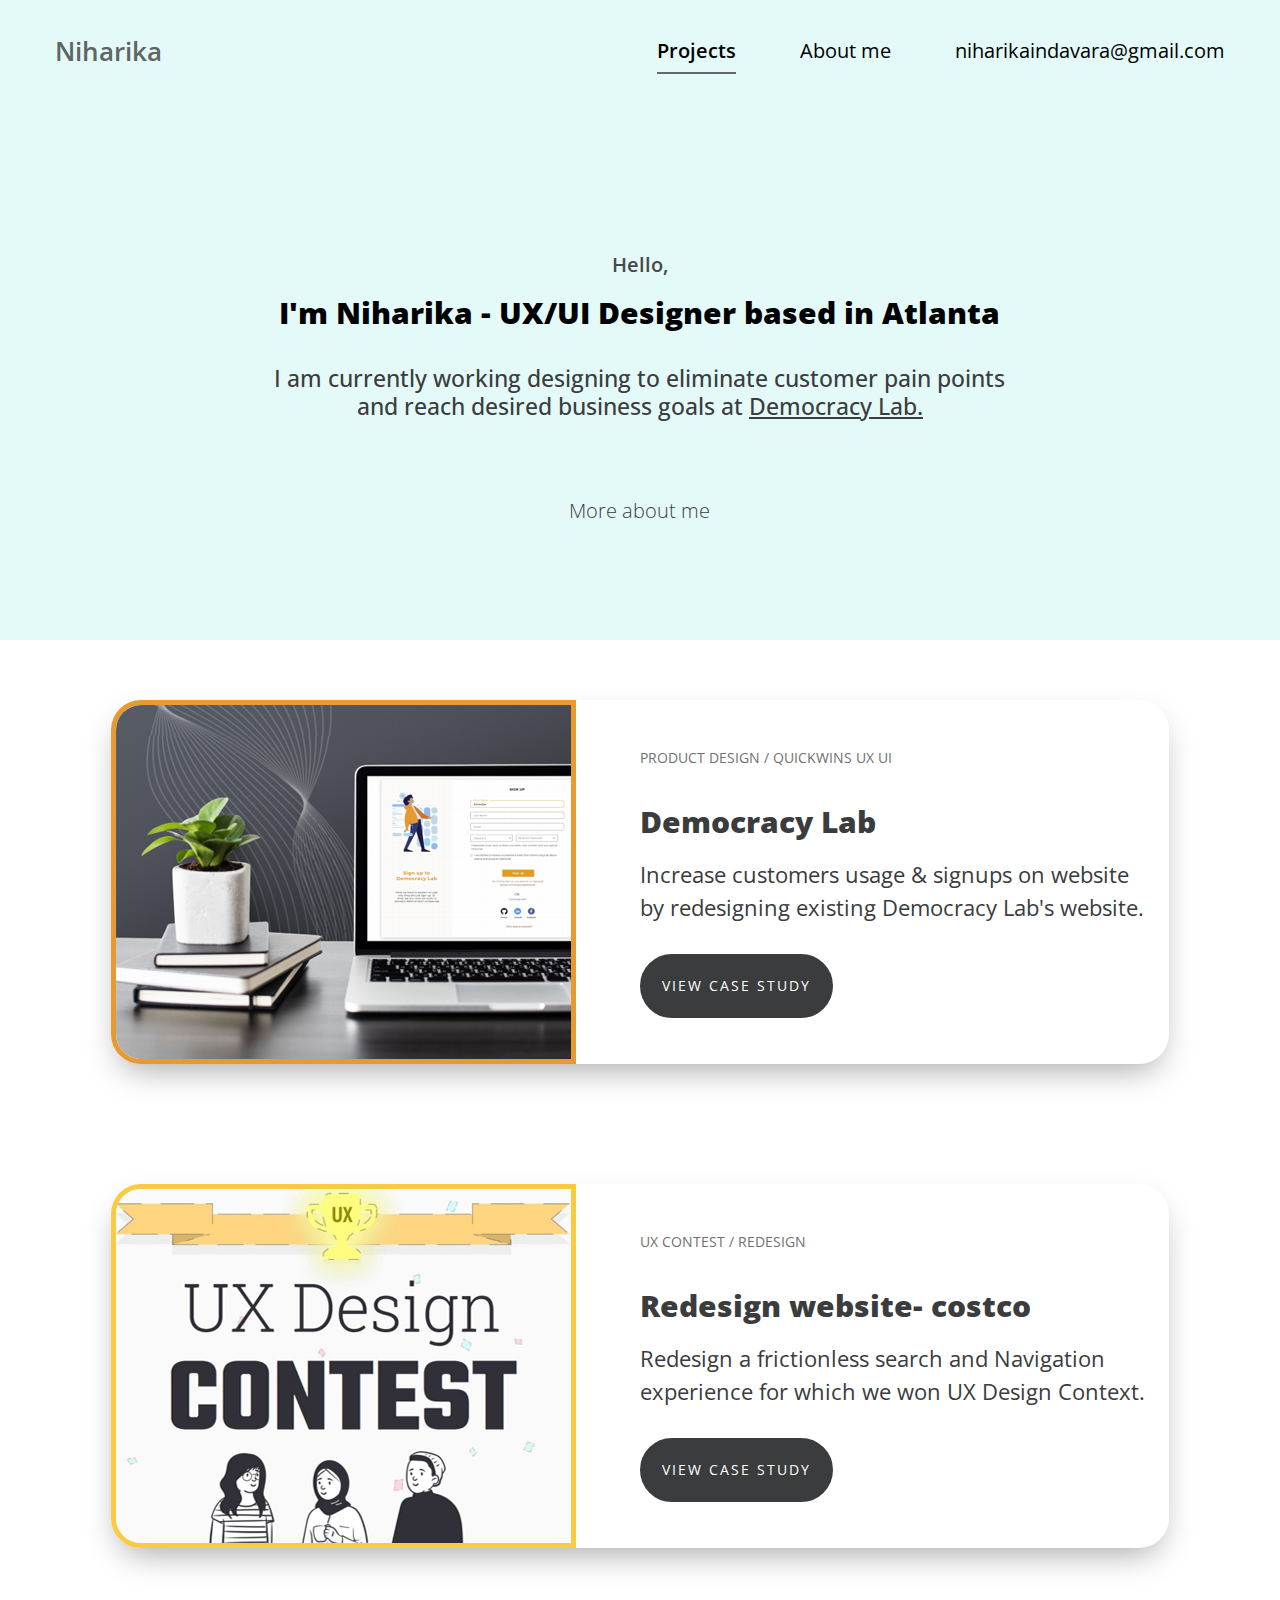
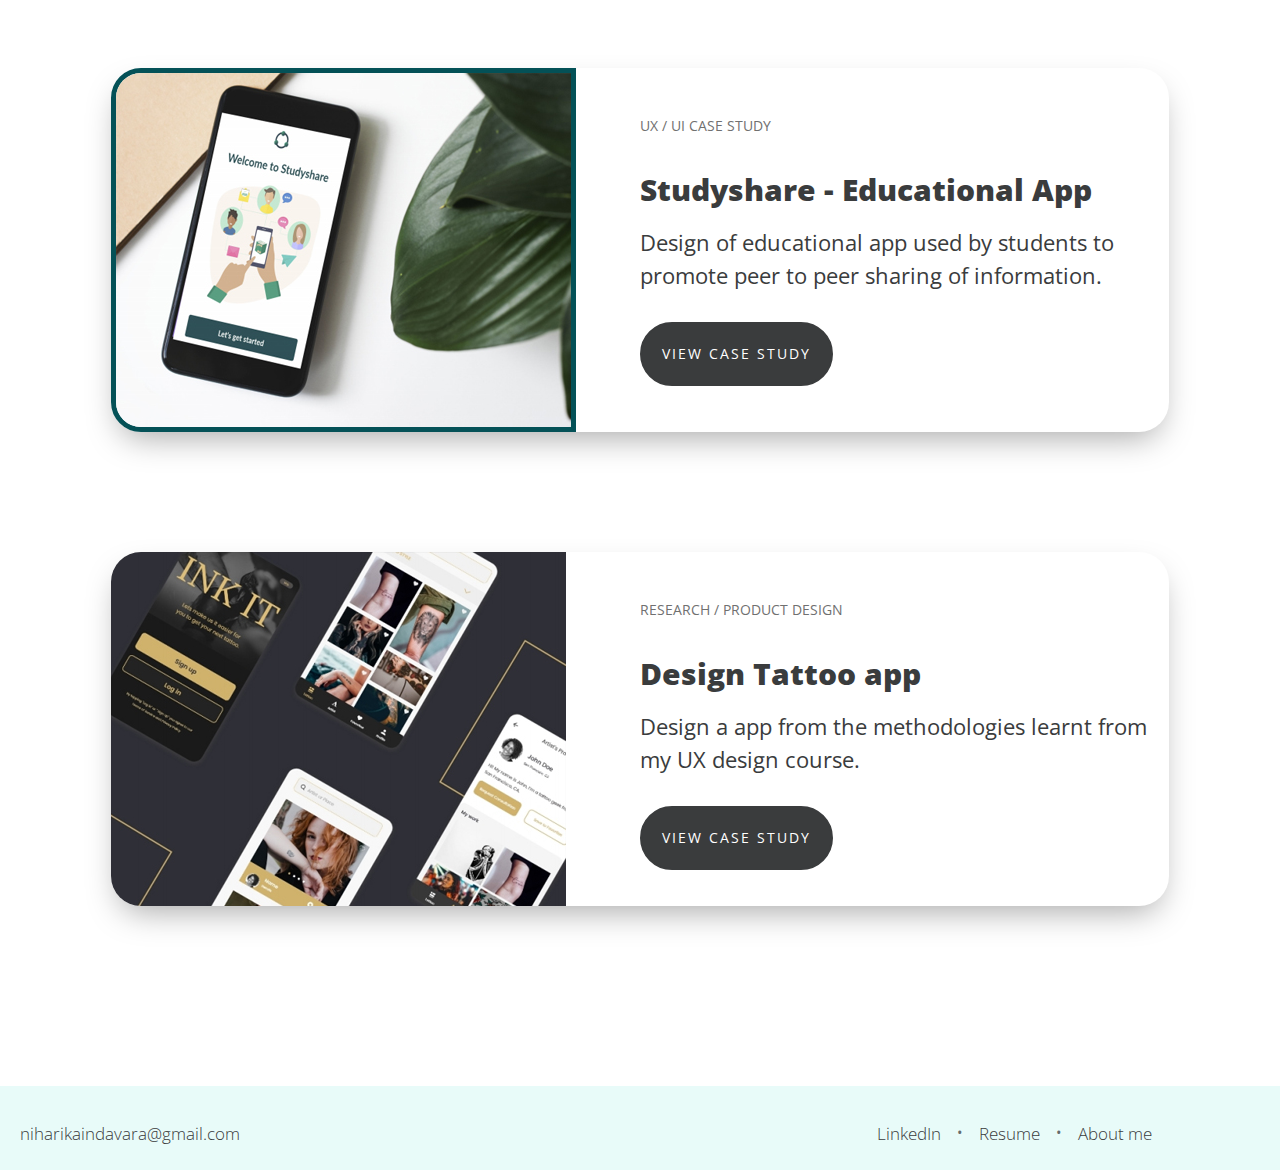
<file: index.html>
<!DOCTYPE HTML>
<html>
	<head>
	<meta charset="utf-8">
	<meta http-equiv="X-UA-Compatible" content="IE=edge">
	<title>Niharika Indavara</title>
	<meta name="viewport" content="width=device-width, initial-scale=1">
	<meta name="description" content="Niharika Indavara" />
	<meta name="keywords" content="Niharika Indavara" />
	<meta name="author" content="Niharika Indavara" />

	

	<link href="https://fonts.googleapis.com/css2?family=Open+Sans:wght@300;400;600;700;800&display=swap" rel="stylesheet">
	<link rel="shortcut icon" href="favicon.ico" />
	<link rel="stylesheet" href="css/animate.css">
	<link rel="stylesheet" href="css/icomoon.css">
	<link rel="stylesheet" href="css/bootstrap.css">
	<link rel="stylesheet" href="css/style.css">

	<!-- Modernizr JS -->
	<script src="js/modernizr-2.6.2.min.js"></script>
	<!-- FOR IE9 below -->
	<!--[if lt IE 9]>
	<script src="js/respond.min.js"></script>
	<![endif]-->

    <script src="js/jquery.min.js"></script>
    
	<script src="js/script.js"></script>
    
	</head>
	<body>
		
	<div class="loader"></div>
	<div id="page">
	
	<nav class="nav" role="navigation">
		<div class="top-menu">
			<div class="container-fluid">
				<div class="row">
					<div class="col-xs-2">
						<div id="logo"><a href="index.html">Niharika</a></div>
					</div>
					<div class="col-xs-10 text-right menu-1">
						<ul>
							<li class="active"><a href="#about-us"><span>Projects</span></a></li>
							<li><a href="about-me.html"><span>About me</span></a></li>
							<li><a href="mailto:niharikaindavara@gmail.com"><span>niharikaindavara@gmail.com</span></a></li>
							
						</ul>
					</div>
				</div>
				
			</div>
		</div>
	</nav>
  
  
	
	<aside id="hero">
	<div class="container">
		<div class="row">
		  <div class="col-md-10 col-md-offset-1 col-xs-12 col-xs-offset-0 slider-text text-center">
				
					<h2 class="text-center">Hello,</h2>
					<h3  class="text-center">I'm Niharika - UX/UI Designer based in Atlanta</h3>
					<h1  class="text-center">I am currently working designing to eliminate customer pain points<br>
and reach desired business goals at <u>Democracy Lab.</u></h1>
			  <a href="about-me.html" class="text-center"><span>More about me</span></a>			  </div>
					
			</div>
			</div>
	</aside>
	
	
	<div id="about-us">
		<div class="container">
			
			<div class="row row-padded-mb">
				<div class="col-md-10 col-md-offset-1 col-xs-12 col-xs-offset-0 obox">
				
				<div class="col-md-6 col-md-offset-0 col-xs-12 col-xs-offset-0" style="padding:0;margin:0">
					<img src="images/case-study-04.jpg" class="img-responsive img-cs" style="border-top-left-radius: 30px;
border-bottom-left-radius: 30px;
border:5px solid #e79a32;">
					</div>
					
				<div class="col-md-6 col-md-offset-0 col-xs-12 col-xs-offset-0" style="padding:0;margin:0">
				<div class="ibox">
					<h3>PRODUCT DESIGN / QUICKWINS UX UI</h3>
					<h2>Democracy Lab</h2>
					<p>Increase customers usage &
signups on  website by redesigning existing
Democracy Lab's website.</p>
					<a href="democracy-lab.html" class="btn btn-primary text-center">View Case Study</a>
					</div>
					
					</div>	
					
					
				</div>
				
				
			</div>
			
			
			
			
			<div class="row row-padded-mb">
				<div class="col-md-10 col-md-offset-1 col-xs-12 col-xs-offset-0 obox">
				
				<div class="col-md-6 col-md-offset-0 col-xs-12 col-xs-offset-0" style="padding:0;margin:0">
					<img src="images/case-study-01.jpg" class="img-responsive img-cs" style="border-top-left-radius: 30px;
border-bottom-left-radius: 30px;
border:5px solid #f9cb42;">
					</div>
					
				<div class="col-md-6 col-md-offset-0 col-xs-12 col-xs-offset-0" style="padding:0;margin:0">
				<div class="ibox">
					<h3>UX CONTEST / REDESIGN</h3>
					<h2>Redesign website- costco</h2>
					<p>Redesign a frictionless search and Navigation experience for which we won UX Design Context.</p>
					<a href="ux-design-contest.html" class="btn btn-primary text-center">View Case Study</a>
					</div>
					
					</div>	
					
					
				</div>
				
				
			</div>
			
			
			
			
			
			
			
			<div class="row row-padded-mb">
				<div class="col-md-10 col-md-offset-1 col-xs-12 col-xs-offset-0 obox">
				
				<div class="col-md-6 col-md-offset-0 col-xs-12 col-xs-offset-0" style="padding:0;margin:0">
					<img src="images/case-study-03.jpg" class="img-responsive img-cs" style="border-top-left-radius: 30px;
border-bottom-left-radius: 30px;
border:5px solid #045157;">
					</div>
					
				<div class="col-md-6 col-md-offset-0 col-xs-12 col-xs-offset-0" style="padding:0;margin:0">
					<div class="ibox">
					<h3>UX / UI CASE STUDY</h3>
					<h2>Studyshare - Educational App</h2>
					<p>Design of  educational app used by students to promote peer to peer sharing of information.</p>
					<a href="studyshare.html" class="btn btn-primary text-center">View Case Study</a>
					</div>
					</div>	
					
					
				</div>
				
				
			</div>
			
			
			
			<div class="row row-padded-mb">
				<div class="col-md-10 col-md-offset-1 col-xs-12 col-xs-offset-0 obox">
				
				<div class="col-md-6 col-md-offset-0 col-xs-12 col-xs-offset-0" style="padding:0;margin:0">
					<img src="images/case-study-02.jpg" class="img-responsive img-cs" style="border-top-left-radius: 30px;
border-bottom-left-radius: 30px;
border:0px solid #e79a32;">
					</div>
					
				<div class="col-md-6 col-md-offset-0 col-xs-12 col-xs-offset-0" style="padding:0;margin:0">
					<div class="ibox">
					<h3>RESEARCH / PRODUCT DESIGN</h3>
					<h2>Design Tattoo app</h2>
					<p>Design a app from the methodologies learnt from my UX design course.</p>
					<a href="projects.html" class="btn btn-primary text-center">View Case Study</a>
					</div>
					</div>	
					
					
				</div>
				
				
			</div>
			
		</div>
	</div>
	
	

	

	<footer id="fh5co-footer" role="contentinfo">
		
		<div class="container">
			<div class="row">
				<div class="col-md-8 col-xs-12 fh5co-widget">
					<a href="mailto:niharikaindavara@gmail.com">niharikaindavara@gmail.com</a>
					
				</div>
				<div class="col-md-4 col-xs-12 fh5co-widget">
					<a href="https://www.linkedin.com/in/niharika-indavara-3b3472104/" target="_blank"><span>LinkedIn</span></a> &#8226; <a href="#"><span>Resume</span></a> &#8226; <a href="about-me.html"><span>About me</span></a>
				</div>
			</div>
			

		</div>
	</footer>
	</div>

<div class="gototop js-top">
		<a href="#page" class="js-gotop"><i class="icon-arrow-up"></i></a>
	</div>
	
	<!-- jQuery -->
    <script src="js/bootstrap.min.js"></script>
	<script src="js/jquery.easing.1.3.js"></script>
	<script src="js/jquery.waypoints.min.js"></script>
	<script src="js/jquery.stellar.min.js"></script>
	<script src="js/main.js"></script>
	
	</body>
</html>
</file>
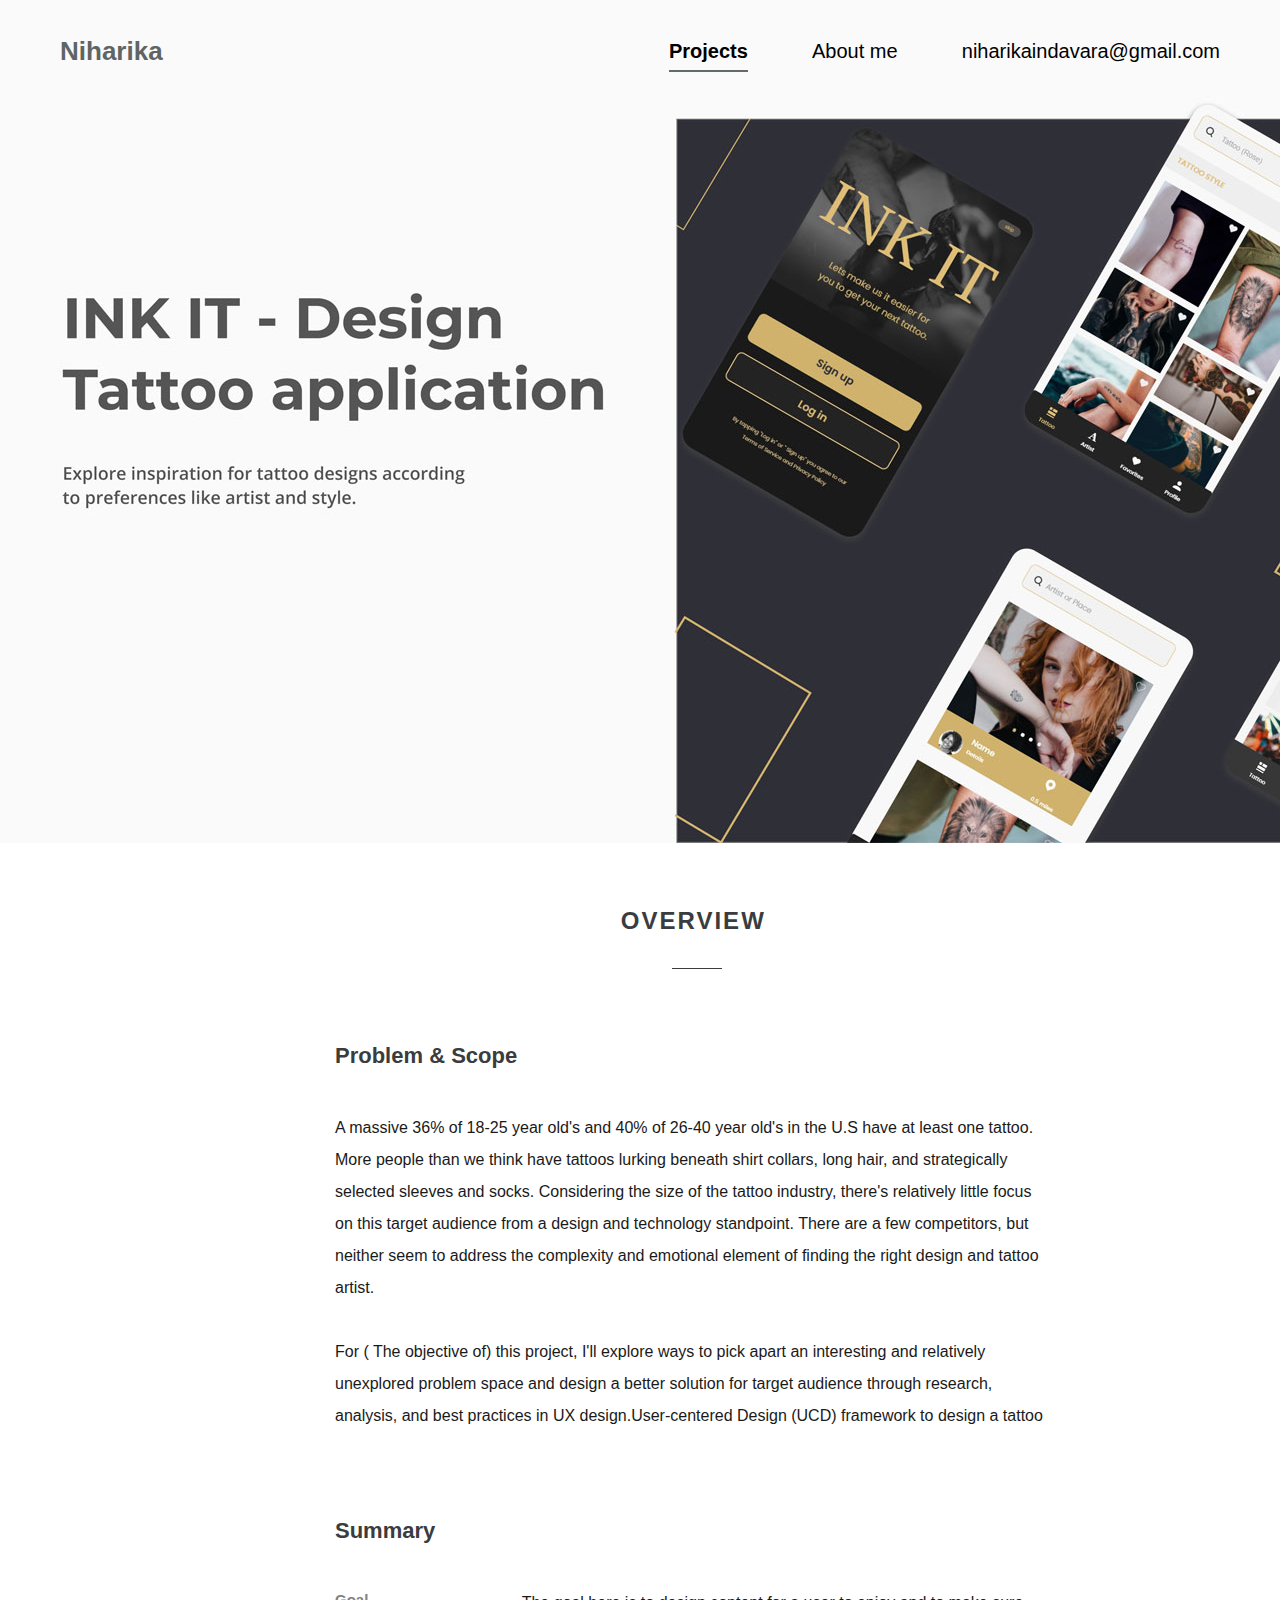
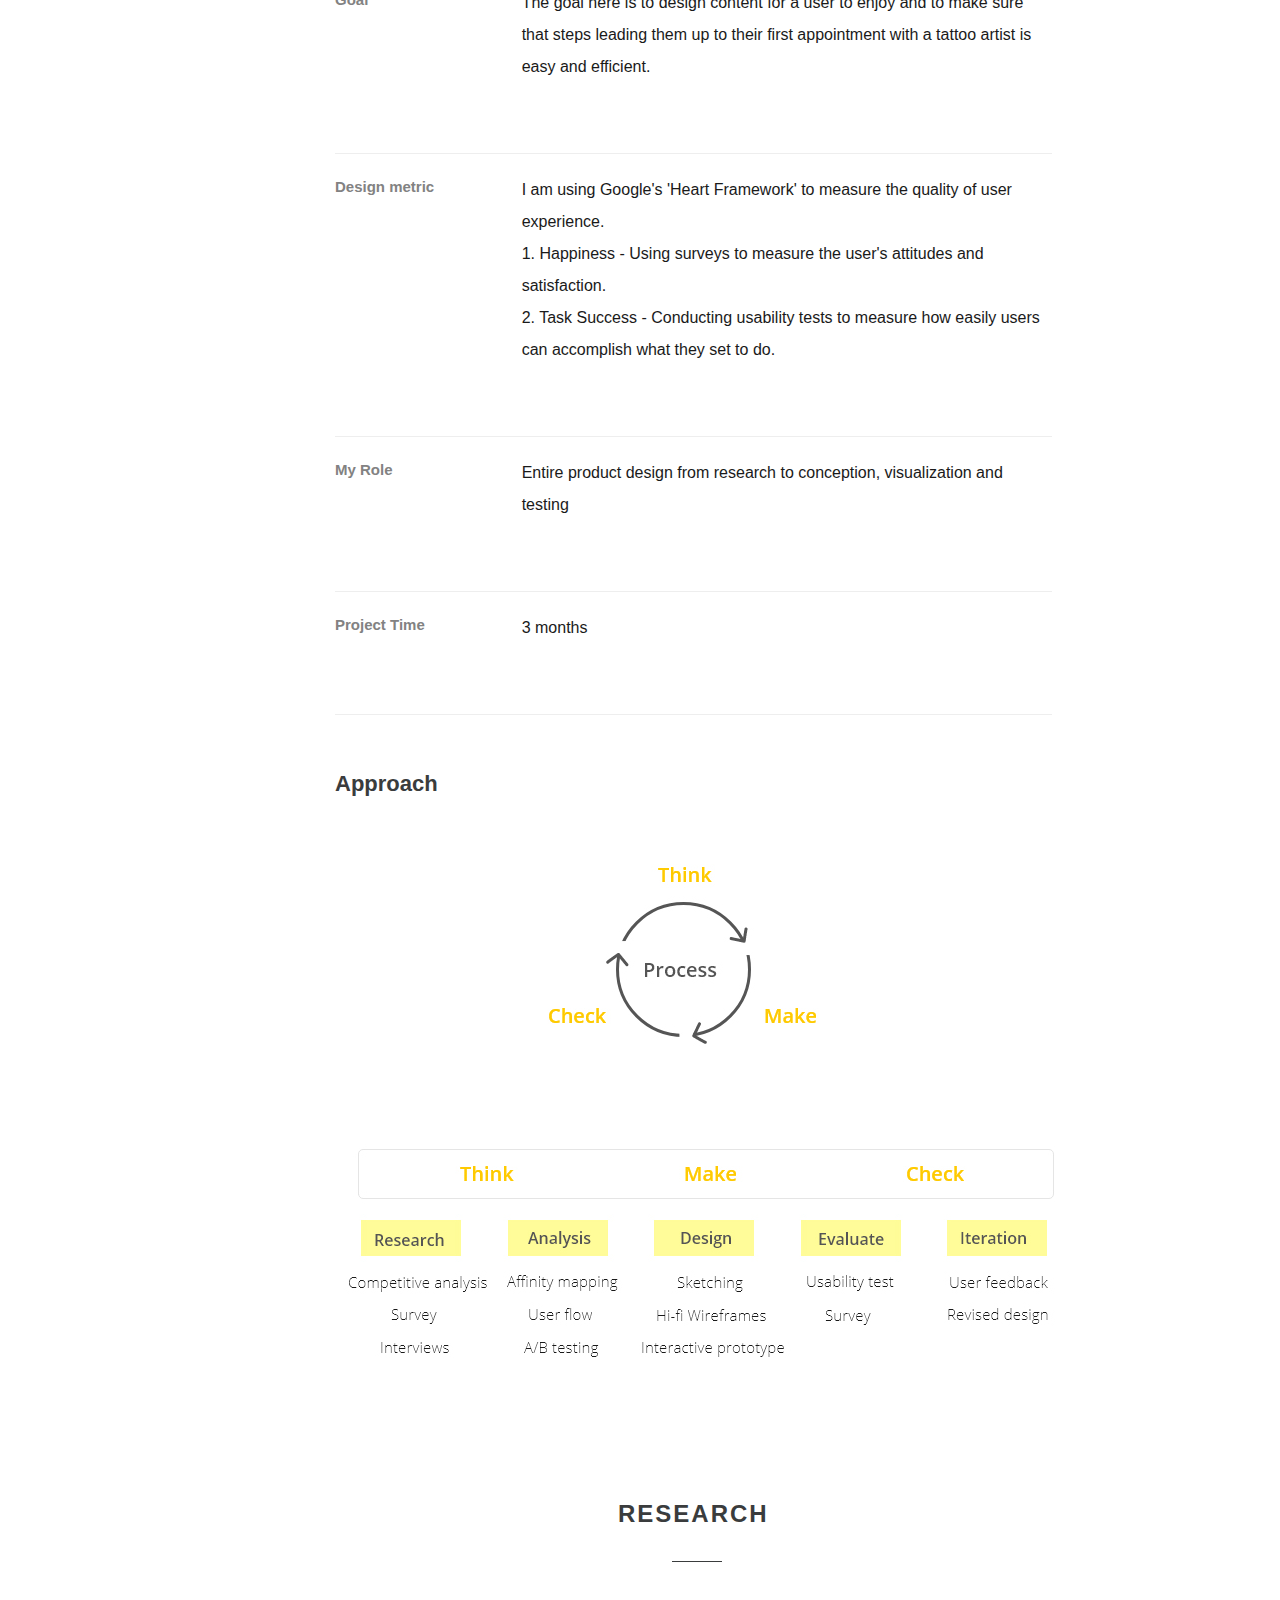
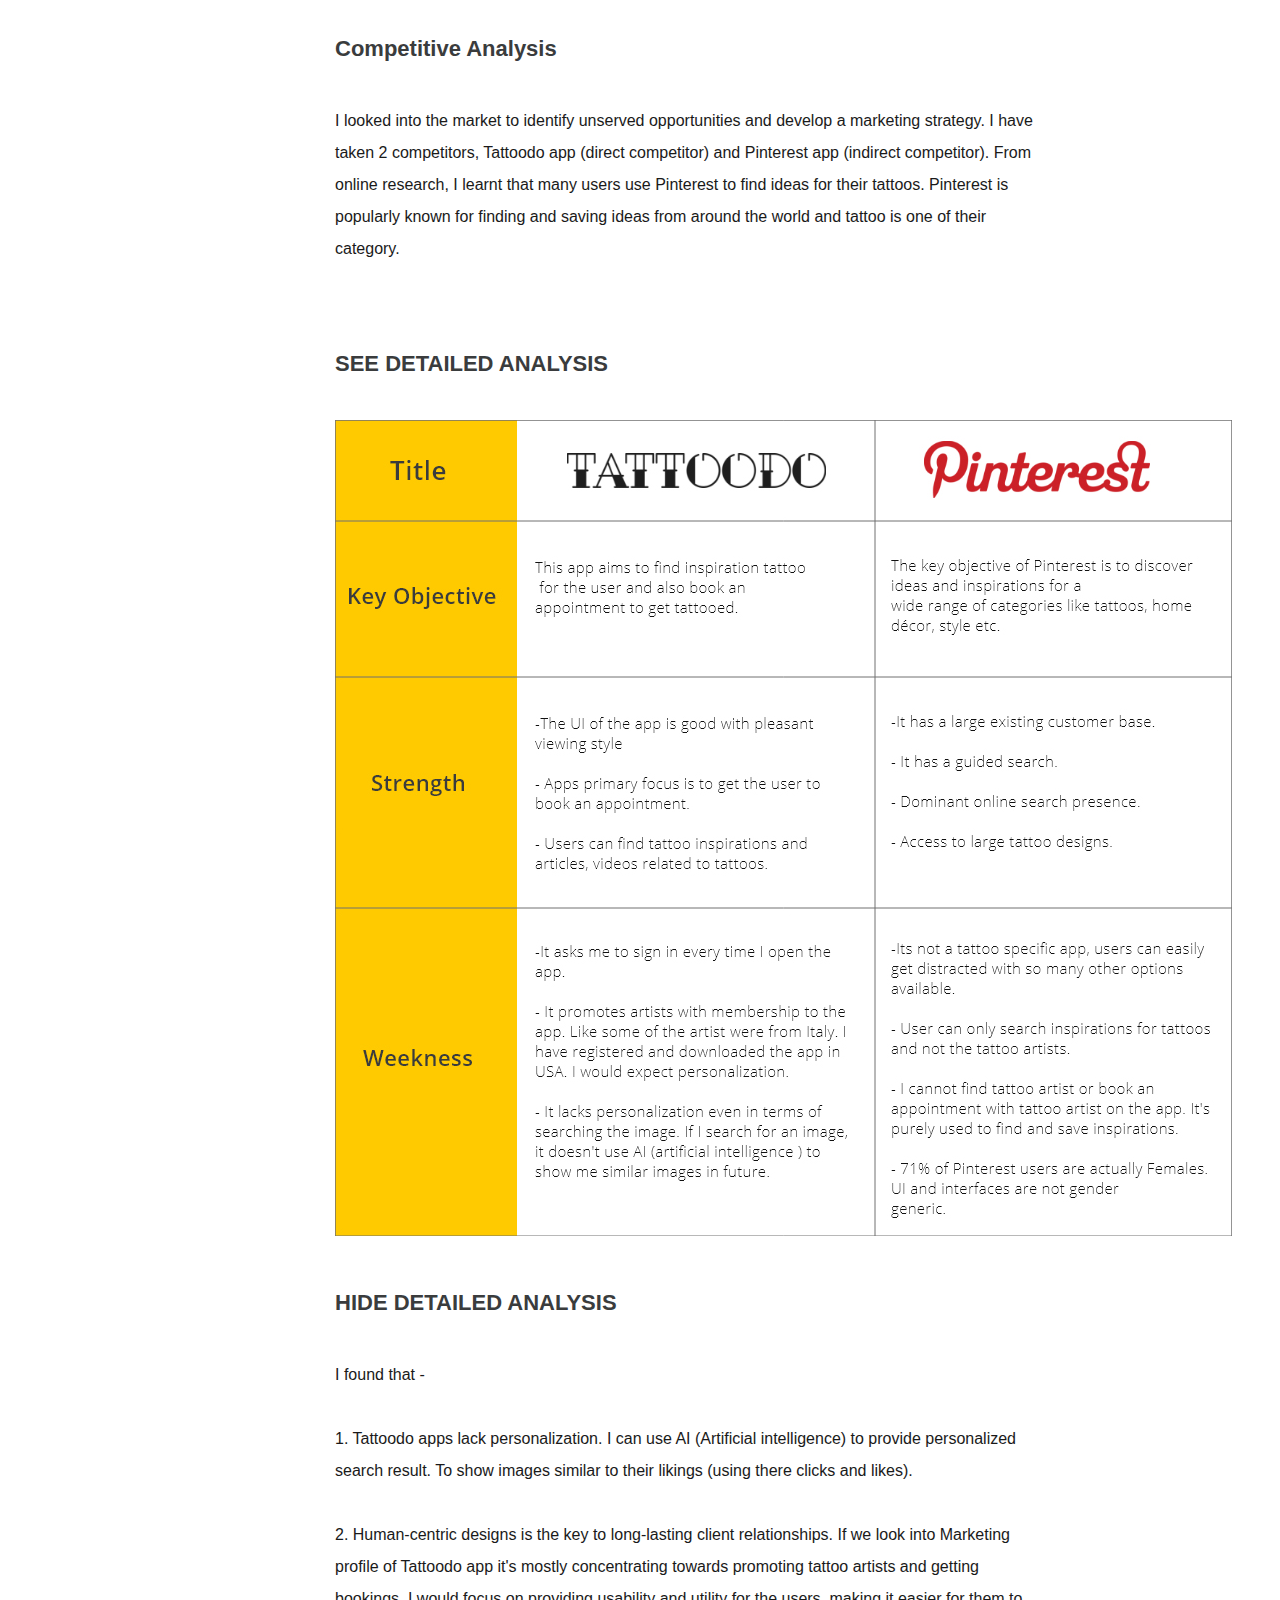
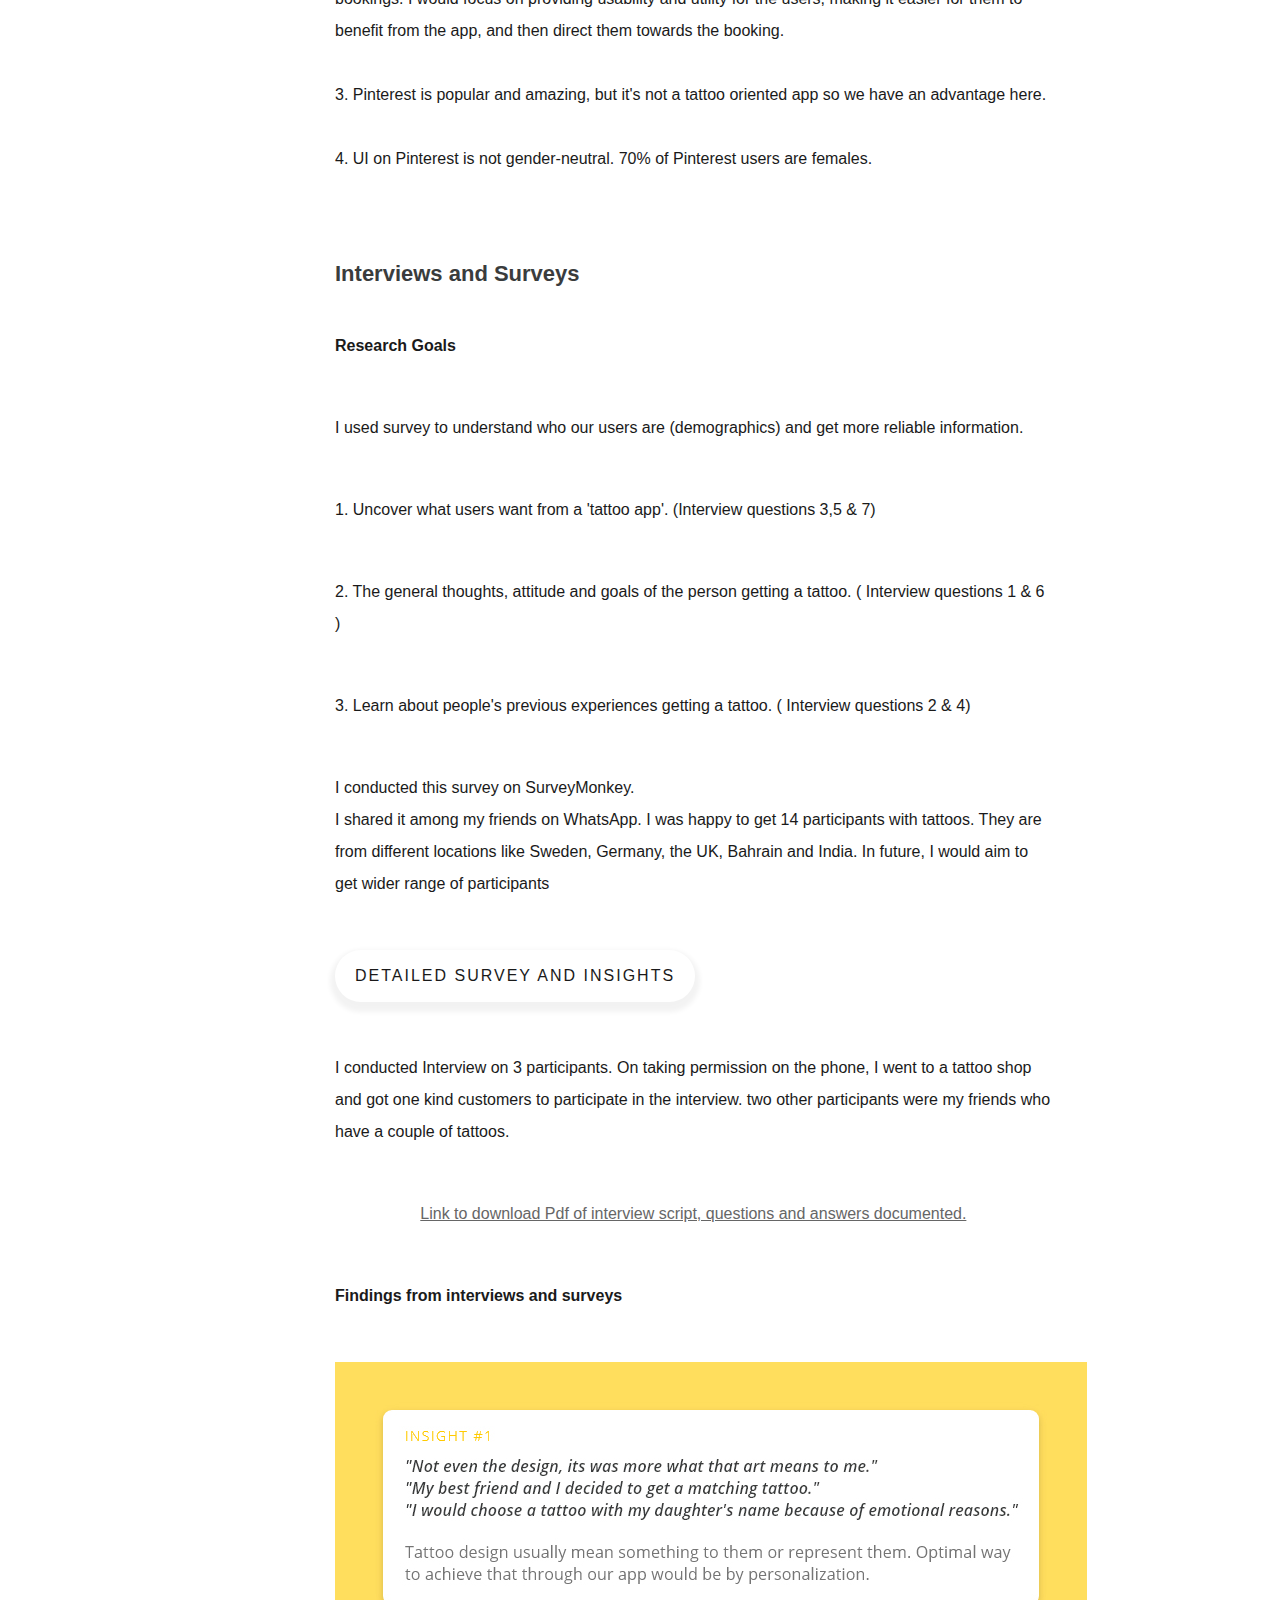
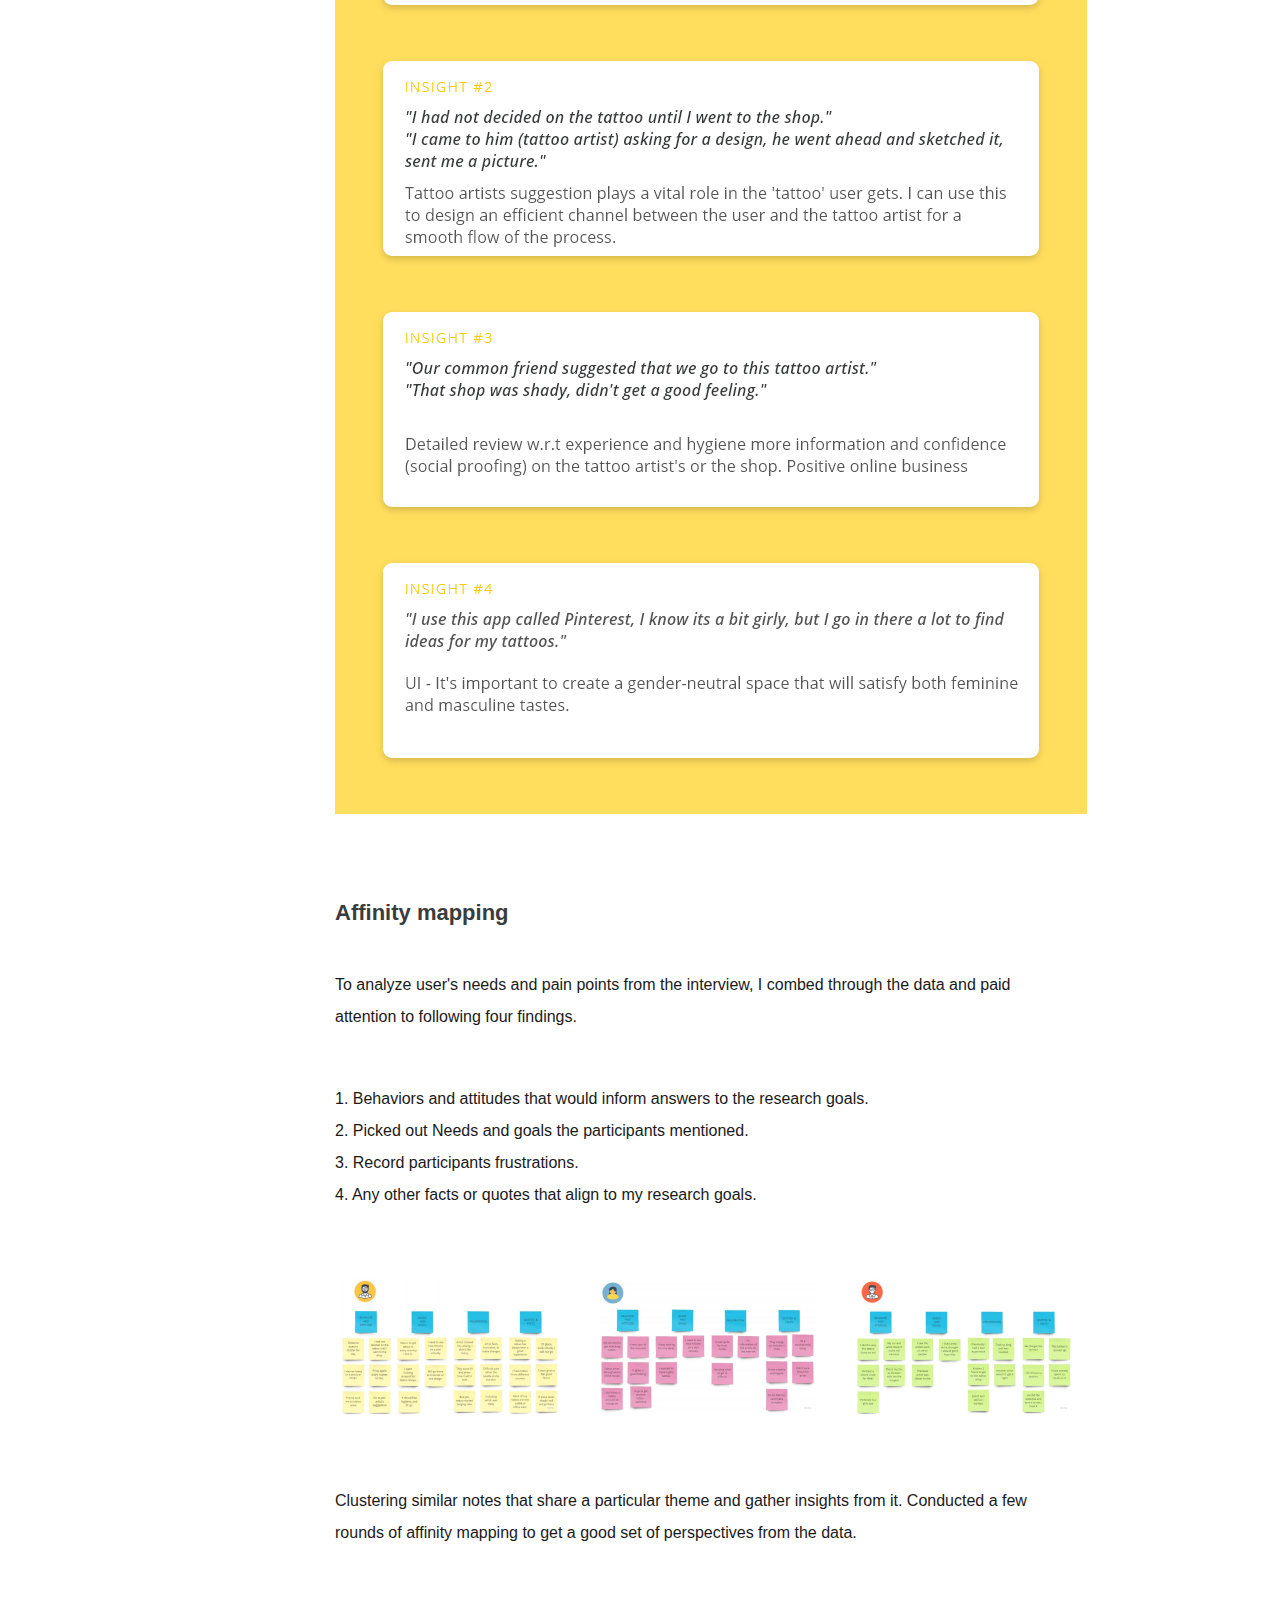
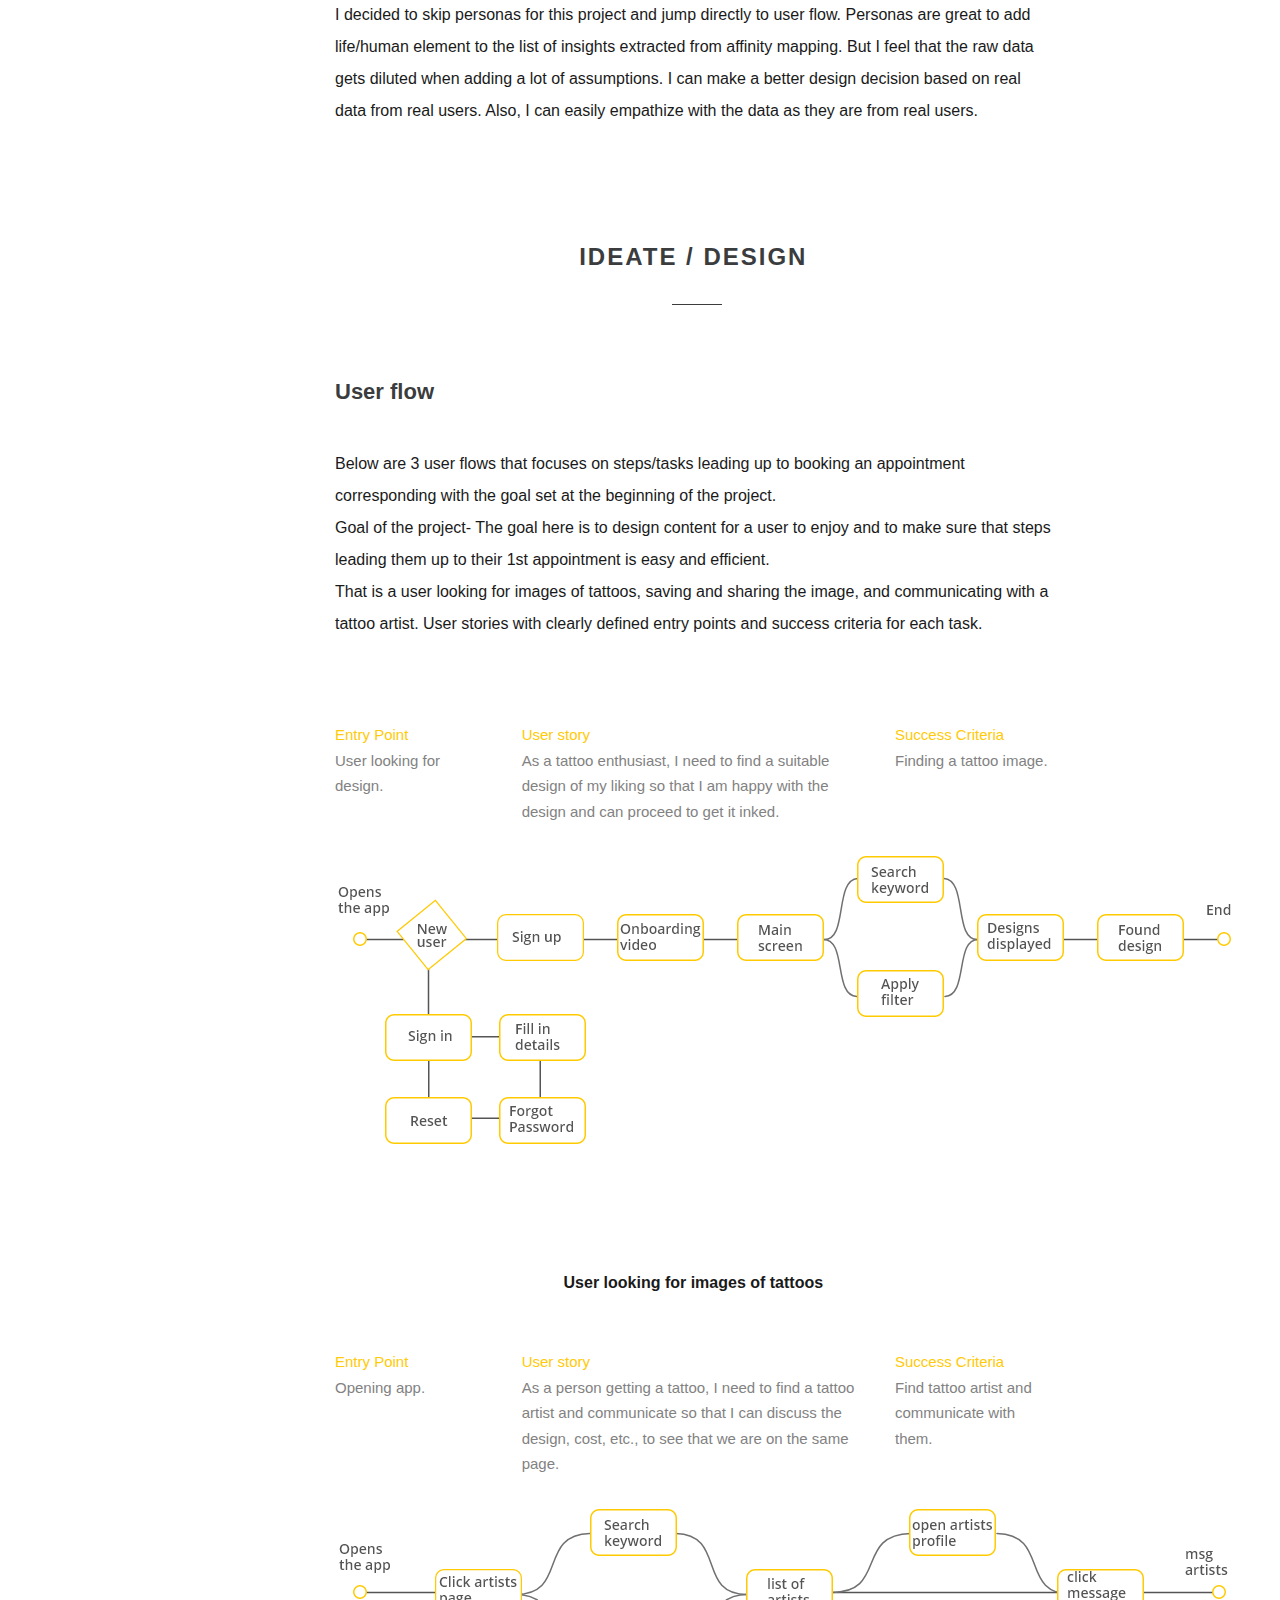
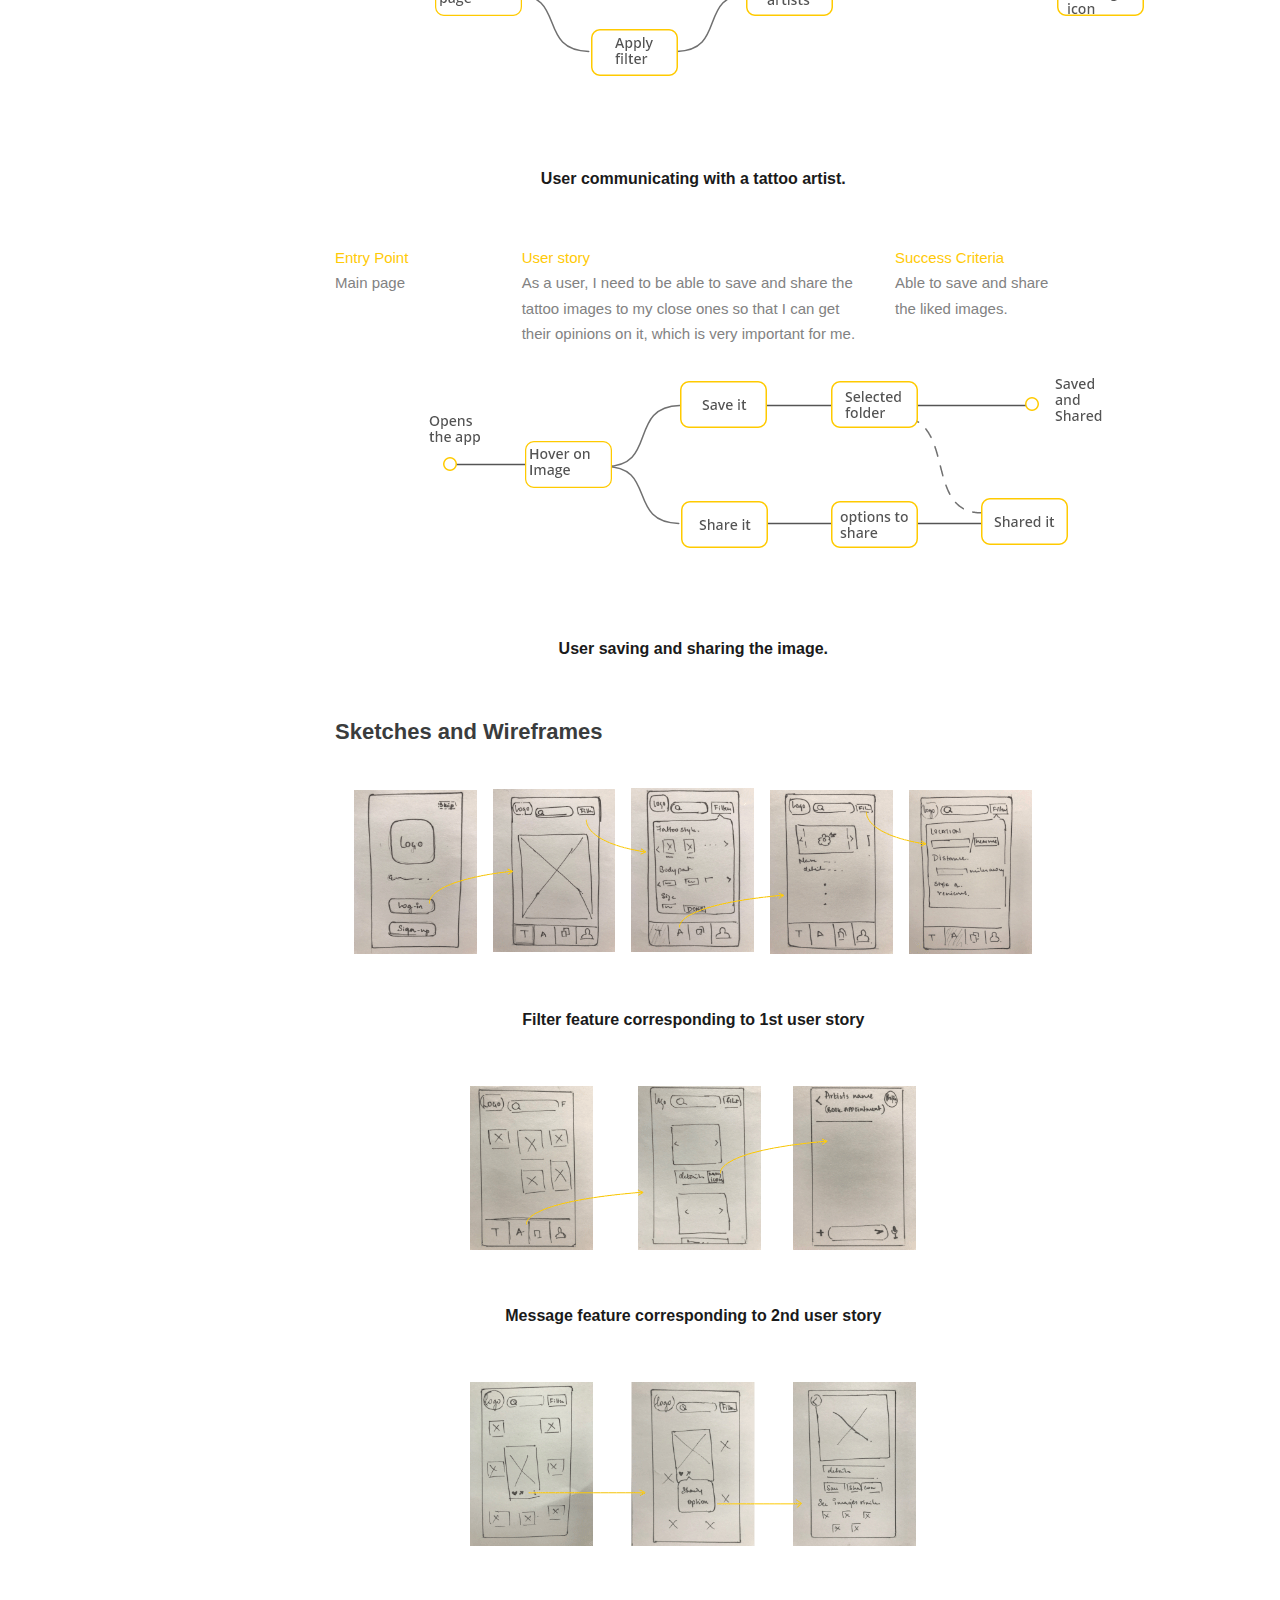
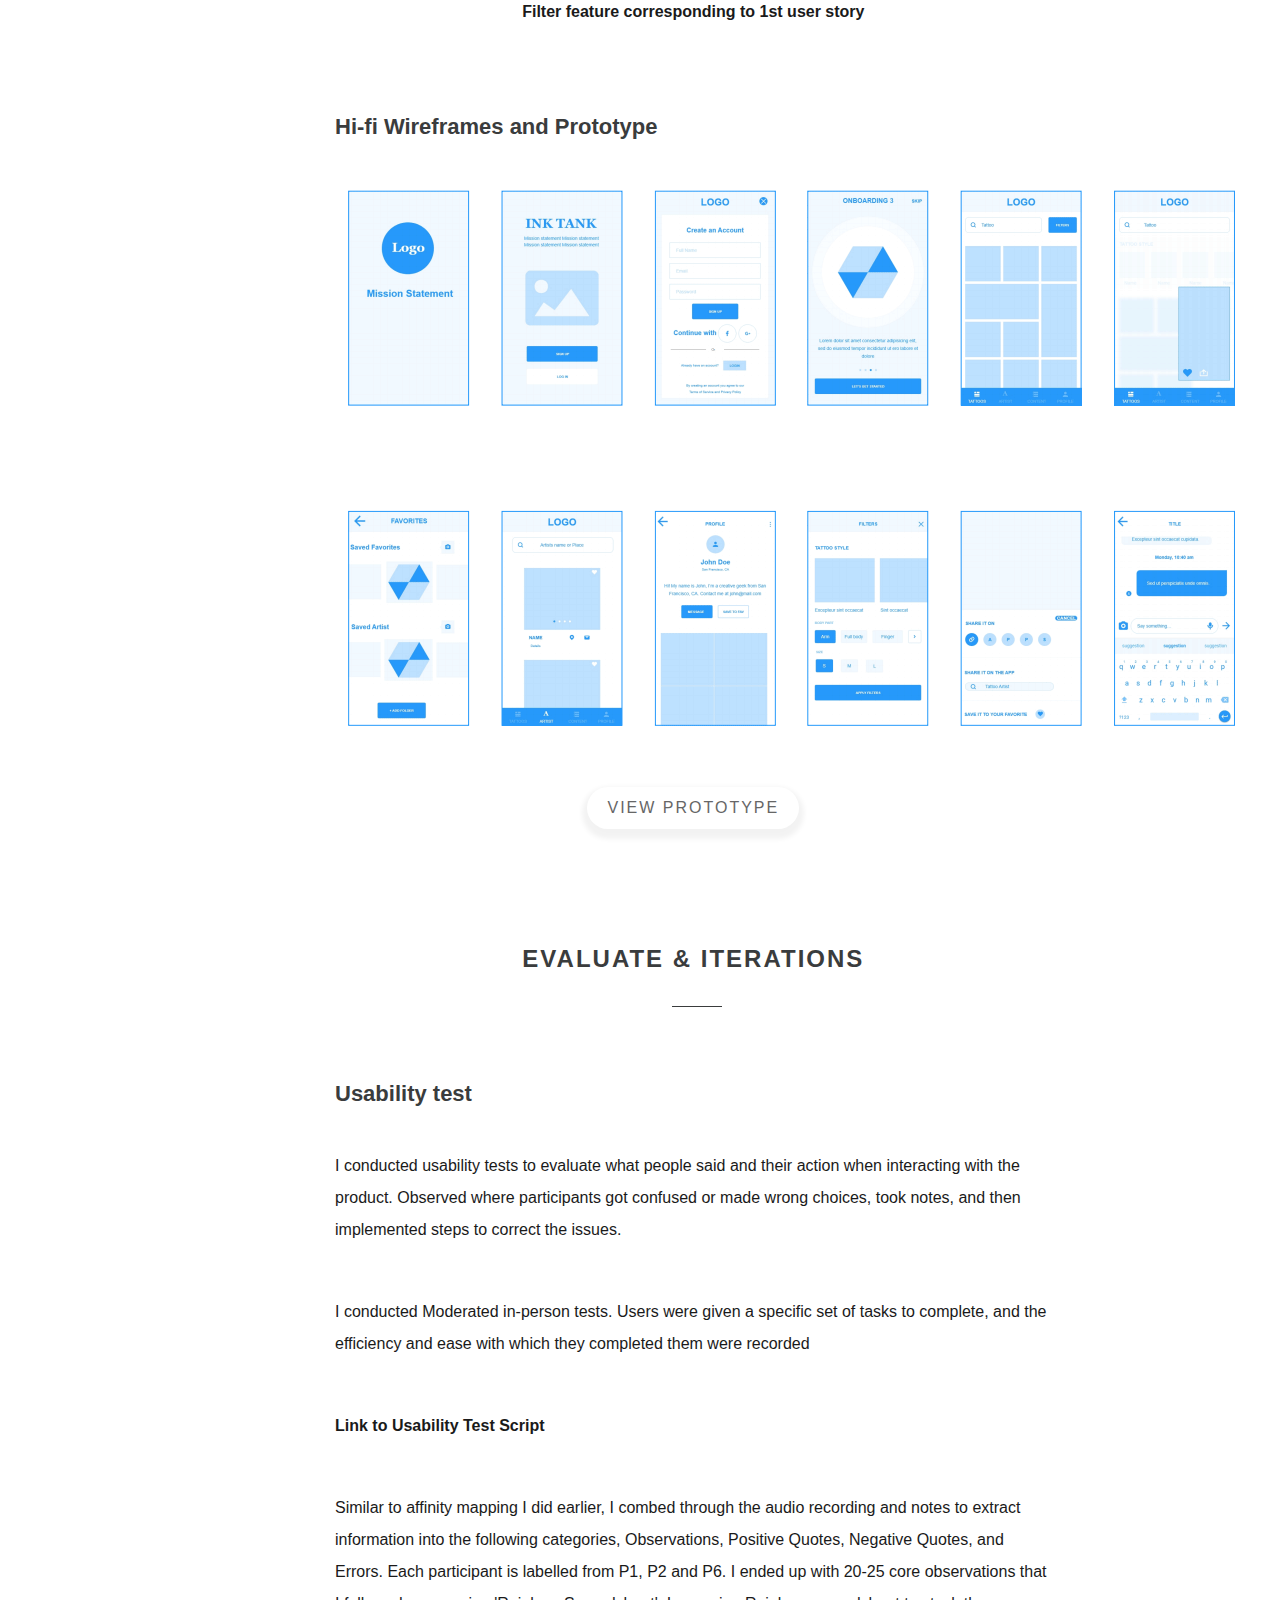
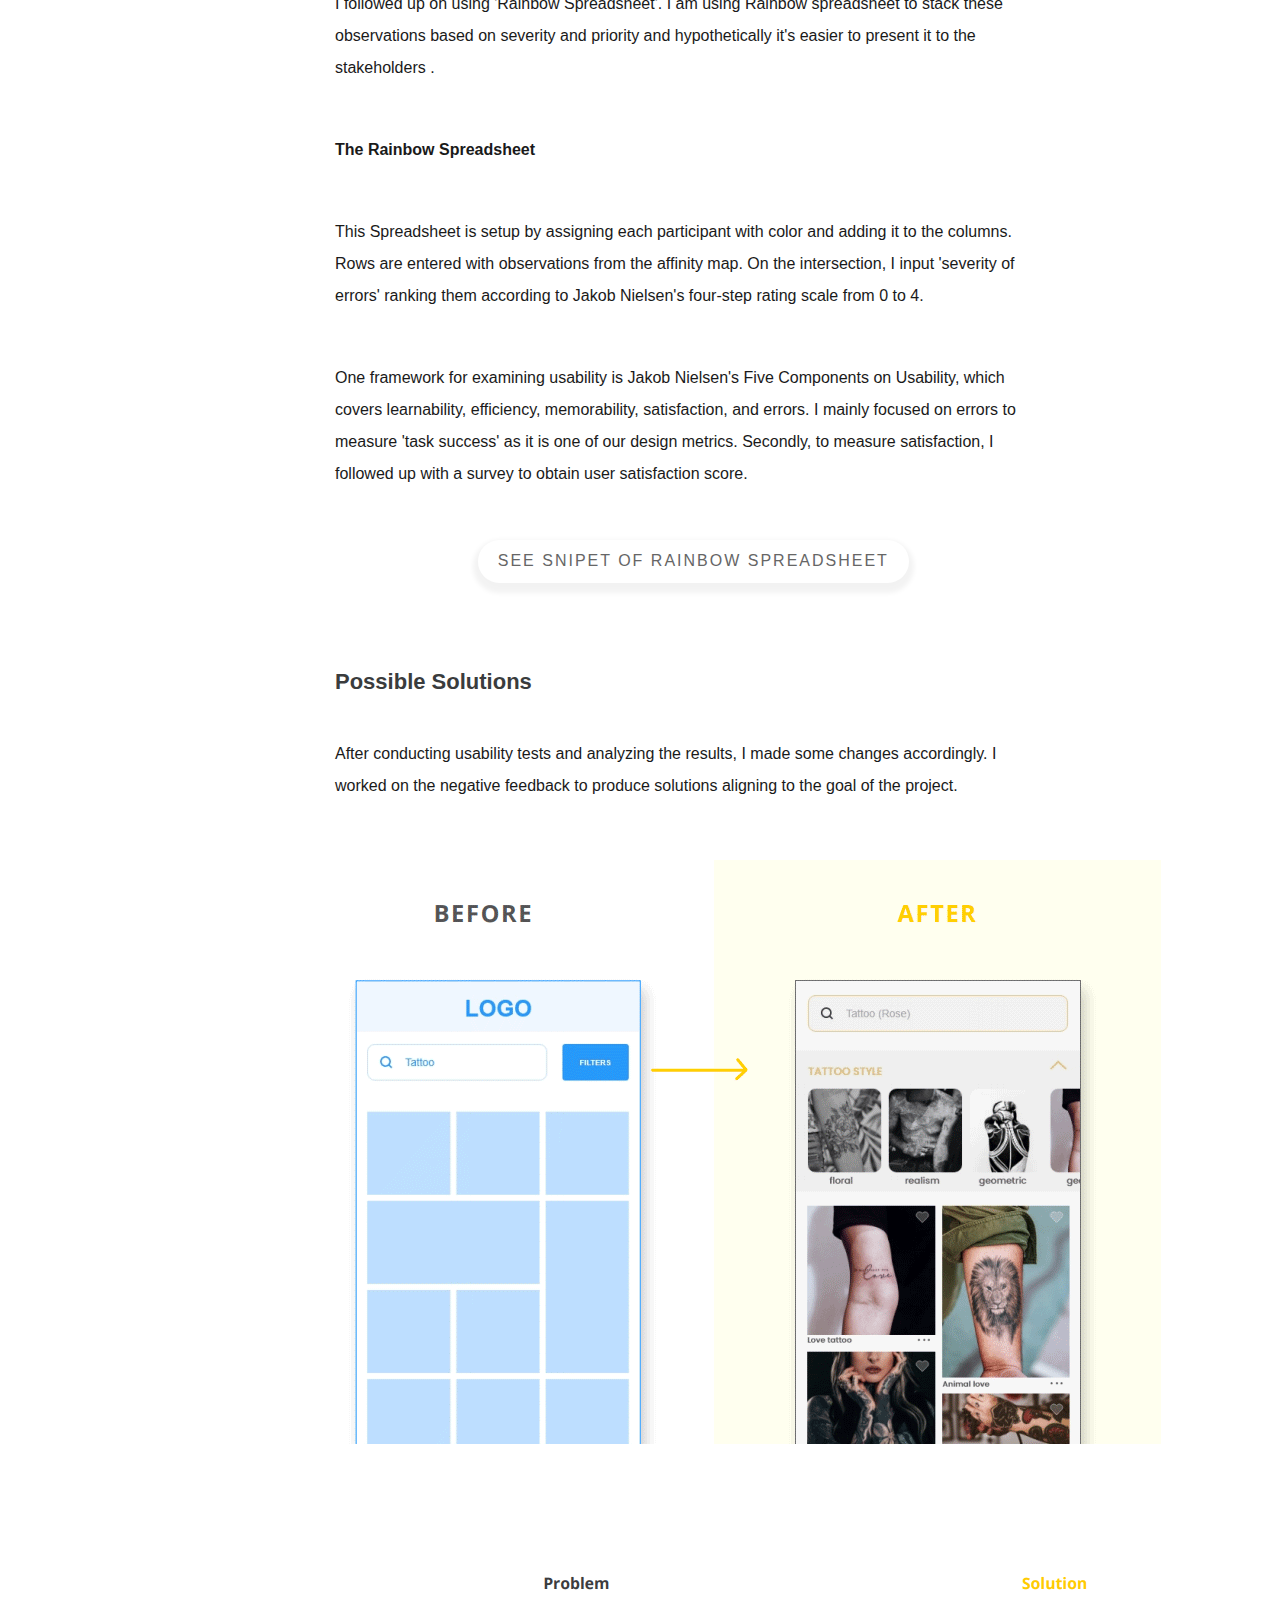
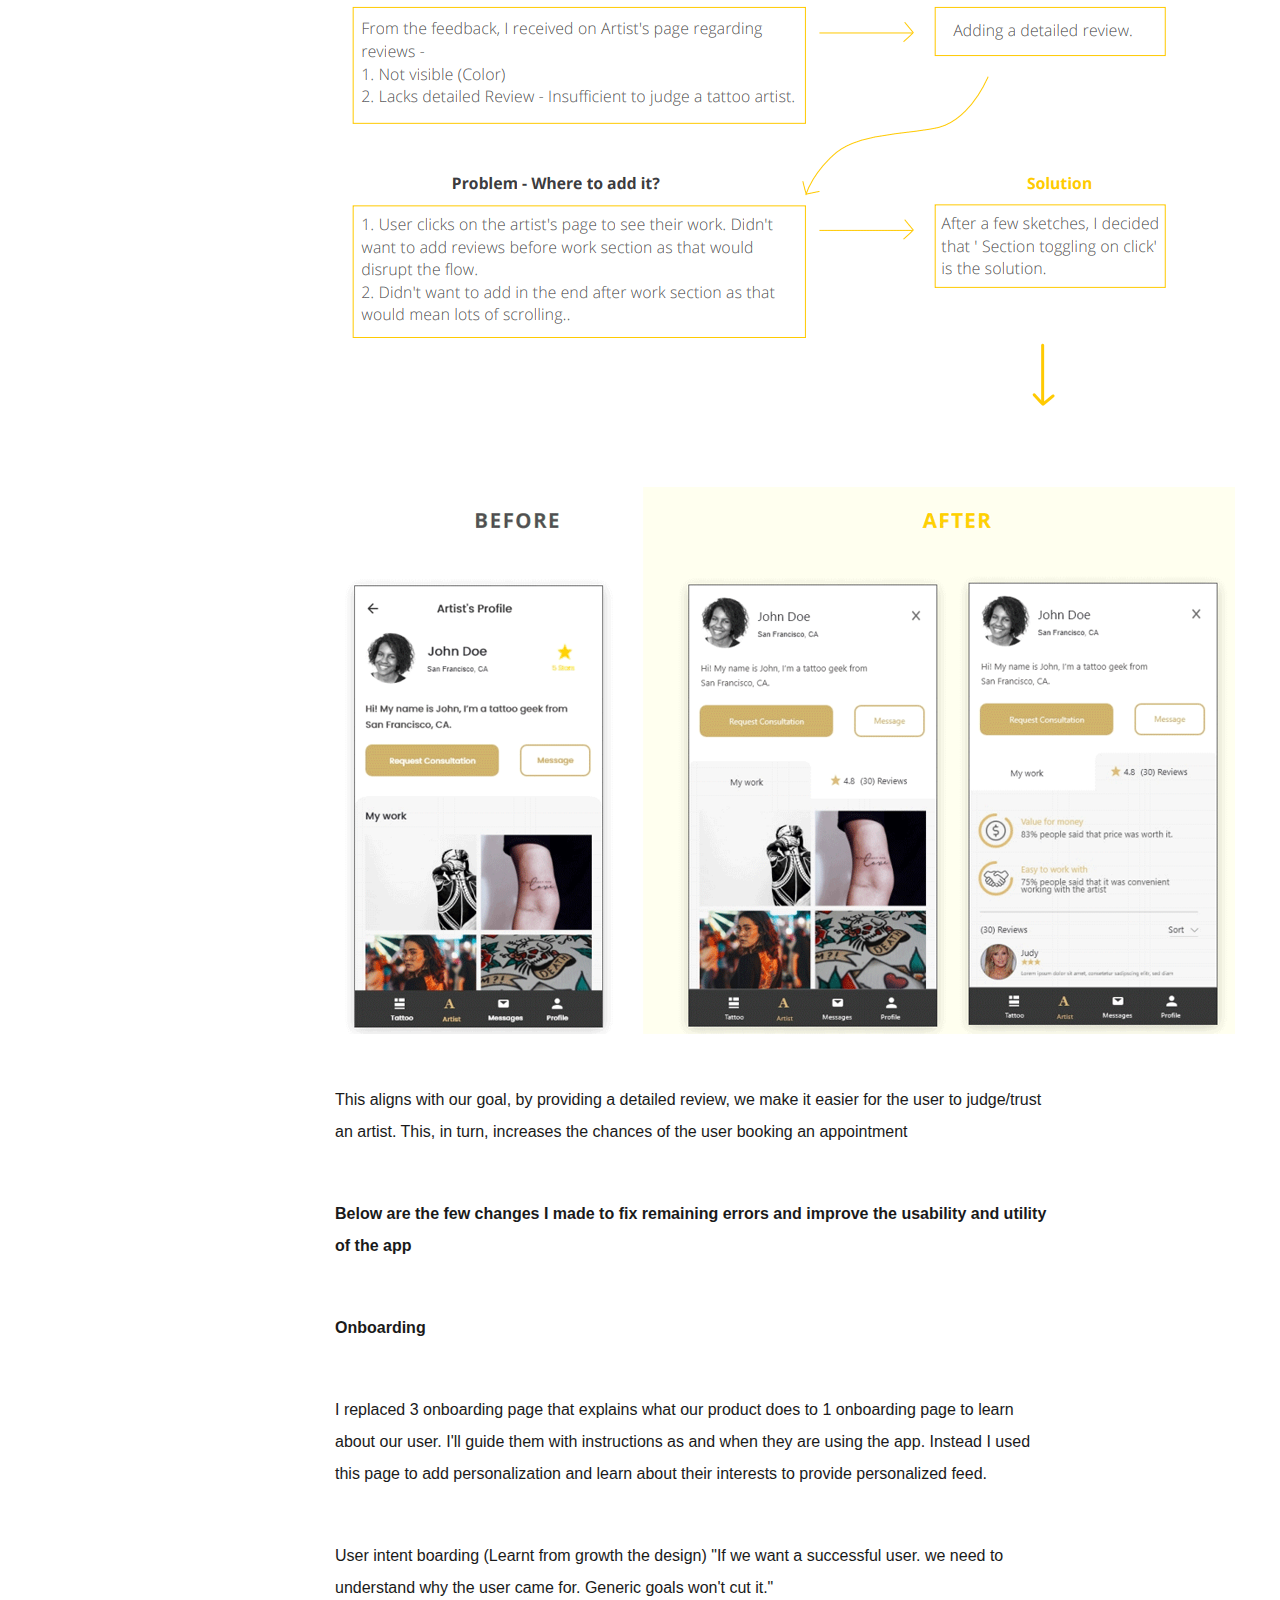
<file: 1.html>
<!DOCTYPE HTML>
<html>
	<head>
	<meta charset="utf-8">
	<meta http-equiv="X-UA-Compatible" content="IE=edge">
	<title>Niharika Indavara</title>
	<meta name="viewport" content="width=device-width, initial-scale=1">
	<meta name="description" content="Niharika Indavara" />
	<meta name="keywords" content="Niharika Indavara" />
	<meta name="author" content="Niharika Indavara" />




    
<link href="https://fonts.googleapis.com/css2?family=Poppins:ital,wght@0,300;0,400;0,500;0,600;0,700;0,800;0,900;1,800&display=swap" rel="stylesheet">
	<link rel="shortcut icon" href="favicon.ico" />
	<link rel="stylesheet" href="css/animate.css">
	<link rel="stylesheet" href="css/icomoon.css">
	<link rel="stylesheet" href="css/bootstrap.css">
	<link rel="stylesheet" href="css/style.css">

	<!-- Modernizr JS -->
	<script src="js/modernizr-2.6.2.min.js"></script>
	<!-- FOR IE9 below -->
	<!--[if lt IE 9]>
	<script src="js/respond.min.js"></script>
	<![endif]-->
	
	<script src="js/jquery.min.js"></script>
    
	<script src="js/script.js"></script>
	
  </head>

  <body>
  <div class="loader"></div>
  <div id="page">
  
    
    <nav class="nav" role="navigation">
		<div class="top-menu" style="background-color:#fafafa;">
			<div class="container">
				<div class="row">
					<div class="col-xs-2">
						<div id="logo"><a href="index.html">Niharika</a></div>
					</div>
					<div class="col-xs-10 text-right menu-1">
						<ul>
							<li class="active"><a href="projects.html"><span>Projects</span></a></li>
							<li><a href="#"><span>About me</span></a></li>
							<li><a href="#"><span>niharikaindavara@gmail.com</span></a></li>
							
						</ul>
					</div>
				</div>
				
			</div>
		</div>
	</nav>
	
	<!--
	<div id="about-us">
		<div class="container">
		<img src="images/case-study-02-1.jpg" class="img-responsive">
		</div>
	</div>	
	-->
	
	<div class="bg bg-REI" data-aos="fade-up" data-aos-duration="600"><img src="images/case-study-02-1.jpg" class="img-responsive"></div>
       
	
	<div id="project">
		<div class="container-fluid">
			<div class="row row-padded-mb">
				<nav class="col-lg-3 col-md-3 hidden-sm hidden-xs">
          <div class="bs-docs-sidebar" style="background-color:#fff;">
            <ul class="nav nav-stacked"id="sidebar" style="background-color:#fff;">

              <li>
                <a href="#overview">Overview</a>
                <ul class="nav nav-stacked" style="background-color:#fff;">
                  <li><a href="#problem">Problem</a></li>
                  <li><a href="#summary">Summary</a></li>
                  <li><a href="#approach">Approach</a></li>
                </ul>
              </li>

              <li>
                <a href="#research">Research</a>
                <ul class="nav nav-stacked" style="background-color:#fff;">
                  <li><a href="#competitive-analysis">Competitive Analysis</a></li>
                  <li><a href="#interview-and-survey">Interview and Survey</a></li>
                  <li><a href="#affinity-mapping">Affinity Mapping</a></li>
                </ul>
              </li>

              <li>
                <a href="#design">Ideate / Design</a>
                <ul class="nav nav-stacked" style="background-color:#fff;">
                  <li><a href="#user-flow">User flow</a></li>
                  <li><a href="#sketches">Sketches & Wireframes</a></li>
                  <li><a href="#hifi">Hi-fi wireframes & Prototype</a></li>
                </ul>
              </li>

              <li>
                <a href="#evaluation">Evaluation & Iterations</a>
                <ul class="nav nav-stacked" style="background-color:#fff;height:110px;">
                  <li><a href="#usability-test">Usability test</a></li>
                  <li><a href="#rainbow">Rainbow Spreadsheet</a></li>
                  <li><a href="#solution">Solution</a></li>
                  <li><a href="#survey">Survey</a></li>
                </ul>
              </li>

              <li>
                <a href="#prototype">Latest Prototype</a>
              </li>

              <li>
                <a href="#improvements">Future Improvements</a>
              </li>
			  
			  <li>
                <a href="#documentation">Design Documentation</a>
              </li>

            

            </ul>
          </div>
        </nav>
				
				
				
				
				<div class="col-lg-7 col-md-7 col-sm-10 col-xs-12">
         


          	  <section id="overview" class="fh5co-heading-pro">
              <h2>Overview</h2>
              <div id="problem" class="subgroup">
                <h4>Problem & Scope</h4>
                <p><span class="highlight highlight-REI">A massive 36% of 18-25 year old's and 40% of 26-40 year old's in the U.S have at least one tattoo.</span>
More people than we think have tattoos lurking beneath shirt collars, long hair, and strategically
selected sleeves and socks. <span class="highlight highlight-REI">Considering the size of the tattoo industry, there's relatively little focus on
this target audience from a design and technology standpoint.</span> There are a few competitors, but
neither seem to address the complexity and emotional element of finding the right design and tattoo
artist.<br>
<br>

<span class="highlight highlight-REI">For ( The objective of) this project, I'll explore ways to pick apart an interesting and relatively
unexplored problem space and design a better solution for target audience through research,
analysis, and best practices in UX design.</span>User-centered Design (UCD) framework to design a tattoo</</p>
              </div>
			  
			  
			  <div id="summary" class="subgroup">
                <h4>Summary</h4>
               
			   
			   <div class="row">
			   <div class="col-md-3">
			  <strong> Goal </strong>
			   </div>
			   <div class="col-md-9">
			   <p>The goal here is to <span class="highlight highlight-REI">design content for a user to enjoy</span> and to make sure that
steps leading them up to their first <span class="highlight highlight-REI">appointment with a tattoo artist is easy and
efficient.</span></p>
			   </div>
			   </div>
			   <hr>
			   <div class="row">
			   <div class="col-md-3">
			  <strong> Design metric </strong>
			   </div>
			   <div class="col-md-9">
			   <p>I am using Google's 'Heart Framework' to measure the quality of user
experience.<br>
1. <span class="highlight highlight-REI">Happiness</span> - Using surveys to measure the user's attitudes and satisfaction.<br>
2. <span class="highlight highlight-REI">Task Success</span> - Conducting usability tests to measure how easily users can accomplish what they set to do.
</p>
			   </div>
			   </div>
			   
			   <hr>
			   
			   <div class="row">
			   <div class="col-md-3">
			  <strong> My Role </strong>
			   </div>
			   <div class="col-md-9">
			   <p>Entire product design from research to conception, visualization and testing
</p>
			   </div>
			   </div>
			   
			   <hr>
			   
			   <div class="row">
			   <div class="col-md-3">
			  <strong> Project Time </strong>
			   </div>
			   <div class="col-md-9">
			   <p>3 months
</p>
			   </div>
			   </div>
			   
			   <hr>
              </div>
			  
			  
			  
			  <div id="approach" class="subgroup">
                <h4>Approach</h4>
               
			   
			   
			   <p align="center"><img src="images/Approach-1.jpg" class="img-responsive"></p>
			   <p align="center"><img src="images/Approach-2.jpg" class="img-responsive"></p>
			   
			   
              </div>
			  
          </section>
		  
		  
		  <!-- Research Section -->
		  
		  
		  <section id="research" class="fh5co-heading-pro">
              <h2 >RESEARCH</h2>
              <div id="competitive-analysis" class="subgroup">
                <h4>Competitive Analysis</h4>
                <p><span class="highlight highlight-REI">I looked into the market to identify unserved opportunities and develop a marketing strategy. I have
taken 2 competitors, Tattoodo app (direct competitor) and Pinterest app (indirect competitor).</span> From
online research, I learnt that many users use Pinterest to find ideas for their tattoos.
Pinterest is popularly known for finding and saving ideas from around the world and tattoo is one of
their category.</p>
              </div>
			  
			  
			  <div id="summary" class="subgroup">
                <h4>SEE DETAILED ANALYSIS</h4>
               
			   
			   <p align="center"><img src="images/Competitive-Analysis.jpg" class="img-responsive"></p>
			   
			   <h4>HIDE DETAILED ANALYSIS</h4>
			   
			   
			   
			   <p>
			   I found that -<br><br>
1. <span class="highlight highlight-REI">Tattoodo apps lack personalization.</span> I can use AI (Artificial intelligence) to provide personalized
search result. To show images similar to their likings (using there clicks and likes).<br><br>
2. Human-centric designs is the key to long-lasting client relationships. <span class="highlight highlight-REI">If we look into Marketing profile
of Tattoodo app it's mostly concentrating towards promoting tattoo artists and getting bookings. I
would focus on providing usability and utility for the users, making it easier for them to benefit from
the app, and then direct them towards the booking.</span><br><br>
3. Pinterest is popular and amazing, <span class="highlight highlight-REI">but it's not a tattoo oriented app so we have an advantage here.</span><br><br>
4. UI on Pinterest is not gender-neutral. 70% of Pinterest users are females.
			   </p>
			   
			   
              </div>
			  
			  
			  
			  <div id="interview-and-survey" class="subgroup">
                <h4>Interviews and Surveys</h4>
                <p><strong>Research Goals</strong></p>
				<p><span class="highlight highlight-REI">I used survey to understand who our users are (demographics) and get more reliable information.</span></p>
				<p>1. <span class="highlight highlight-REI">Uncover what users want from a 'tattoo app'. (Interview questions 3,5 & 7)</span></p>
				<p>2. The general thoughts, attitude and <span class="highlight highlight-REI">goals of the person getting a tattoo. ( Interview questions 1 & 6 )</span></p>
				<p>3. <span class="highlight highlight-REI">Learn about people's previous experiences getting a tattoo. ( Interview questions 2 & 4)</span></p>
				
				
				<p><span class="highlight highlight-REI">I conducted this survey on SurveyMonkey.</span><br>
I shared it among my friends on WhatsApp. I was happy to get 14 participants with tattoos.
They are from different locations like Sweden, Germany, the UK, Bahrain and India. In future, I would
aim to get wider range of participants</p>

<p class="btn btn-outline" align="center">DETAILED SURVEY AND INSIGHTS</p>

<p><span class="highlight highlight-REI">I conducted Interview on 3 participants.</span> On taking permission on the phone, I went to a tattoo shop
and got one kind customers to participate in the interview. two other participants were my friends who
have a couple of tattoos.</p>

<p align="center"><a href="images/Interview.pdf" target="_blank" style="color:#666666;text-decoration:underline">Link to download Pdf of interview script, questions and answers documented.</a></p>

<p><strong>Findings from interviews and surveys</strong></p>

<p align="center"><img src="images/Interview-Insights.jpg" class="img-responsive"></p>

              </div>
			  
			  
			  
			  
			  
			  
			  
			  
			  <div id="affinity-mapping" class="subgroup">
                <h4>Affinity mapping</h4>
                <p><span class="highlight highlight-REI">To analyze user's needs and pain points from the interview, I combed through the data and paid
attention to following four findings.</span></p>
                <p>1. <span class="highlight highlight-REI">Behaviors and attitudes that would inform answers to the research goals.</span><br>
2. Picked out <span class="highlight highlight-REI">Needs and goals</span> the participants mentioned.<br>
3. Record participants <span class="highlight highlight-REI">frustrations.</span><br>
4. Any other <span class="highlight highlight-REI">facts or quotes that align to my research goals.</span></p>
				
				
				<p align="center"><img src="images/mapping.jpg" class="img-responsive"></p>
				
				
				<p><span class="highlight highlight-REI">Clustering similar notes that share a particular theme and gather insights from it.</span> Conducted a few
rounds of affinity mapping to get a good set of perspectives from the data.</p>

<p>I decided to skip personas for this project and jump directly to user flow. Personas are great to add
life/human element to the list of insights extracted from affinity mapping. But I feel that the raw data
gets diluted when adding a lot of assumptions. I can make a better design decision based on real data
from real users. Also, I can easily empathize with the data as they are from real users.
</p>

              </div>
			  
			  
          </section>
		  
		  
		  <!-- Research Section -->
		  
		  
		  
		  
		  
		  
		  
		  
		   <!-- IDEATE / DESIGN Section -->
		  
		  
		  <section id="design" class="fh5co-heading-pro">
              <h2 >IDEATE / DESIGN</h2>
              <div id="user-flow" class="subgroup">
                <h4>User flow</h4>
                <p><span class="highlight highlight-REI">Below are 3 user flows that focuses on steps/tasks leading up to booking an appointment
corresponding with the goal set at the beginning of the project.</span><br>
<span class="highlight highlight-REI">Goal of the project- The goal here is to design content for a user to enjoy and to make sure that steps
leading them up to their 1st appointment is easy and efficient.</span><br>
That is a user looking for images of tattoos, saving and sharing the image, and communicating with a
tattoo artist. User stories with clearly defined entry points and success criteria for each task.</p>
              </div>
			  
			  
			  <div id="flow" class="subgroup">
               
			   
			   
			   <div class="row">
			   <div class="col-md-3">
			  <span style="color:#ffca07;">Entry Point</span><br>User looking for design.
			   </div>
			   
			   <div class="col-md-6">
			   <span style="color:#ffca07;">User story</span> <br>As a tattoo enthusiast, I need to find a suitable design of my liking
so that I am happy with the design and can proceed to get it inked.

			   </div>
			   
			   
			   <div class="col-md-3">
			  <span style="color:#ffca07;">Success Criteria</span>  <br>Finding a tattoo image.

			   </div>
			   </div>
			   
			   
			   <p align="center"><img src="images/User-flow-1.png" class="img-responsive"></p>
			   
			   
              </div>
			  
			  <p class="text-center"><strong>User looking for images of tattoos</strong></p>
			  
			  
			  
			  <div class="row">
			   <div class="col-md-3">
			   <span style="color:#ffca07;">Entry Point</span><br>Opening app. 
			   </div>
			   
			   <div class="col-md-6">
			   <span style="color:#ffca07;">User story</span> <br>As a person getting a tattoo, I need to find a tattoo artist and
communicate so that I can discuss the design, cost, etc., to see
that we are on the same page.

			   </div>
			   
			   
			   <div class="col-md-3">
			 <span style="color:#ffca07;"> Success Criteria</span>  <br>Find tattoo artist and communicate with them. 

			   </div>
			   </div>
			   
			   
			   <p align="center"><img src="images/User-flow-2.png" class="img-responsive"></p>
			   
			   
			   
			   
			   
			   
			   
			    <p class="text-center"><strong>User communicating with a tattoo artist.</strong></p>
			  
			  
			  
			  <div class="row">
			   <div class="col-md-3">
			  <span style="color:#ffca07;"> Entry Point</span><br>Main page
			   </div>
			   
			   <div class="col-md-6">
			  <span style="color:#ffca07;">User story</span> <br>As a user, I need to be able to save and share the tattoo images to my
close ones so that I can get their opinions on it, which is very
important for me. 

			   </div>
			   
			   
			   <div class="col-md-3">
			  <span style="color:#ffca07;">Success Criteria </span> <br>Able to save and share the liked images.

			   </div>
			   </div>
			   
			   
			   <p align="center"><img src="images/User-flow-3.png" class="img-responsive"></p>
			  
			  <p class="text-center"><strong>User saving and sharing the image.</strong></p>
			  
			  <div id="sketches" class="subgroup">
                <h4>Sketches and Wireframes </h4>
				
				
				<p align="center"><img src="images/Sketch-1.png" class="img-responsive"></p>
				
				
				 <p class="text-center"><strong>Filter feature corresponding to 1st user story</strong></p>
				 
				 
				 <p align="center"><img src="images/Sketch-2.png" class="img-responsive"></p>
				 
				 
				 
				 <p class="text-center"><strong>Message feature corresponding to 2nd user story</strong></p>
				 
				 
				 <p align="center"><img src="images/Sketch-3.png" class="img-responsive"></p>
				 
				 
				 <p class="text-center"><strong>Filter feature corresponding to 1st user story</strong></p>
				
              </div>
			  
			  
			  
			  
			  <div id="hifi" class="subgroup">
                <h4>Hi-fi Wireframes and Prototype</h4>
                
				
				<p align="center"><img src="images/wireframe.png" class="img-responsive"></p>
				
				<p align="center"><a href="#" class="btn btn-outline">VIEW PROTOTYPE</a></p>
				

              </div>
			  
			  
          </section>
		  
		  
		  <!-- IDEATE / DESIGN Section -->
		  
		  
		  
		  
		  
		  
		  
		  
		  
		  
		  
		  
		  
		  
		  <!-- EVALUATE & ITERATIONS Section -->
		  
		  
		  <section id="evaluation" class="fh5co-heading-pro">
              <h2 >EVALUATE & ITERATIONS</h2>
              <div id="usability-test" class="subgroup">
                <h4>Usability test</h4>
                <p><span class="highlight highlight-REI">I conducted usability tests to evaluate what people said and their action when interacting with the
product.</span> Observed where participants got confused or made wrong choices, took notes, and then
implemented steps to correct the issues.</p>
<p>I conducted Moderated in-person tests. <span class="highlight highlight-REI">Users were given a specific set of tasks to complete, and the
efficiency and ease with which they completed them were recorded</span></p>

			
			<p><strong>Link to Usability Test Script</strong></p>
			
			<p><span class="highlight highlight-REI">Similar to affinity mapping I did earlier, I combed through the audio recording and notes to extract
information into the following categories, Observations, Positive Quotes, Negative Quotes, and Errors.</span>
Each participant is labelled from P1, P2 and P6. <span class="highlight highlight-REI">I ended up with 20-25 core observations that I
followed up on using 'Rainbow Spreadsheet'. I am using Rainbow spreadsheet to stack these
observations based on severity and priority</span> and hypothetically it's easier to present it to the
stakeholders .</p>

<p id="rainbow"><strong>The Rainbow Spreadsheet</strong></p>


<p>This Spreadsheet is setup by assigning each participant with color and adding it to the columns. Rows
are entered with observations from the affinity map. On the intersection, <span class="highlight highlight-REI">I input 'severity of errors'
ranking them according to Jakob Nielsen's four-step rating scale from 0 to 4.</span></p>
<p>One framework for examining usability is Jakob Nielsen's Five Components on Usability, which covers
learnability, efficiency, memorability, satisfaction, and errors.
<span class="highlight highlight-REI">I mainly focused on errors to measure 'task success' as it is one of our design metrics.
Secondly, to measure satisfaction, I followed up with a survey to obtain user satisfaction score.</span></p>

<p align="center"><a href="images/Rainbow spreadsheet.jpg" target="_blank" class="btn btn-outline">SEE SNIPET OF RAINBOW SPREADSHEET</a></p>



              </div>
			  
			  
			  
			  
			  <div id="solution" class="subgroup">
                <h4>Possible Solutions </h4>
				
				
				<p><span class="highlight highlight-REI">After conducting usability tests and analyzing the results, I made some changes accordingly. I worked
on the negative feedback to produce solutions aligning to the goal of the project.</span></p>
				 
				 
				 <p align="center"><img src="images/solutions-1.png" class="img-responsive"></p>
				 
				 <p align="center"><img src="images/solutions-2.png" class="img-responsive"></p>
				 
				 <p align="center"><img src="images/solutions-3.png" class="img-responsive"></p>
				 
				 
				 <p>This aligns with our goal, by providing a detailed review, we make it easier for the user to judge/trust
an artist. This, in turn, increases the chances of the user booking an appointment</p>

<p><strong>Below are the few changes I made to fix remaining errors and improve the usability and utility of
the app</strong></p>


<p><strong>Onboarding</strong></p>

<p>I replaced 3 onboarding page that explains what our product does to 1 onboarding page to learn
about our user. I'll guide them with instructions as and when they are using the app. Instead I used
this page to add personalization and learn about their interests to provide personalized feed.</p>
<p>User intent boarding (Learnt from growth the design) "If we want a successful user. we need to
understand why the user came for. Generic goals won't cut it."</p>


<p align="center"><img src="images/solutions-4.png" class="img-responsive"></p>




<p><strong>Call to action (CTA)</strong></p>

<p>Since the end goal of the app is for the user to book an appointment with a tattoo artist through the
app. On the artists' page, I replace the 'message' icon with "Book an appointment" to have a clear CTA.</p>


<p align="center"><img src="images/solutions-5.png" class="img-responsive"></p>



<p><strong>Accessibility</strong></p>

<p>Wordings (Tile below the image) added to explain the context of the image. Previously I had options
(like and share) to appear on the image upon hovering on it. Now, these options are static.</p>


<p align="center"><img src="images/solutions-6.png" class="img-responsive"></p>

<p>Similarly, I went through all the functionalities/user flow of the application to make sure I follow A, AA, or AAA
compliance mentioned in WCAG guidelines. I checked the color contrast ratio of the app on an accessibility
test website.</p>


<p><strong>Search</strong></p>

<p align="center"><img src="images/Search.png" class="img-responsive"></p>


<p><strong>Boosting User Engagement</strong></p>

<p align="center"><img src="images/Boosting-User-Engagement.png" class="img-responsive"></p>



<p><strong>Notification</strong></p>

<p align="center"><img src="images/Notification.png" class="img-responsive"></p>


				
              </div>
			  
			  
			  
			  
			  <div id="survey" class="subgroup">
                <h4>Survey</h4>
                
				
				<p><span class="highlight highlight-REI">I wanted to test this updated / iterated prototype.</span> I shared it among my fellow designers to gather
feedback on my work and also asked them to complete a survey at the end of it. That will help me
learn their overall experience using the prototype of the app.</p>
<p><span class="highlight highlight-REI">I conducted this survey with 6 participants. Each rating how easy was it for them to complete the task
using the product, overall experience using the product and how likely are they to recommend it to
their friends and family.</span>
</p>
				
<p align="center"><img src="images/SURVEY-GRAPH.png" class="img-responsive"></p>

<p><span class="highlight highlight-REI">It was clear to say that it was easy for them to complete the task, and the over all experience is 50%
which is still a positive response.</span></p>
              </div>
			  
			  
          </section>
		  
		  
		  <!-- IDEATE / DESIGN Section -->
		  
		  
		  
		  
		  
		  
		  
		  
		  
		  
		  
		  <!-- LATEST PROTOTYPE Section -->
		  
		  
		  <section id="prototype" class="fh5co-heading-pro">
              <h2 >LATEST PROTOTYPE</h2>
              <div id="usability" class="subgroup">
                <p align="center">Below is the latest prototype with some of my updated changes</p>

			

<p align="center"><a href="#" class="btn btn-outline">VIEW PROTOTYPE</a></p>



              </div>
			  
          </section>
		  
		  
		  <!-- LATEST PROTOTYPE Section -->
		  
		  
		  
		  
		  
		  
		  
		  
		  
		  
		  
		  
		  
		  <!-- FUTURE IMPROVEMENTS Section -->
		  
		  
		  <section id="improvements" class="fh5co-heading-pro">
              <h2 >FUTURE IMPROVEMENTS</h2>
              <div id="usability" class="subgroup">
                
				
                <p>1. <span class="highlight highlight-REI">Uptill now, I have designed the steps for the user to use our app and lead them 'book an
appointment' on an app, with a tattoo artist. As that was the goal of the project and the application. My
future steps would be to design the steps for the user after they book an appointment, on the app.</span><br>
One example is adding the appointment to their calendar, and reminding them of the appointment.
Asking the user's experience (review) after their appointment.
</p>

<p>2. <span class="highlight highlight-REI">I would like to conduct another round of test on my iterated application</span> and obtain data from the
feedback.
</p>

              </div>
			  
          </section>
		  
		  
		  <!-- FUTURE IMPROVEMENTS Section -->
		  
		  
		  
		  
		  
		  
		  
		  
		  
		    <!-- FUTURE IMPROVEMENTS Section -->
		  
		  
		  <section id="documentation" class="fh5co-heading-pro">
              <h2 >DESIGN DOCUMENTATION</h2>
              <div id="usability" class="subgroup">
                <p align="center"><strong>UI Elements & Styles</strong></p>
				
               <p align="center"><img src="images/doc1.png" class="img-responsive"></p>
			    <p align="center"><img src="images/doc2.png" class="img-responsive"></p>
				 <p align="center"><img src="images/doc3.png" class="img-responsive"></p>
				  <p align="center"><img src="images/doc4.png" class="img-responsive"></p>
				   <p align="center"><img src="images/doc5.png" class="img-responsive"></p>
				    <p align="center"><img src="images/doc6.png" class="img-responsive"></p>
					
					
					
					<p align="center"><strong>Do and Don'ts</strong></p>
					<p>Don't resize icons or images making them stretched or skewed this distorts them
creating uneven dimensions.</p>
<p>Use recurring elements, don't create new ones if unnecessary, follow patterns to
insure consistent design.</p>


<p align="center"><strong>Language</strong></p>
					<p>language is easy to understand and follow along.</p>
					
              </div>
			  
			  
			  <p align="right"><a href="#" class="btn btn-outline">NEXT PROJECT</a></p>
			  
          </section>
		  
		  
		  <!-- FUTURE IMPROVEMENTS Section -->
		  
        </div>
				
				
			</div>
			
			
			
			
			
		</div>
	</div>
	
	
    <footer id="fh5co-footer" role="contentinfo">
		
		<div class="container">
			<div class="row">
				<div class="col-md-8 col-xs-12 fh5co-widget">
					niharikaindavara@gmail.com
					
				</div>
				<div class="col-md-4 col-xs-12 fh5co-widget">
					<a href="#"><span>LinkedIn</span></a> &#8226; <a href="#"><span>Resume</span></a> &#8226; <a href="#"><span>About me</span></a>
				</div>
			</div>
			

		</div>
	</footer>
	</div>

<!--
	<div class="gototop js-top">
		<a href="#" class="js-gotop"><i class="icon-arrow-up"></i></a>
	</div>
-->	
	
	<script src="js/bootstrap.min.js"></script>
	<script src="js/jquery.easing.1.3.js"></script>
	<script src="js/jquery.waypoints.min.js"></script>
	<script src="js/jquery.stellar.min.js"></script>
	<script src="js/main.js"></script>


  </body>

</html>
</file>
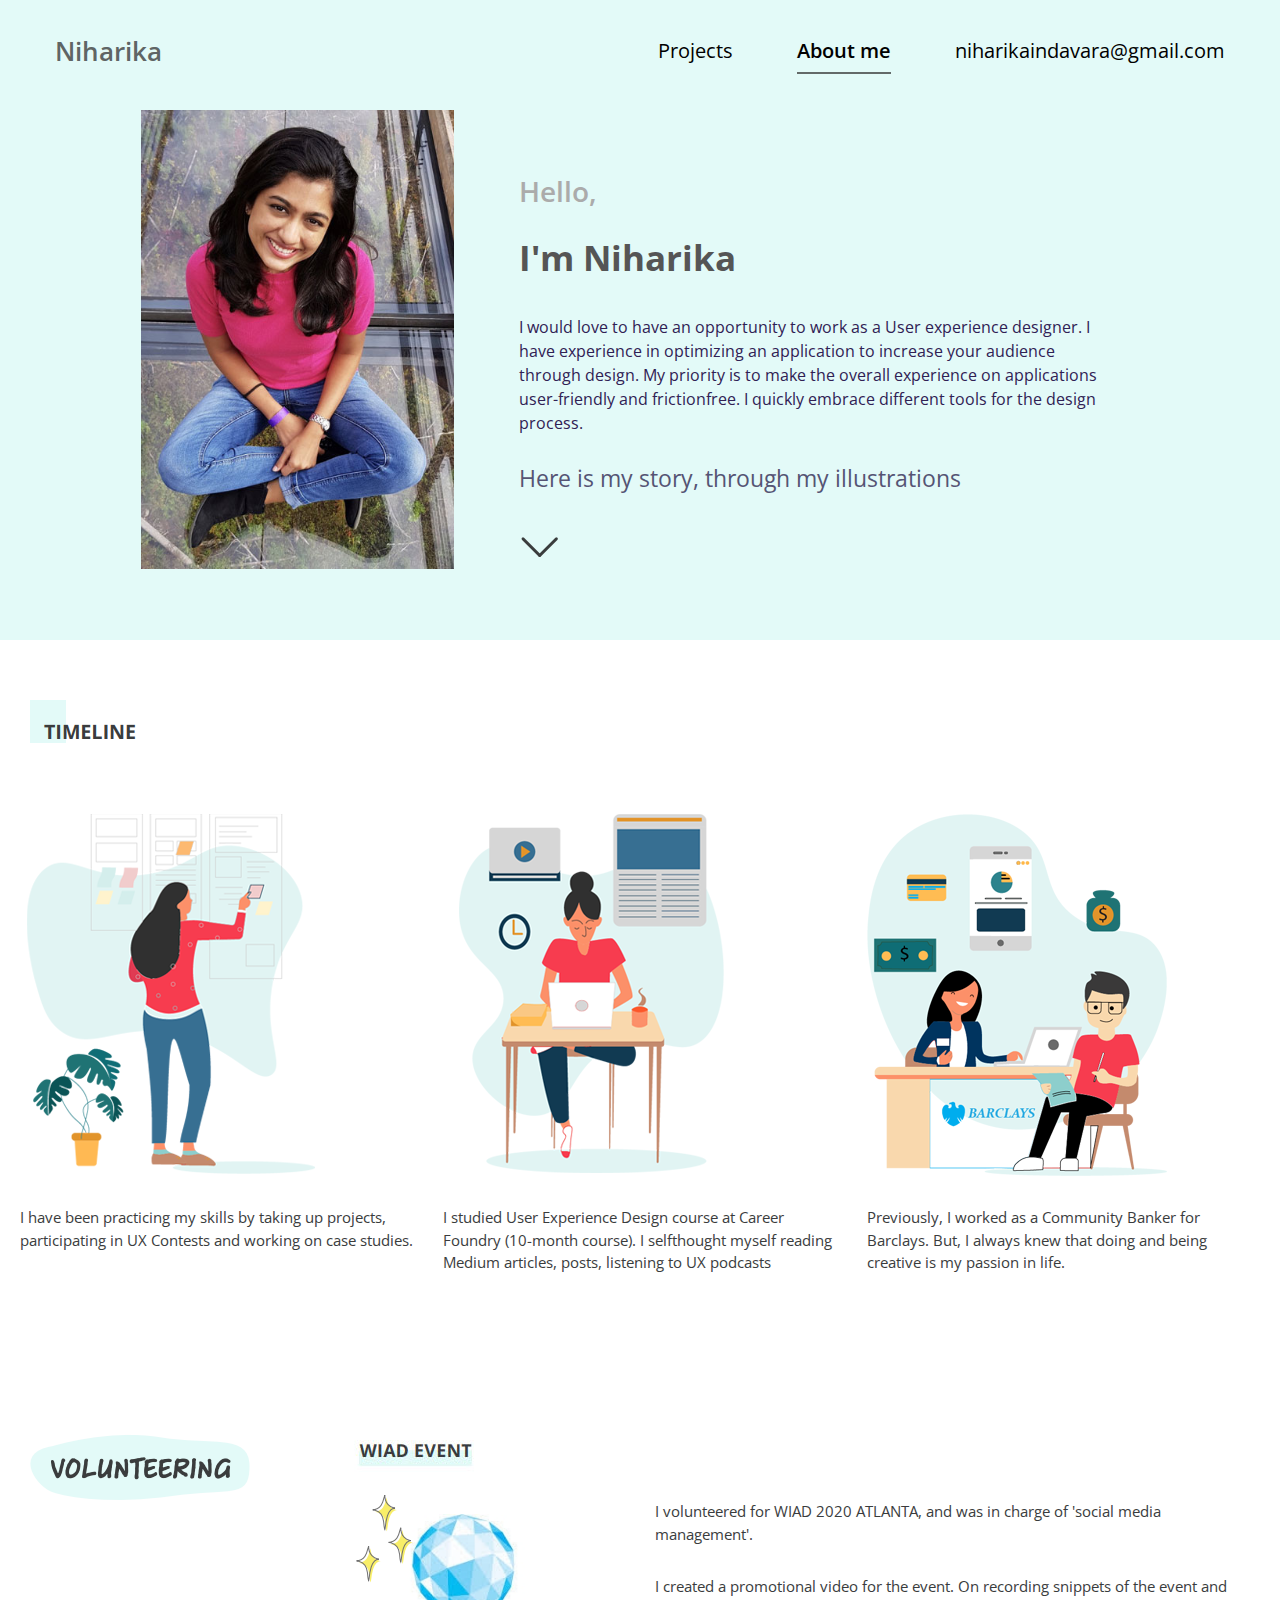
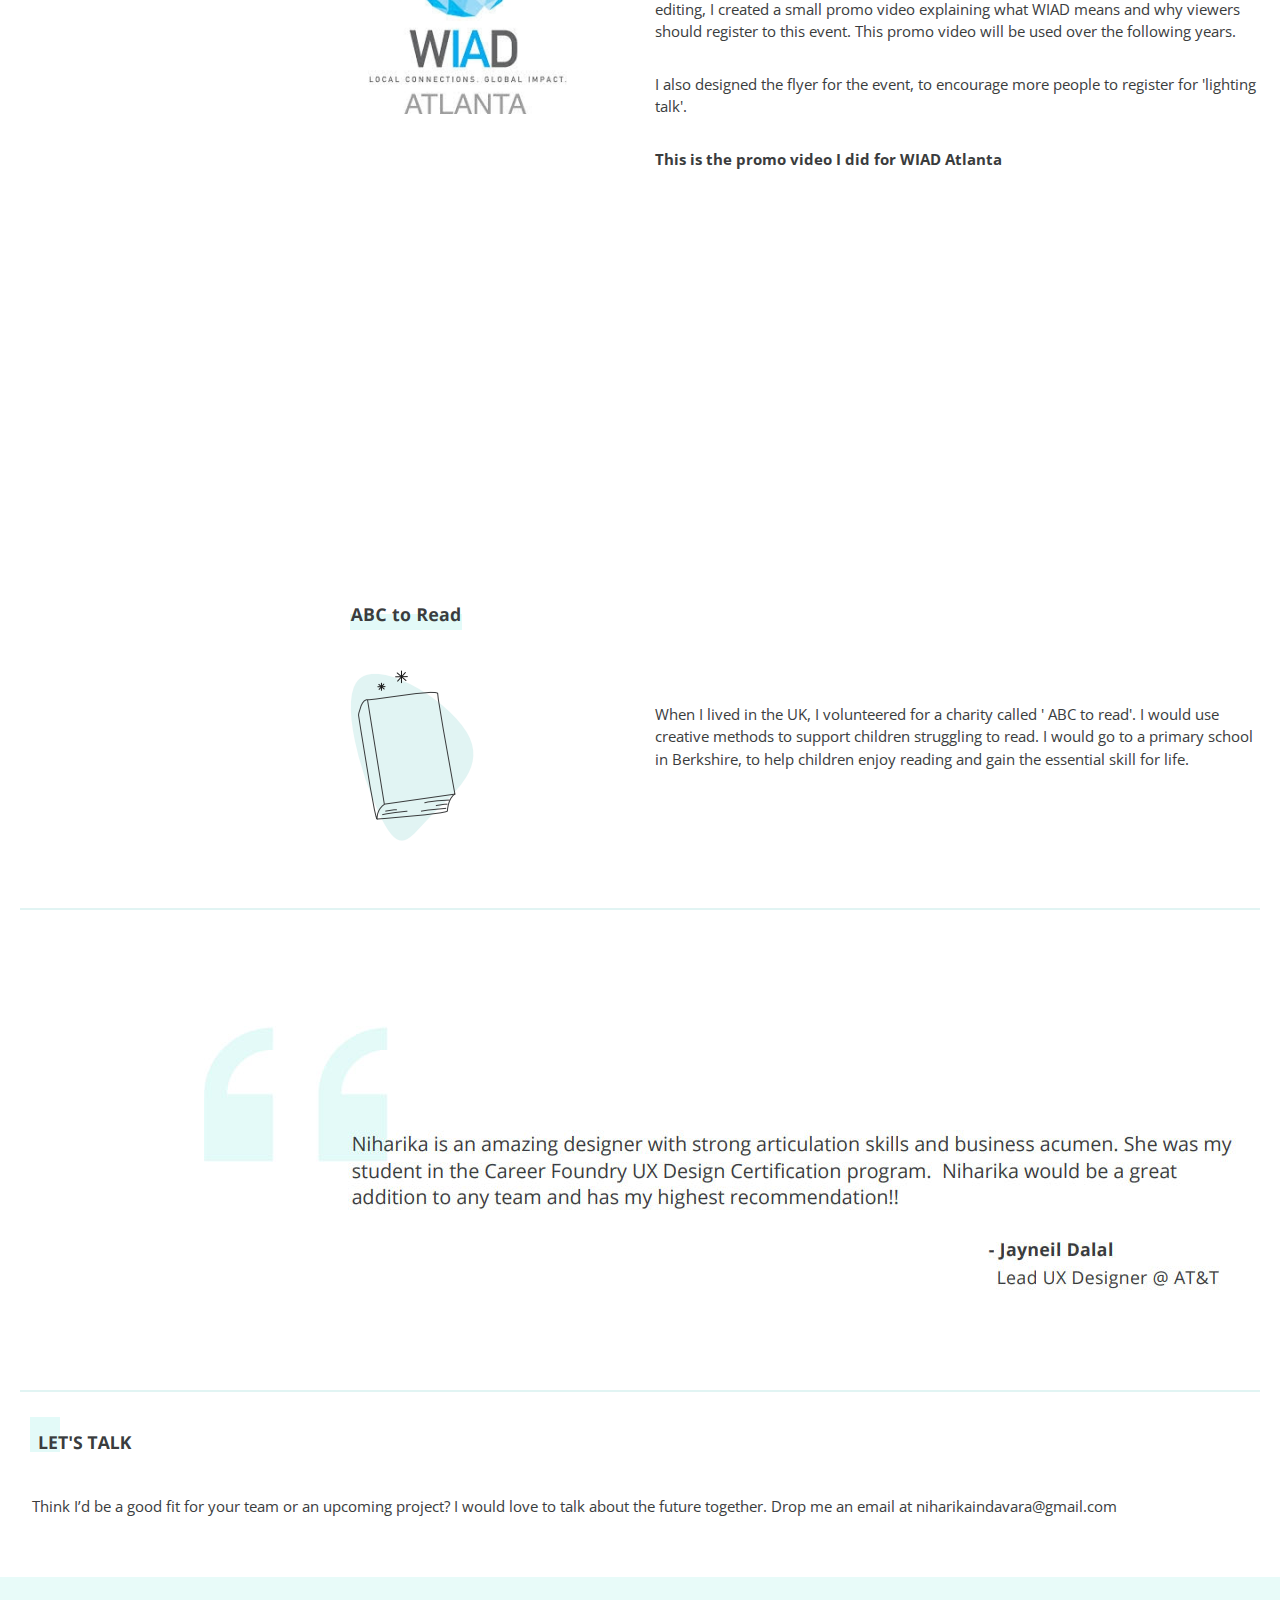
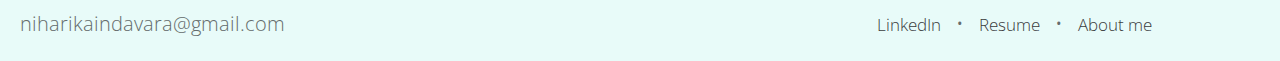
<file: about-me.html>
<!DOCTYPE HTML>
<html>
	<head>
	<meta charset="utf-8">
	<meta http-equiv="X-UA-Compatible" content="IE=edge">
	<title>Niharika Indavara</title>
	<meta name="viewport" content="width=device-width, initial-scale=1">
	<meta name="description" content="Niharika Indavara" />
	<meta name="keywords" content="Niharika Indavara" />
	<meta name="author" content="Niharika Indavara" />




    
<link href="https://fonts.googleapis.com/css2?family=Open+Sans:wght@300;400;600;700;800&display=swap" rel="stylesheet">
	<link rel="shortcut icon" href="favicon.ico" />
	<link rel="stylesheet" href="css/animate.css">
	<link rel="stylesheet" href="css/icomoon.css">
	<link rel="stylesheet" href="css/bootstrap.css">
	<link rel="stylesheet" href="css/style.css">

	<!-- Modernizr JS -->
	<script src="js/modernizr-2.6.2.min.js"></script>
	<!-- FOR IE9 below -->
	<!--[if lt IE 9]>
	<script src="js/respond.min.js"></script>
	<![endif]-->
	
	<script src="js/jquery.min.js"></script>
    
	<script src="js/script.js"></script>
	
  </head>
	<body>
		
	<div class="loader"></div>
	<div id="page">
	
	<nav class="nav" role="navigation">
		<div class="top-menu">
			<div class="container-fluid">
				<div class="row">
					<div class="col-xs-2">
						<div id="logo"><a href="index.html">Niharika</a></div>
					</div>
					<div class="col-xs-10 text-right menu-1">
						<ul>
							<li><a href="index.html#about-us"><span>Projects</span></a></li>
							<li class="active"><a href="about-me.html"><span>About me</span></a></li>
							<li><a href="mailto:niharikaindavara@gmail.com"><span>niharikaindavara@gmail.com</span></a></li>
							
						</ul>
					</div>
				</div>
				
			</div>
		</div>
	</nav>
  
  
	
	<aside id="me">
	<div class="container">
		<div class="row">
				
				<div class="col-md-10 col-md-offset-1 col-xs-12 col-xs-offset-0 slider-text-me">
				
				<div class="slider-text-me">
				<div class="col-md-4 col-xs-4">
				<img src="images/about_me.png" style="width:100%" class="img-responsive">
				</div>
				<div class="col-md-8 col-xs-8 text-left slider-text-me pad">
					<h3>Hello,</h3>
					<h2>I'm Niharika</h2>
					<p>I would love to have an opportunity to work as a User experience designer. I have
experience in optimizing an application to increase your audience through design. My
priority is to make the overall experience on applications user-friendly and frictionfree. I quickly embrace different tools for the design process.</p>
					<h1>Here is my story, through my illustrations</h1>
					
					
                <a href="#about-me" class="nav"><img src="images/arrow.png"></a>
				
					
					</div>
					</div>
					</div>
			</div>
			</div>
	</aside>
	
	
	<div id="about-me" style="margin-top:50px;">
		<div class="container">
			
			<div class="row" style="margin-bottom:60px;">
			<div class="col-md-4 col-xs-12">
			<img src="images/timeline.png" class="img-responsive">
			</div>
			</div>
			
			<div class="row row-padded-mb">
				
				
				
				<div class="col-md-4 col-md-offset-0 col-xs-12 col-xs-offset-0">
					<p><img src="images/Me-affinity-n.png" class="img-responsive"></p>
					<p><span class="highlight highlight-up">I have been practicing my skills by taking
up projects, participating in UX Contests
and working on case studies.</span></p>
					</div>
					
					
					
					<div class="col-md-4 col-md-offset-0 col-xs-12 col-xs-offset-0">
					<p><img src="images/Me-studing-n.png" class="img-responsive"></p>
					<p><span class="highlight highlight-up">I studied User Experience Design course at
Career Foundry (10-month course).</span> I selfthought myself reading Medium articles,
posts, listening to UX podcasts</p>
					</div>
					
					
					<div class="col-md-4 col-md-offset-0 col-xs-12 col-xs-offset-0">
					<p><img src="images/Me-working-n.png" class="img-responsive"></p>
					<p><span class="highlight highlight-up">Previously, I worked as a Community
Banker for Barclays.</span> But, I always knew that
doing and being creative is my passion in life.</p>
					</div>
					
					
					
					
			
				
				
			</div>

			
		</div>
	</div>
	
	


	
	<div id="about-me">
		<div class="container">
			
			
			
			<div class="row">
			   <div class="col-md-3 row-pb-sm">
			 <img src="images/VOLUNTEERING.png" class="img-responsive">
			   </div>
			   
			   <div class="col-md-3 row-pb-sm">
			   <img src="images/things.jpg" class="img-responsive">
			 <img src="images/wiad.png" class="img-responsive">
			   </div>
			   
			   
			   <div class="col-md-6 row-pb-sm">
			  <br>
<br>
<br>

			  <p>I volunteered for WIAD 2020 ATLANTA, and was in charge of 'social media management'.</p>
<p>I created a promotional video for the event. On recording snippets of the event and editing, I
created a small promo video explaining what WIAD means and why viewers should register to
this event. This promo video will be used over the following years.</p>
<p>I also designed the flyer for the event, to encourage more people to register for 'lighting talk'. </p>

<p><strong>This is the promo video I did for WIAD Atlanta</strong></p>

<iframe src="https://player.vimeo.com/video/399881159" width="100%" height="360" frameborder="0" allow="autoplay; fullscreen" allowfullscreen></iframe>

			   </div>
			   </div>
			   
			   
			   
			   
			   <div class="row">
			   <div class="col-md-3 row-pb-sm">
			
			   </div>
			   
			   <div class="col-md-3 row-pb-sm">
			 <img src="images/abc.png" class="img-responsive">
			   </div>
			   
			   
			   <div class="col-md-6 row-pb-sm">
			  <p>&nbsp;</p><p>&nbsp;</p>
			  <p>When I lived in the UK, I volunteered for a charity called ' ABC to read'. I would use
creative methods to support children struggling to read. I would go to a primary
school in Berkshire, to help children enjoy reading and gain the essential skill for life.
</p>

			   </div>
			   </div>
			   
			   
			   
			   
			   
			   
			   <hr style="border: 1px solid #e1f4f3;">
			   
			   <div class="row" style="margin-bottom:60px;margin-top:100px;">
			   <div class="col-md-12 row-pb-sm">
			<img src="images/nature.png" class="img-responsive" align="right">
			   </div>
			   
			   
			   
			   
			   
			   </div>
			   
			   <hr style="border: 1px solid #e1f4f3;">
			   
			   <div class="row">
			   <div class="col-md-12 row-pb-sm">
			<img src="images/lets-talk.png" class="img-responsive">
			   </div>
			   
			   </div>
			   
			   
			   <div class="row">
			   <div class="col-md-12 row-pb-sm">
			<p>&nbsp;&nbsp;&nbsp;Think I’d be a good fit for your team or an upcoming project? I would love to talk about the future together. Drop me an email at niharikaindavara@gmail.com</p>
			   </div>
			   
			   </div>

			
		</div>
	</div>
	
	

	<footer id="fh5co-footer" role="contentinfo">
		
		<div class="container">
			<div class="row">
				<div class="col-md-8 col-xs-12 fh5co-widget">
					niharikaindavara@gmail.com
					
				</div>
				<div class="col-md-4 col-xs-12 fh5co-widget">
					<a href="#"><span>LinkedIn</span></a> &#8226; <a href="#"><span>Resume</span></a> &#8226; <a href="about-me.html"><span>About me</span></a>
				</div>
			</div>
			

		</div>
	</footer>
	</div>

<div class="gototop js-top">
		<a href="#page" class="js-gotop"><i class="icon-arrow-up"></i></a>
	</div>
	
<script src="js/bootstrap.min.js"></script>
	<script src="js/jquery.easing.1.3.js"></script>
	<script src="js/jquery.waypoints.min.js"></script>
	<script src="js/jquery.stellar.min.js"></script>
	<script src="js/main.js"></script>
	
	</body>
</html>
</file>
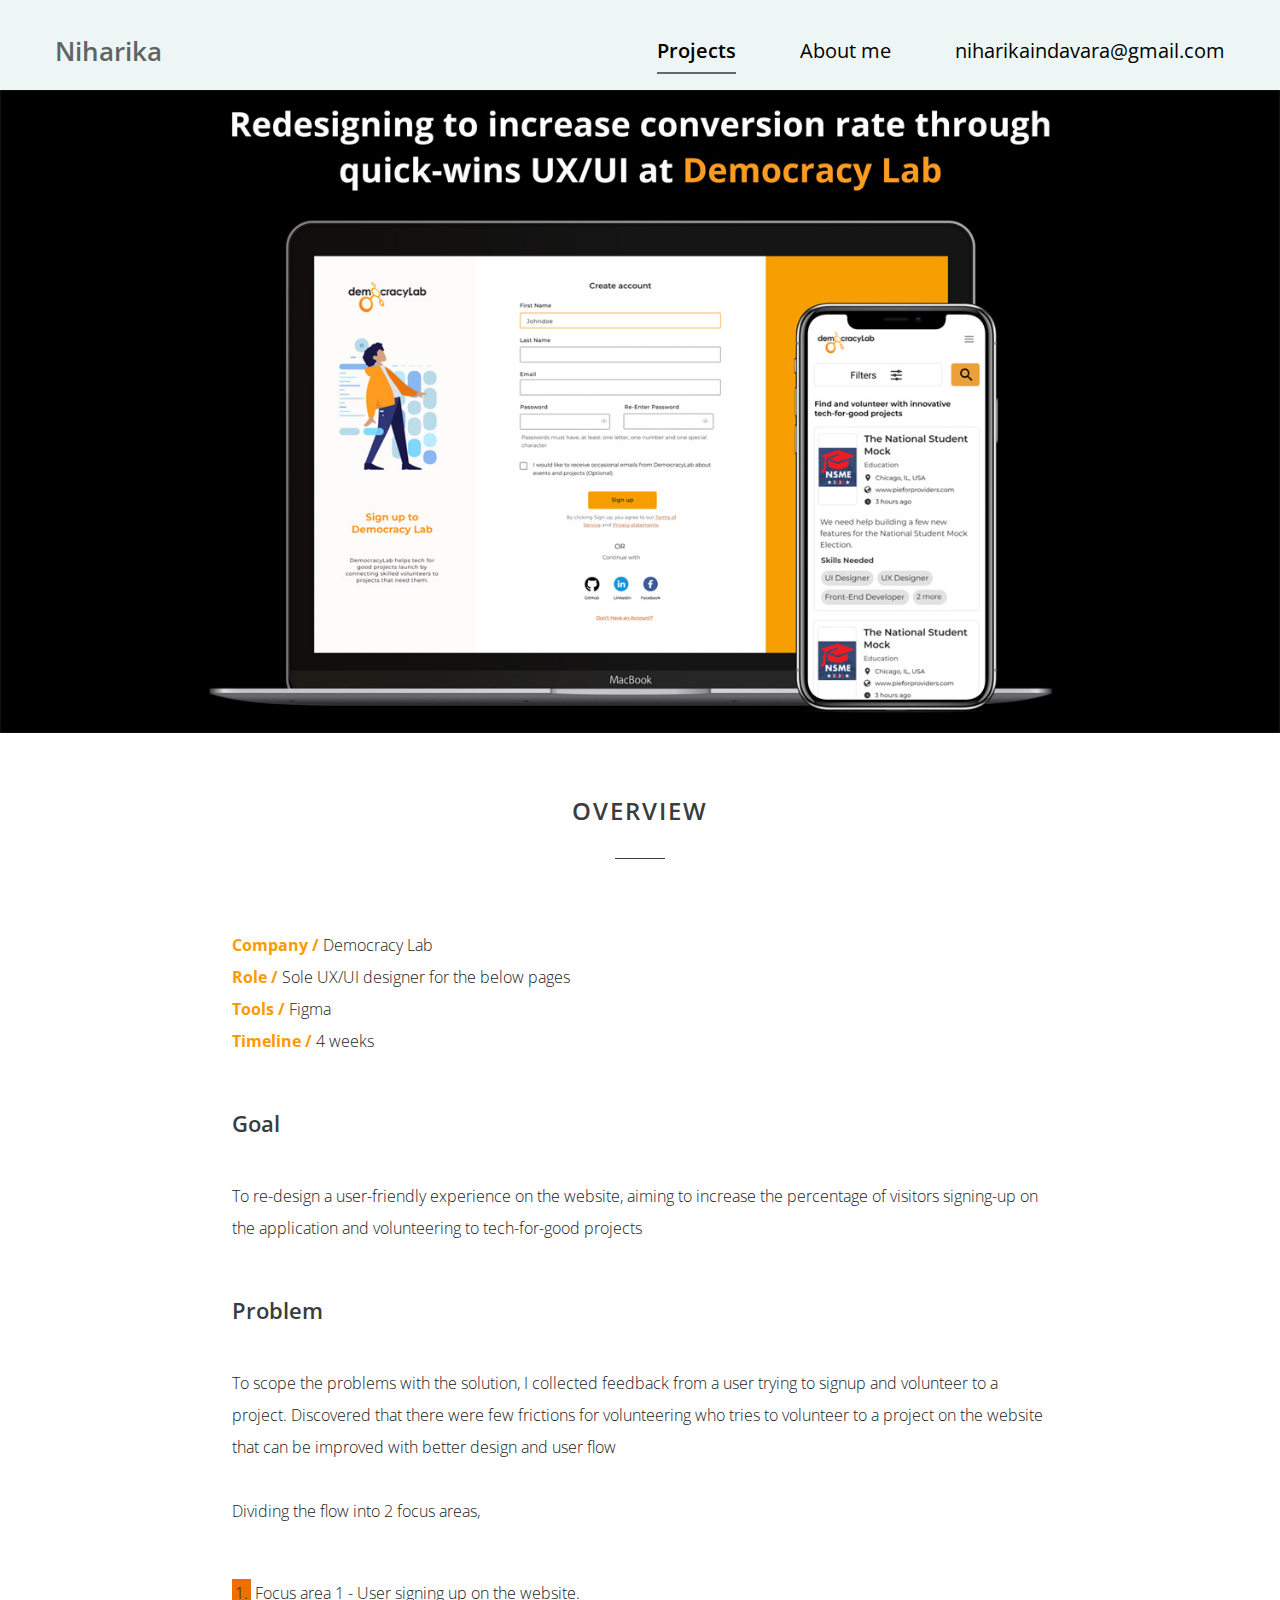
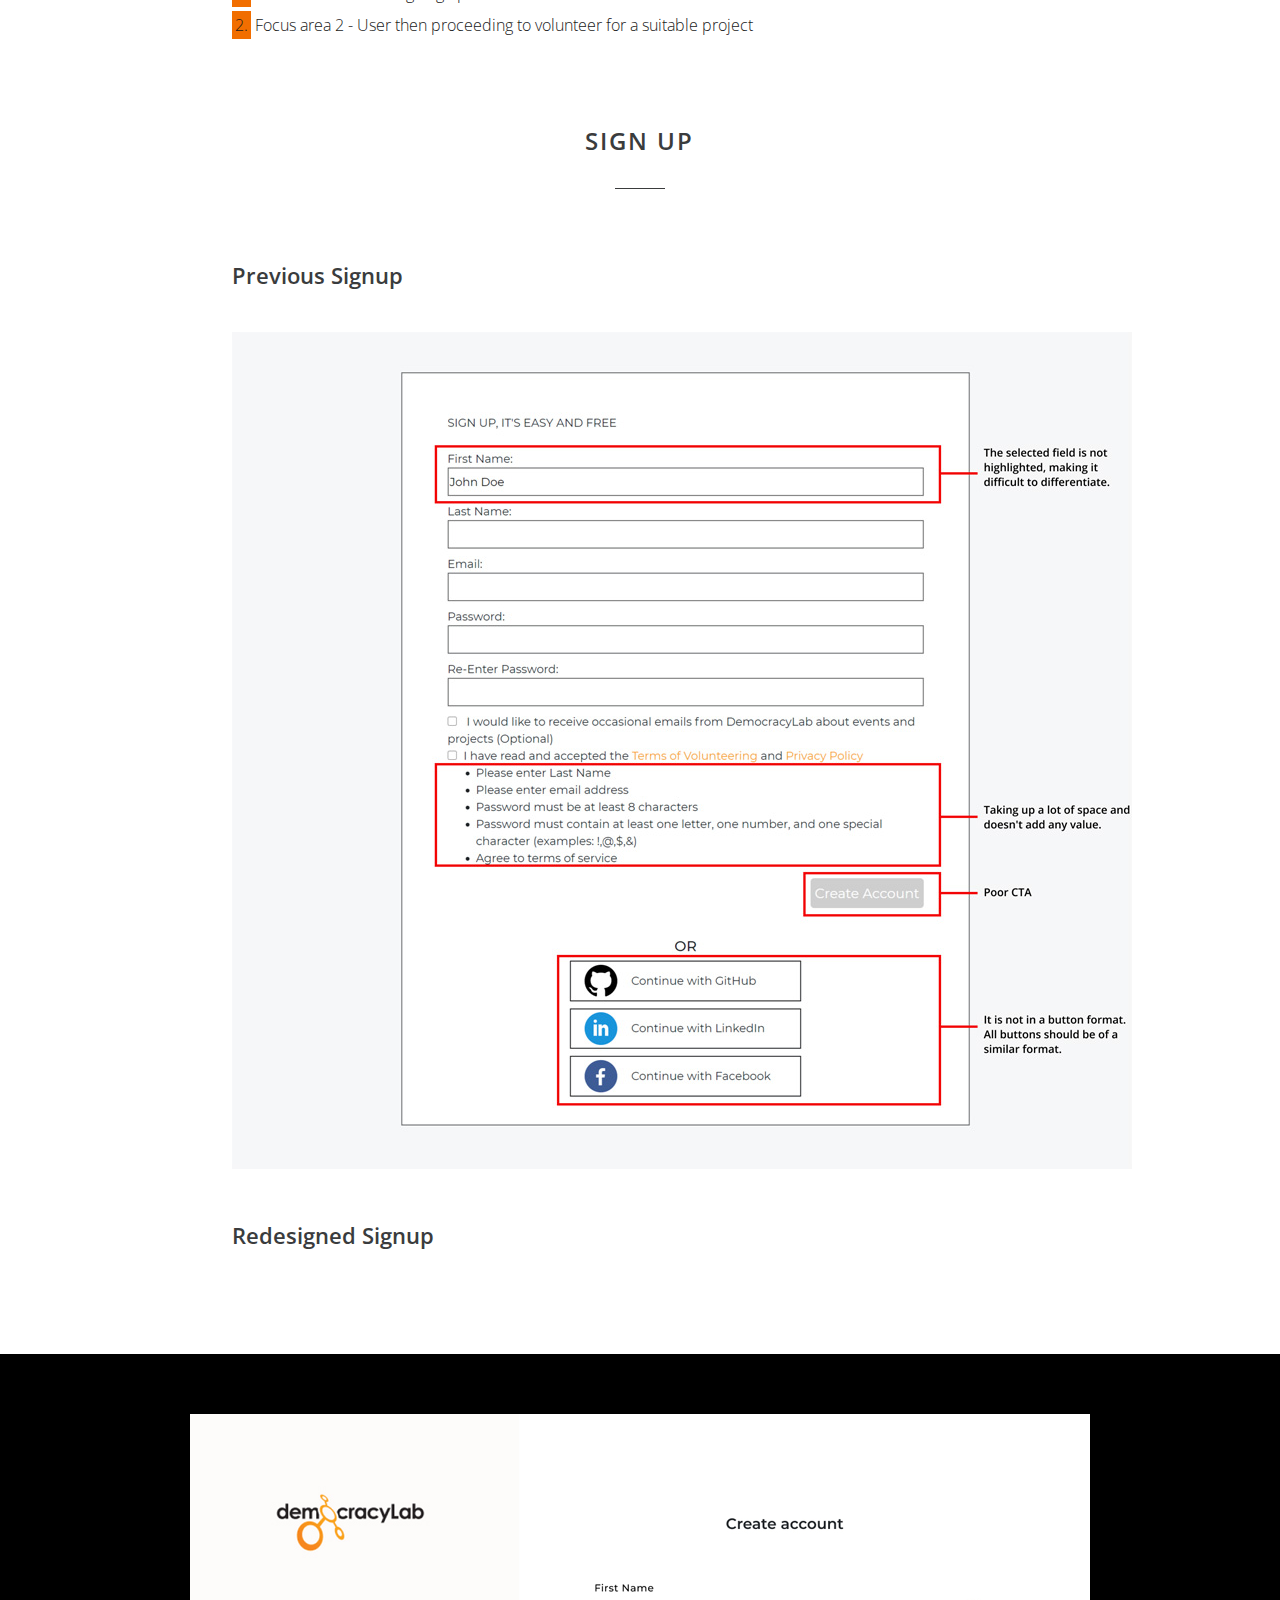
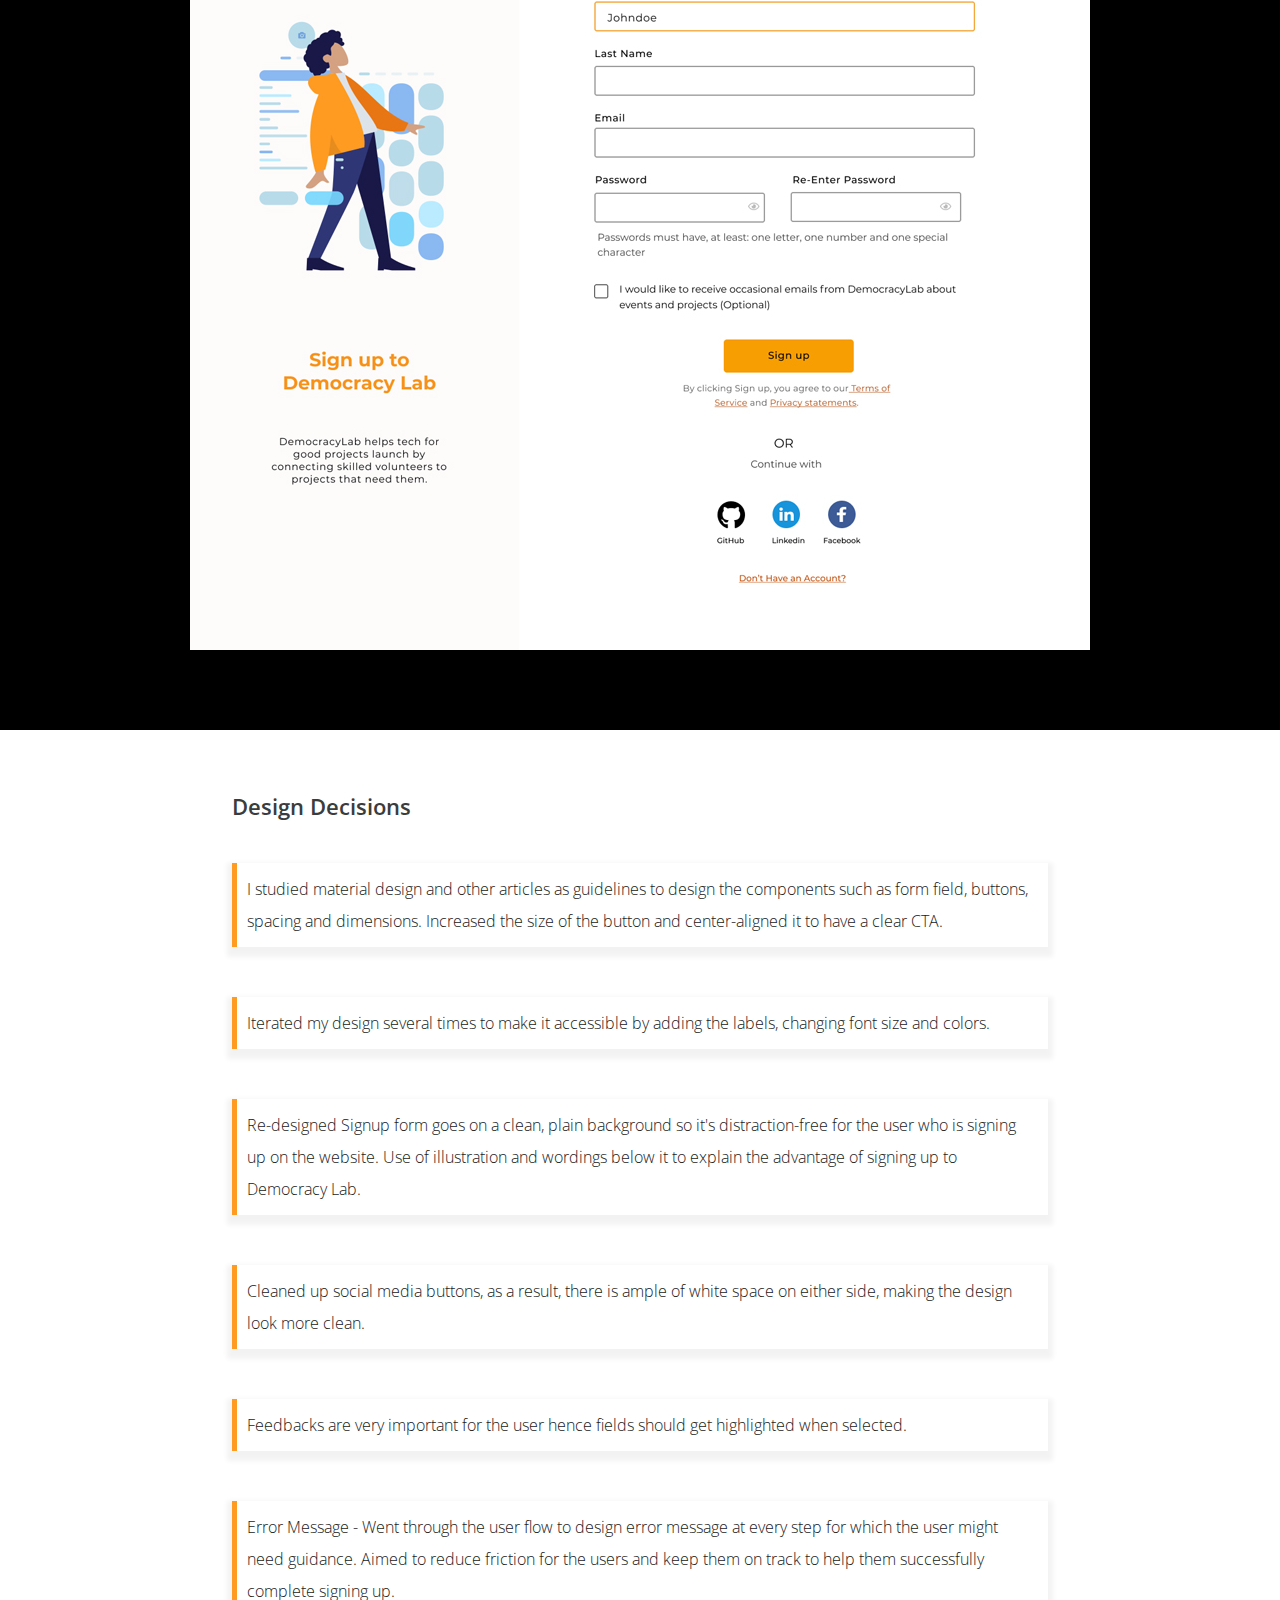
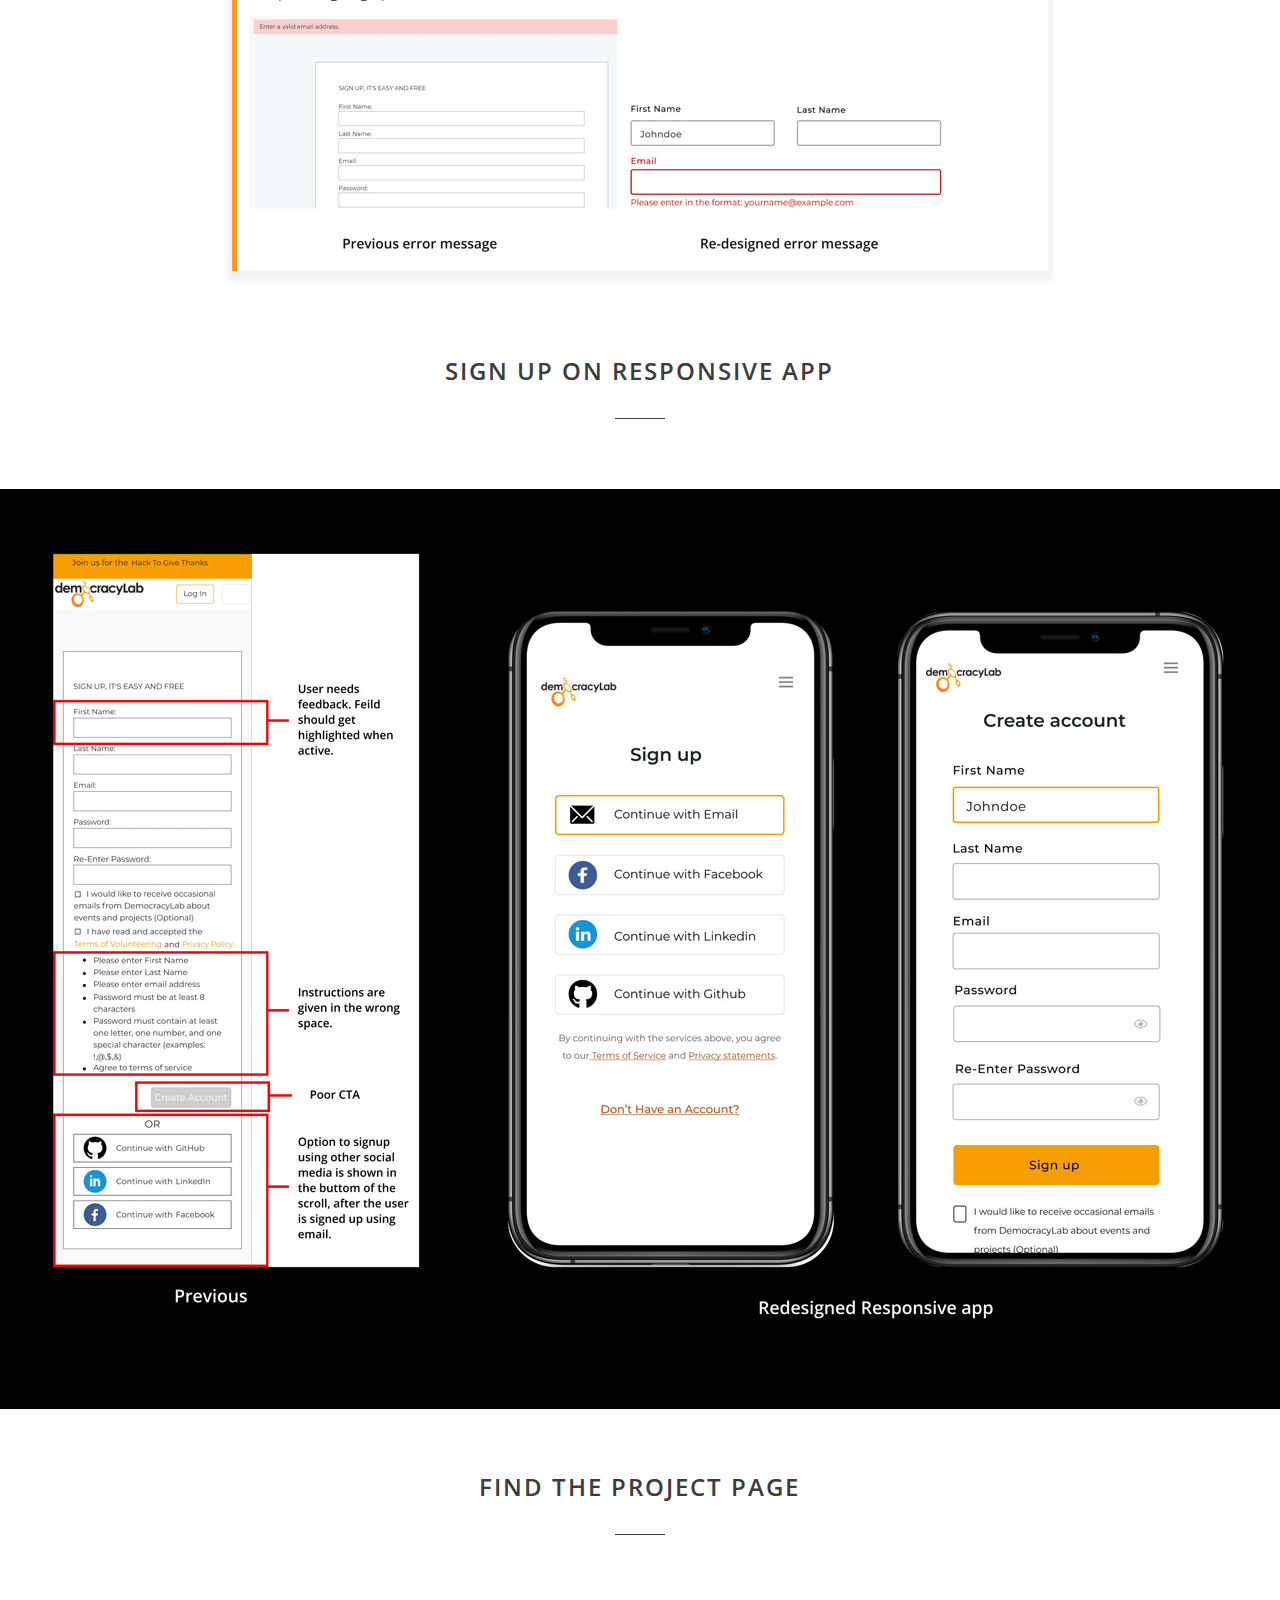
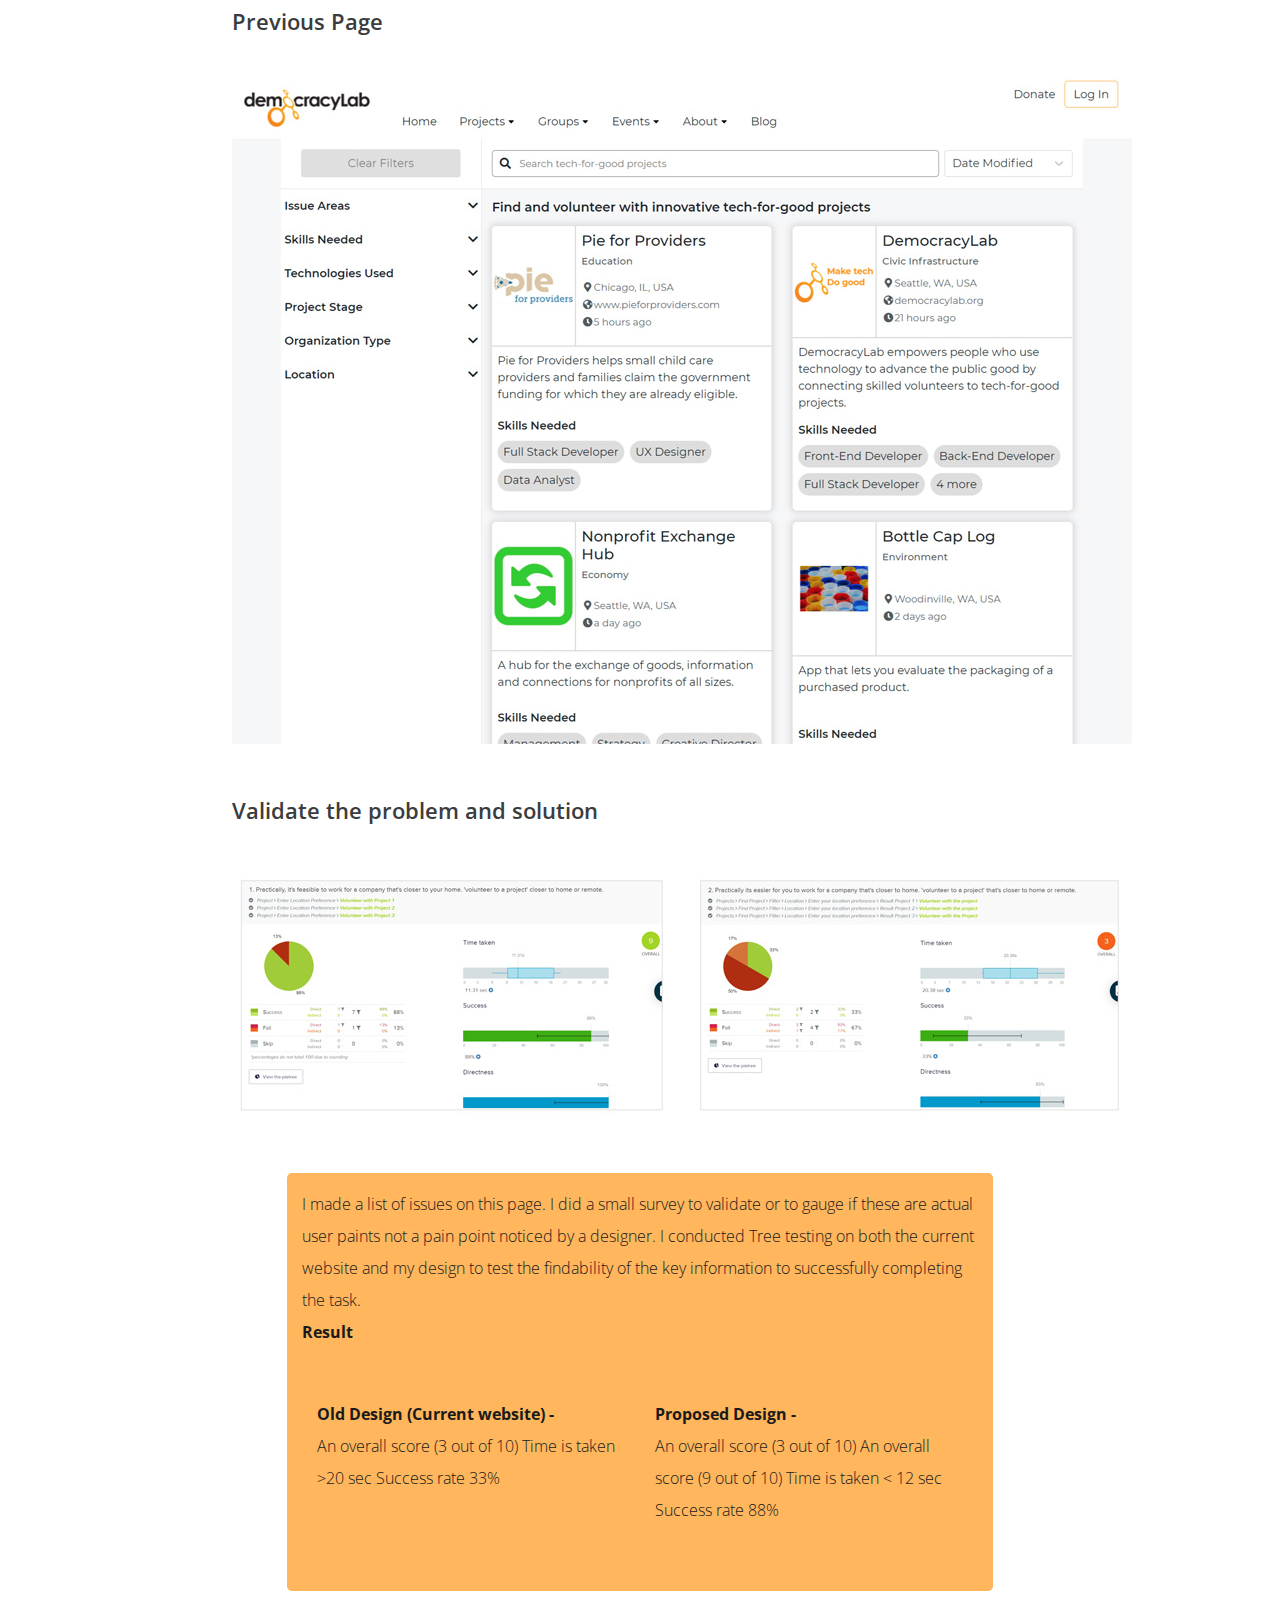
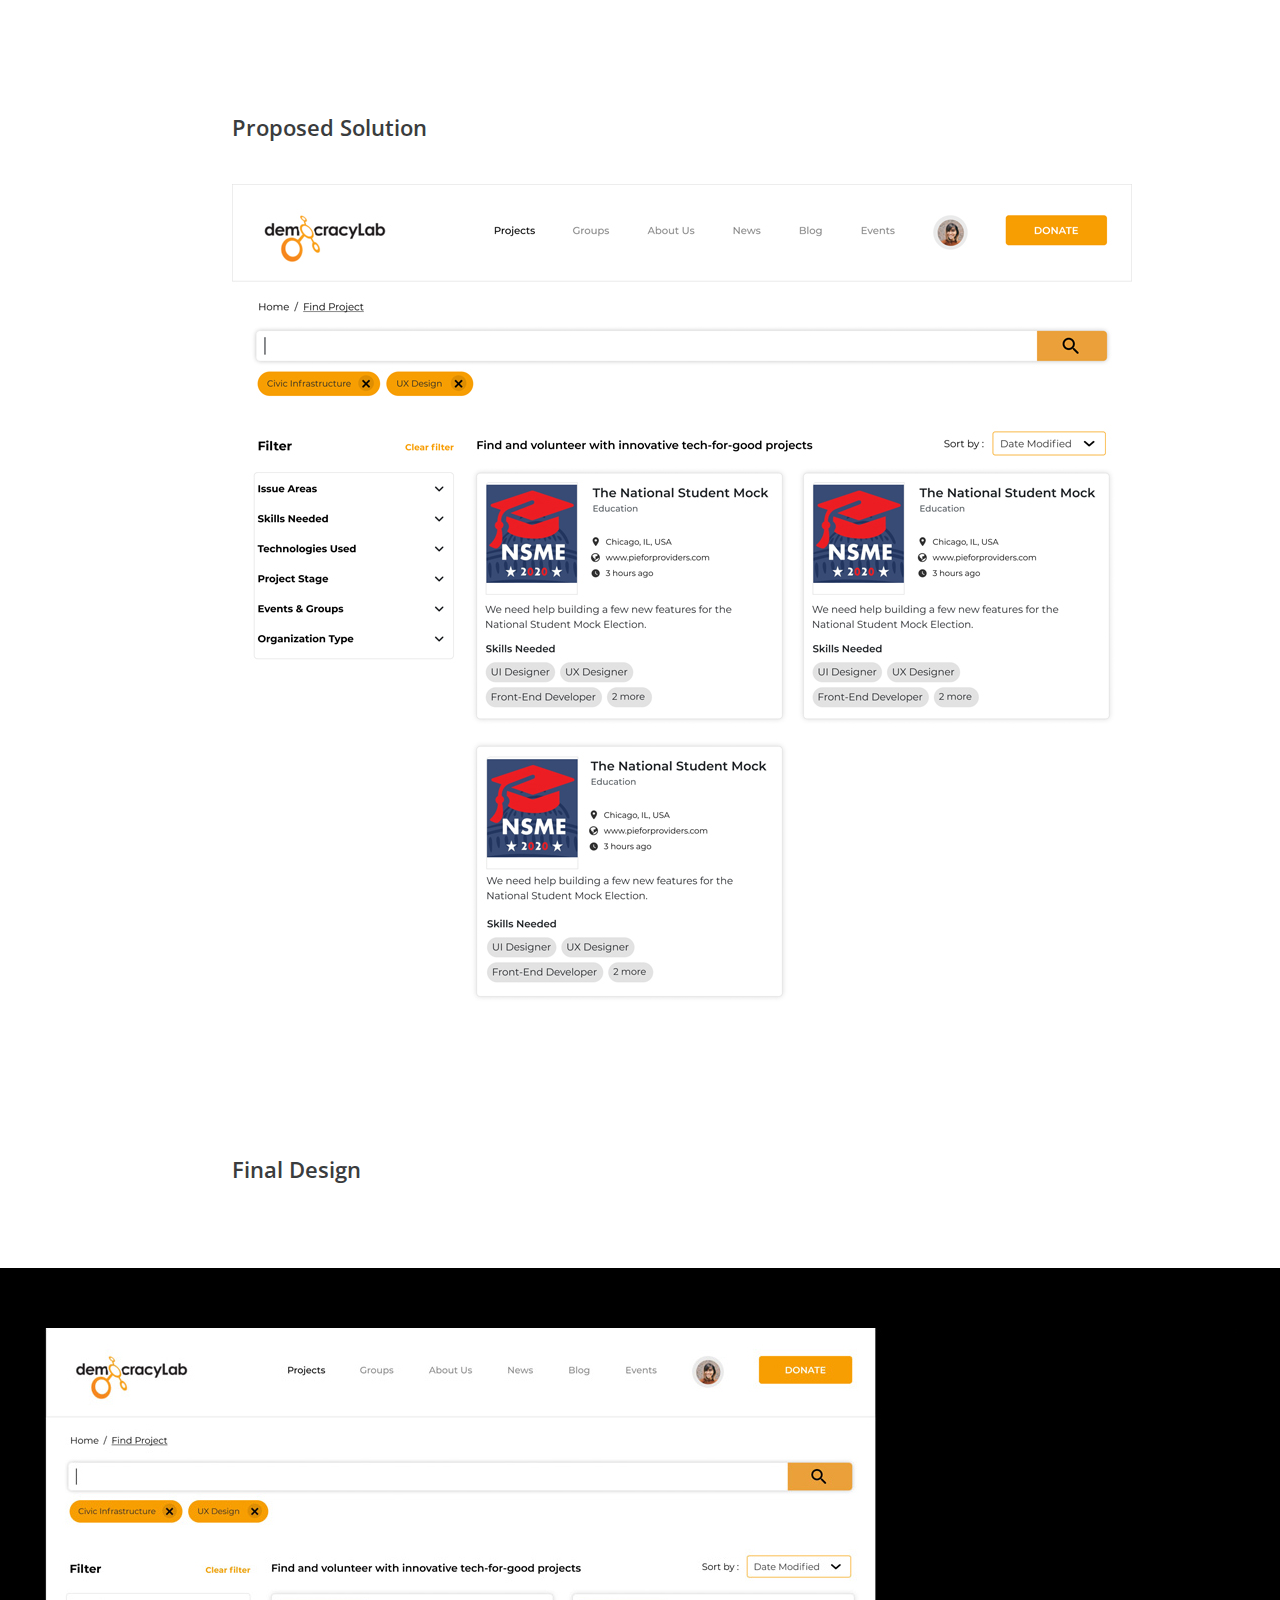
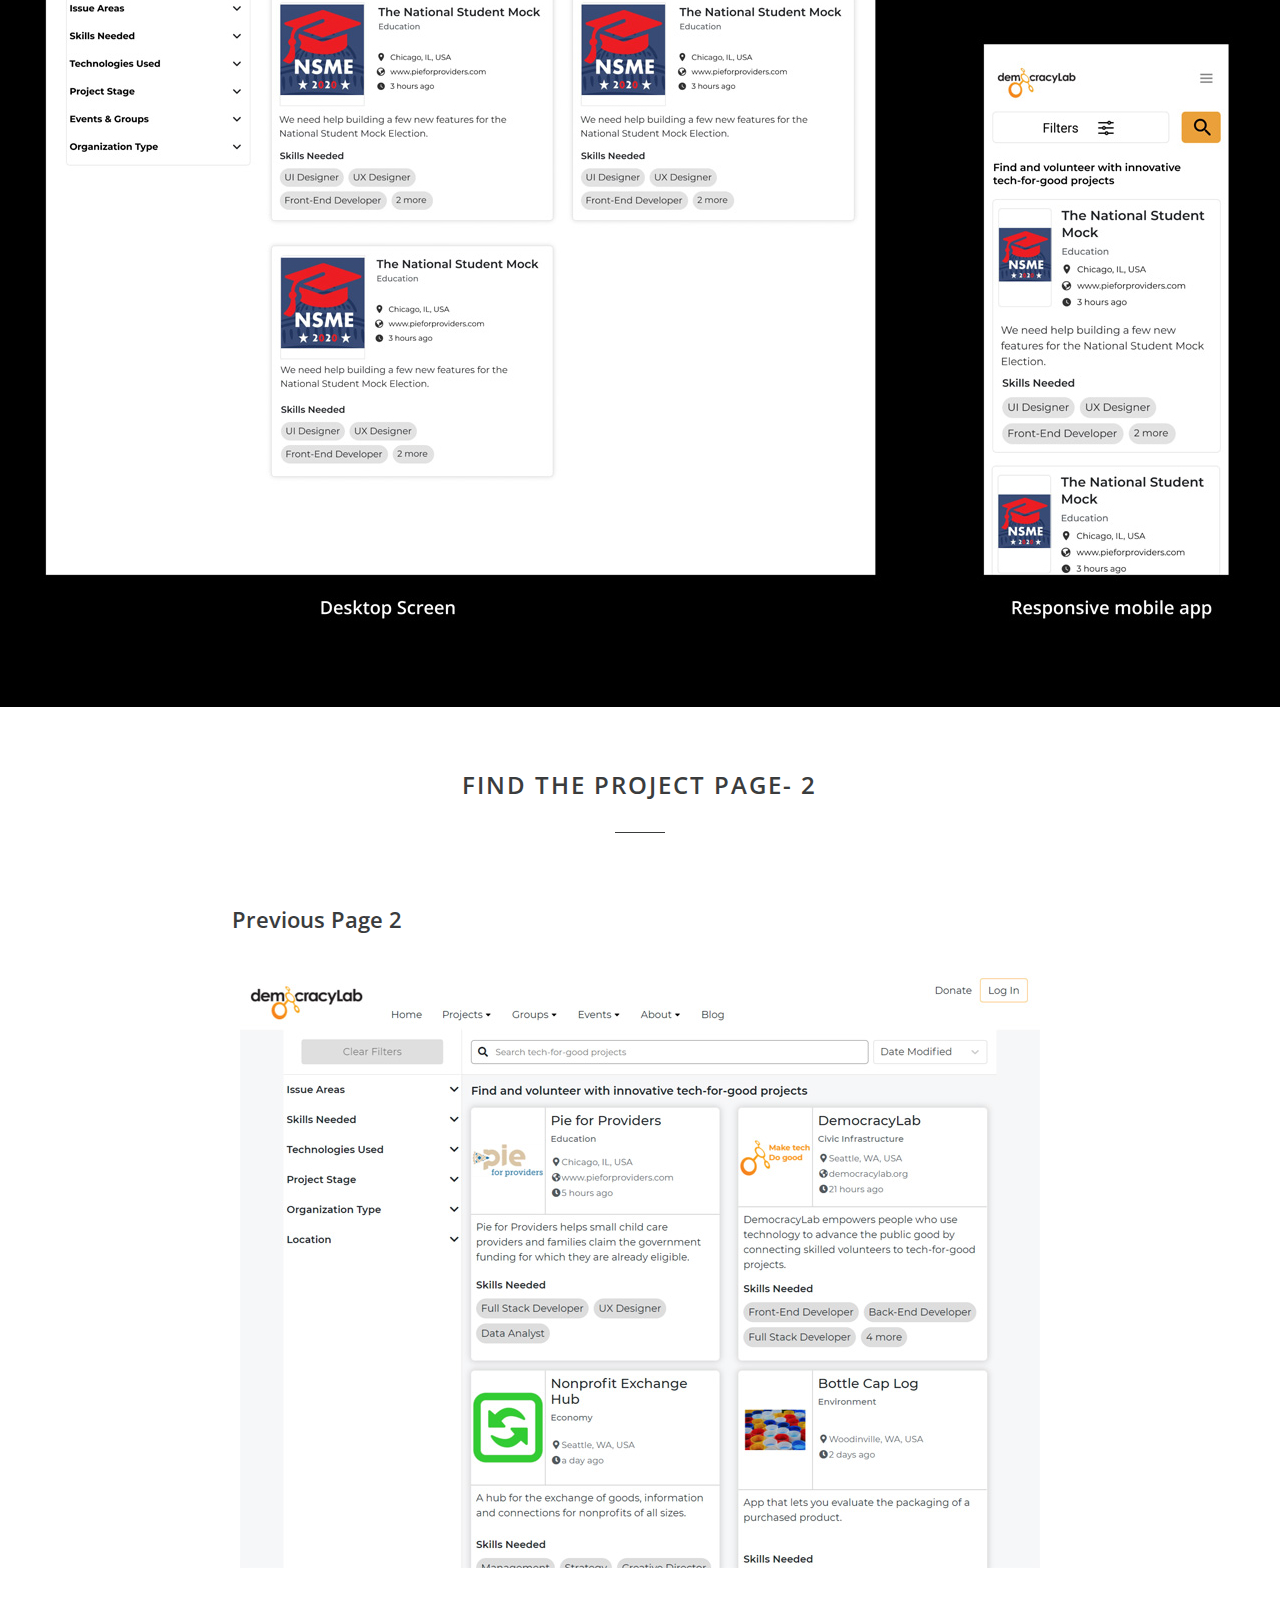
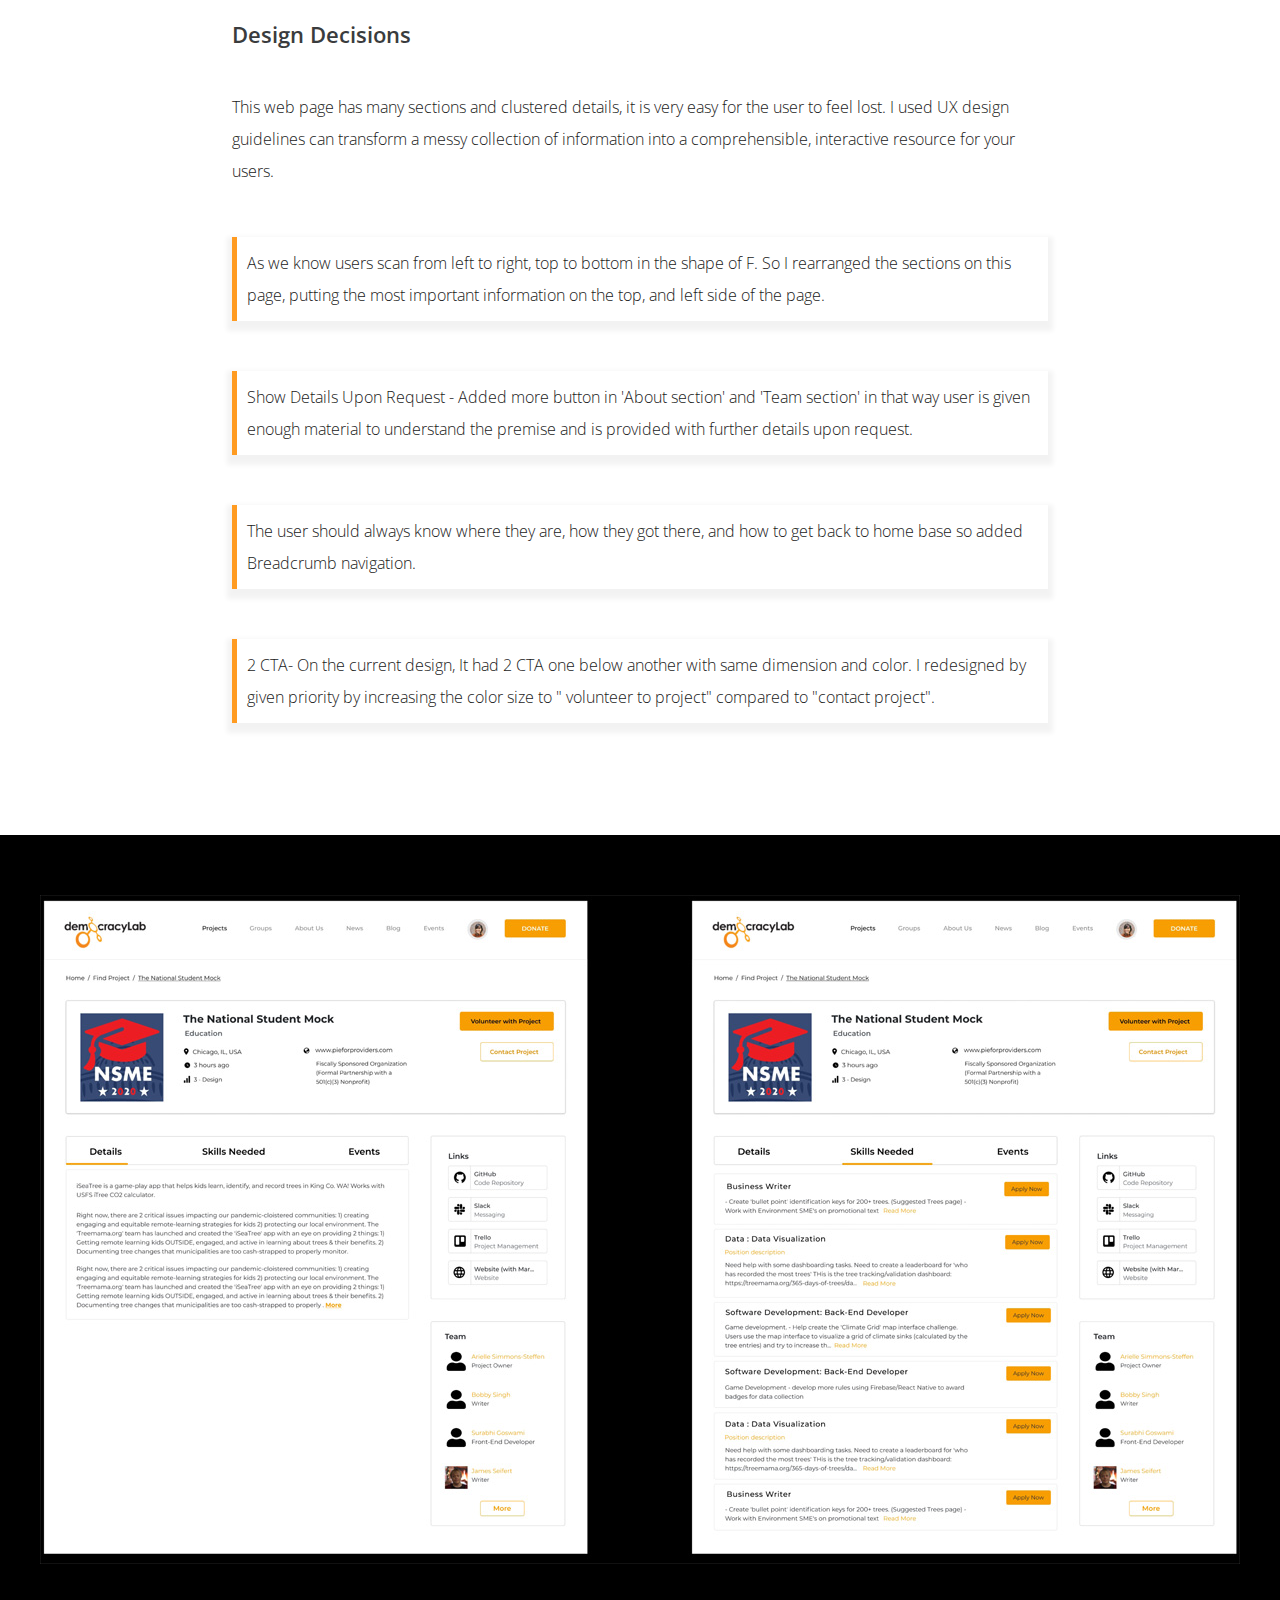
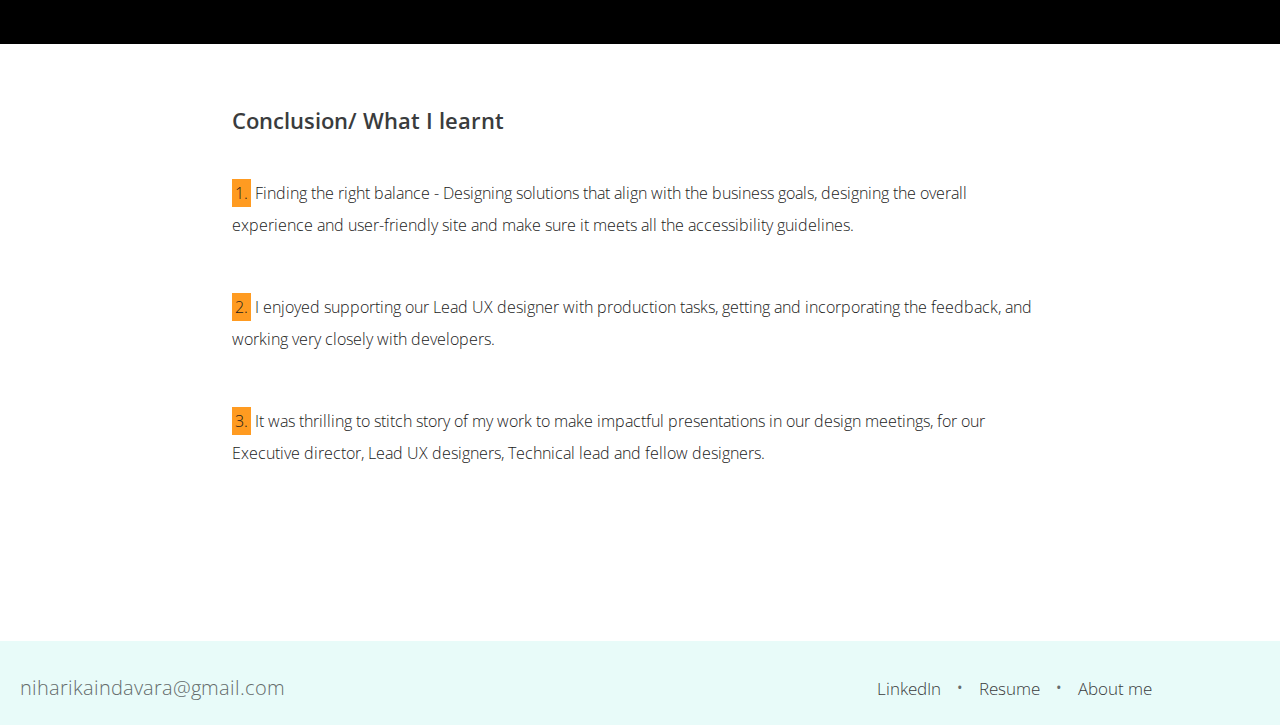
<file: democracy-lab.html>
<!DOCTYPE HTML>
<html>
	<head>
	<meta charset="utf-8">
	<meta http-equiv="X-UA-Compatible" content="IE=edge">
	<title>Niharika Indavara</title>
	<meta name="viewport" content="width=device-width, initial-scale=1">
	<meta name="description" content="Niharika Indavara" />
	<meta name="keywords" content="Niharika Indavara" />
	<meta name="author" content="Niharika Indavara" />




    
<link href="https://fonts.googleapis.com/css2?family=Open+Sans:wght@300;400;600;700;800&display=swap" rel="stylesheet">
	<link rel="shortcut icon" href="favicon.ico" />
	<link rel="stylesheet" href="css/animate.css">
	<link rel="stylesheet" href="css/icomoon.css">
	<link rel="stylesheet" href="css/bootstrap.css">
	<link rel="stylesheet" href="css/style.css">

	<!-- Modernizr JS -->
	<script src="js/modernizr-2.6.2.min.js"></script>
	<!-- FOR IE9 below -->
	<!--[if lt IE 9]>
	<script src="js/respond.min.js"></script>
	<![endif]-->
	
	<script src="js/jquery.min.js"></script>
    
	<script src="js/script.js"></script>
	
  </head>

  <body>
  <div class="loader"></div>
  <div id="page">
  
    
    <nav class="nav" role="navigation">
		<div class="top-menu" style="background-color:#edf6f5;">
			<div class="container-fluid">
				<div class="row">
					<div class="col-xs-2">
						<div id="logo"><a href="index.html">Niharika</a></div>
					</div>
					<div class="col-xs-10 text-right menu-1">
						<ul>
							<li class="active"><a href="index.html#about-us"><span>Projects</span></a></li>
							<li><a href="about-me.html"><span>About me</span></a></li>
							<li><a href="mailto:niharikaindavara@gmail.com"><span>niharikaindavara@gmail.com</span></a></li>
							
						</ul>
					</div>
				</div>
				
			</div>
		</div>
	</nav>
	
	<!--
	<div id="about-us">
		<div class="container">
		<img src="images/case-study-02-1.jpg" class="img-responsive">
		</div>
	</div>	
	-->
	
	<div class="bg bg-REI" data-aos="fade-up" data-aos-duration="600"><img src="images/Democracy-Lab-01.jpg" class="img-responsive" style="width:100%"></div>
       
	
	<div id="project">
		<div class="container">
			<div class="row row-padded-mb">
				
				
				
				
				
				<div class="col-lg-8 col-md-8 col-sm-8 col-xs-12 col-md-offset-2 col-xs-offset-0">
         


          	  <section id="overview" class="fh5co-heading-pro">
              <h2>Overview</h2>
              <div id="context" class="subgroup">
			  
			 <p> <span style="color:#FF9900;font-weight:700">Company /</span> Democracy Lab<br>
<span style="color:#FF9900;font-weight:700">Role /</span> Sole UX/UI designer for the below pages<br>
<span style="color:#FF9900;font-weight:700">Tools /</span> Figma<br>
<span style="color:#FF9900;font-weight:700">Timeline /</span> 4 weeks</p>

			  
                <h4>Goal</h4>
                <p>To re-design a user-friendly experience on the website, aiming to increase the percentage of visitors
signing-up on the application and volunteering to tech-for-good projects</p>


<h4>Problem</h4>
                <p>To scope the problems with the solution, I collected feedback from a user trying to signup and
volunteer to a project. Discovered that there were few frictions for volunteering who tries to volunteer
to a project on the website that can be improved with better design and user flow<br>
<br>
Dividing the flow into 2 focus areas,
</p>
<p><span style="background-color:#f16e00;padding:3px;">1.</span> Focus area 1 - User signing up on the website.<br>
<span style="background-color:#f16e00;padding:3px;">2.</span> Focus area 2 - User then proceeding to volunteer for a suitable project
</p>

              </div>
			  
			  
			  <h2>SIGN UP</h2>
			  <div id="context" class="subgroup">
			  <h4>Previous Signup</h4>
			  
			  <p align="center"><img src="images/Democracy-Lab-02.jpg" class="img-responsive"> </p>
			  
			   <h4>Redesigned Signup</h4>
			  
			  </div>
			  
           
          </section>
		  
		
		  
		  
		  
		  
		  
		  
		  
		
		  
		
		  
        </div>
				
				
			</div>
			
			
			
			
			
		</div>
	</div>
	
	
	
	
	<div id="project" style="background-color:#000000;margin-top:-200px;">
		<div class="container">
			<div class="row">
				
				
				
				
				
				<div class="col-lg-12 col-md-12 col-sm-12 col-xs-12 col-md-offset-0 col-xs-offset-0">
         


          	  <p align="center"><img src="images/Democracy-Lab-03.jpg" class="img-responsive"> </p>
		  
		
		  
		  
		  
		  
		  
		  
		  
		
		  
		
		  
        </div>
				
				
			</div>
			
			
			
			
			
		</div>
	</div>
	
	
	
	<div id="project">
		<div class="container">
			<div class="row row-padded-mb">
				
				
				
				
				
				<div class="col-lg-8 col-md-8 col-sm-8 col-xs-12 col-md-offset-2 col-xs-offset-0">
         


          	  <section id="overview" class="fh5co-heading-pro">
              <div id="context" class="subgroup">
			  
			  <h4>Design Decisions</h4>
			  
			 <p style="border-left:5px solid #ff9b21;padding:10px;-webkit-box-shadow: 0px 5px 5px 5px rgba(0, 0, 0, 0.05);
  -moz-box-shadow: 0px 5px 5px 5px rgba(0, 0, 0, 0.05);
  box-shadow: 0px 5px 5px 5px rgba(0, 0, 0, 0.05);"> I studied material design and other articles as guidelines to design the components such as form
field, buttons, spacing and dimensions. Increased the size of the button and center-aligned it to have
a clear CTA. </p>

			  <p style="border-left:5px solid #ff9b21;padding:10px;-webkit-box-shadow: 0px 5px 5px 5px rgba(0, 0, 0, 0.05);
  -moz-box-shadow: 0px 5px 5px 5px rgba(0, 0, 0, 0.05);
  box-shadow: 0px 5px 5px 5px rgba(0, 0, 0, 0.05);">
  Iterated my design several times to make it accessible by adding the labels, changing font size and
colors. 
</p>


<p style="border-left:5px solid #ff9b21;padding:10px;-webkit-box-shadow: 0px 5px 5px 5px rgba(0, 0, 0, 0.05);
  -moz-box-shadow: 0px 5px 5px 5px rgba(0, 0, 0, 0.05);
  box-shadow: 0px 5px 5px 5px rgba(0, 0, 0, 0.05);">
 Re-designed Signup form goes on a clean, plain background so it's distraction-free for the user who is
signing up on the website. Use of illustration and wordings below it to explain the advantage of
signing up to Democracy Lab. 
</p>

<p style="border-left:5px solid #ff9b21;padding:10px;-webkit-box-shadow: 0px 5px 5px 5px rgba(0, 0, 0, 0.05);
  -moz-box-shadow: 0px 5px 5px 5px rgba(0, 0, 0, 0.05);
  box-shadow: 0px 5px 5px 5px rgba(0, 0, 0, 0.05);">
Cleaned up social media buttons, as a result, there is ample of white space on either side, making the
design look more clean. 

</p>

<p style="border-left:5px solid #ff9b21;padding:10px;-webkit-box-shadow: 0px 5px 5px 5px rgba(0, 0, 0, 0.05);
  -moz-box-shadow: 0px 5px 5px 5px rgba(0, 0, 0, 0.05);
  box-shadow: 0px 5px 5px 5px rgba(0, 0, 0, 0.05);">
Feedbacks are very important for the user hence fields should get highlighted when selected. 
</p>


<p style="border-left:5px solid #ff9b21;padding:10px;-webkit-box-shadow: 0px 5px 5px 5px rgba(0, 0, 0, 0.05);
  -moz-box-shadow: 0px 5px 5px 5px rgba(0, 0, 0, 0.05);
  box-shadow: 0px 5px 5px 5px rgba(0, 0, 0, 0.05);">
Error Message - Went through the user flow to design error message at every step for which the user
might need guidance. Aimed to reduce friction for the users and keep them on track to help them
successfully complete signing up.
<img src="images/Democracy-Lab-11.jpg" class="img-responsive">
</p>


               

              </div>
			  <h2>SIGN UP on Responsive app</h2>
          </section>
		  
		
		  
		  
		  
		  
		  
		  
		  
		
		  
		
		  
        </div>
				
				
			</div>
			
			
			
			
			
		</div>
	</div>
	
	
	
	<div id="project" style="background-color:#000000;margin-top:-200px;">
		<div class="container-fluid">
			<div class="row">
				
				
				
				
				
				<div class="col-lg-12 col-md-12 col-sm-12 col-xs-12 col-md-offset-0 col-xs-offset-0">
         


          	  <p align="center"><img src="images/Democracy-Lab-04.jpg" class="img-responsive"> </p>
		  
		
		  
		  
		  
		  
		  
		  
		  
		
		  
		
		  
        </div>
				
				
			</div>
			
			
			
			
			
		</div>
	</div>
	
	
	
	<div id="project">
		<div class="container">
			<div class="row row-padded-mb">
				
				
				
				
				
				<div class="col-lg-8 col-md-8 col-sm-8 col-xs-12 col-md-offset-2 col-xs-offset-0">
         


          	  <section id="overview" class="fh5co-heading-pro">
              <h2>Find the Project page</h2>
              
			  
			  
			 
			  <div id="context" class="subgroup">
			  <h4>Previous Page</h4>
			  
			  <p align="center"><img src="images/Democracy-Lab-05.jpg" class="img-responsive"> </p>
			  
			   <h4>Validate the problem and solution</h4>
			   
			   
			   <p align="center"><img src="images/Democracy-Lab-06.jpg" class="img-responsive"> </p>
			  
			  <div class="row row-padded-mb">
				
				<div class="col-lg-10 col-md-10 col-sm-10 col-xs-12 col-md-offset-1 col-xs-offset-0" style="background-color:#ffb65d;border-radius:5px;padding:15px;">
			  <p>I made a list of issues on this page. I did a small survey to validate or to gauge if these are
actual user paints not a pain point noticed by a designer. I conducted Tree testing on both the
current website and my design to test the findability of the key information to successfully
completing the task. <br><strong>Result</strong></p>

<div class="col-md-6">
<p><strong>Old Design (Current website) -</strong>
<br>An overall score (3 out of 10)
Time is taken >20 sec
Success rate 33%</p>
</div>


<div class="col-md-6">
<p><strong>Proposed Design - </strong><br>
An overall score (3 out of 10)
An overall score (9 out of 10)
Time is taken < 12 sec
Success rate 88%
</p>
</div>
</div>
</div>



<h4>Proposed Solution</h4>
			   
			   
			   <p align="center"><img src="images/Democracy-Lab-07.jpg" class="img-responsive"> </p>


<h4>Final Design</h4>
			  </div>
			  
			  
			  </div>
			  
           
          </section>
		  
		
		  
		  
		  
		  
		  
		  
		  
		
		  
		
		  
        </div>
				
				
			</div>
			
			
			
			
			
		</div>
	</div>
	
	
	<div id="project" style="background-color:#000000;margin-top:-200px;">
		<div class="container-fluid">
			<div class="row">
				
				
				
				
				
				<div class="col-lg-12 col-md-12 col-sm-12 col-xs-12 col-md-offset-0 col-xs-offset-0">
         


          	  <p align="center"><img src="images/Democracy-Lab-08.jpg" class="img-responsive"> </p>
		  
		
		  
		  
		  
		  
		  
		  
		  
		
		  
		
		  
        </div>
				
				
			</div>
			
			
			
			
			
		</div>
	</div>
	
	
	
	
	
	<div id="project">
		<div class="container">
			<div class="row row-padded-mb">
				
				
				
				
				
				<div class="col-lg-8 col-md-8 col-sm-8 col-xs-12 col-md-offset-2 col-xs-offset-0">
         


          	  <section id="overview" class="fh5co-heading-pro">
              <h2>Find the Project page- 2</h2>
              
			  
			  
			 
			  <div id="context" class="subgroup">
			  <h4>Previous Page 2</h4>
			  
			  <p align="center"><img src="images/Democracy-Lab-09.jpg" class="img-responsive"> </p>
			  
			   <h4>Design Decisions</h4>
			   <p>This web page has many sections and clustered details, it is very easy for the user to feel lost. I used UX
design guidelines can transform a messy collection of information into a comprehensible, interactive
resource for your users.</p>
			   
			   
			  
			  <p style="border-left:5px solid #ff9b21;padding:10px;-webkit-box-shadow: 0px 5px 5px 5px rgba(0, 0, 0, 0.05);
  -moz-box-shadow: 0px 5px 5px 5px rgba(0, 0, 0, 0.05);
  box-shadow: 0px 5px 5px 5px rgba(0, 0, 0, 0.05);"> As we know users scan from left to right, top to bottom in the shape of F. So I rearranged the sections
on this page, putting the most important information on the top, and left side of the page.  </p>



 <p style="border-left:5px solid #ff9b21;padding:10px;-webkit-box-shadow: 0px 5px 5px 5px rgba(0, 0, 0, 0.05);
  -moz-box-shadow: 0px 5px 5px 5px rgba(0, 0, 0, 0.05);
  box-shadow: 0px 5px 5px 5px rgba(0, 0, 0, 0.05);">Show Details Upon Request - Added more button in 'About section' and 'Team section' in that way
user is given enough material to understand the premise and is provided with further details upon
request.  </p>


 <p style="border-left:5px solid #ff9b21;padding:10px;-webkit-box-shadow: 0px 5px 5px 5px rgba(0, 0, 0, 0.05);
  -moz-box-shadow: 0px 5px 5px 5px rgba(0, 0, 0, 0.05);
  box-shadow: 0px 5px 5px 5px rgba(0, 0, 0, 0.05);"> The user should always know where they are, how they got there, and how to get back to home base
so added Breadcrumb navigation.   </p>


 <p style="border-left:5px solid #ff9b21;padding:10px;-webkit-box-shadow: 0px 5px 5px 5px rgba(0, 0, 0, 0.05);
  -moz-box-shadow: 0px 5px 5px 5px rgba(0, 0, 0, 0.05);
  box-shadow: 0px 5px 5px 5px rgba(0, 0, 0, 0.05);"> 2 CTA- On the current design, It had 2 CTA one below another with same dimension and color. I
redesigned by given priority by increasing the color size to " volunteer to project" compared to
"contact project".
  </p>
			  
			  
			  </div>
			  
           
          </section>
		  
		
		  
		  
		  
		  
		  
		  
		  
		
		  
		
		  
        </div>
				
				
			</div>
			
			
			
			
			
		</div>
	</div>
	
	
	
	<div id="project" style="background-color:#000000;margin-top:-200px;">
		<div class="container-fluid">
			<div class="row">
				
				
				
				
				
				<div class="col-lg-12 col-md-12 col-sm-12 col-xs-12 col-md-offset-0 col-xs-offset-0">
         


          	  <p align="center"><img src="images/Democracy-Lab-10.jpg" class="img-responsive"> </p>
		  
		
		  
		  
		  
		  
		  
		  
		  
		
		  
		
		  
        </div>
				
				
			</div>
			
			
			
			
			
		</div>
	</div>
	
	
	
	<div id="project">
		<div class="container">
			<div class="row">
				
				
				
				
				
				<div class="col-lg-8 col-md-8 col-sm-8 col-xs-12 col-md-offset-2 col-xs-offset-0">
         


          	  <section id="overview" class="fh5co-heading-pro">
             
			  <div id="context" class="subgroup">
			  <h4>Conclusion/ What I learnt</h4>
			  
			 
			   <p><span style="background-color:#ff9b21;padding:3px;">1.</span> Finding the right balance - Designing solutions that align with the business goals,
designing
the overall experience and user-friendly site and make sure it meets all the accessibility
guidelines. </p>
			   
			   
			   <p><span style="background-color:#ff9b21;padding:3px;">2.</span> I enjoyed supporting our Lead UX designer with production tasks, getting and
incorporating the feedback, and working very closely with developers. </p>
			   
			   
			   
			   <p><span style="background-color:#ff9b21;padding:3px;">3.</span> It was thrilling to stitch story of my work to make impactful presentations in our design
meetings, for our Executive director, Lead UX designers, Technical lead and fellow designers.
</p>
			   
			   
			  
			  
			  
			  
			  </div>
			  
           
          </section>
		  
		
		  
		  
		  
		  
		  
		  
		  
		
		  
		
		  
        </div>
				
				
			</div>
			
			
			
			
			
		</div>
	</div>
	
	
    <footer id="fh5co-footer" role="contentinfo">
		
		<div class="container">
			<div class="row">
				<div class="col-md-8 col-xs-12 fh5co-widget">
					niharikaindavara@gmail.com
					
				</div>
				<div class="col-md-4 col-xs-12 fh5co-widget">
					<a href="#"><span>LinkedIn</span></a> &#8226; <a href="#"><span>Resume</span></a> &#8226; <a href="about-me.html"><span>About me</span></a>
				</div>
			</div>
			

		</div>
	</footer>
	</div>




	<div class="gototop js-top">
		<a href="#page" class="js-gotop"><i class="icon-arrow-up"></i></a>
	</div>

	
	<script src="js/bootstrap.min.js"></script>
	<script src="js/jquery.easing.1.3.js"></script>
	<script src="js/jquery.waypoints.min.js"></script>
	<script src="js/jquery.stellar.min.js"></script>
	<script src="js/main.js"></script>


  </body>

</html>
</file>
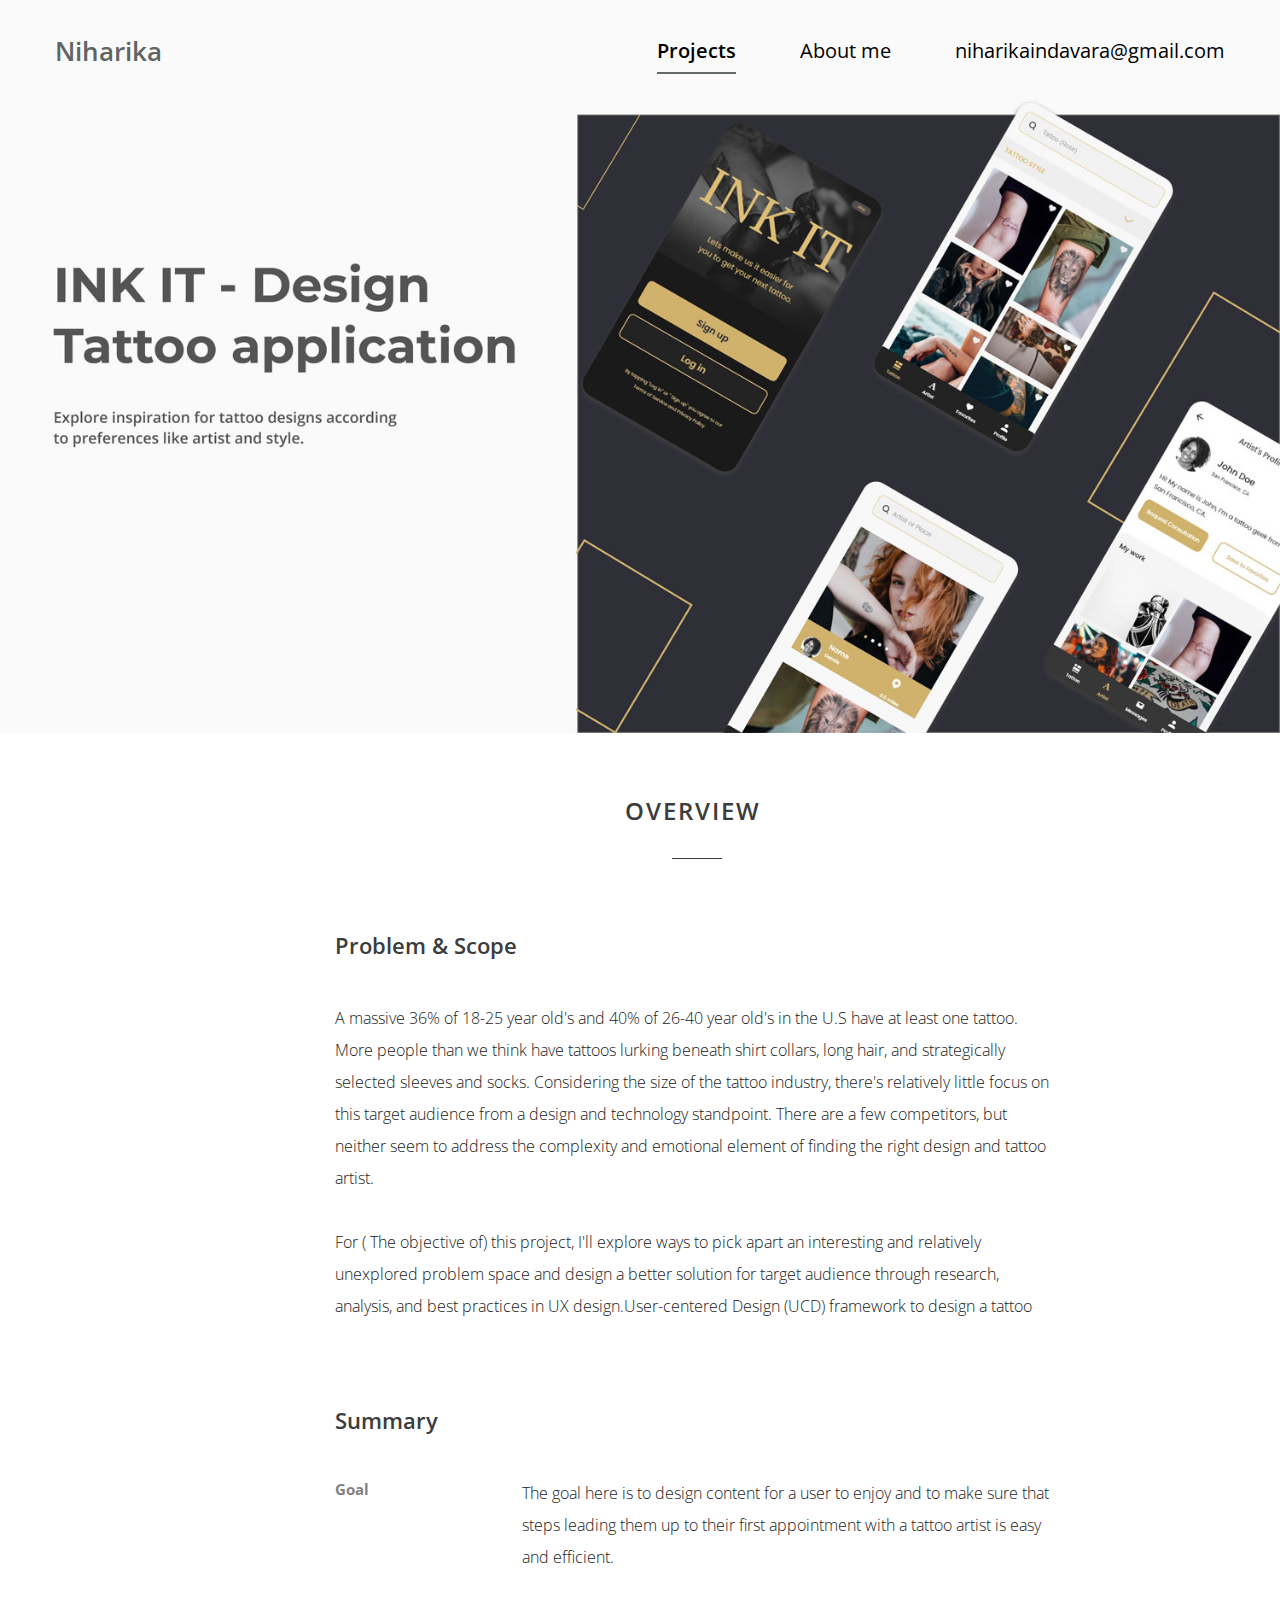
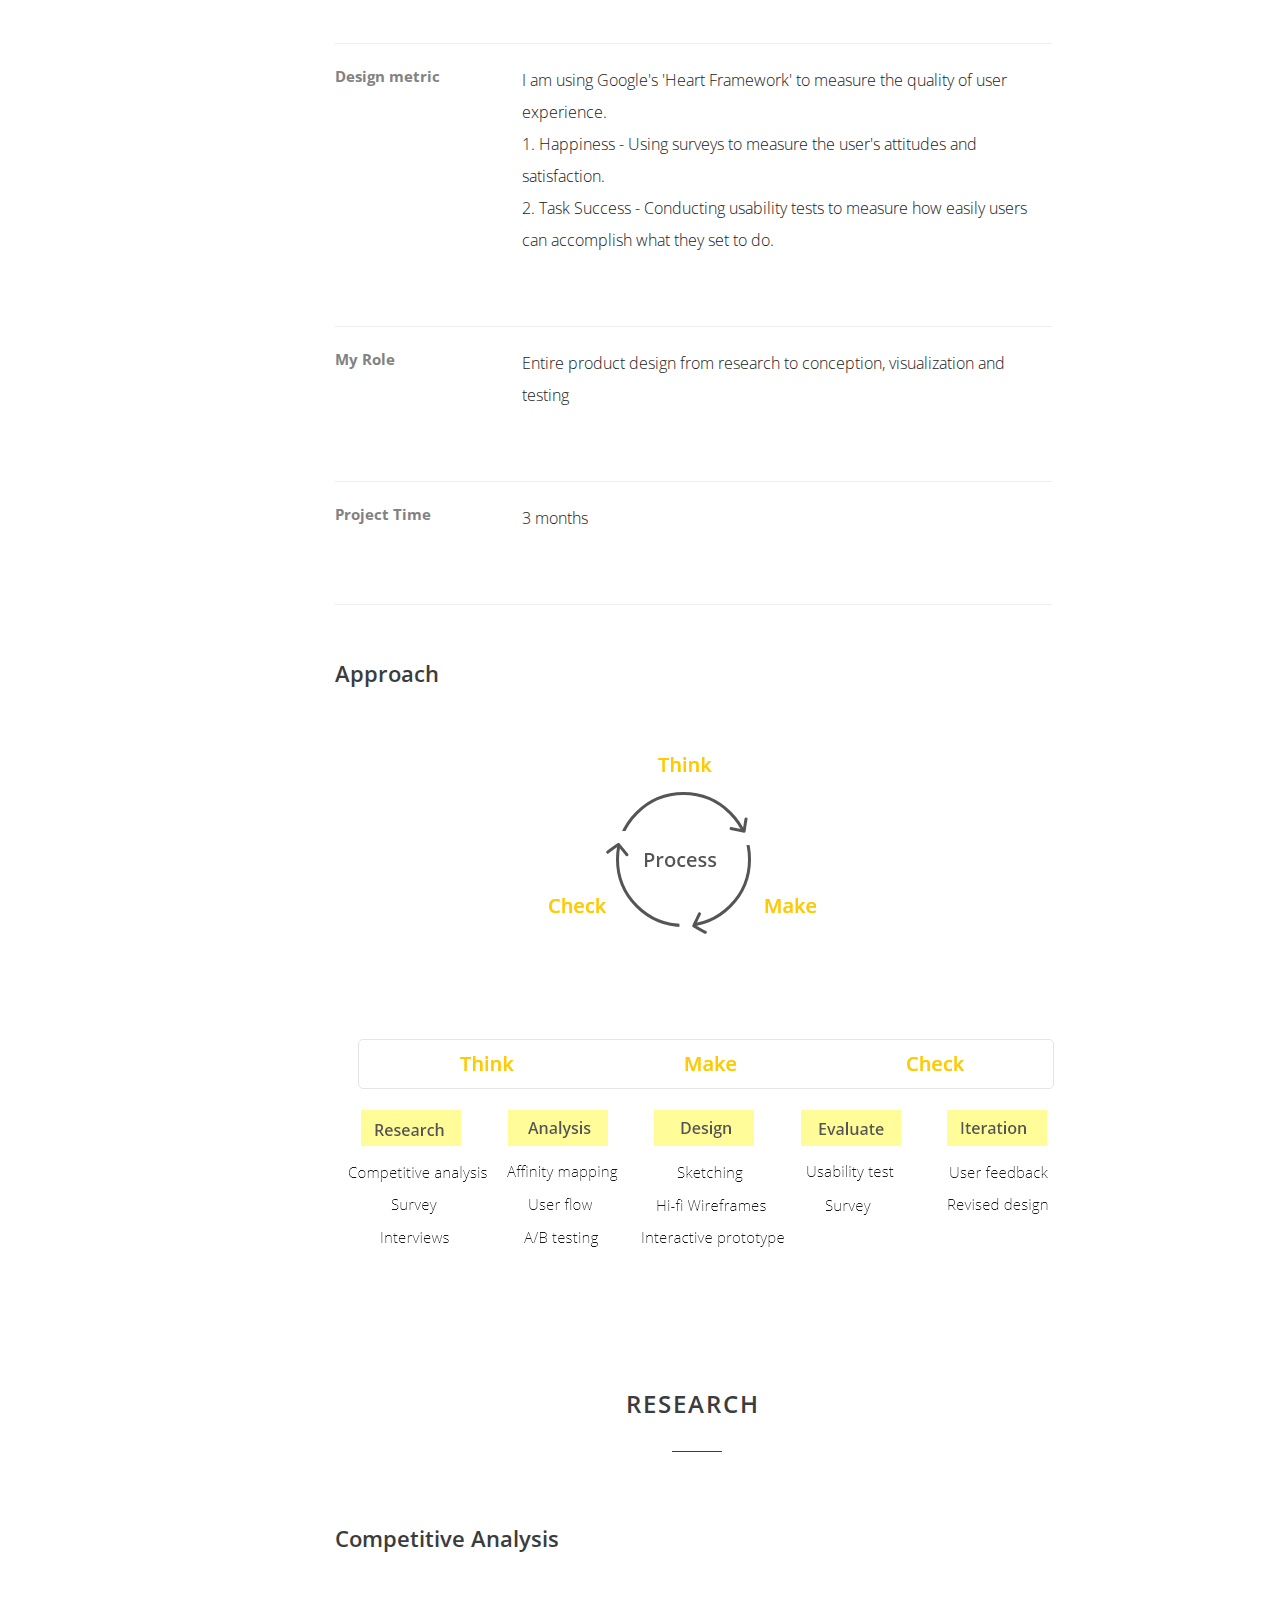
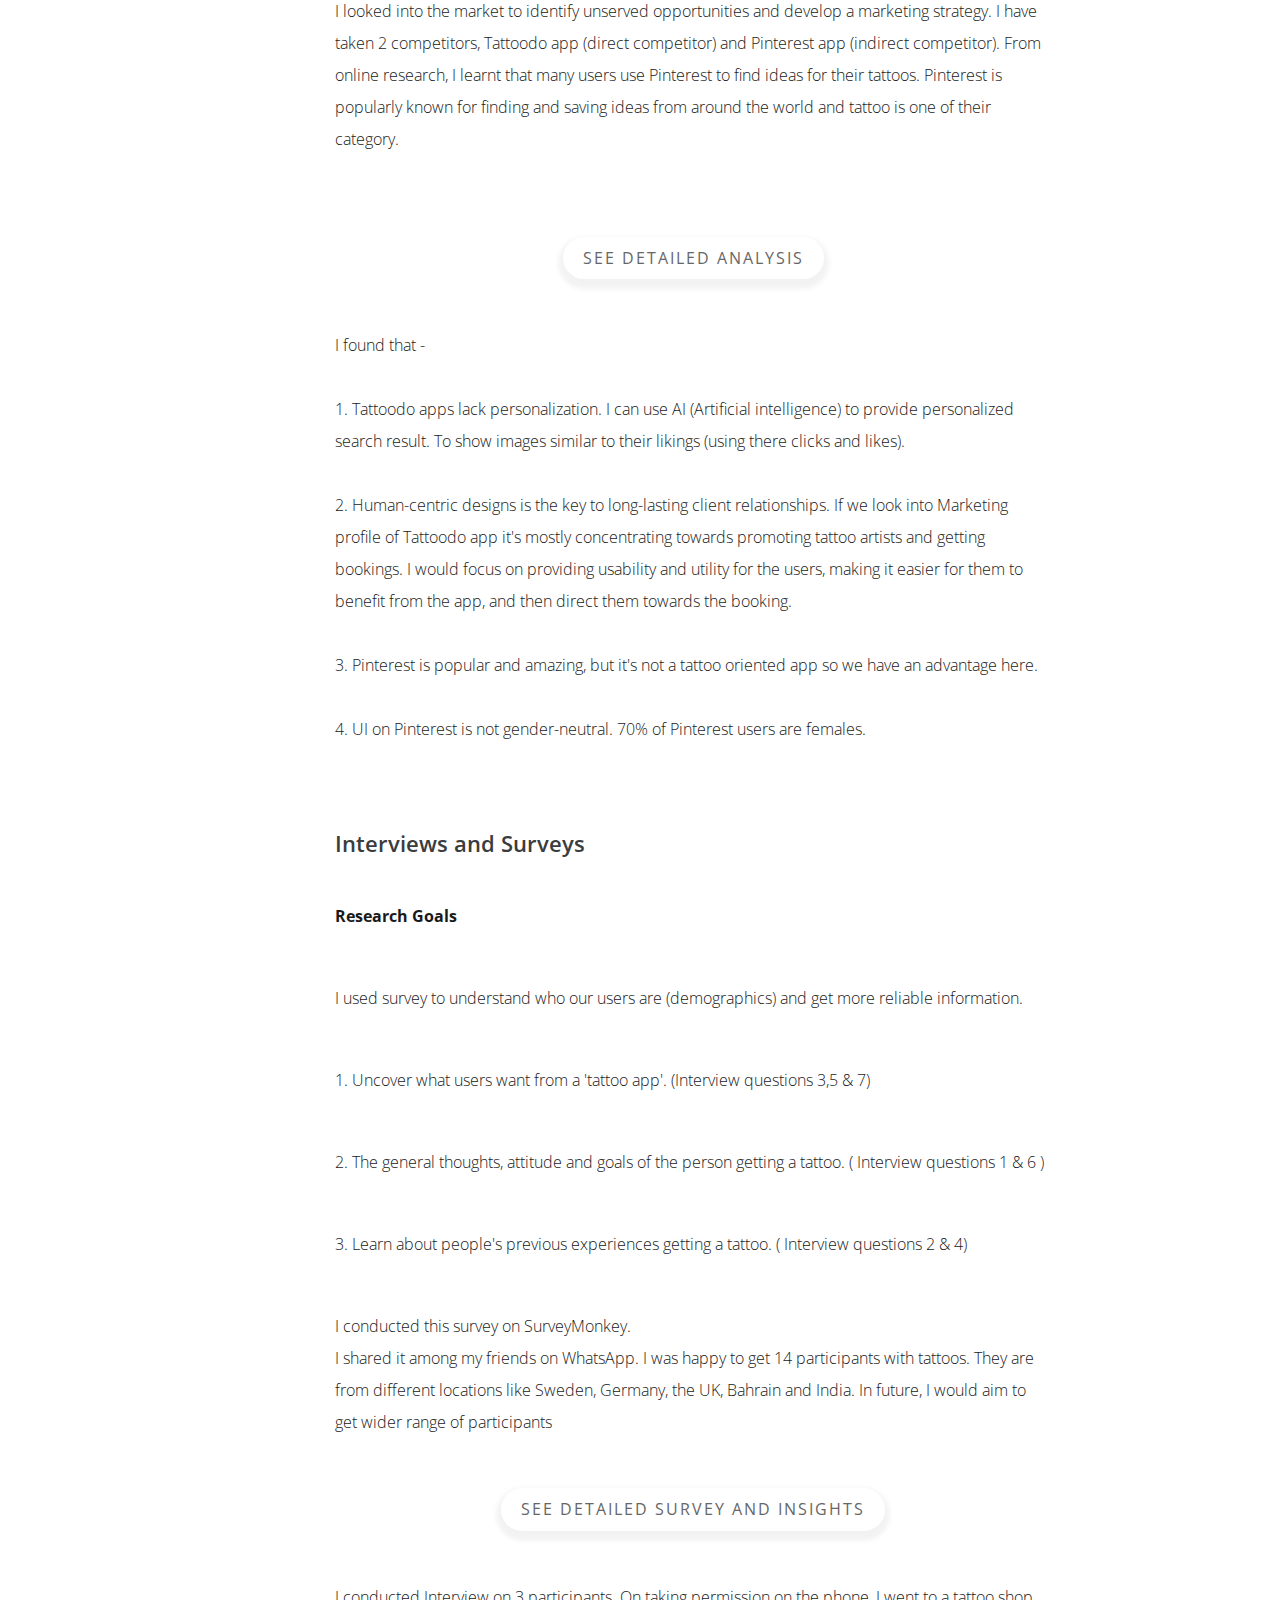
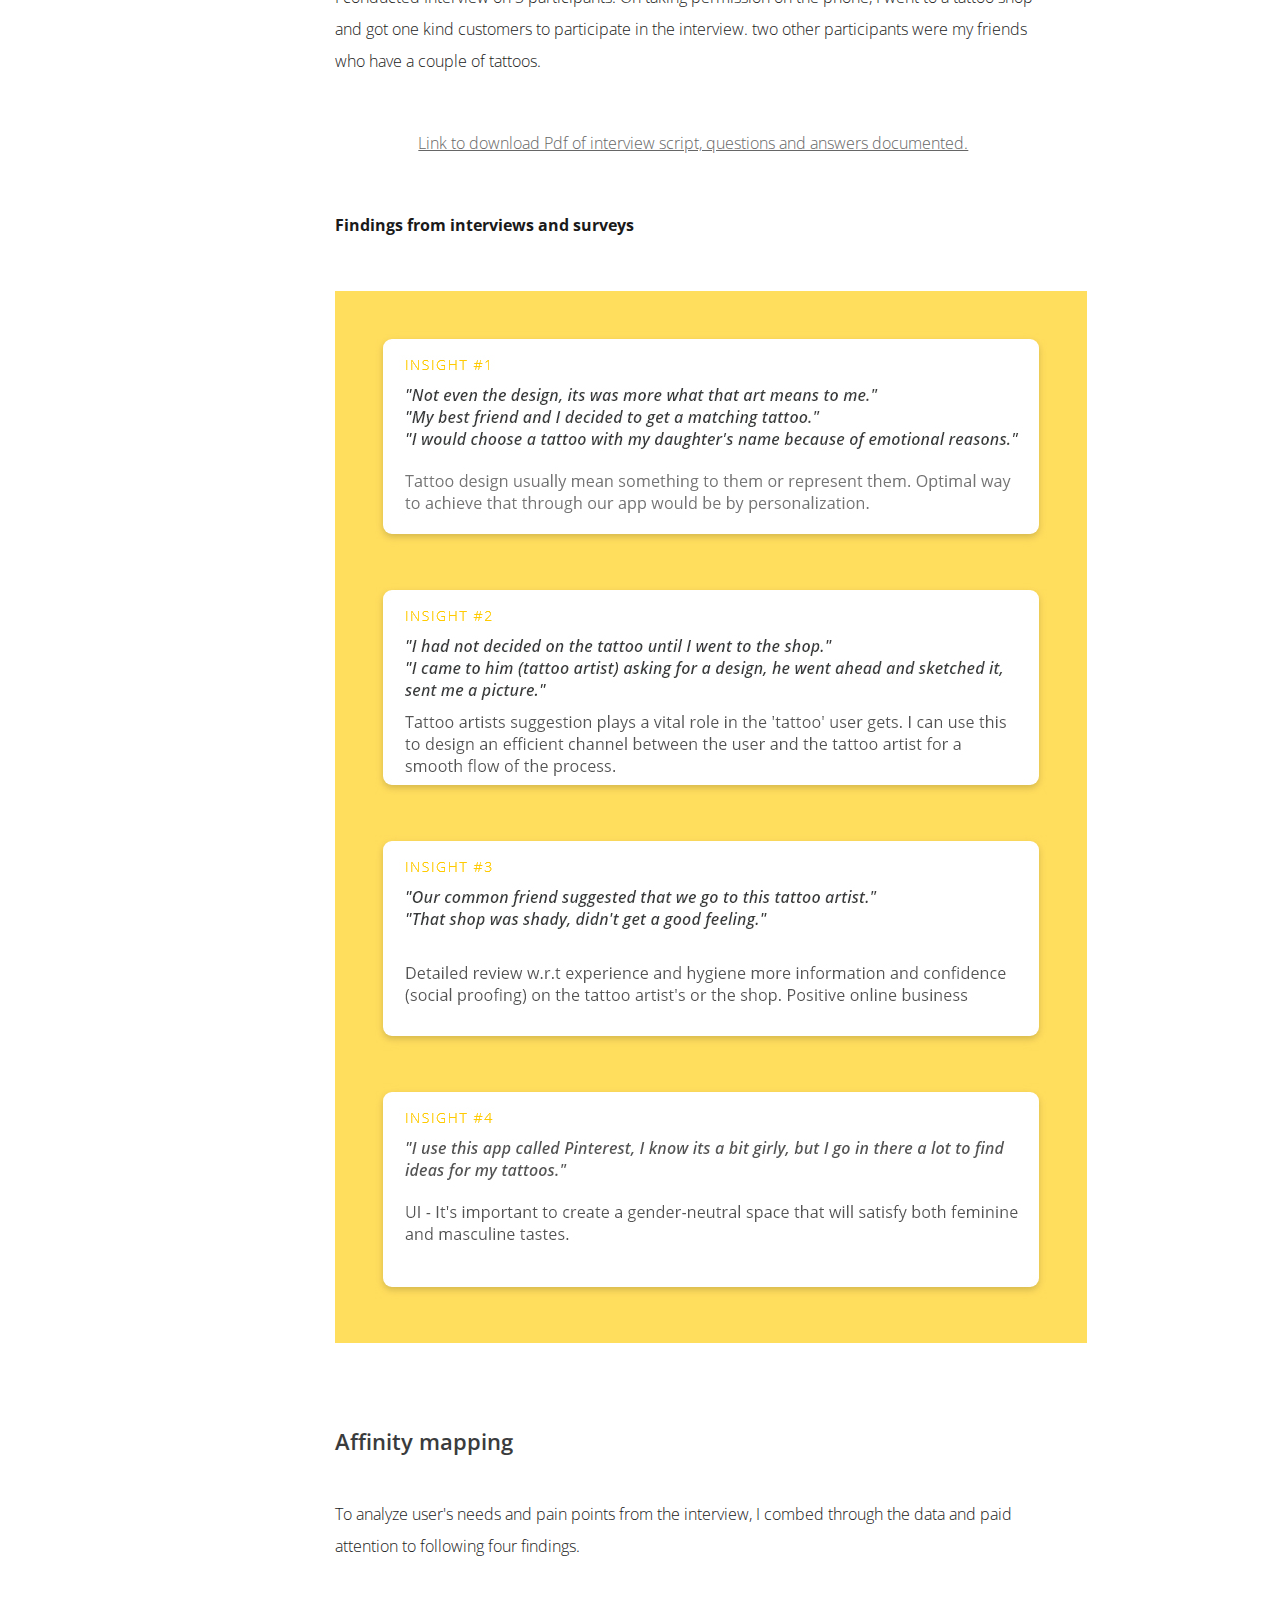
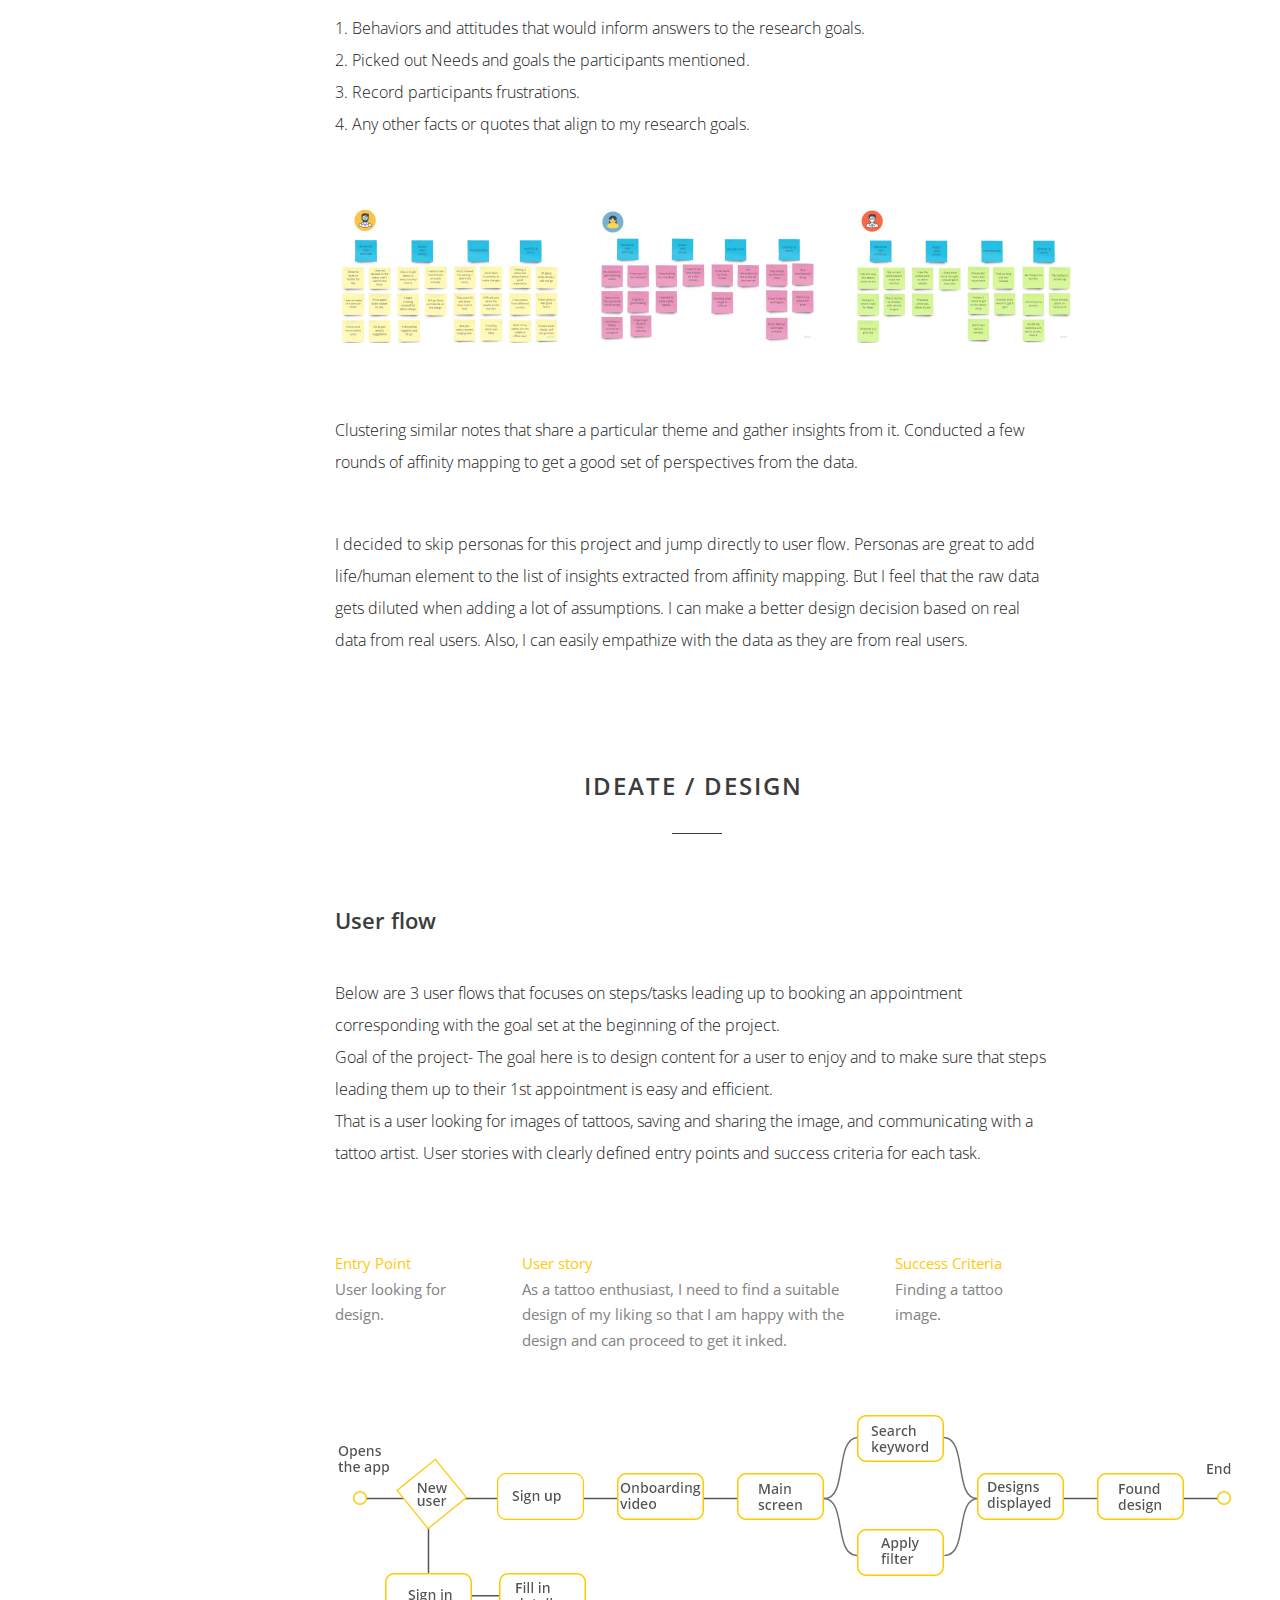
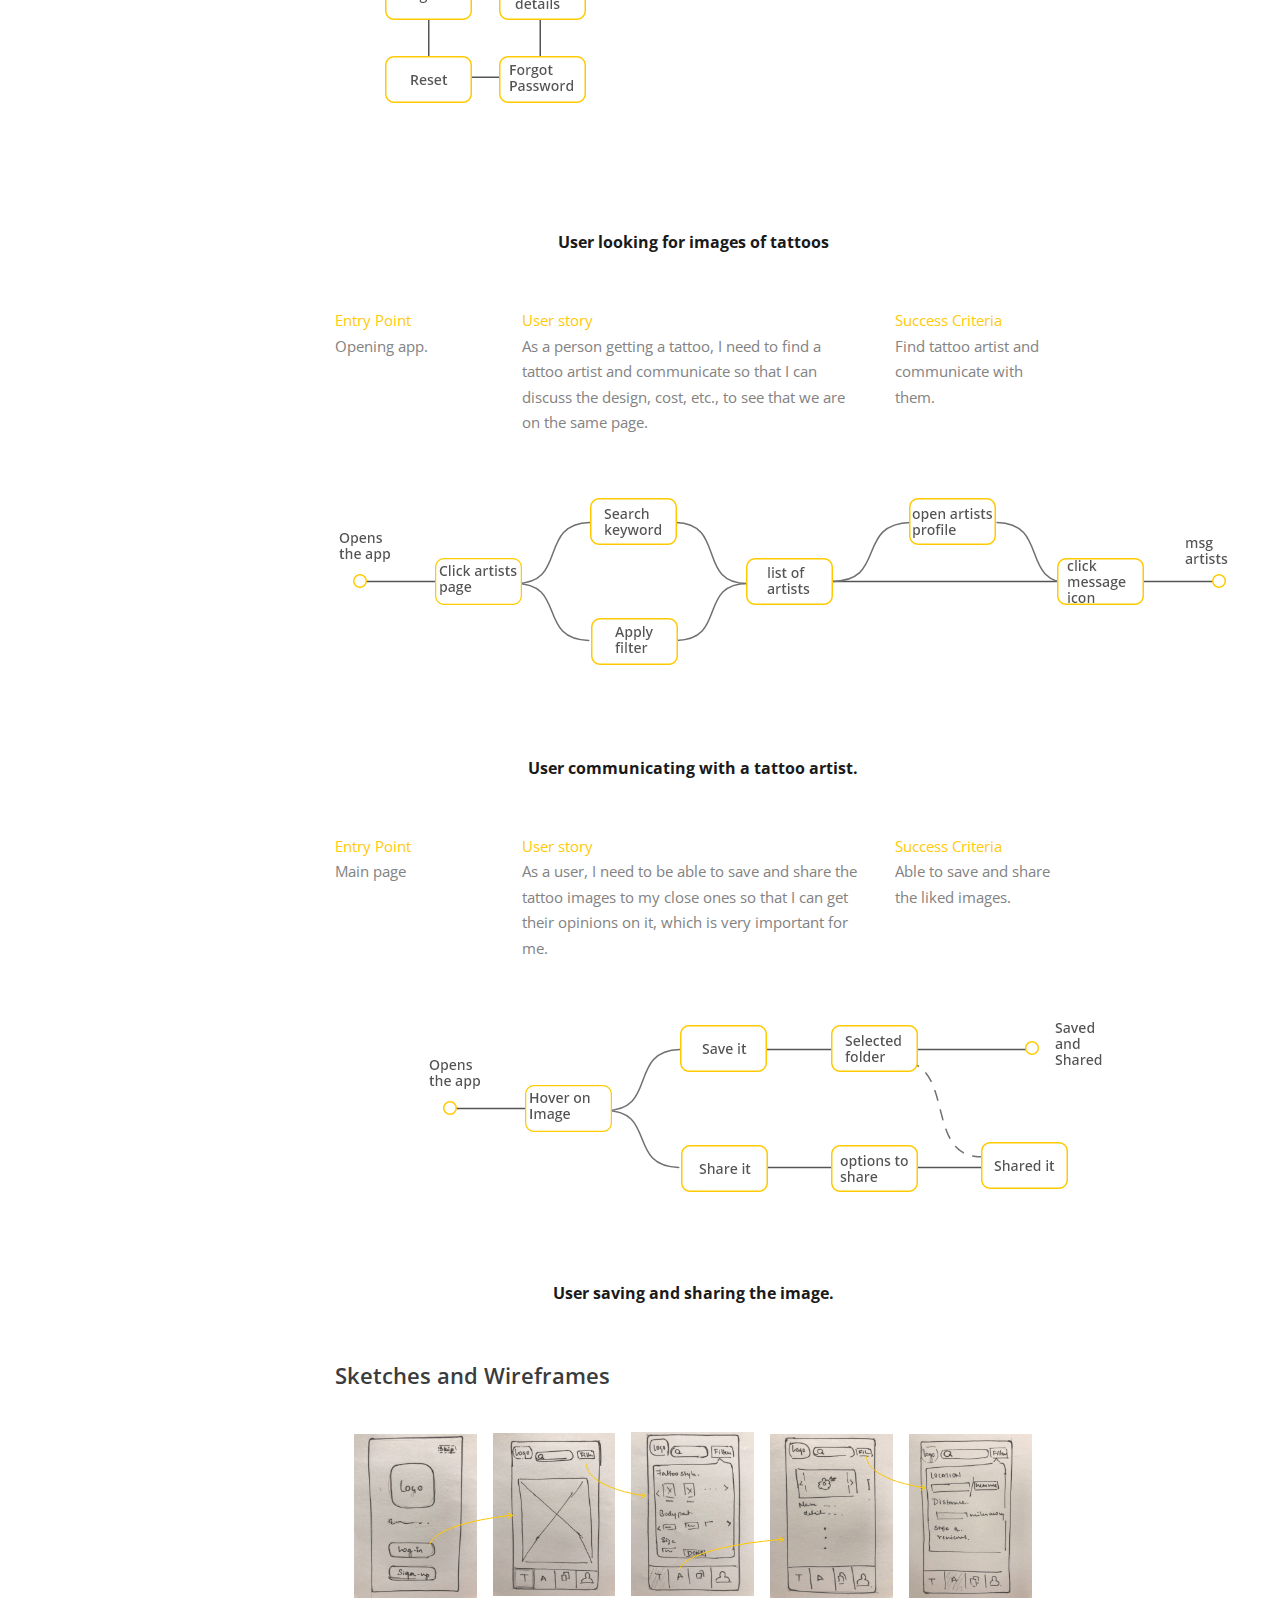
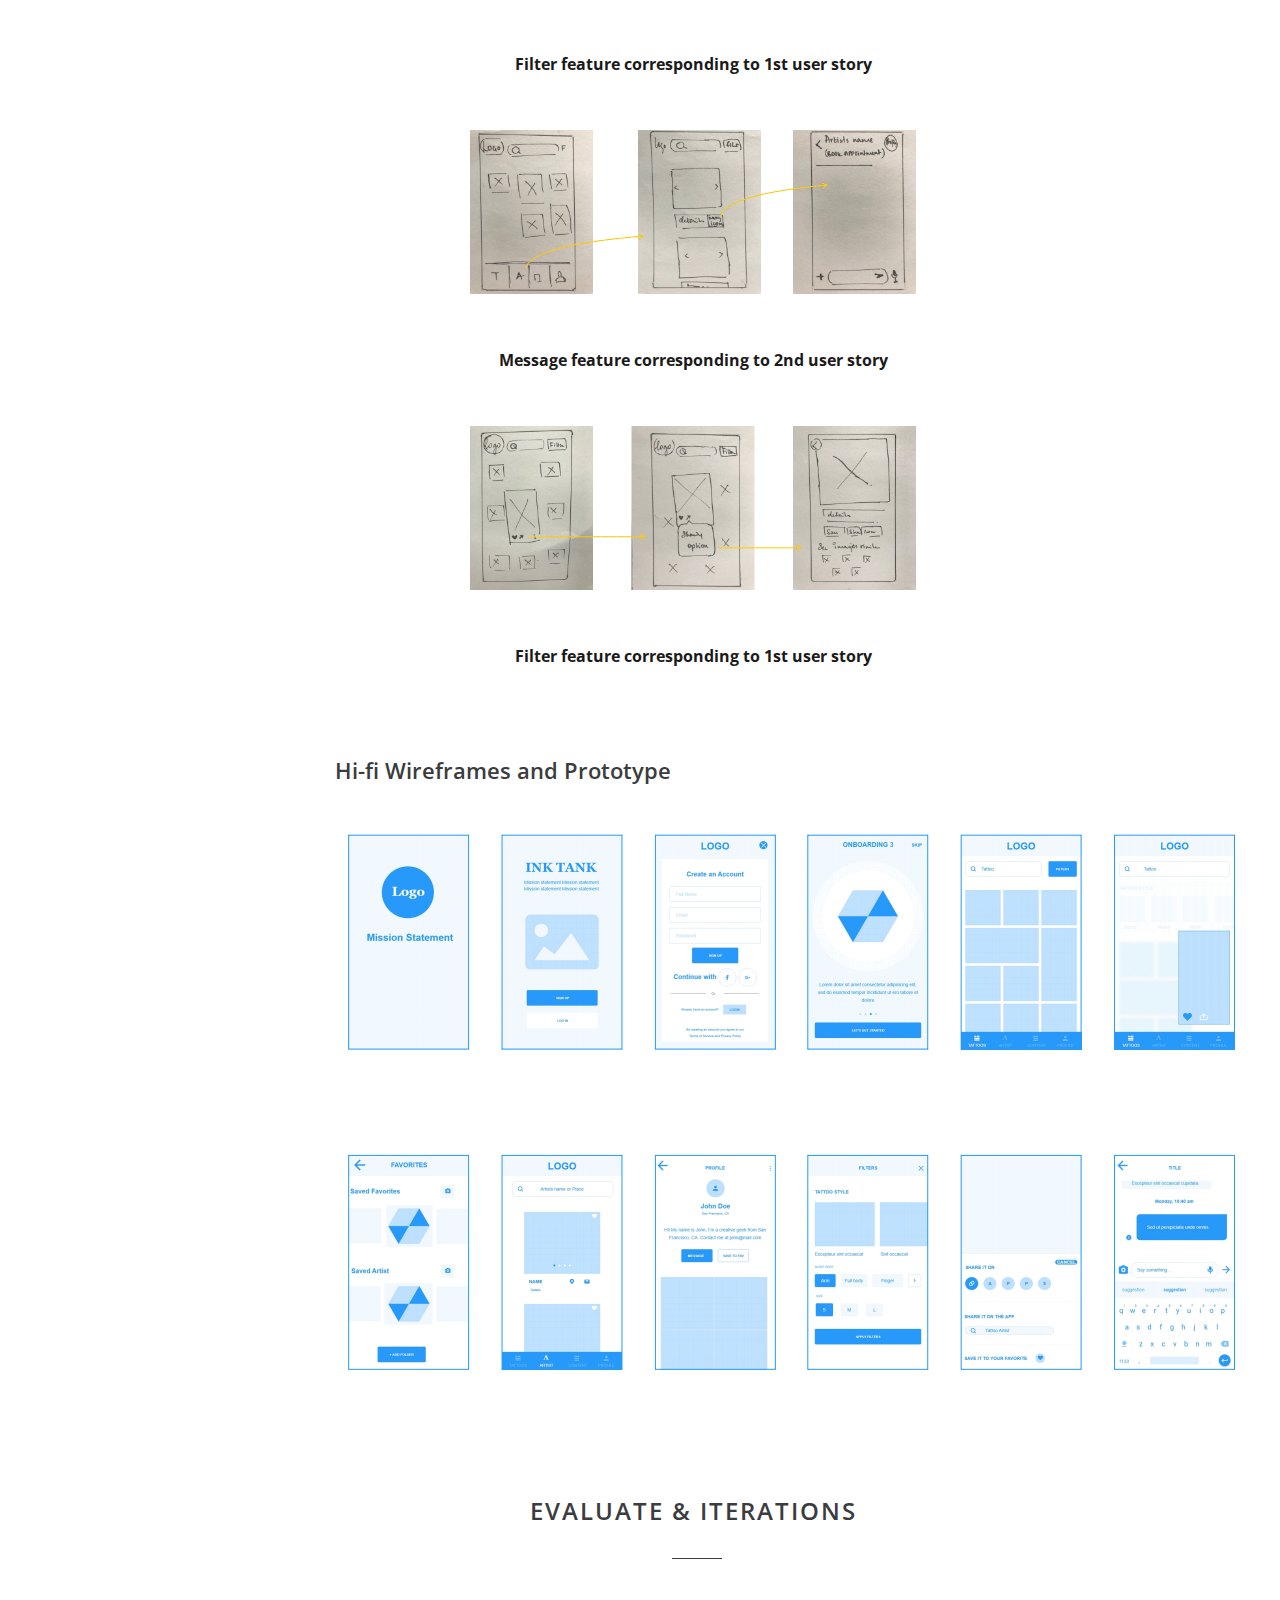
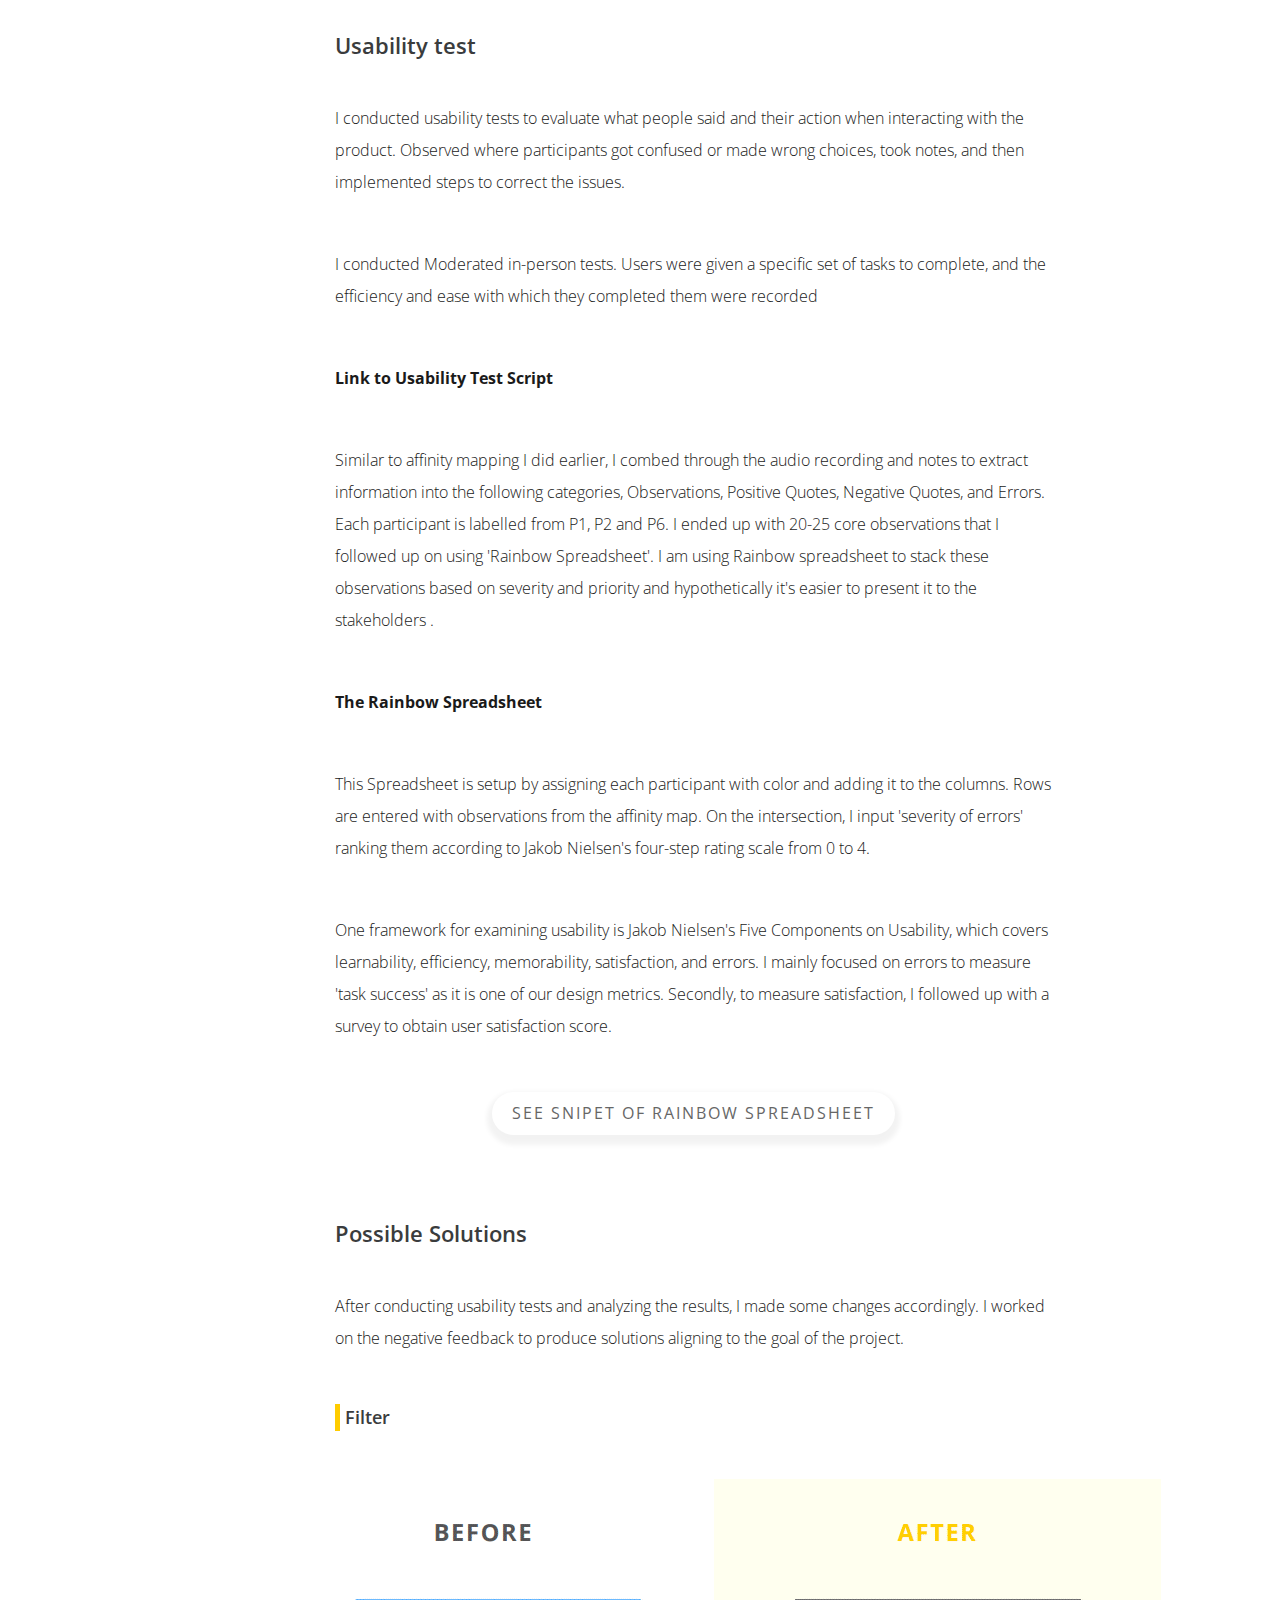
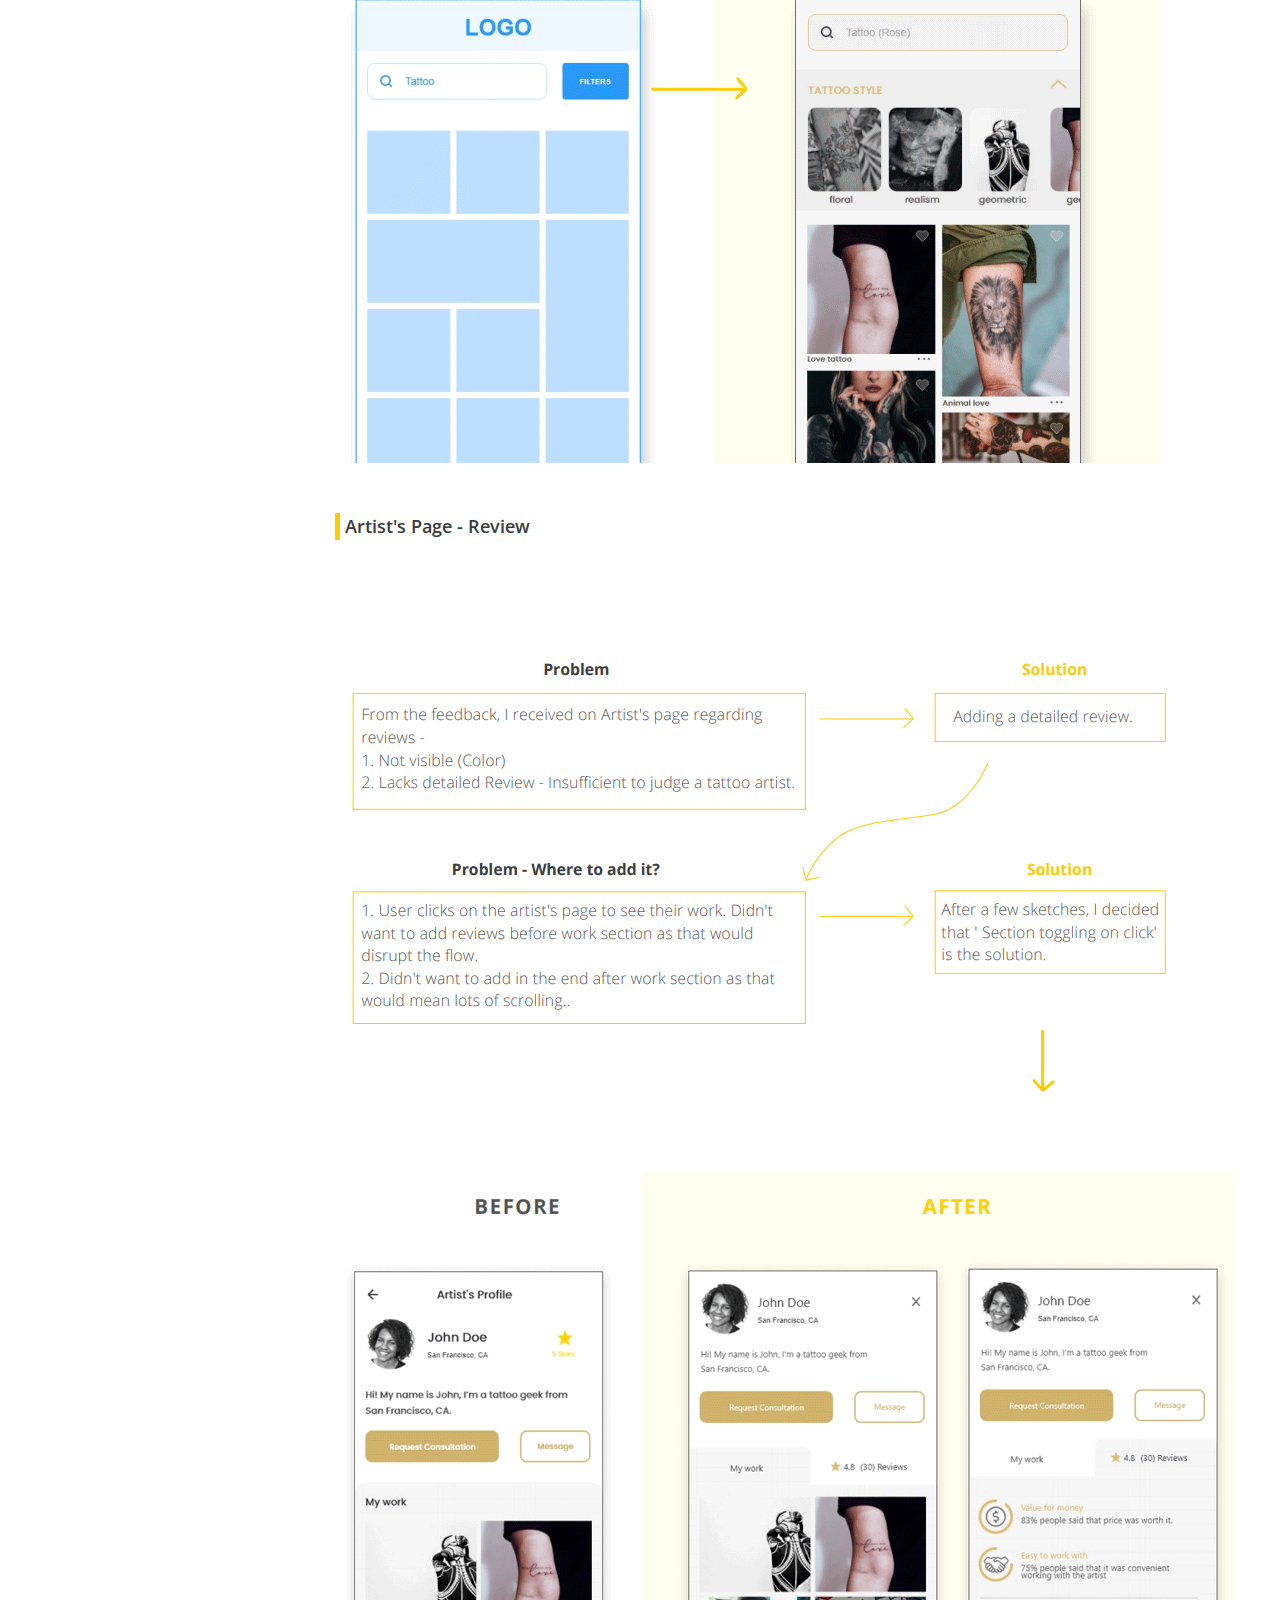
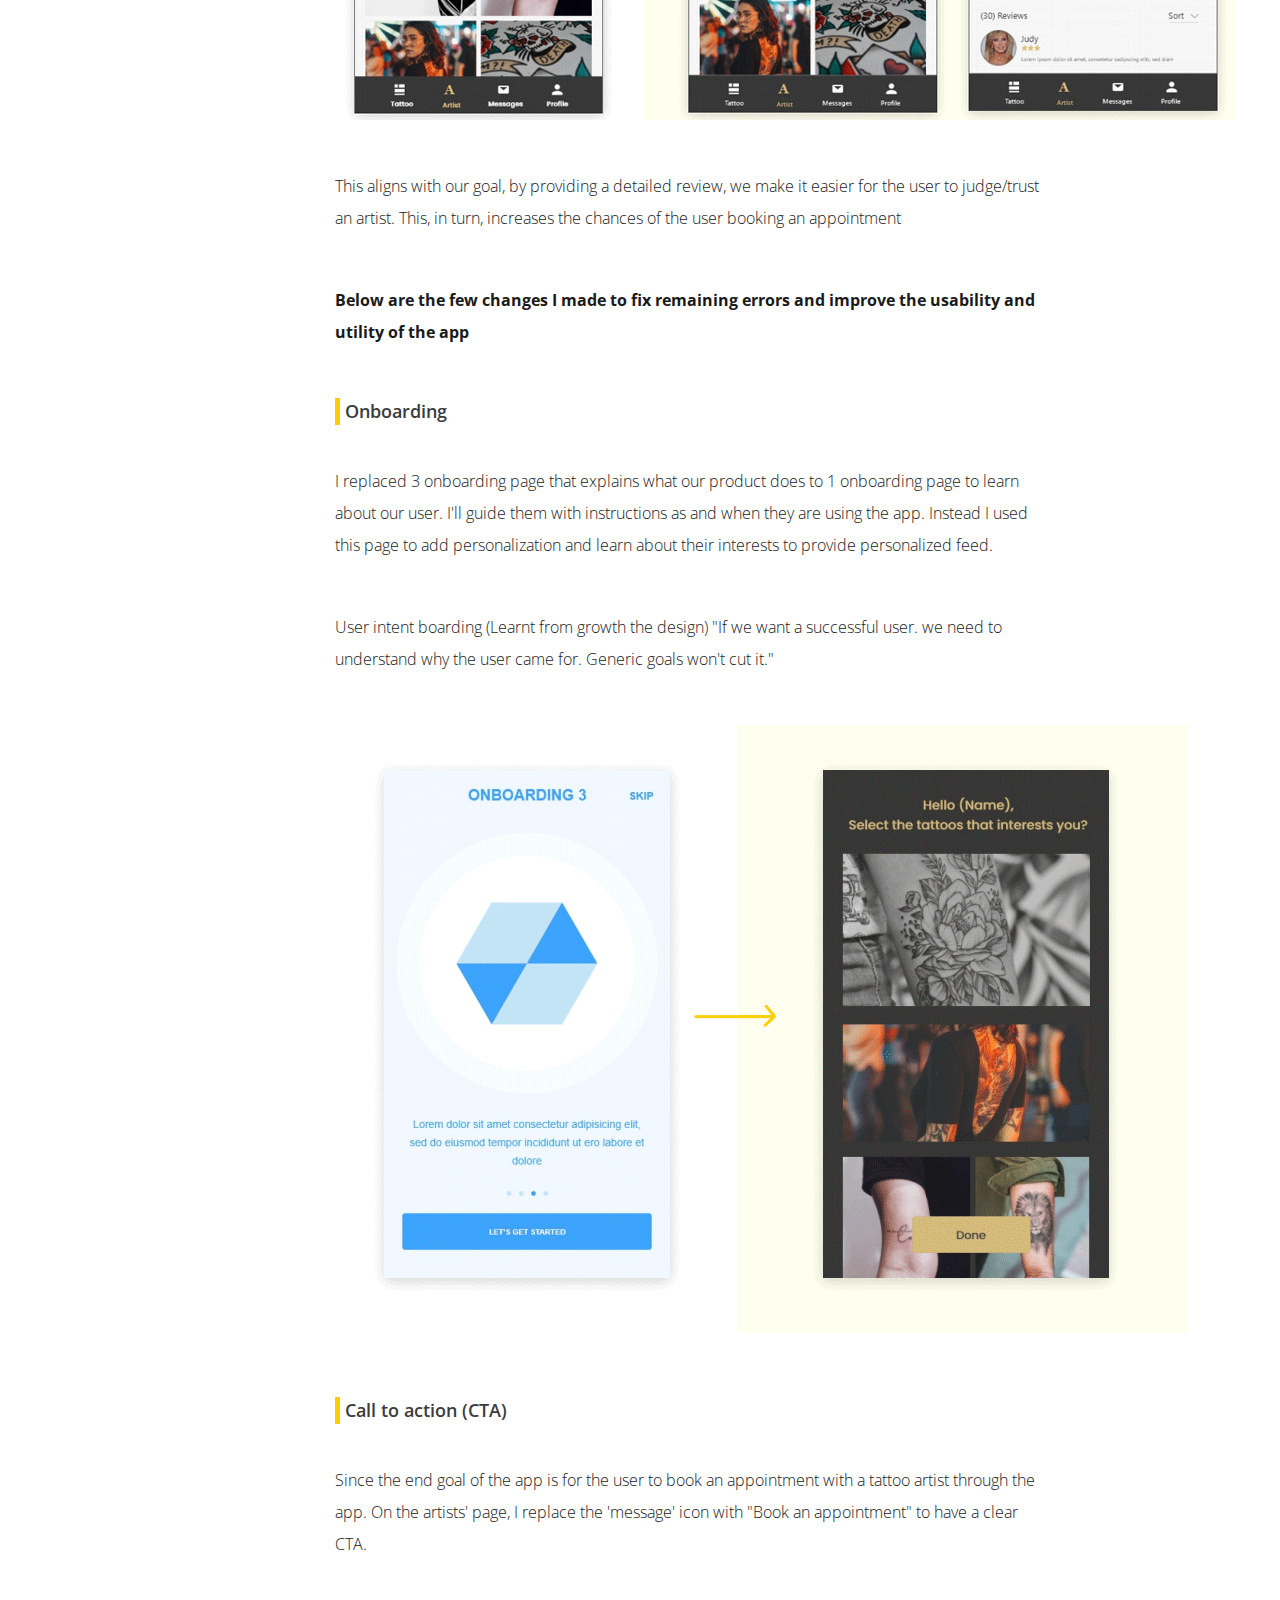
<file: projects.html>
<!DOCTYPE HTML>
<html>
	<head>
	<meta charset="utf-8">
	<meta http-equiv="X-UA-Compatible" content="IE=edge">
	<title>Niharika Indavara</title>
	<meta name="viewport" content="width=device-width, initial-scale=1">
	<meta name="description" content="Niharika Indavara" />
	<meta name="keywords" content="Niharika Indavara" />
	<meta name="author" content="Niharika Indavara" />




    
<link href="https://fonts.googleapis.com/css2?family=Open+Sans:wght@300;400;600;700;800&display=swap" rel="stylesheet">
	<link rel="shortcut icon" href="favicon.ico" />
	<link rel="stylesheet" href="css/animate.css">
	<link rel="stylesheet" href="css/icomoon.css">
	<link rel="stylesheet" href="css/bootstrap.css">
	<link rel="stylesheet" href="css/style.css">

	<!-- Modernizr JS -->
	<script src="js/modernizr-2.6.2.min.js"></script>
	<!-- FOR IE9 below -->
	<!--[if lt IE 9]>
	<script src="js/respond.min.js"></script>
	<![endif]-->
	
	<script src="js/jquery.min.js"></script>
    
	<script src="js/script.js"></script>
	
  </head>

  <body>
  <div class="loader"></div>
  <div id="page">
  
    
    <nav class="nav" role="navigation">
		<div class="top-menu" style="background-color:#fafafa;">
			<div class="container-fluid">
				<div class="row">
					<div class="col-xs-2">
						<div id="logo"><a href="index.html">Niharika</a></div>
					</div>
					<div class="col-xs-10 text-right menu-1">
						<ul>
							<li class="active"><a href="index.html#about-us"><span>Projects</span></a></li>
							<li><a href="about-me.html"><span>About me</span></a></li>
							<li><a href="mailto:niharikaindavara@gmail.com"><span>niharikaindavara@gmail.com</span></a></li>
							
						</ul>
					</div>
				</div>
				
			</div>
		</div>
	</nav>
	
	<!--
	<div id="about-us">
		<div class="container">
		<img src="images/case-study-02-1.jpg" class="img-responsive">
		</div>
	</div>	
	-->
	
	<div class="bg bg-REI" data-aos="fade-up" data-aos-duration="600"><img src="images/case-study-02-1.jpg" class="img-responsive" style="width:100%"></div>
       
	
	<div id="project">
		<div class="container-fluid">
			<div class="row row-padded-mb">
				<nav class="col-lg-3 col-md-3 hidden-sm hidden-xs">
          <div class="bs-docs-sidebar" style="background-color:#fff;">
            <ul class="nav nav-stacked"id="sidebar" style="background-color:#fff;">

              <li>
                <a href="#overview">Overview</a>
                <ul class="nav nav-stacked" style="background-color:#fff;">
                  <li><a href="#problem">Problem</a></li>
                  <li><a href="#summary">Summary</a></li>
                  <li><a href="#approach">Approach</a></li>
                </ul>
              </li>

              <li>
                <a href="#research">Research</a>
                <ul class="nav nav-stacked" style="background-color:#fff;">
                  <li><a href="#competitive-analysis">Competitive Analysis</a></li>
                  <li><a href="#interview-and-survey">Interview and Survey</a></li>
                  <li><a href="#affinity-mapping">Affinity Mapping</a></li>
                </ul>
              </li>

              <li>
                <a href="#design">Ideate / Design</a>
                <ul class="nav nav-stacked" style="background-color:#fff;">
                  <li><a href="#user-flow">User flow</a></li>
                  <li><a href="#sketches">Sketches & Wireframes</a></li>
                  <li><a href="#hifi">Hi-fi wireframes & Prototype</a></li>
                </ul>
              </li>

              <li>
                <a href="#evaluation">Evaluation & Iterations</a>
                <ul class="nav nav-stacked" style="background-color:#fff;height:110px;">
                  <li><a href="#usability-test">Usability test</a></li>
                  <li><a href="#rainbow">Rainbow Spreadsheet</a></li>
                  <li><a href="#solution">Solution</a></li>
                  <li><a href="#survey">Survey</a></li>
                </ul>
              </li>

              <li>
                <a href="#prototype">Latest Prototype</a>
              </li>

              <li>
                <a href="#improvements">Future Improvements</a>
              </li>
			  
			  <li>
                <a href="#documentation">Design Documentation</a>
              </li>

            

            </ul>
          </div>
        </nav>
				
				
				
				
				<div class="col-lg-7 col-md-7 col-sm-10 col-xs-12">
         


          	  <section id="overview" class="fh5co-heading-pro">
              <h2>Overview</h2>
              <div id="problem" class="subgroup">
                <h4>Problem & Scope</h4>
                <p><span class="highlight highlight-REI">A massive 36% of 18-25 year old's and 40% of 26-40 year old's in the U.S have at least one tattoo.</span>
More people than we think have tattoos lurking beneath shirt collars, long hair, and strategically
selected sleeves and socks. <span class="highlight highlight-REI">Considering the size of the tattoo industry, there's relatively little focus on
this target audience from a design and technology standpoint.</span> There are a few competitors, but
neither seem to address the complexity and emotional element of finding the right design and tattoo
artist.<br>
<br>

<span class="highlight highlight-REI">For ( The objective of) this project, I'll explore ways to pick apart an interesting and relatively
unexplored problem space and design a better solution for target audience through research,
analysis, and best practices in UX design.</span>User-centered Design (UCD) framework to design a tattoo</</p>
              </div>
			  
			  
			  <div id="summary" class="subgroup">
                <h4>Summary</h4>
               
			   
			   <div class="row">
			   <div class="col-md-3">
			  <strong> Goal </strong>
			   </div>
			   <div class="col-md-9">
			   <p>The goal here is to <span class="highlight highlight-REI">design content for a user to enjoy</span> and to make sure that
steps leading them up to their first <span class="highlight highlight-REI">appointment with a tattoo artist is easy and
efficient.</span></p>
			   </div>
			   </div>
			   <hr>
			   <div class="row">
			   <div class="col-md-3">
			  <strong> Design metric </strong>
			   </div>
			   <div class="col-md-9">
			   <p>I am using Google's 'Heart Framework' to measure the quality of user
experience.<br>
1. <span class="highlight highlight-REI">Happiness</span> - Using surveys to measure the user's attitudes and satisfaction.<br>
2. <span class="highlight highlight-REI">Task Success</span> - Conducting usability tests to measure how easily users can accomplish what they set to do.</p>
			   </div>
			   </div>
			   
			   <hr>
			   
			   <div class="row">
			   <div class="col-md-3">
			  <strong> My Role </strong>
			   </div>
			   <div class="col-md-9">
			   <p>Entire product design from research to conception, visualization and testing</p>
			   </div>
			   </div>
			   
			   <hr>
			   
			   <div class="row">
			   <div class="col-md-3">
			  <strong> Project Time </strong>
			   </div>
			   <div class="col-md-9">
			   <p>3 months</p>
			   </div>
			   </div>
			   
			   <hr>
              </div>
			  
			  
			  
			  <div id="approach" class="subgroup">
                <h4>Approach</h4>
               
			   
			   
			   <p align="center"><img src="images/Approach-1.jpg" class="img-responsive"></p>
			   <p align="center"><img src="images/Approach-2.jpg" class="img-responsive"></p>
			   
			   
              </div>
			  
          </section>
		  
		  
		  <!-- Research Section -->
		  
		  
		  <section id="research" class="fh5co-heading-pro">
              <h2 >RESEARCH</h2>
              <div id="competitive-analysis" class="subgroup">
                <h4>Competitive Analysis</h4>
                <p><span class="highlight highlight-REI">I looked into the market to identify unserved opportunities and develop a marketing strategy. I have
taken 2 competitors, Tattoodo app (direct competitor) and Pinterest app (indirect competitor).</span> From
online research, I learnt that many users use Pinterest to find ideas for their tattoos.
Pinterest is popularly known for finding and saving ideas from around the world and tattoo is one of
their category.</p>
              </div>
			  
			  
			  <div id="summary" class="subgroup">
                <p align="center"><button id="show_da" class="btn btn-outline"><span id="bca">SEE DETAILED ANALYSIS</span></button> <button id="hide_da" style="display:none;" class="btn btn-outline"><span id="bca">HIDE DETAILED ANALYSIS</span></button></p>
               	
				
				
			   <script>
$("#show_da").on("click",function() {
    $(".ca").show();
	$("#hide_da").show();
	$("#show_da").hide();
	
  });
  
  $("#hide_da").on("click",function() {
    $(".ca").hide();
	$("#hide_da").hide();
	$("#show_da").show();
	
  });

</script>
			   
			   <div class="ca" style="display:none" align="center">
			   
			   <ul class="nav nav-tabs" style="background:none;">
    <li class="active"><a data-toggle="tab" href="#home">Competitive Analysis </a></li>
    <li><a data-toggle="tab" href="#menu1">MARKETING PROFILE </a></li>
  </ul>
		
		
		<div class="tab-content">
    <div id="home" class="tab-pane fade in active">
	<img src="images/Competitive-Analysis.jpg" class="img-responsive">
    </div>
	
    <div id="menu1" class="tab-pane fade in">
	  <img src="images/Marketing-Stratergy.jpg" class="img-responsive">
    </div>
		
 
  </div>
			   
			   
			   
			   
			   
			   
			   </div>
			   
			   
			   
			   
			   
			   <p>
			   I found that -<br><br>
1. <span class="highlight highlight-REI">Tattoodo apps lack personalization.</span> I can use AI (Artificial intelligence) to provide personalized
search result. To show images similar to their likings (using there clicks and likes).<br><br>
2. Human-centric designs is the key to long-lasting client relationships. <span class="highlight highlight-REI">If we look into Marketing profile
of Tattoodo app it's mostly concentrating towards promoting tattoo artists and getting bookings. I
would focus on providing usability and utility for the users, making it easier for them to benefit from
the app, and then direct them towards the booking.</span><br><br>
3. Pinterest is popular and amazing, <span class="highlight highlight-REI">but it's not a tattoo oriented app so we have an advantage here.</span><br><br>
4. UI on Pinterest is not gender-neutral. 70% of Pinterest users are females.			   </p>
			   
			   
              </div>
			  
			  
			  
			  <div id="interview-and-survey" class="subgroup">
                <h4>Interviews and Surveys</h4>
                <p><strong>Research Goals</strong></p>
				<p><span class="highlight highlight-REI">I used survey to understand who our users are (demographics) and get more reliable information.</span></p>
				<p>1. <span class="highlight highlight-REI">Uncover what users want from a 'tattoo app'. (Interview questions 3,5 & 7)</span></p>
				<p>2. The general thoughts, attitude and <span class="highlight highlight-REI">goals of the person getting a tattoo. ( Interview questions 1 & 6 )</span></p>
				<p>3. <span class="highlight highlight-REI">Learn about people's previous experiences getting a tattoo. ( Interview questions 2 & 4)</span></p>
				
				
				<p><span class="highlight highlight-REI">I conducted this survey on SurveyMonkey.</span><br>
I shared it among my friends on WhatsApp. I was happy to get 14 participants with tattoos.
They are from different locations like Sweden, Germany, the UK, Bahrain and India. In future, I would
aim to get wider range of participants</p>


<p align="center"><button id="show_dsa" class="btn btn-outline"><span id="bca">SEE DETAILED SURVEY AND INSIGHTS</span></button> <button id="hide_dsa" style="display:none;" class="btn btn-outline"><span id="bca">HIDE DETAILED SURVEY AND INSIGHTS</span></button></p>
               	
				
				
			   <script>
$("#show_dsa").on("click",function() {
    $(".dsa").show();
	$("#hide_dsa").show();
	$("#show_dsa").hide();
	
  });
  
  $("#hide_dsa").on("click",function() {
    $(".dsa").hide();
	$("#hide_dsa").hide();
	$("#show_dsa").show();
	
  });

</script>
			   
			   <div class="dsa" style="display:none" align="center">
<p align="center"><img src="images/Survey and Insights.png" class="img-responsive"></p>
</div>

<p><span class="highlight highlight-REI">I conducted Interview on 3 participants.</span> On taking permission on the phone, I went to a tattoo shop
and got one kind customers to participate in the interview. two other participants were my friends who
have a couple of tattoos.</p>

<p align="center"><a href="images/Interview.pdf" target="_blank" style="color:#666666;text-decoration:underline">Link to download Pdf of interview script, questions and answers documented.</a></p>

<p><strong>Findings from interviews and surveys</strong></p>

<p align="center"><img src="images/Interview-Insights.jpg" class="img-responsive"></p>

              </div>
			  
			  
			  
			  
			  
			  
			  
			  
			  <div id="affinity-mapping" class="subgroup">
                <h4>Affinity mapping</h4>
                <p><span class="highlight highlight-REI">To analyze user's needs and pain points from the interview, I combed through the data and paid
attention to following four findings.</span></p>
                <p>1. <span class="highlight highlight-REI">Behaviors and attitudes that would inform answers to the research goals.</span><br>
2. Picked out <span class="highlight highlight-REI">Needs and goals</span> the participants mentioned.<br>
3. Record participants <span class="highlight highlight-REI">frustrations.</span><br>
4. Any other <span class="highlight highlight-REI">facts or quotes that align to my research goals.</span></p>
				
				
				<p align="center"><img src="images/mapping.jpg" class="img-responsive"></p>
				
				
				<p><span class="highlight highlight-REI">Clustering similar notes that share a particular theme and gather insights from it.</span> Conducted a few
rounds of affinity mapping to get a good set of perspectives from the data.</p>

<p>I decided to skip personas for this project and jump directly to user flow. Personas are great to add
life/human element to the list of insights extracted from affinity mapping. But I feel that the raw data
gets diluted when adding a lot of assumptions. I can make a better design decision based on real data
from real users. Also, I can easily empathize with the data as they are from real users.</p>

              </div>
			  
			  
          </section>
		  
		  
		  <!-- Research Section -->
		  
		  
		  
		  
		  
		  
		  
		  
		   <!-- IDEATE / DESIGN Section -->
		  
		  
		  <section id="design" class="fh5co-heading-pro">
              <h2 >IDEATE / DESIGN</h2>
              <div id="user-flow" class="subgroup">
                <h4>User flow</h4>
                <p><span class="highlight highlight-REI">Below are 3 user flows that focuses on steps/tasks leading up to booking an appointment
corresponding with the goal set at the beginning of the project.</span><br>
<span class="highlight highlight-REI">Goal of the project- The goal here is to design content for a user to enjoy and to make sure that steps
leading them up to their 1st appointment is easy and efficient.</span><br>
That is a user looking for images of tattoos, saving and sharing the image, and communicating with a
tattoo artist. User stories with clearly defined entry points and success criteria for each task.</p>
              </div>
			  
			  
			  <div id="flow" class="subgroup">
               
			   
			   
			   <div class="row">
			   <div class="col-md-3 row-pb-sm">
			  <span style="color:#ffca07;">Entry Point</span><br>User looking for design.
			   </div>
			   
			   <div class="col-md-6 row-pb-sm">
			   <span style="color:#ffca07;">User story</span> <br>As a tattoo enthusiast, I need to find a suitable design of my liking
so that I am happy with the design and can proceed to get it inked.

			   </div>
			   
			   
			   <div class="col-md-3 row-pb-sm">
			  <span style="color:#ffca07;">Success Criteria</span>  <br>Finding a tattoo image.

			   </div>
			   </div>
			   
			   
			   <p align="center"><img src="images/User-flow-1.png" class="img-responsive"></p>
			   
			   
              </div>
			  
			  <p class="text-center"><strong>User looking for images of tattoos</strong></p>
			  
			  
			  
			  <div class="row">
			   <div class="col-md-3 row-pb-sm">
			   <span style="color:#ffca07;">Entry Point</span><br>Opening app. 
			   </div>
			   
			   <div class="col-md-6 row-pb-sm">
			   <span style="color:#ffca07;">User story</span> <br>As a person getting a tattoo, I need to find a tattoo artist and
communicate so that I can discuss the design, cost, etc., to see
that we are on the same page.

			   </div>
			   
			   
			   <div class="col-md-3 row-pb-sm">
			 <span style="color:#ffca07;"> Success Criteria</span>  <br>Find tattoo artist and communicate with them. 

			   </div>
		    </div>
			   
			   
			   <p align="center"><img src="images/User-flow-2.png" class="img-responsive"></p>
			   
			   
			   
			   
			   
			   
			   
			    <p class="text-center"><strong>User communicating with a tattoo artist.</strong></p>
			  
			  
			  
			  <div class="row">
			   <div class="col-md-3 row-pb-sm">
			  <span style="color:#ffca07;"> Entry Point</span><br>Main page
			   </div>
			   
			   <div class="col-md-6 row-pb-sm">
			  <span style="color:#ffca07;">User story</span> <br>As a user, I need to be able to save and share the tattoo images to my
close ones so that I can get their opinions on it, which is very
important for me. 

			   </div>
			   
			   
			   <div class="col-md-3 row-pb-sm">
			  <span style="color:#ffca07;">Success Criteria </span> <br>Able to save and share the liked images.

			   </div>
		    </div>
			   
			   
			   <p align="center"><img src="images/User-flow-3.png" class="img-responsive"></p>
			  
			  <p class="text-center"><strong>User saving and sharing the image.</strong></p>
			  
			  <div id="sketches" class="subgroup">
                <h4>Sketches and Wireframes </h4>
				
				
				<p align="center"><img src="images/Sketch-1.png" class="img-responsive"></p>
				
				
				 <p class="text-center"><strong>Filter feature corresponding to 1st user story</strong></p>
				 
				 
				 <p align="center"><img src="images/Sketch-2.png" class="img-responsive"></p>
				 
				 
				 
				 <p class="text-center"><strong>Message feature corresponding to 2nd user story</strong></p>
				 
				 
				 <p align="center"><img src="images/Sketch-3.png" class="img-responsive"></p>
				 
				 
				 <p class="text-center"><strong>Filter feature corresponding to 1st user story</strong></p>
				
              </div>
			  
			  
			  
			  
			  <div id="hifi" class="subgroup">
                <h4>Hi-fi Wireframes and Prototype</h4>
                
				
				<p align="center"><img src="images/wireframe.png" class="img-responsive"></p>
				
				
				

              </div>
			  
			  
          </section>
		  
		  
		  <!-- IDEATE / DESIGN Section -->
		  
		  
		  
		  
		  
		  
		  
		  
		  
		  
		  
		  
		  
		  
		  <!-- EVALUATE & ITERATIONS Section -->
		  
		  
		  <section id="evaluation" class="fh5co-heading-pro">
              <h2 >EVALUATE & ITERATIONS</h2>
              <div id="usability-test" class="subgroup">
                <h4>Usability test</h4>
                <p><span class="highlight highlight-REI">I conducted usability tests to evaluate what people said and their action when interacting with the
product.</span> Observed where participants got confused or made wrong choices, took notes, and then
implemented steps to correct the issues.</p>
<p>I conducted Moderated in-person tests. <span class="highlight highlight-REI">Users were given a specific set of tasks to complete, and the
efficiency and ease with which they completed them were recorded</span></p>

			
			<p><strong>Link to Usability Test Script</strong></p>
			
			<p><span class="highlight highlight-REI">Similar to affinity mapping I did earlier, I combed through the audio recording and notes to extract
information into the following categories, Observations, Positive Quotes, Negative Quotes, and Errors.</span>
Each participant is labelled from P1, P2 and P6. <span class="highlight highlight-REI">I ended up with 20-25 core observations that I
followed up on using 'Rainbow Spreadsheet'. I am using Rainbow spreadsheet to stack these
observations based on severity and priority</span> and hypothetically it's easier to present it to the
stakeholders .</p>

<p id="rainbow"><strong>The Rainbow Spreadsheet</strong></p>


<p>This Spreadsheet is setup by assigning each participant with color and adding it to the columns. Rows
are entered with observations from the affinity map. On the intersection, <span class="highlight highlight-REI">I input 'severity of errors'
ranking them according to Jakob Nielsen's four-step rating scale from 0 to 4.</span></p>
<p>One framework for examining usability is Jakob Nielsen's Five Components on Usability, which covers
learnability, efficiency, memorability, satisfaction, and errors.
<span class="highlight highlight-REI">I mainly focused on errors to measure 'task success' as it is one of our design metrics.
Secondly, to measure satisfaction, I followed up with a survey to obtain user satisfaction score.</span></p>



<p align="center"><button id="show_rb" class="btn btn-outline"><span id="bca">SEE SNIPET OF RAINBOW SPREADSHEET</span></button> <button id="hide_rb" style="display:none;" class="btn btn-outline"><span id="bca">HIDE SNIPET OF RAINBOW SPREADSHEET</span></button></p>
               	
				
				
			   <script>
$("#show_rb").on("click",function() {
    $(".rb").show();
	$("#hide_rb").show();
	$("#show_rb").hide();
	
  });
  
  $("#hide_rb").on("click",function() {
    $(".rb").hide();
	$("#hide_rb").hide();
	$("#show_rb").show();
	
  });

</script>
			   
			   <div class="rb" style="display:none" align="center">
<p align="center"><img src="images/Rainbow spreadsheet.jpg" style="width:100%" class="img-responsive"></p>
</div>




              </div>
			  
			  
			  
			  
			  <div id="solution" class="subgroup">
                <h4>Possible Solutions </h4>
				
				
				<p><span class="highlight highlight-REI">After conducting usability tests and analyzing the results, I made some changes accordingly. I worked
on the negative feedback to produce solutions aligning to the goal of the project.</span></p>
				 
				 
				 <h5>&nbsp;Filter</h5>
				 
				 <p align="center"><img src="images/solutions-1.png" class="img-responsive"></p>
				 
				 
				 <h5>&nbsp;Artist's Page - Review</h5>
				 <p align="center"><img src="images/solutions-2.png" class="img-responsive"></p>
				 
				 <p align="center"><img src="images/solutions-3.png" class="img-responsive"></p>
				 
				 
				 <p>This aligns with our goal, by providing a detailed review, we make it easier for the user to judge/trust
an artist. This, in turn, increases the chances of the user booking an appointment</p>

<p><strong>Below are the few changes I made to fix remaining errors and improve the usability and utility of
the app</strong></p>

<h5>&nbsp;Onboarding</h5>

<p>I replaced 3 onboarding page that explains what our product does to 1 onboarding page to learn
about our user. I'll guide them with instructions as and when they are using the app. Instead I used
this page to add personalization and learn about their interests to provide personalized feed.</p>
<p>User intent boarding (Learnt from growth the design) "If we want a successful user. we need to
understand why the user came for. Generic goals won't cut it."</p>


<p align="center"><img src="images/solutions-4.png" class="img-responsive"></p>


<h5>&nbsp;Call to action (CTA)</h5>


<p>Since the end goal of the app is for the user to book an appointment with a tattoo artist through the
app. On the artists' page, I replace the 'message' icon with "Book an appointment" to have a clear CTA.</p>


<p align="center"><img src="images/solutions-5.png" class="img-responsive"></p>


<h5>&nbsp;Accessibility</h5>

<p>Wordings (Tile below the image) added to explain the context of the image. Previously I had options
(like and share) to appear on the image upon hovering on it. Now, these options are static.</p>


<p align="center"><img src="images/solutions-6.png" class="img-responsive"></p>

<p>Similarly, I went through all the functionalities/user flow of the application to make sure I follow A, AA, or AAA
compliance mentioned in WCAG guidelines. I checked the color contrast ratio of the app on an accessibility
test website.</p>

<h5>&nbsp;Search</h5>


<p align="center"><img src="images/Search.png" class="img-responsive"></p>


<h5>&nbsp;Boosting User Engagement</h5>

<p align="center"><img src="images/Boosting-User-Engagement.png" class="img-responsive"></p>


<h5>&nbsp;Notification</h5>

<p align="center"><img src="images/Notification.png" class="img-responsive"></p>


				
              </div>
			  
			  
			  
			  
			  <div id="survey" class="subgroup">
                <h4>Survey</h4>
                
				
				<p><span class="highlight highlight-REI">I wanted to test this updated / iterated prototype.</span> I shared it among my fellow designers to gather
feedback on my work and also asked them to complete a survey at the end of it. That will help me
learn their overall experience using the prototype of the app.</p>
<p><span class="highlight highlight-REI">I conducted this survey with 6 participants. Each rating how easy was it for them to complete the task
using the product, overall experience using the product and how likely are they to recommend it to
their friends and family.</span></p>
				
<p align="center"><img src="images/SURVEY-GRAPH.png" class="img-responsive"></p>

<p><span class="highlight highlight-REI">It was clear to say that it was easy for them to complete the task, and the over all experience is 50%
which is still a positive response.</span></p>
              </div>
			  
			  
          </section>
		  
		  
		  <!-- IDEATE / DESIGN Section -->
		  
		  
		  
		  
		  
		  
		  
		  
		  
		  
		  
		  <!-- LATEST PROTOTYPE Section -->
		  
		  
		  <section id="prototype" class="fh5co-heading-pro">
              <h2 >LATEST PROTOTYPE</h2>
              <div id="usability" class="subgroup">
                <p align="center">Below is the latest prototype with some of my updated changes</p>

<p align="center"><iframe width="560" height="315" src="https://www.youtube.com/embed/BJenZPQVc2Y" frameborder="0" allow="accelerometer; autoplay; encrypted-media; gyroscope; picture-in-picture" allowfullscreen></iframe></p>



              </div>
			  
          </section>
		  
		  
		  <!-- LATEST PROTOTYPE Section -->
		  
		  
		  
		  
		  
		  
		  
		  
		  
		  
		  
		  
		  
		  <!-- FUTURE IMPROVEMENTS Section -->
		  
		  
		  <section id="improvements" class="fh5co-heading-pro">
              <h2 >FUTURE IMPROVEMENTS</h2>
              <div id="usability" class="subgroup">
                
				
                <p>1. <span class="highlight highlight-REI">Uptill now, I have designed the steps for the user to use our app and lead them 'book an
appointment' on an app, with a tattoo artist. As that was the goal of the project and the application. My
future steps would be to design the steps for the user after they book an appointment, on the app.</span><br>
One example is adding the appointment to their calendar, and reminding them of the appointment.
Asking the user's experience (review) after their appointment.</p>

<p>2. <span class="highlight highlight-REI">I would like to conduct another round of test on my iterated application</span> and obtain data from the
feedback.</p>

              </div>
			  
          </section>
		  
		  
		  <!-- FUTURE IMPROVEMENTS Section -->
		  
		  
		  
		  
		  
		  
		  
		  
		  
		    <!-- FUTURE IMPROVEMENTS Section -->
		  
		  
		  <section id="documentation" class="fh5co-heading-pro">
              <h2 >DESIGN DOCUMENTATION</h2>
              <div id="usability" class="subgroup">
                <p align="center"><strong>UI Elements & Styles</strong></p>
				
               <p align="center"><img src="images/doc1.png" class="img-responsive"></p>
			    <p align="center"><img src="images/doc2.png" class="img-responsive"></p>
				 <p align="center"><img src="images/doc3.png" class="img-responsive"></p>
				  <p align="center"><img src="images/doc4.png" class="img-responsive"></p>
				   <p align="center"><img src="images/doc5.png" class="img-responsive"></p>
				    <p align="center"><img src="images/doc6.png" class="img-responsive"></p>
					
					
					
					<p align="center"><strong>Do and Don'ts</strong></p>
					<p>Don't resize icons or images making them stretched or skewed this distorts them
creating uneven dimensions.</p>
<p>Use recurring elements, don't create new ones if unnecessary, follow patterns to
insure consistent design.</p>


<p align="center"><strong>Language</strong></p>
					<p>language is easy to understand and follow along.</p>
					
              </div>
			  
			  
			  <p align="right"><a href="ux-design-contest.html" class="btn btn-primary1">NEXT PROJECT <i class="icon-arrow-right3"></i></a></p>
			  
          </section>
		  
		  
		  <!-- FUTURE IMPROVEMENTS Section -->
		  
        </div>
				
				
			</div>
			
			
			
			
			
		</div>
	</div>
	
	
    <footer id="fh5co-footer" role="contentinfo">
		
		<div class="container">
			<div class="row">
				<div class="col-md-8 col-xs-12 fh5co-widget">
					niharikaindavara@gmail.com
					
				</div>
				<div class="col-md-4 col-xs-12 fh5co-widget">
					<a href="#"><span>LinkedIn</span></a> &#8226; <a href="#"><span>Resume</span></a> &#8226; <a href="about-me.html"><span>About me</span></a>
				</div>
			</div>
			

		</div>
	</footer>
	</div>




	<div class="gototop js-top">
		<a href="#page" class="js-gotop"><i class="icon-arrow-up"></i></a>
	</div>

	
	<script src="js/bootstrap.min.js"></script>
	<script src="js/jquery.easing.1.3.js"></script>
	<script src="js/jquery.waypoints.min.js"></script>
	<script src="js/jquery.stellar.min.js"></script>
	<script src="js/main.js"></script>


  </body>

</html>
</file>
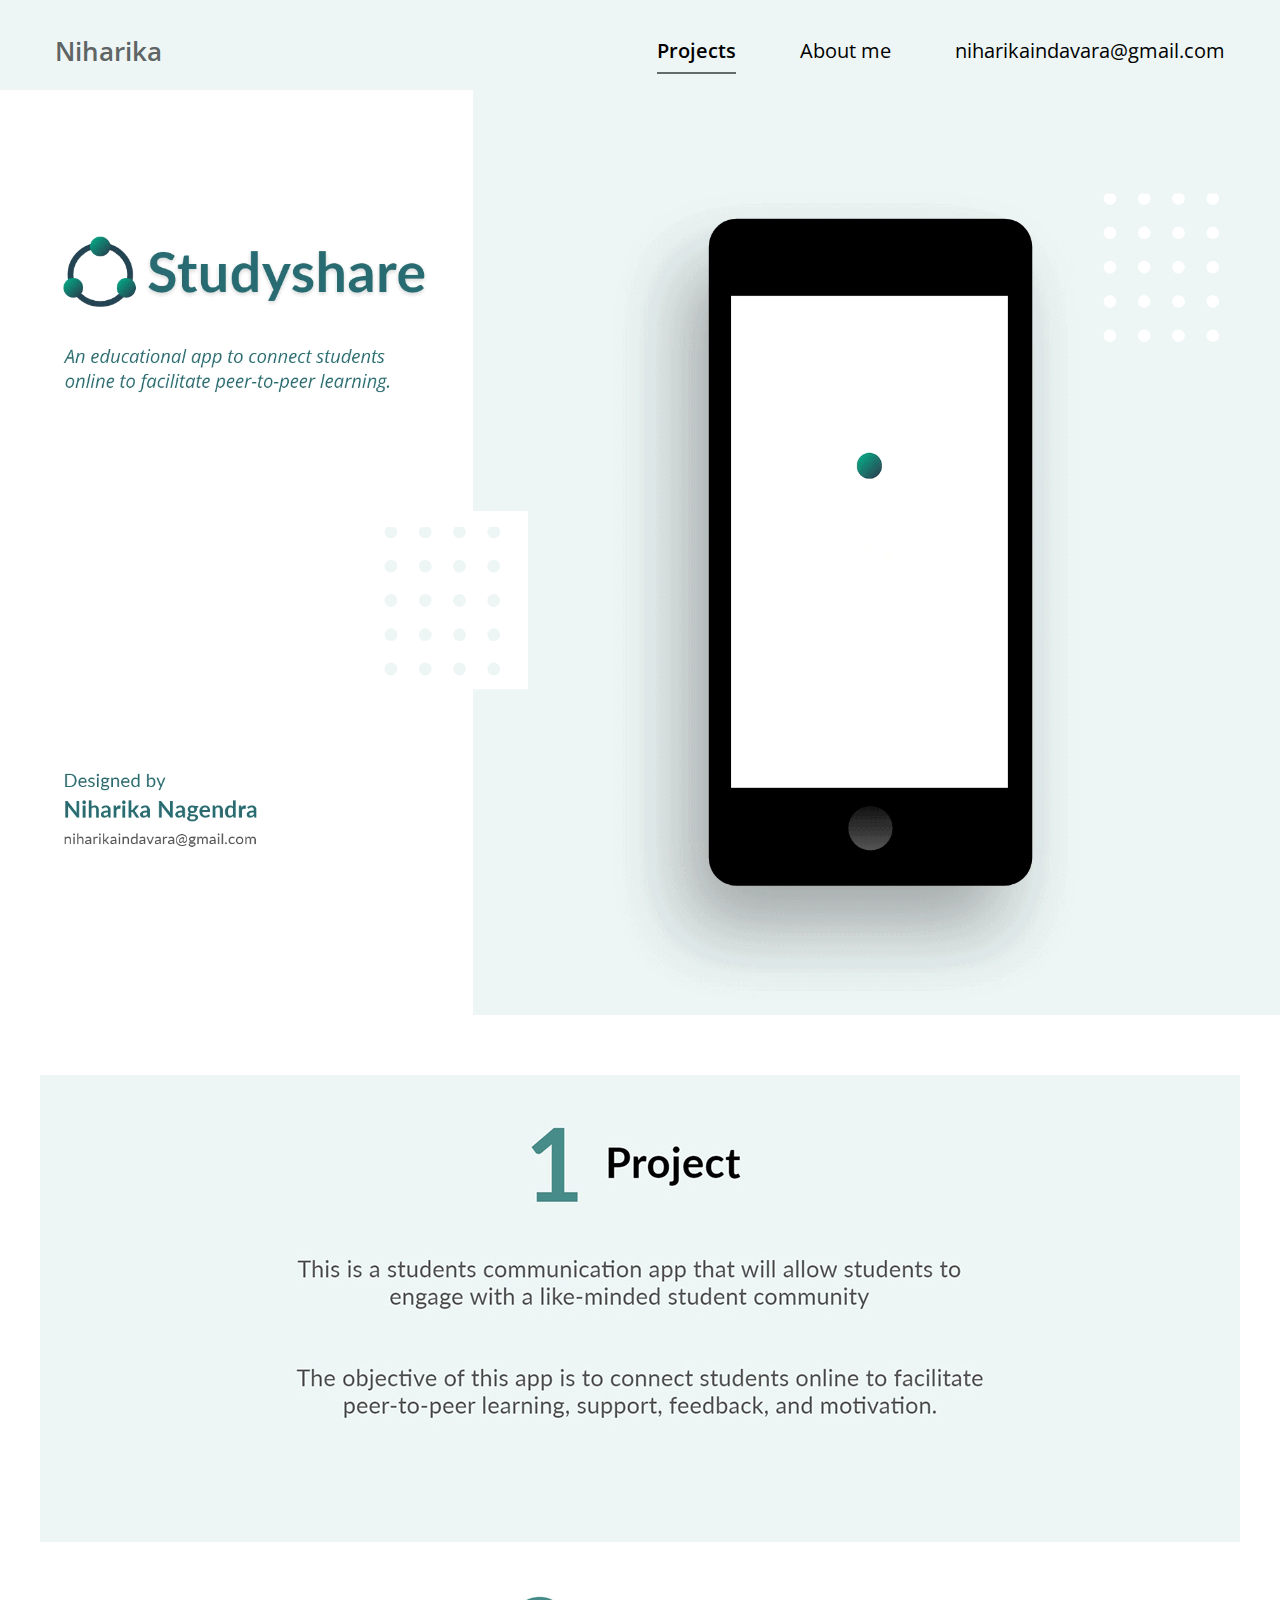
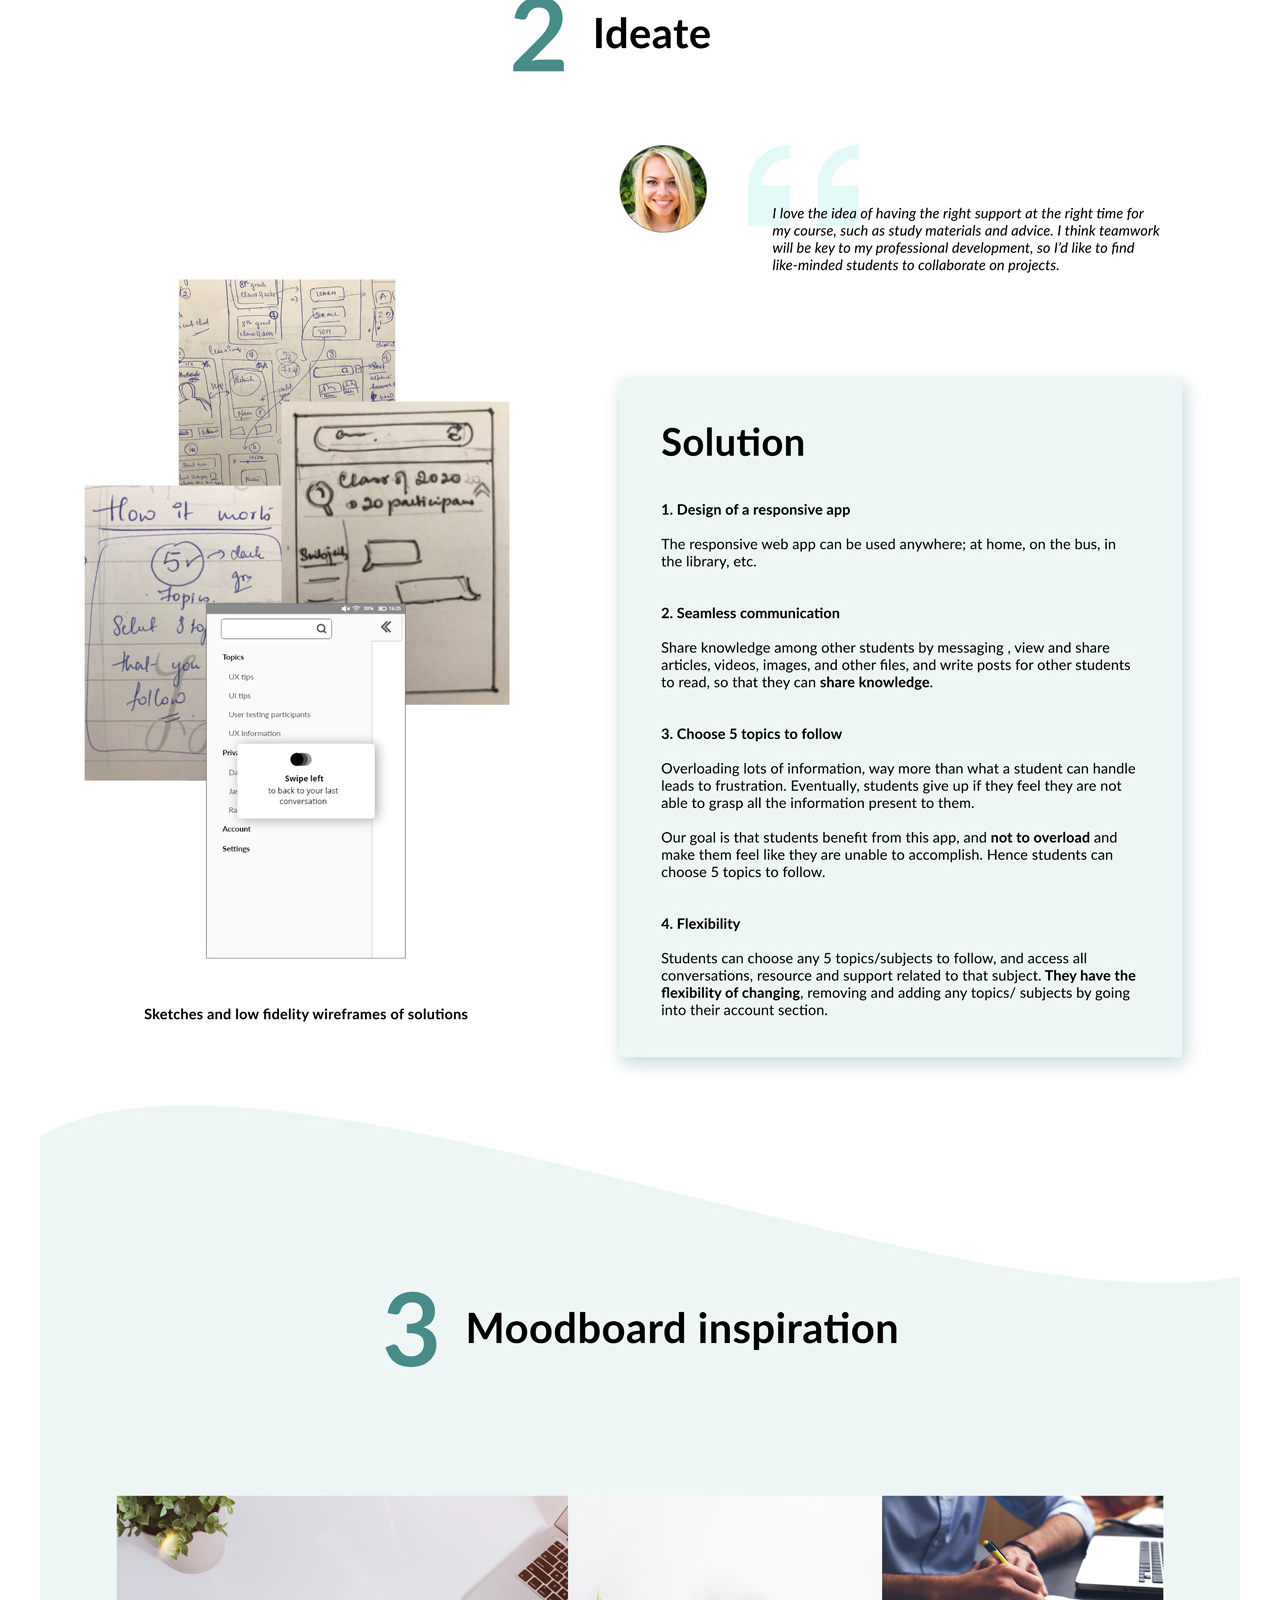
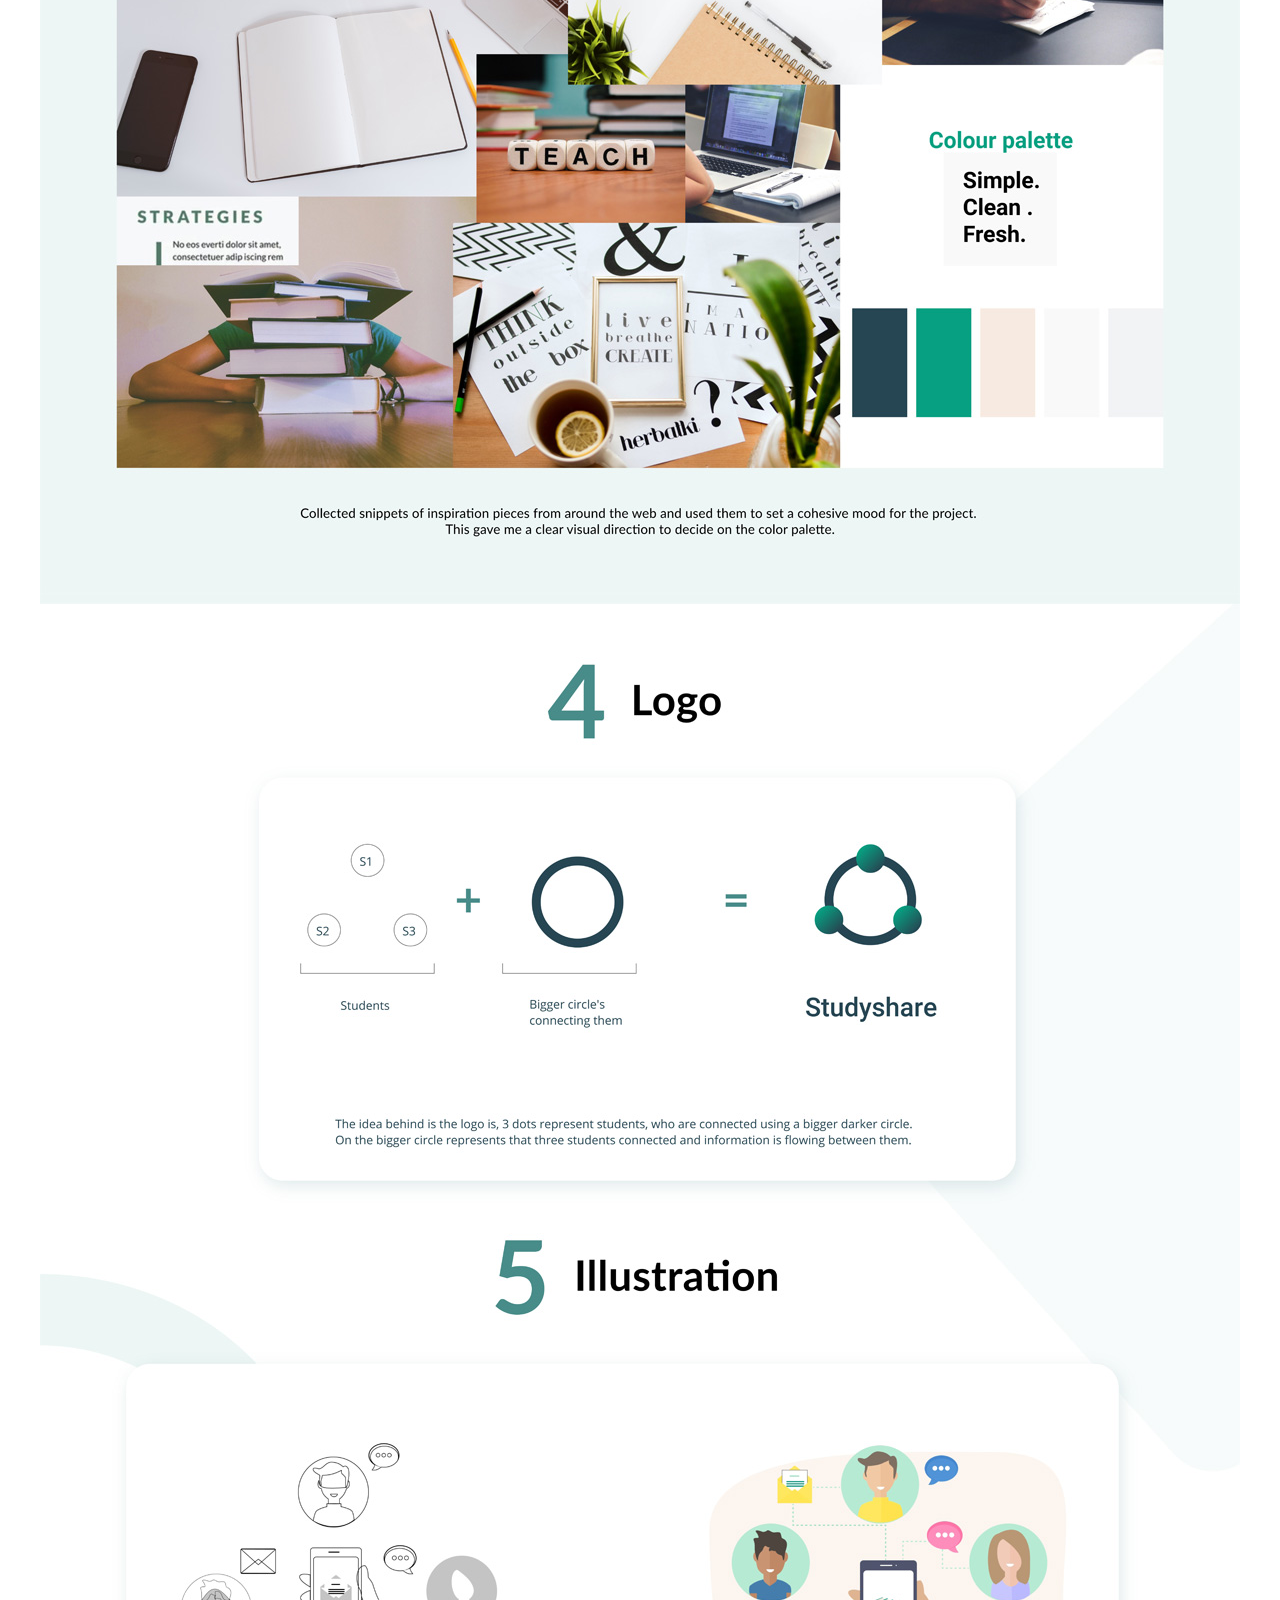
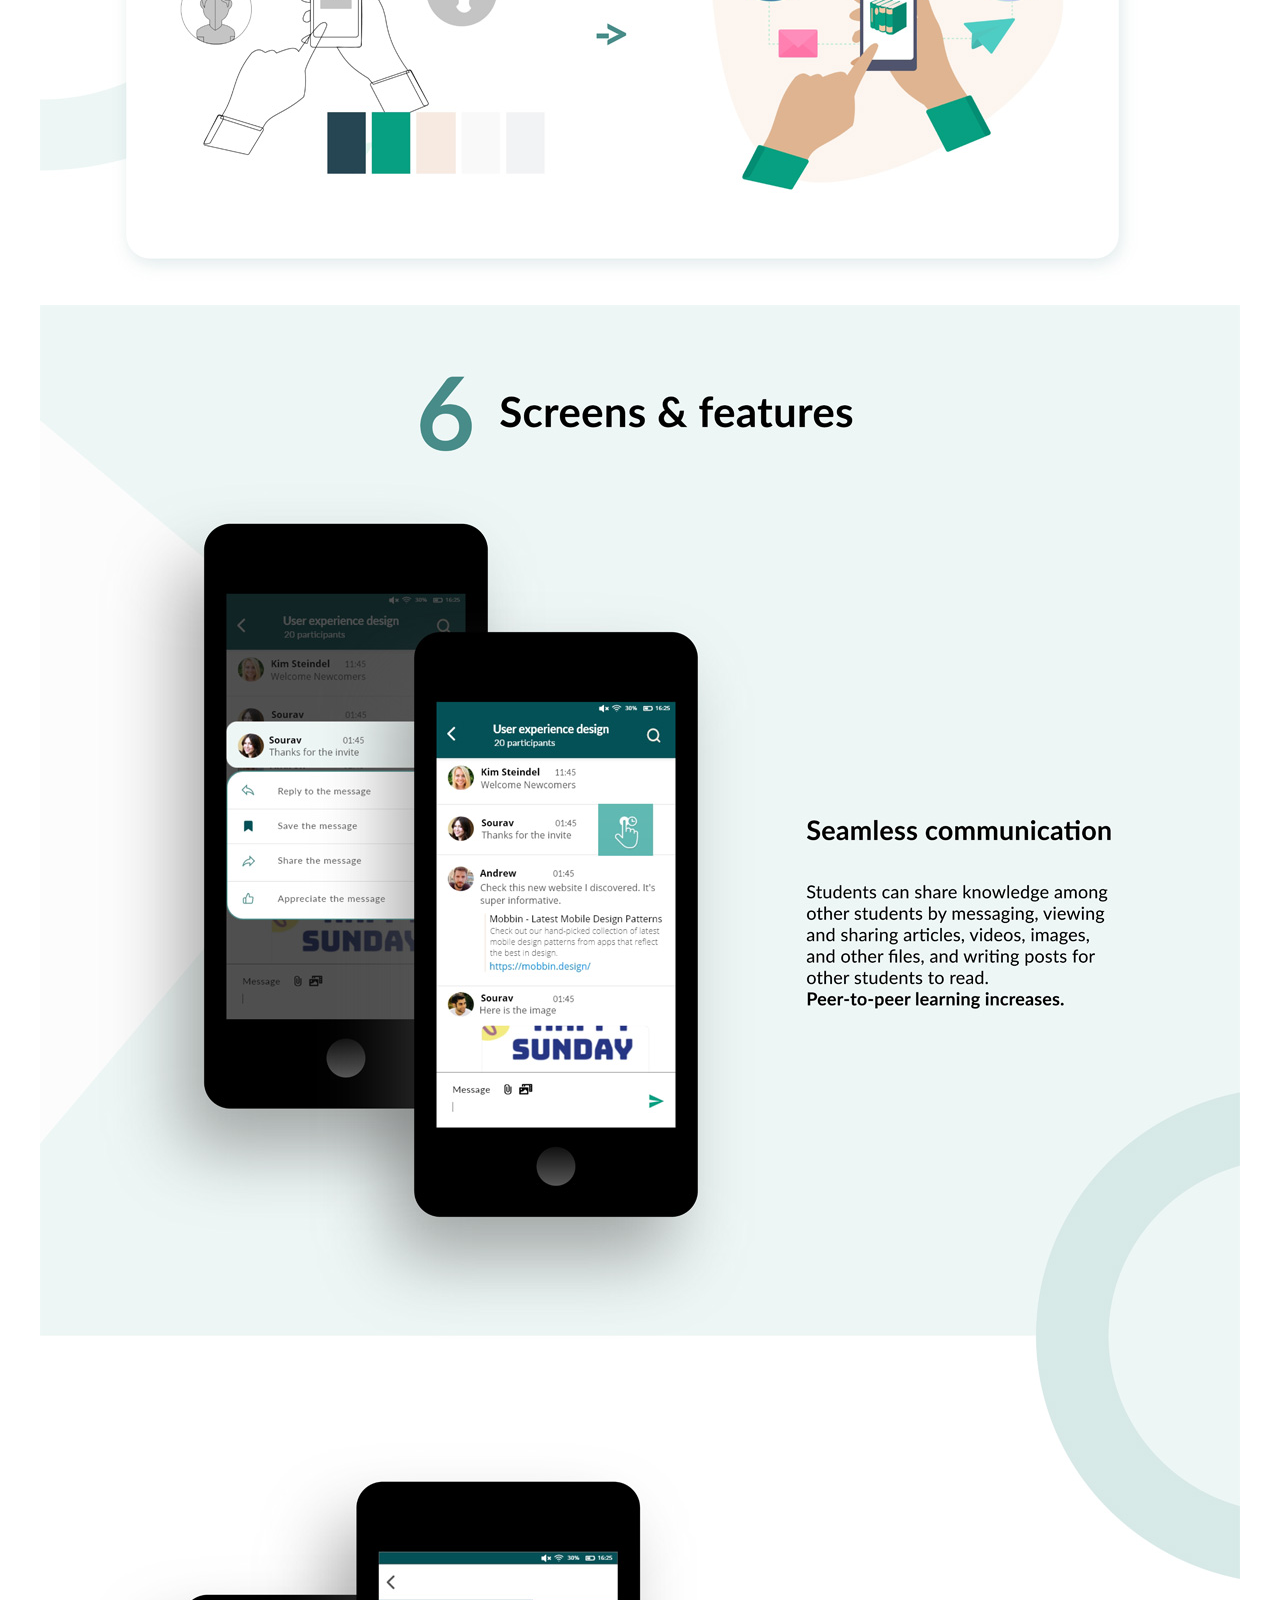
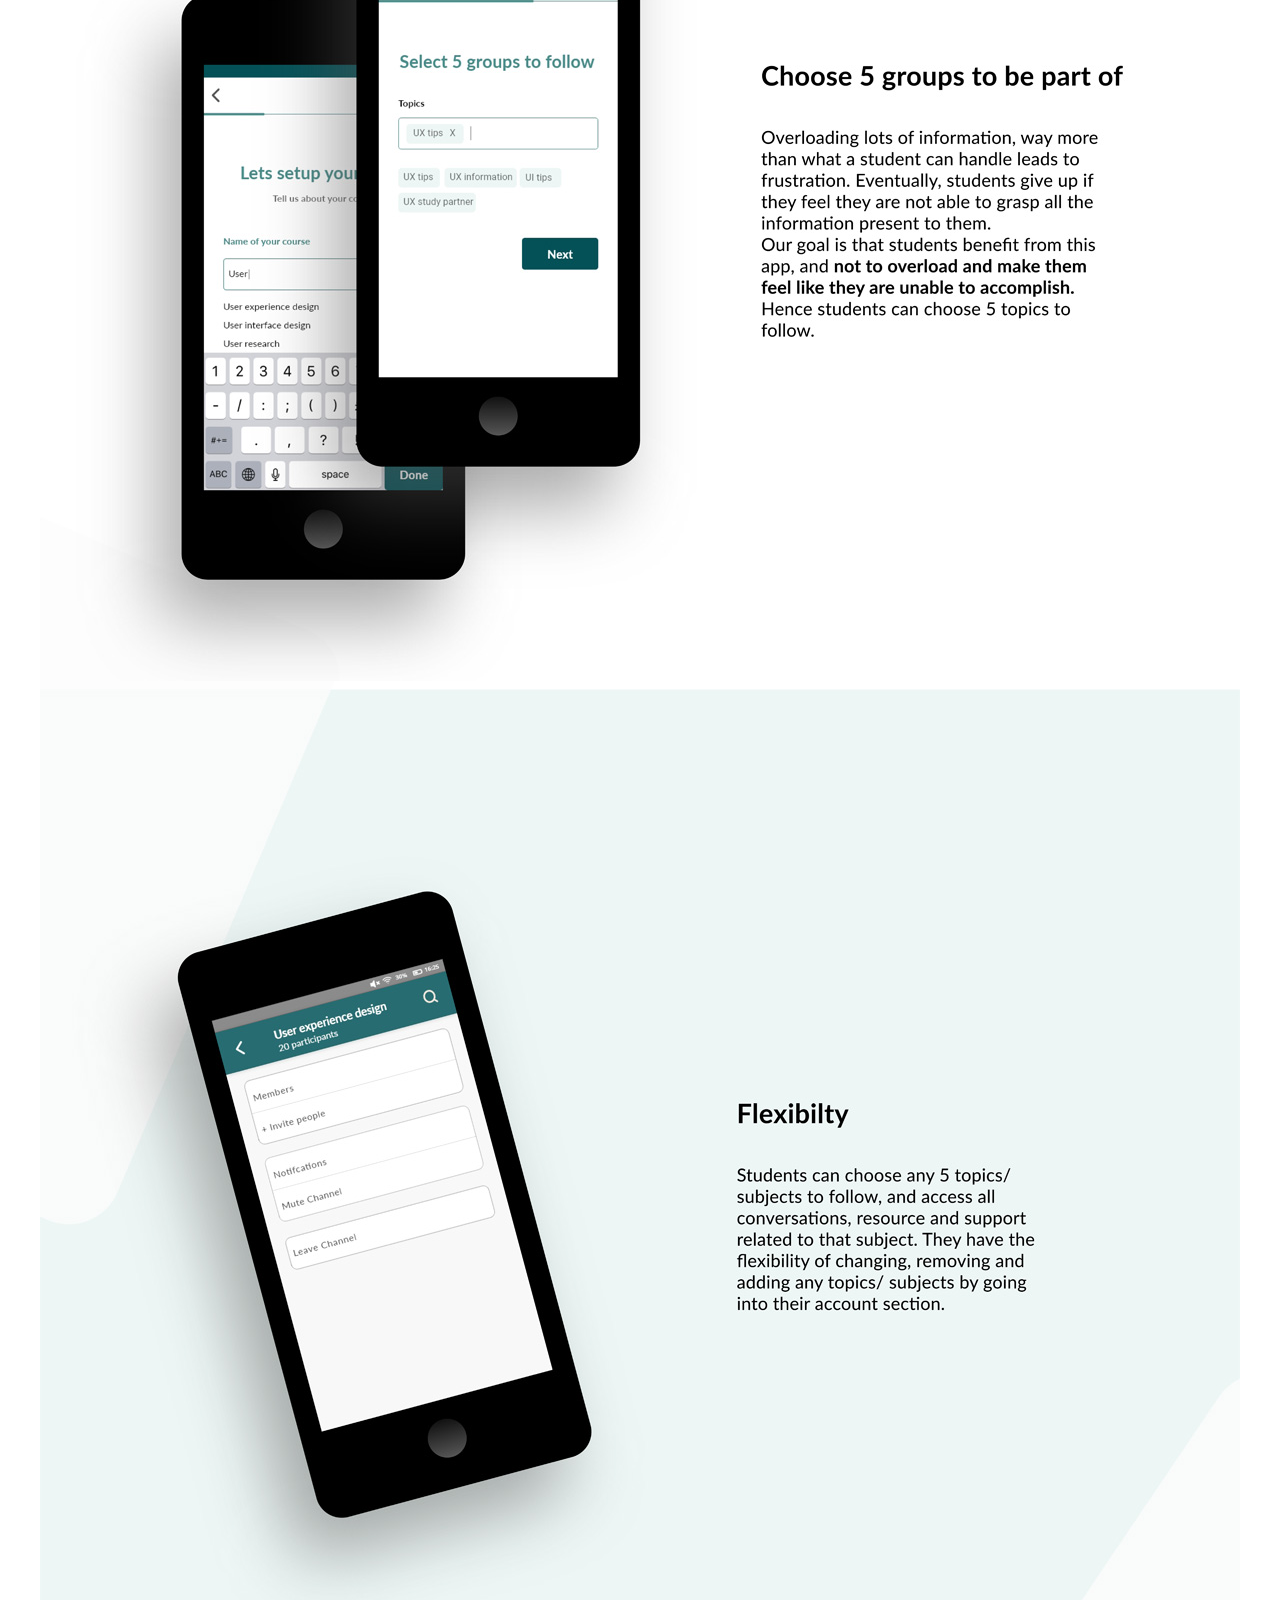
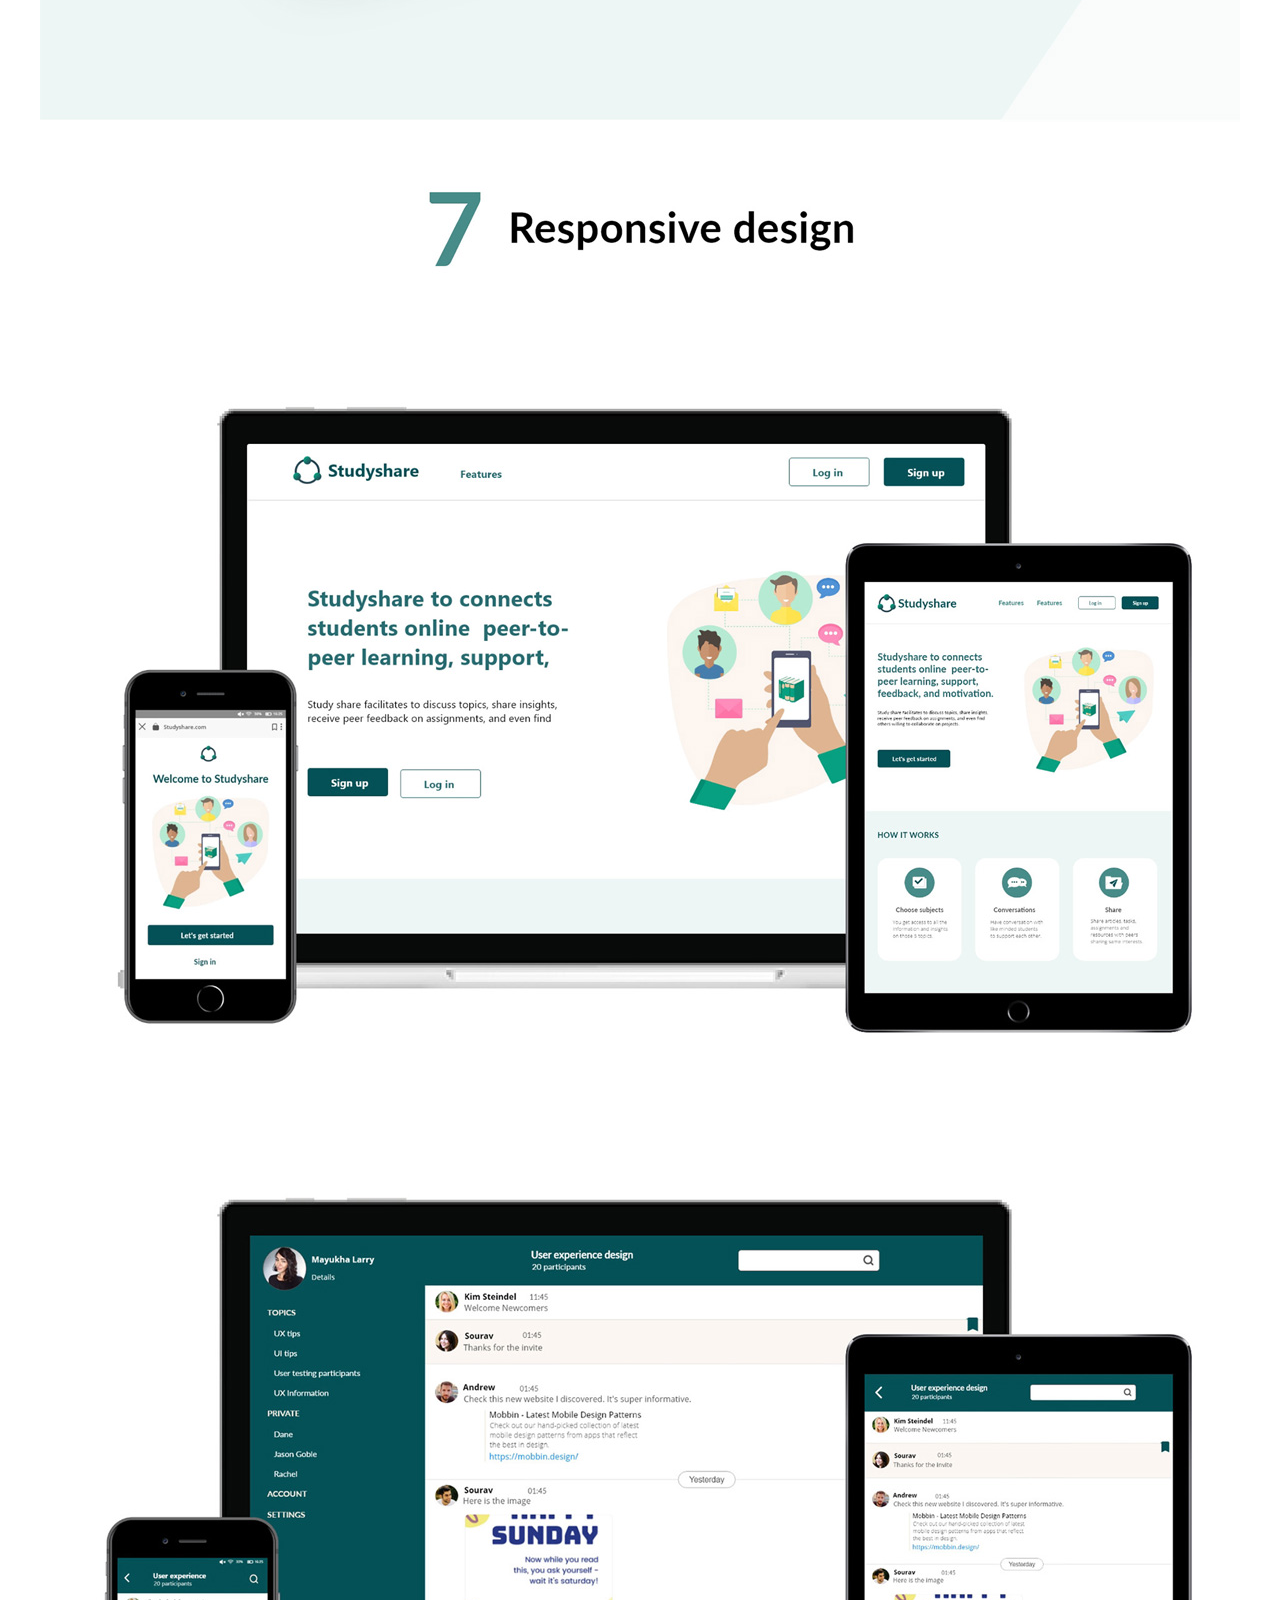
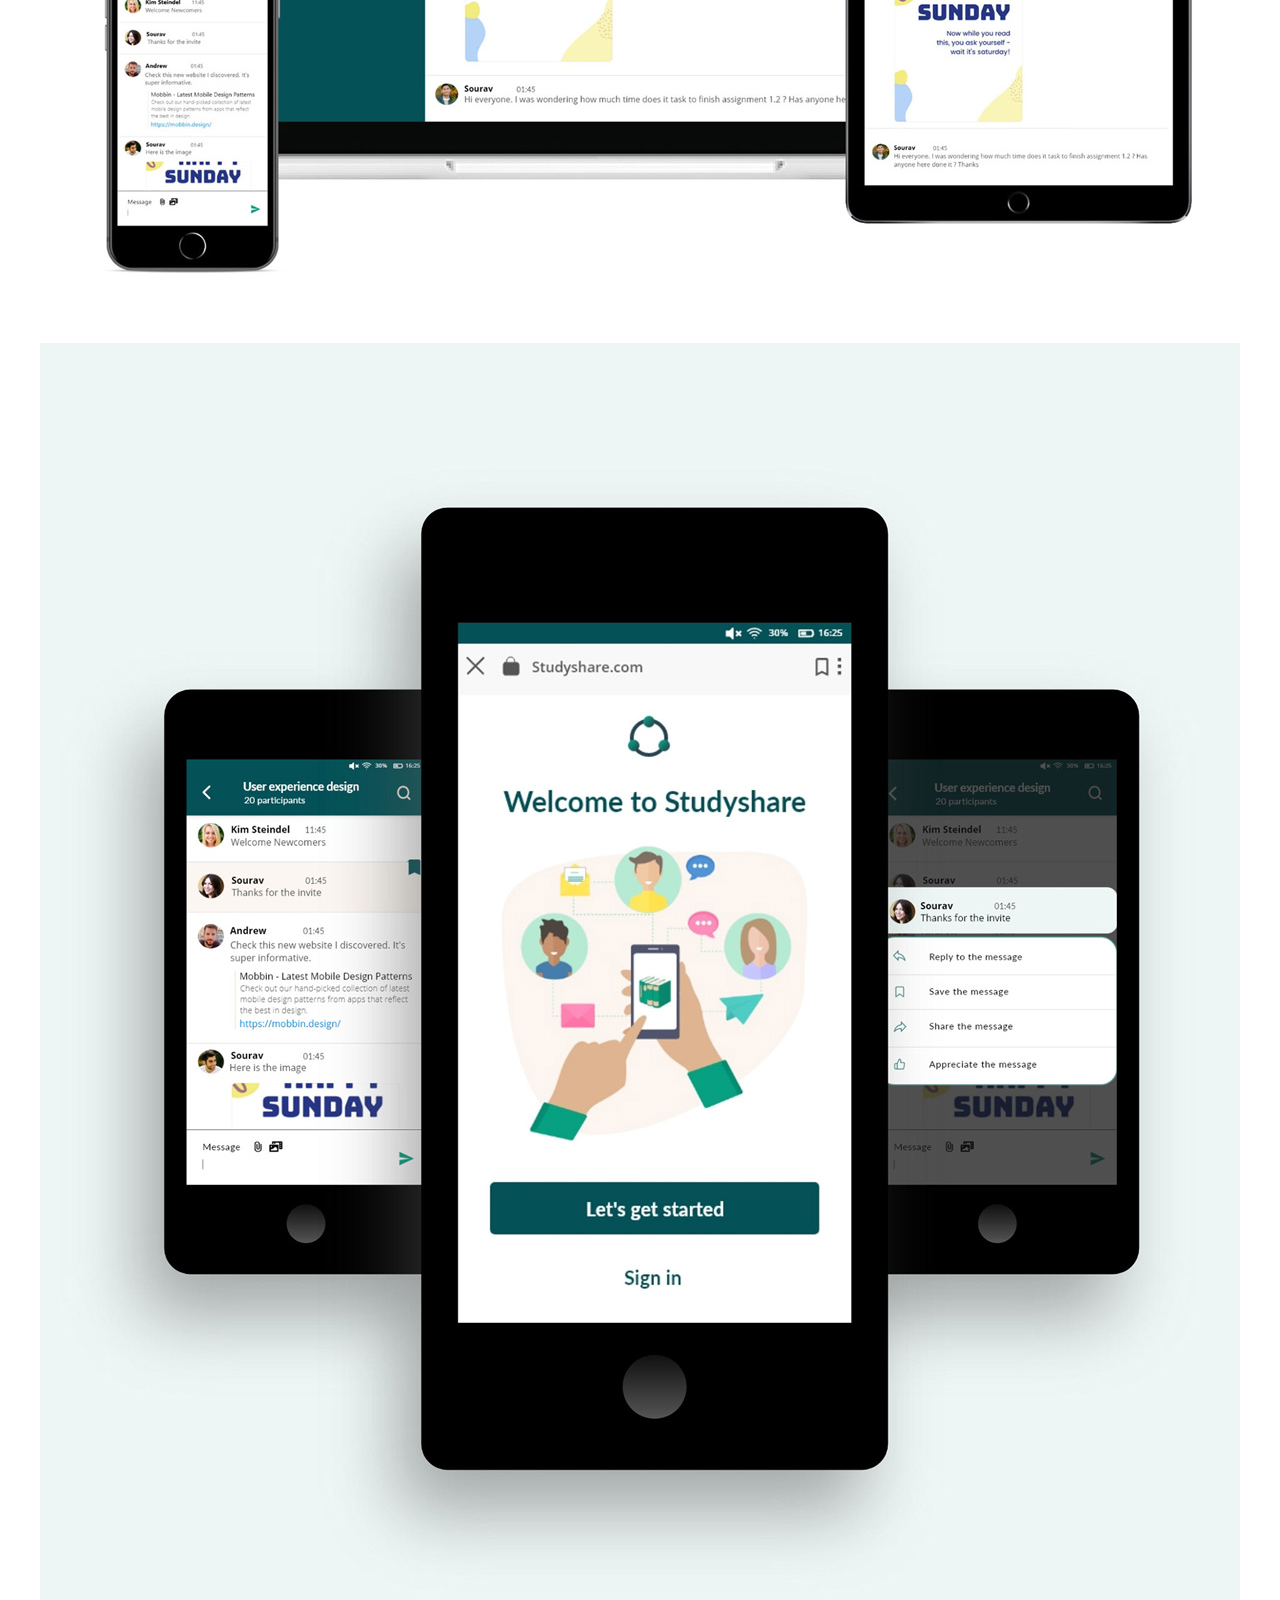
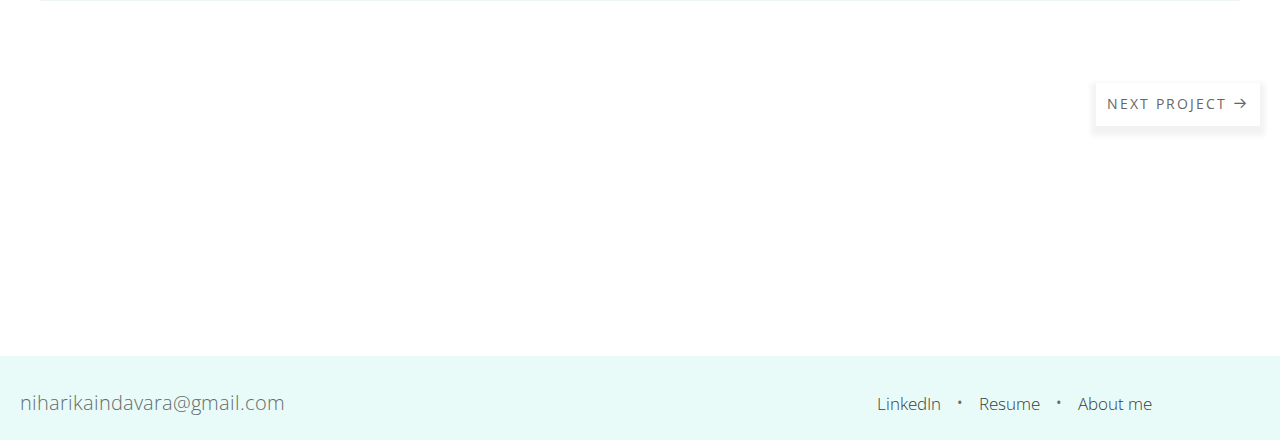
<file: studyshare.html>
<!DOCTYPE HTML>
<html>
	<head>
	<meta charset="utf-8">
	<meta http-equiv="X-UA-Compatible" content="IE=edge">
	<title>Niharika Indavara</title>
	<meta name="viewport" content="width=device-width, initial-scale=1">
	<meta name="description" content="Niharika Indavara" />
	<meta name="keywords" content="Niharika Indavara" />
	<meta name="author" content="Niharika Indavara" />




    
<link href="https://fonts.googleapis.com/css2?family=Open+Sans:wght@300;400;600;700;800&display=swap" rel="stylesheet">
	<link rel="shortcut icon" href="favicon.ico" />
	<link rel="stylesheet" href="css/animate.css">
	<link rel="stylesheet" href="css/icomoon.css">
	<link rel="stylesheet" href="css/bootstrap.css">
	<link rel="stylesheet" href="css/style.css">

	<!-- Modernizr JS -->
	<script src="js/modernizr-2.6.2.min.js"></script>
	<!-- FOR IE9 below -->
	<!--[if lt IE 9]>
	<script src="js/respond.min.js"></script>
	<![endif]-->
	
	<script src="js/jquery.min.js"></script>
    
	<script src="js/script.js"></script>
	
  </head>

  <body>
  <div class="loader"></div>
  <div id="page">
  
    
    <nav class="nav" role="navigation">
		<div class="top-menu" style="background-color:#edf6f5;">
			<div class="container-fluid">
				<div class="row">
					<div class="col-xs-2">
						<div id="logo"><a href="index.html">Niharika</a></div>
					</div>
					<div class="col-xs-10 text-right menu-1">
						<ul>
							<li class="active"><a href="index.html#about-us"><span>Projects</span></a></li>
							<li><a href="about-me.html"><span>About me</span></a></li>
							<li><a href="mailto:niharikaindavara@gmail.com"><span>niharikaindavara@gmail.com</span></a></li>
							
						</ul>
					</div>
				</div>
				
			</div>
		</div>
	</nav>
	
	<!--
	<div id="about-us">
		<div class="container">
		<img src="images/case-study-02-1.jpg" class="img-responsive">
		</div>
	</div>	
	-->
	
	<div class="bg bg-REI" data-aos="fade-up" data-aos-duration="600"><img src="images/page-3.gif" class="img-responsive" style="width:100%"></div>
       
	
	<div id="project">
		<div class="container">
			<div class="row row-padded-mb">
				
				
				
				
				
				<div class="col-lg-12 col-md-12 col-sm-12 col-xs-12">
         


          	  <section id="documentation" class="fh5co-heading-pro">
      
              <div id="usability" class="subgroup">
                
				
               <p align="center">
			   <img src="images/study-share-10.jpg" class="img-responsive">
			   <img src="images/study-share-01.jpg" class="img-responsive">
			    <img src="images/study-share-02.jpg" class="img-responsive">
				 <img src="images/study-share-03.jpg" class="img-responsive">
				  
				   <img src="images/study-share-05.jpg" class="img-responsive">
				    <img src="images/study-share-06.jpg" class="img-responsive">
					<img src="images/study-share-07.jpg" class="img-responsive">
					<img src="images/study-share-08.jpg" class="img-responsive">
					<img src="images/study-share-09.jpg" class="img-responsive">
					
					</p>
					 
			   
					
              </div>
			  
			  
			  <p align="right"><a href="projects.html" class="btn btn-primary1">NEXT PROJECT <i class="icon-arrow-right3"></i></a></p>
			  
          </section>
		  
		
		  
		  
		  
		  
		  
		  
		  
		
		  
		
		  
        </div>
				
				
			</div>
			
			
			
			
			
		</div>
	</div>
	
	
    <footer id="fh5co-footer" role="contentinfo">
		
		<div class="container">
			<div class="row">
				<div class="col-md-8 col-xs-12 fh5co-widget">
					niharikaindavara@gmail.com
					
				</div>
				<div class="col-md-4 col-xs-12 fh5co-widget">
					<a href="#"><span>LinkedIn</span></a> &#8226; <a href="#"><span>Resume</span></a> &#8226; <a href="about-me.html"><span>About me</span></a>
				</div>
			</div>
			

		</div>
	</footer>
	</div>




	<div class="gototop js-top">
		<a href="#page" class="js-gotop"><i class="icon-arrow-up"></i></a>
	</div>

	
	<script src="js/bootstrap.min.js"></script>
	<script src="js/jquery.easing.1.3.js"></script>
	<script src="js/jquery.waypoints.min.js"></script>
	<script src="js/jquery.stellar.min.js"></script>
	<script src="js/main.js"></script>


  </body>

</html>
</file>
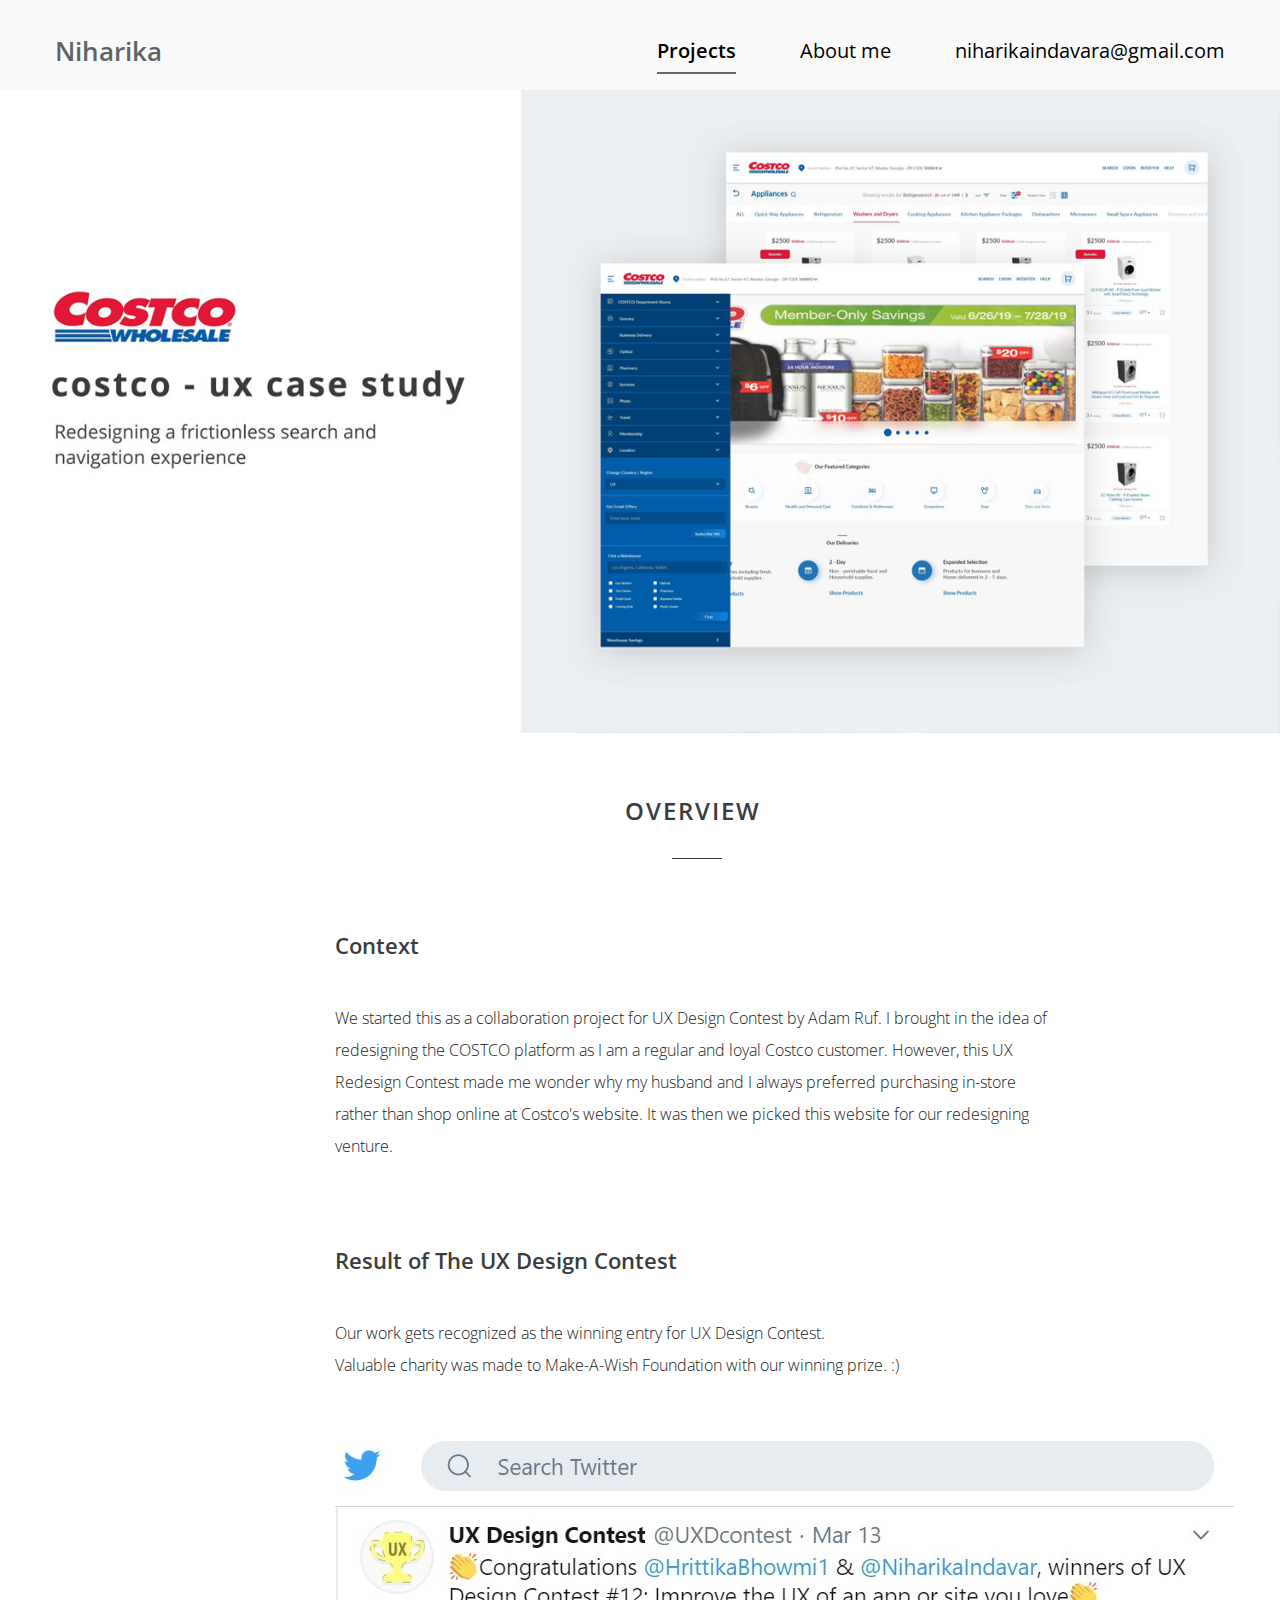
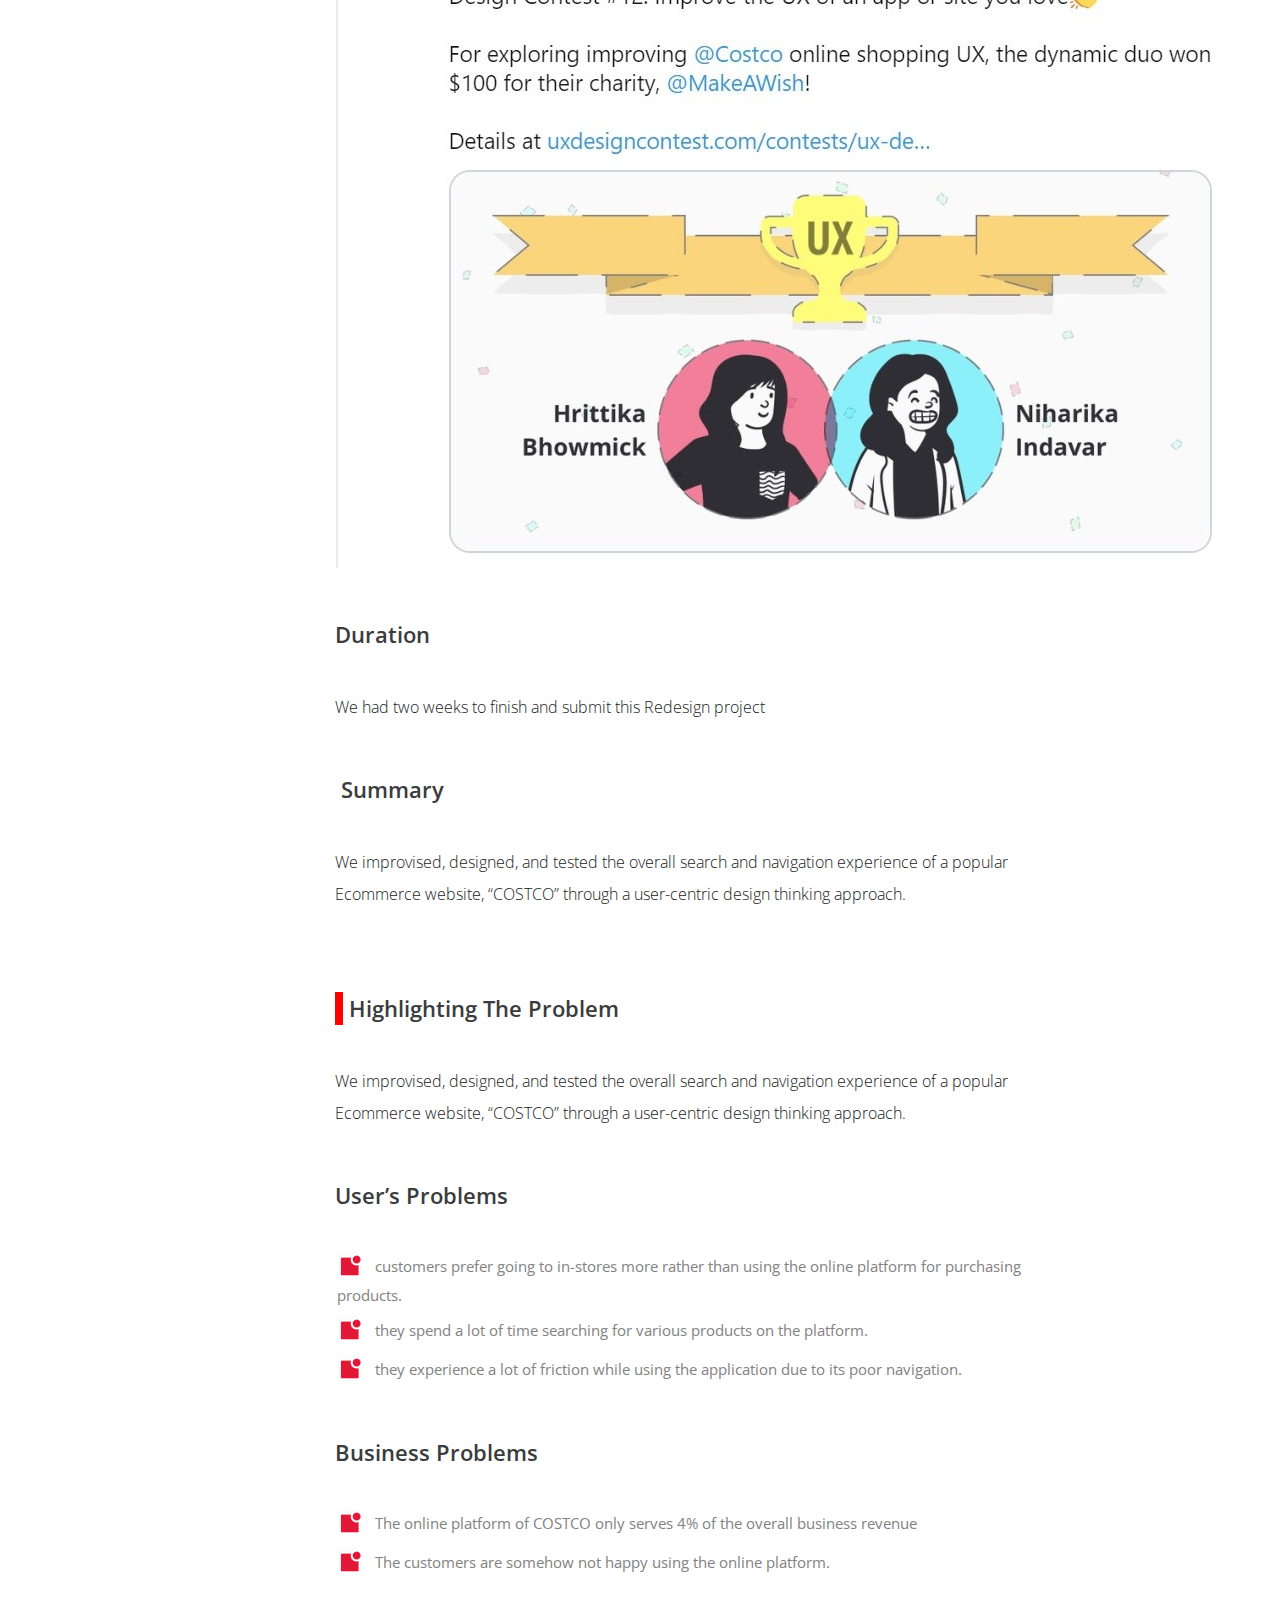
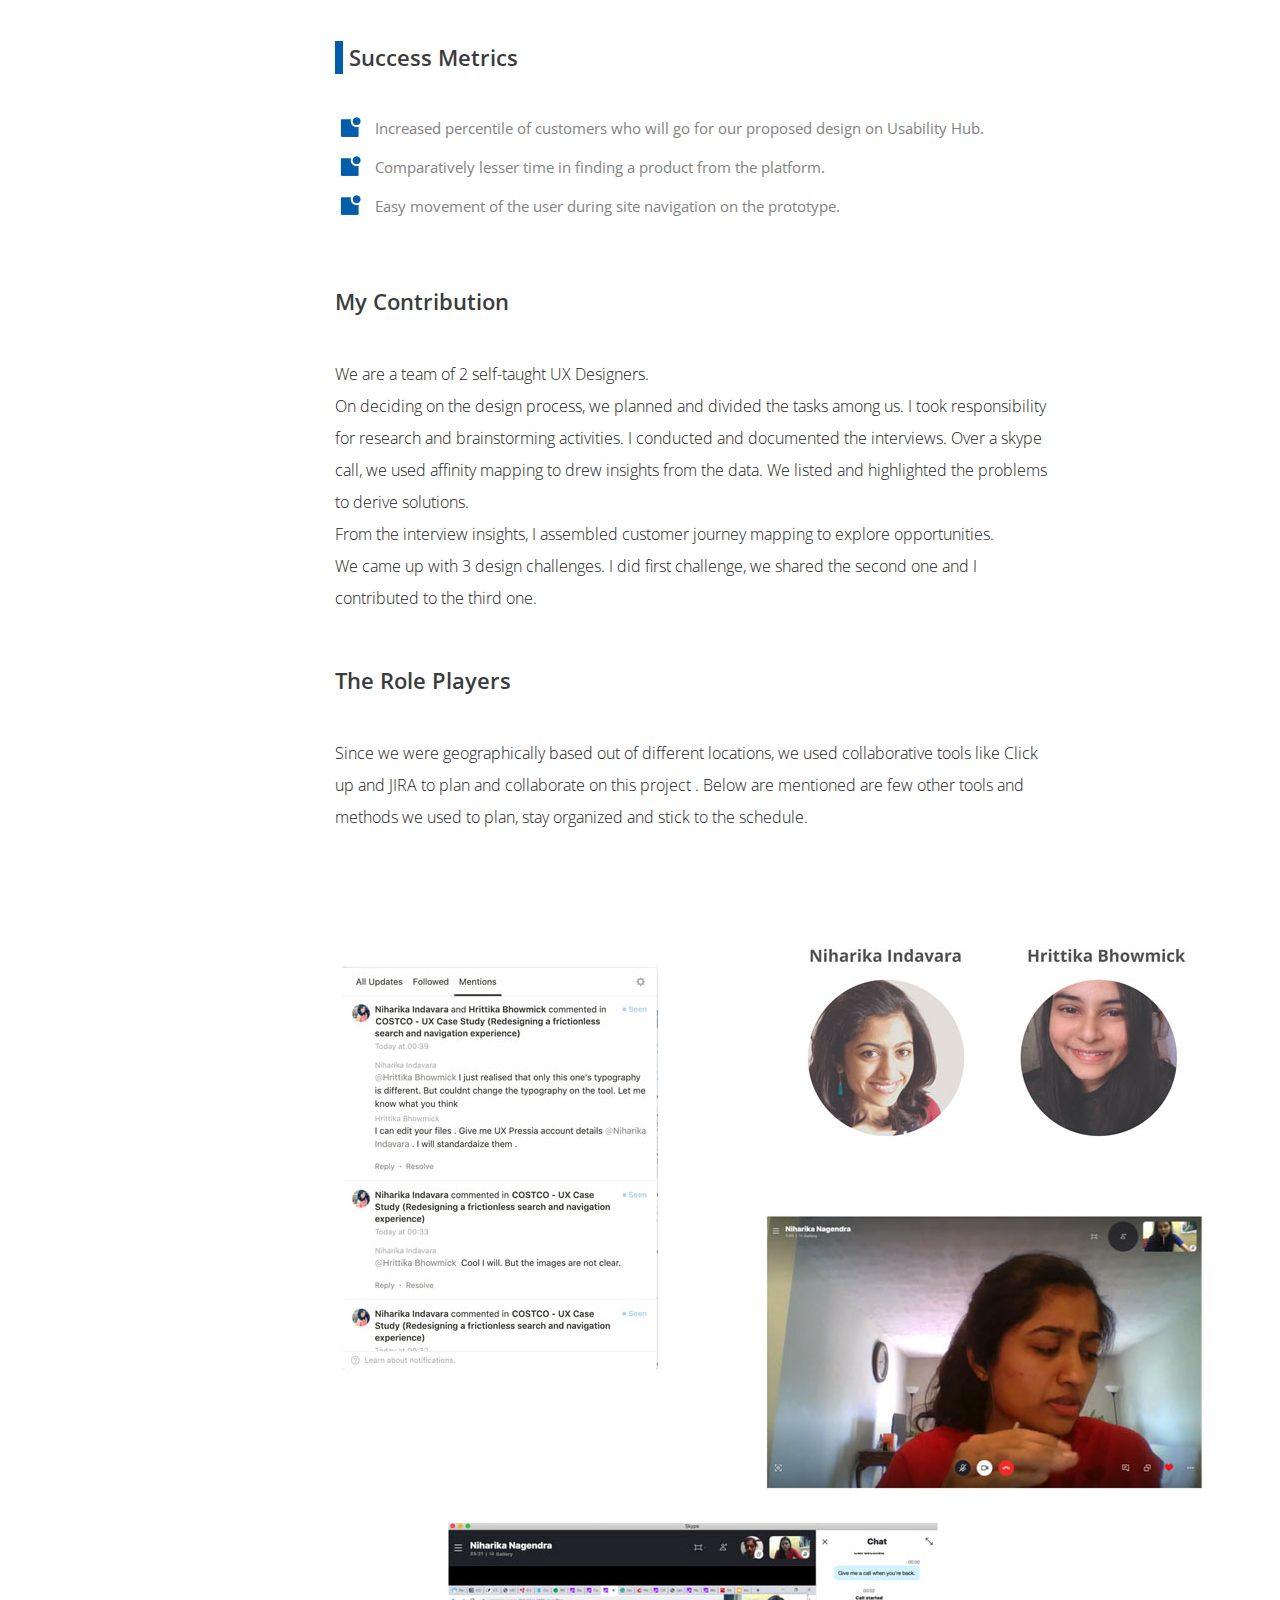
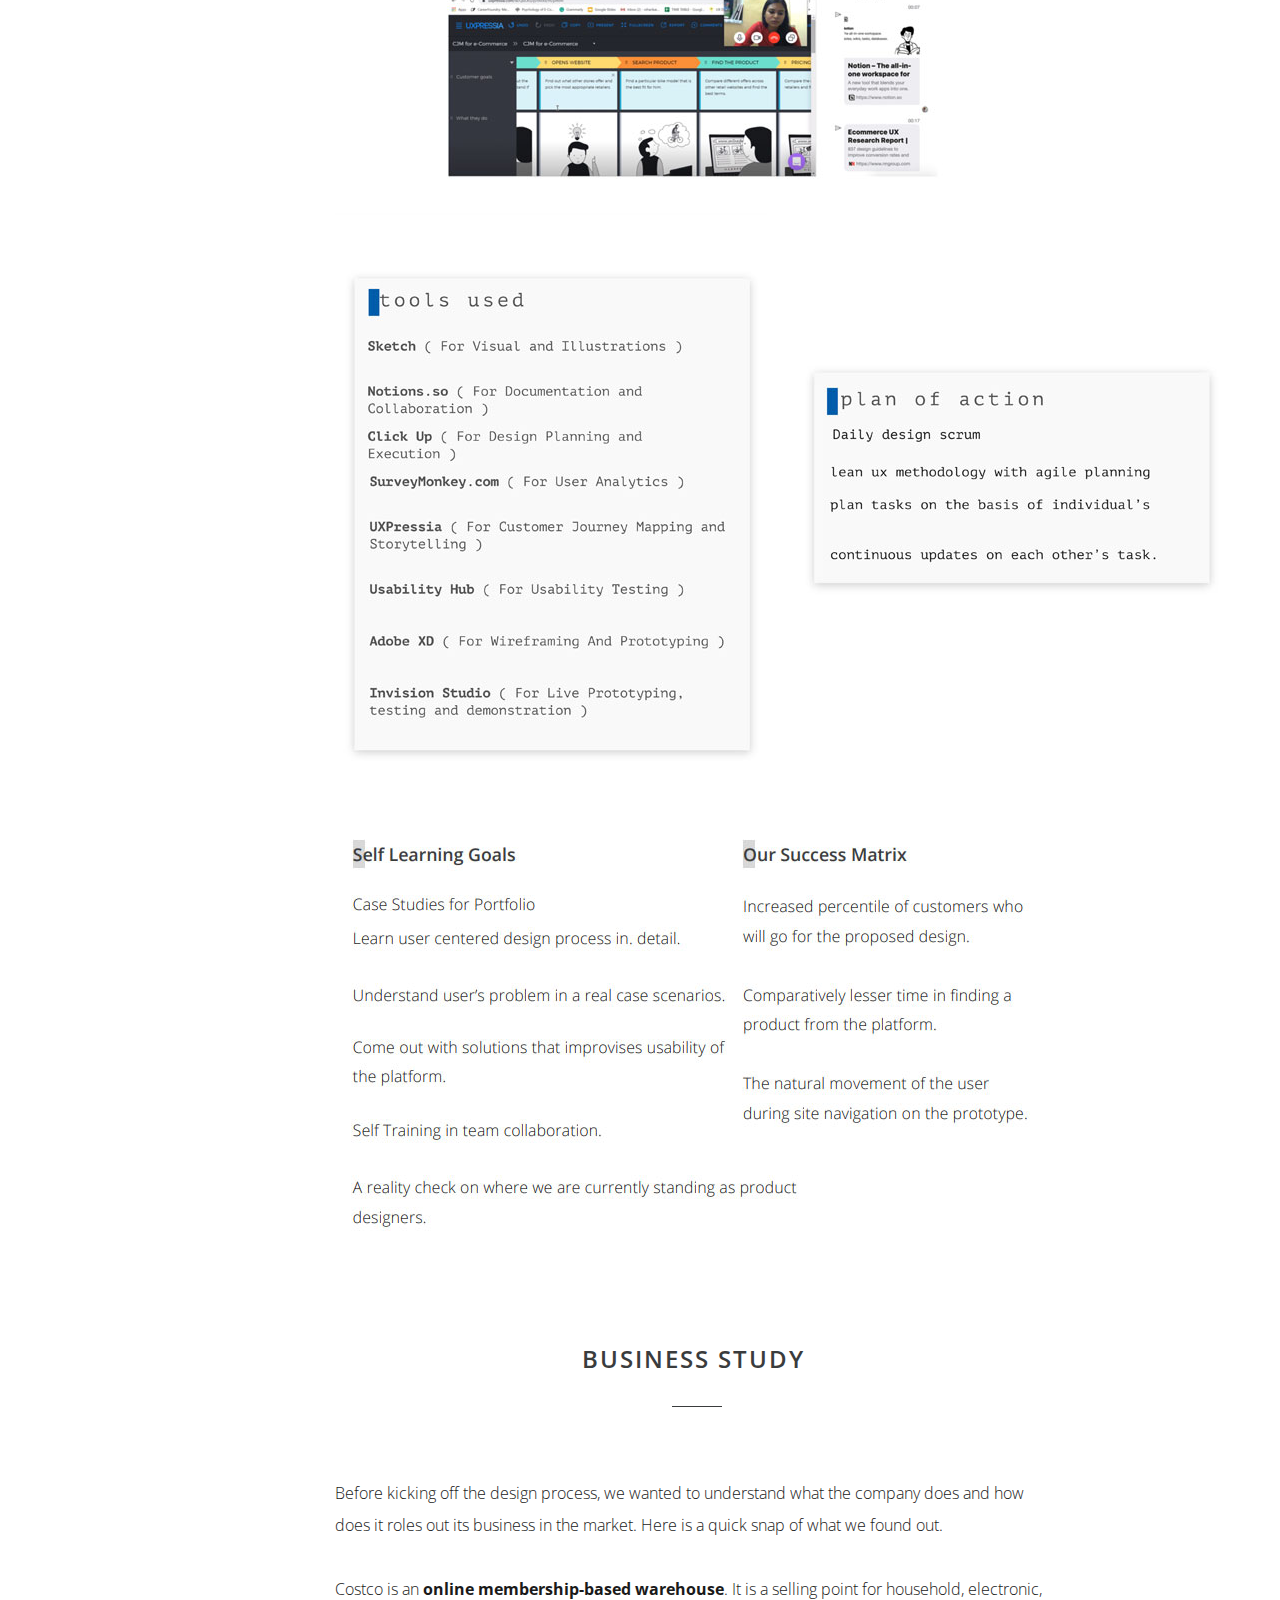
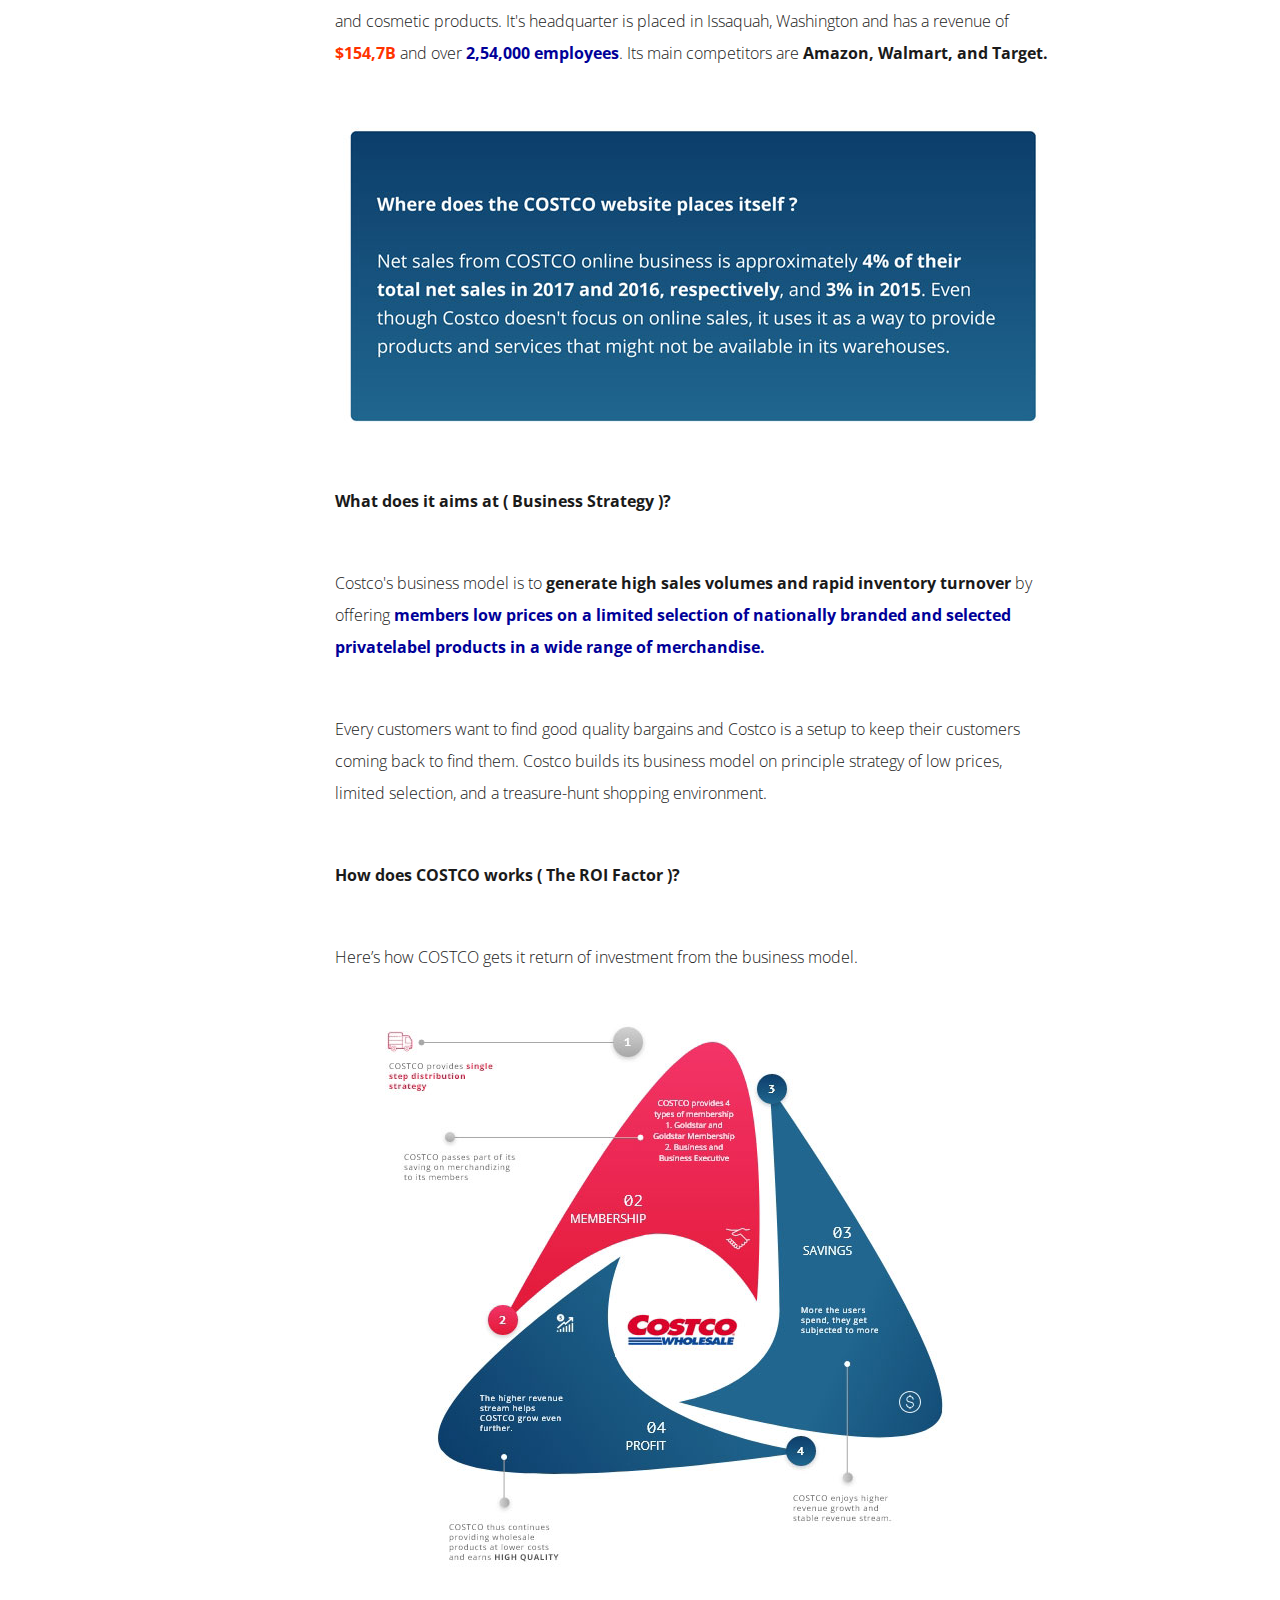
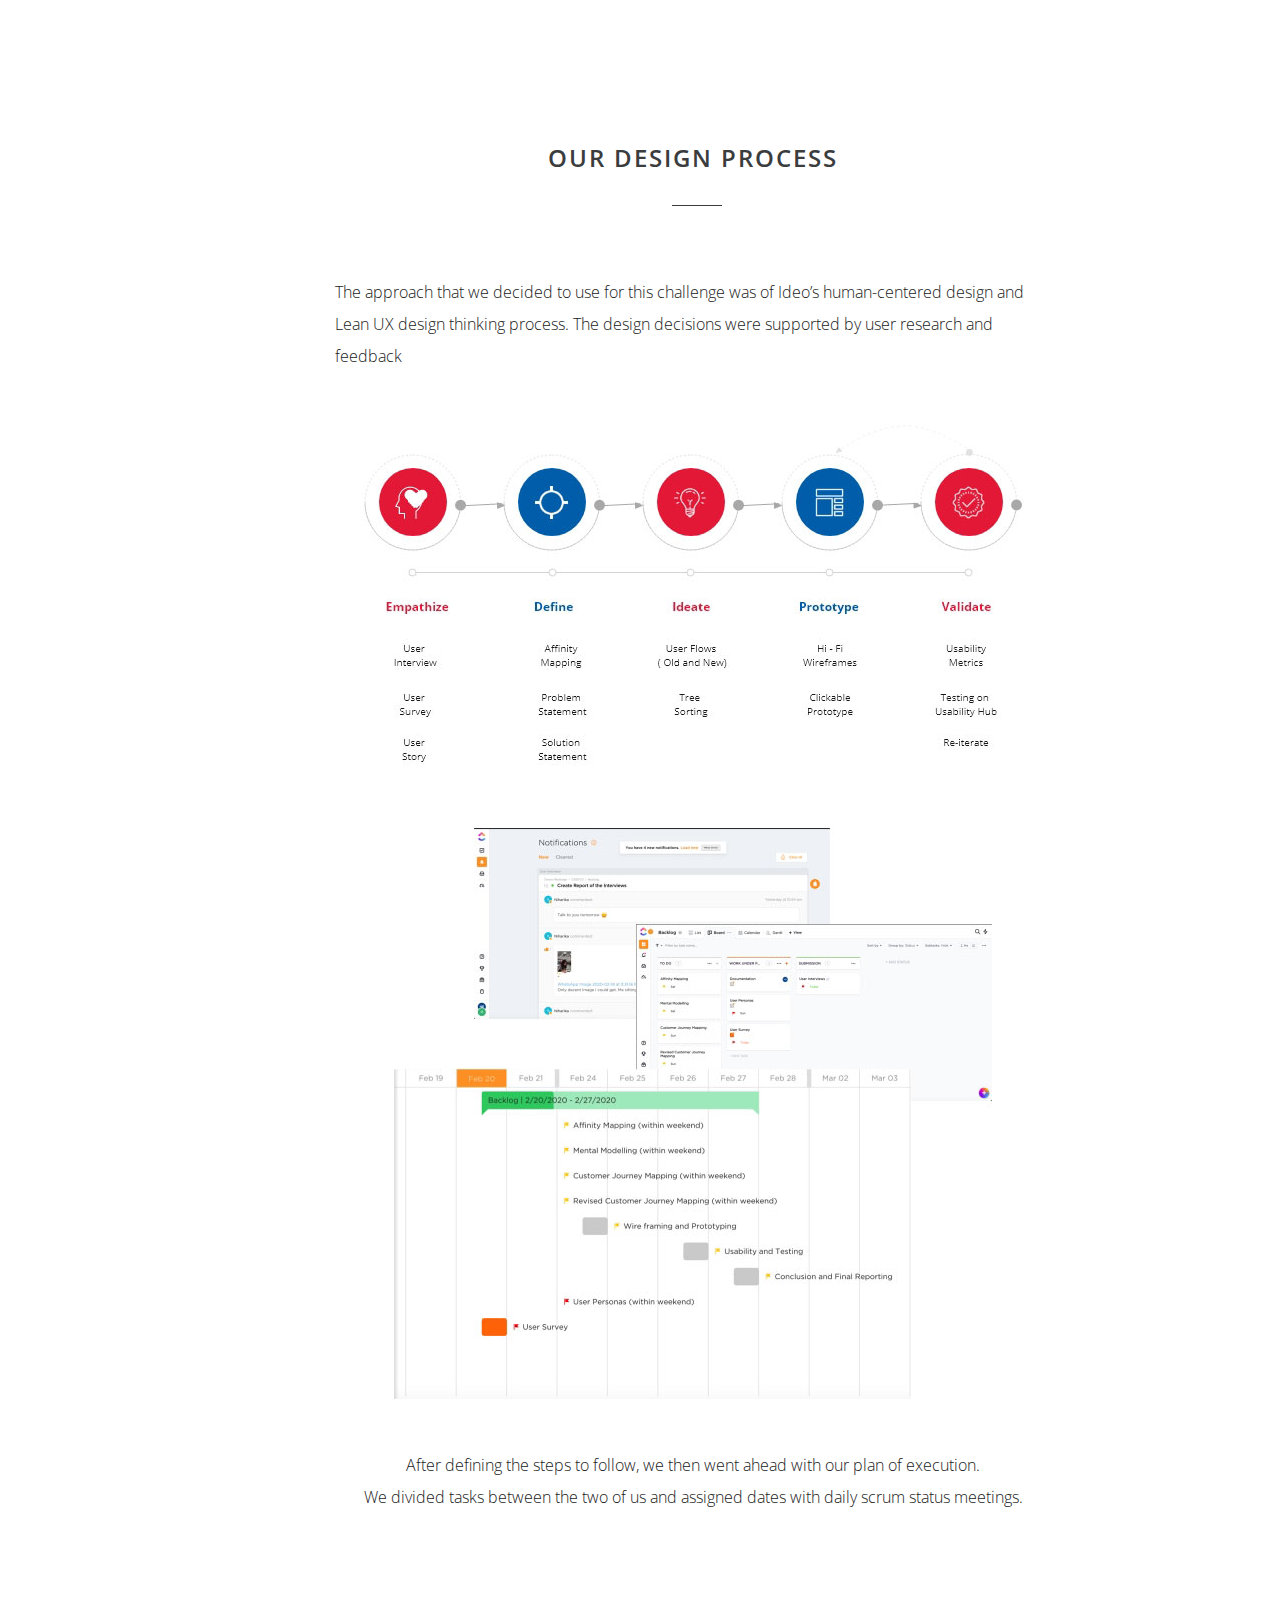
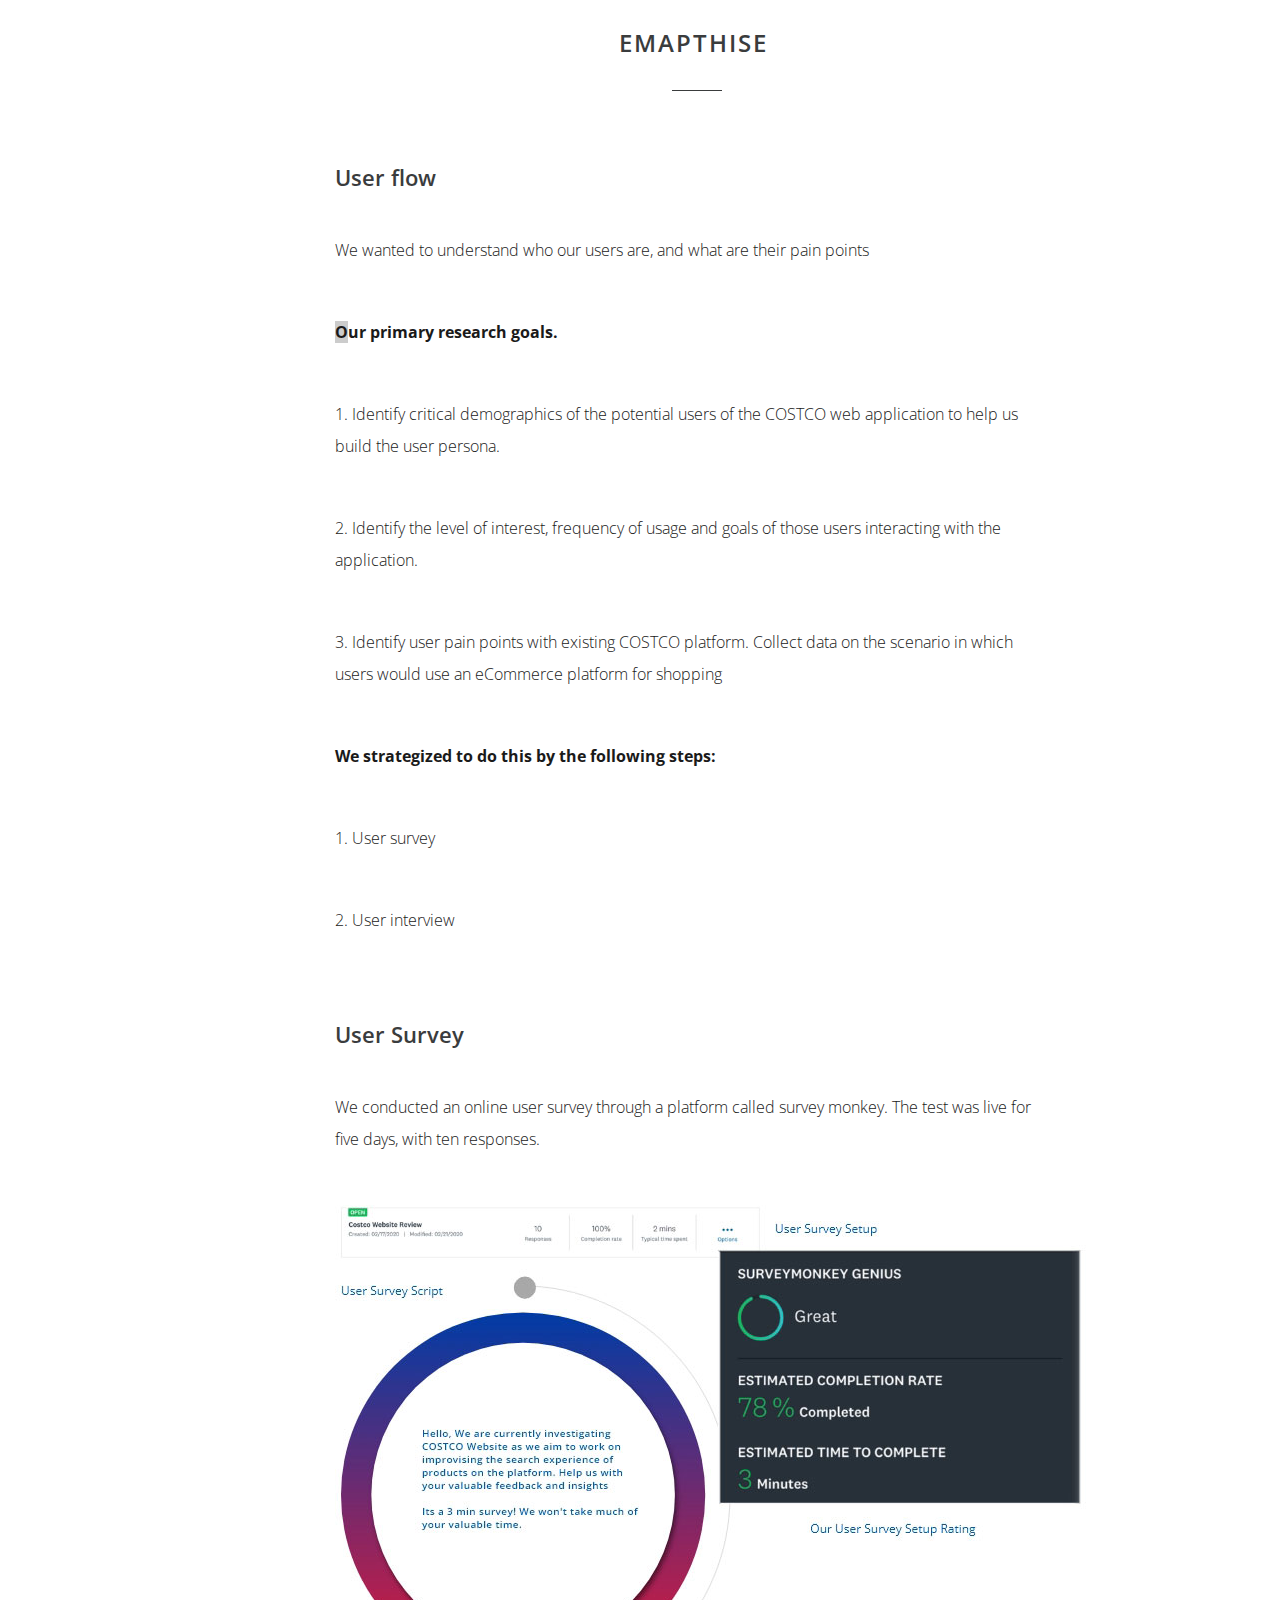
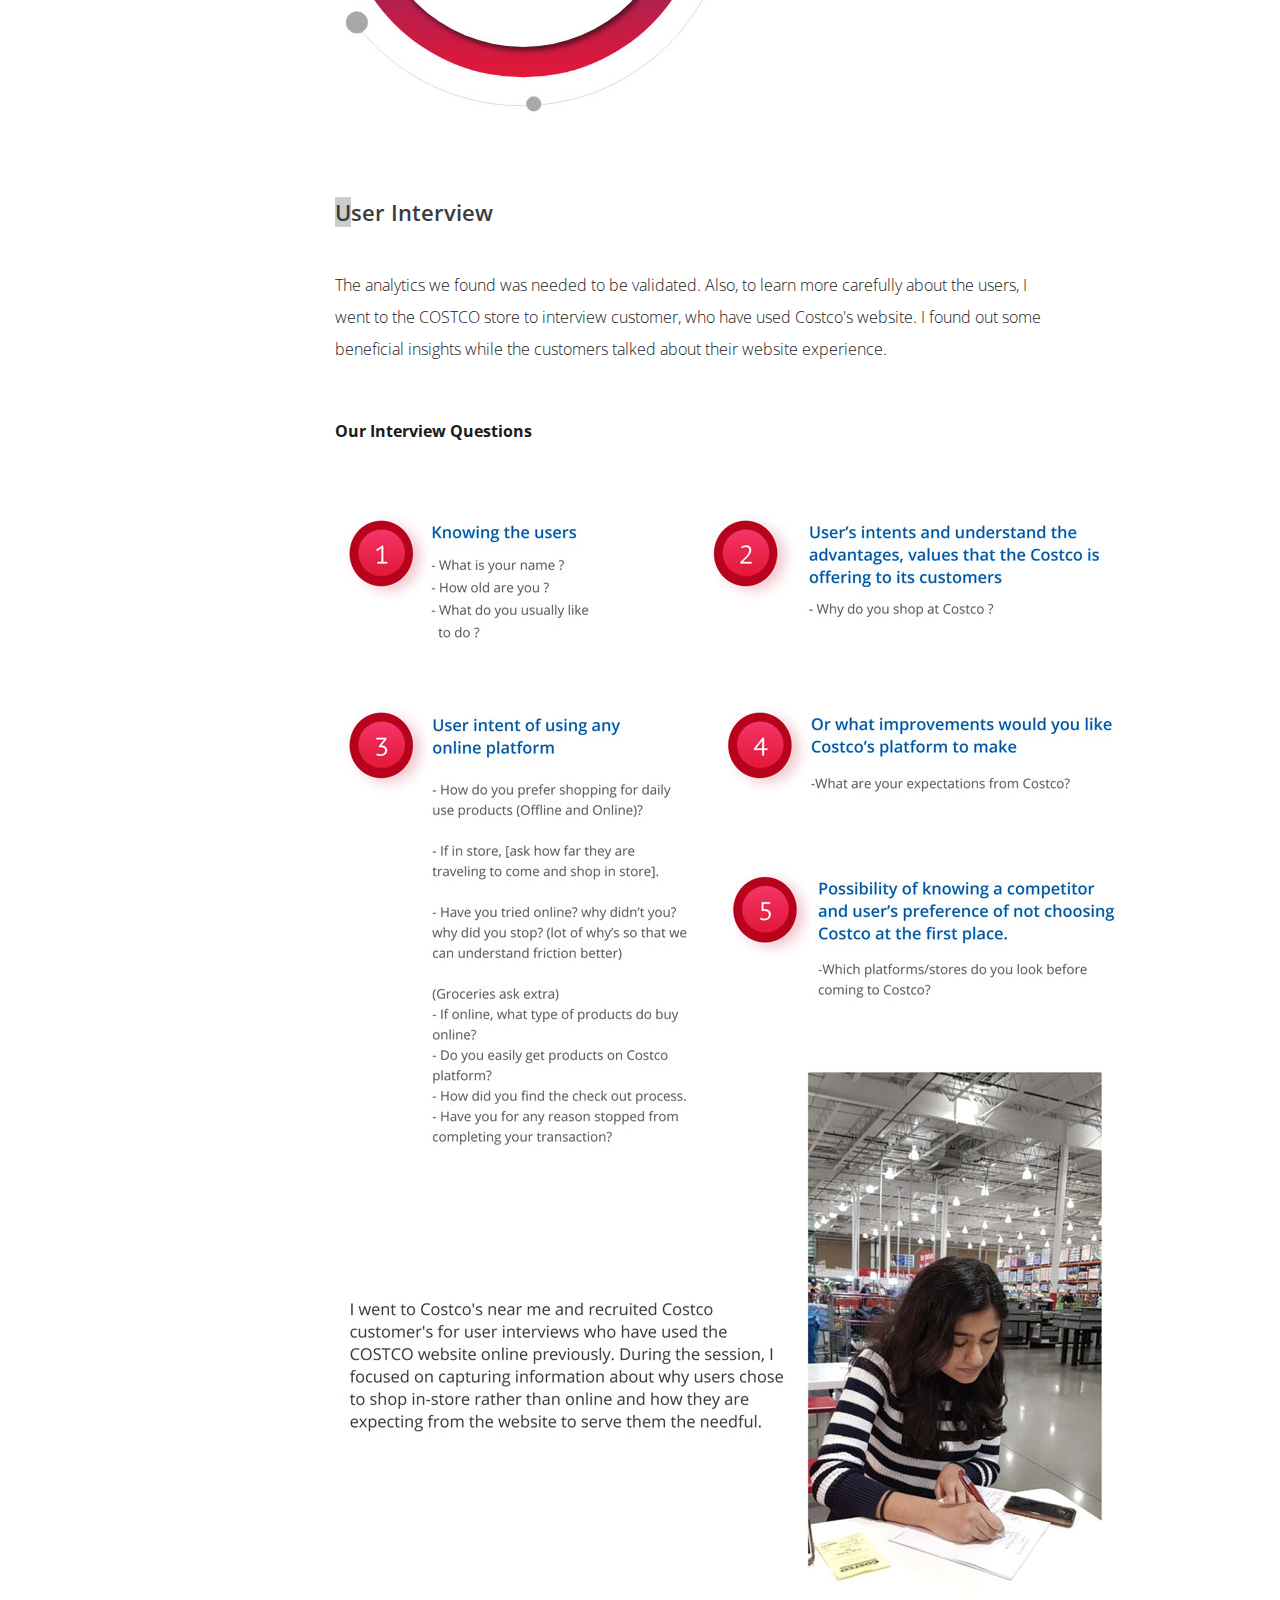
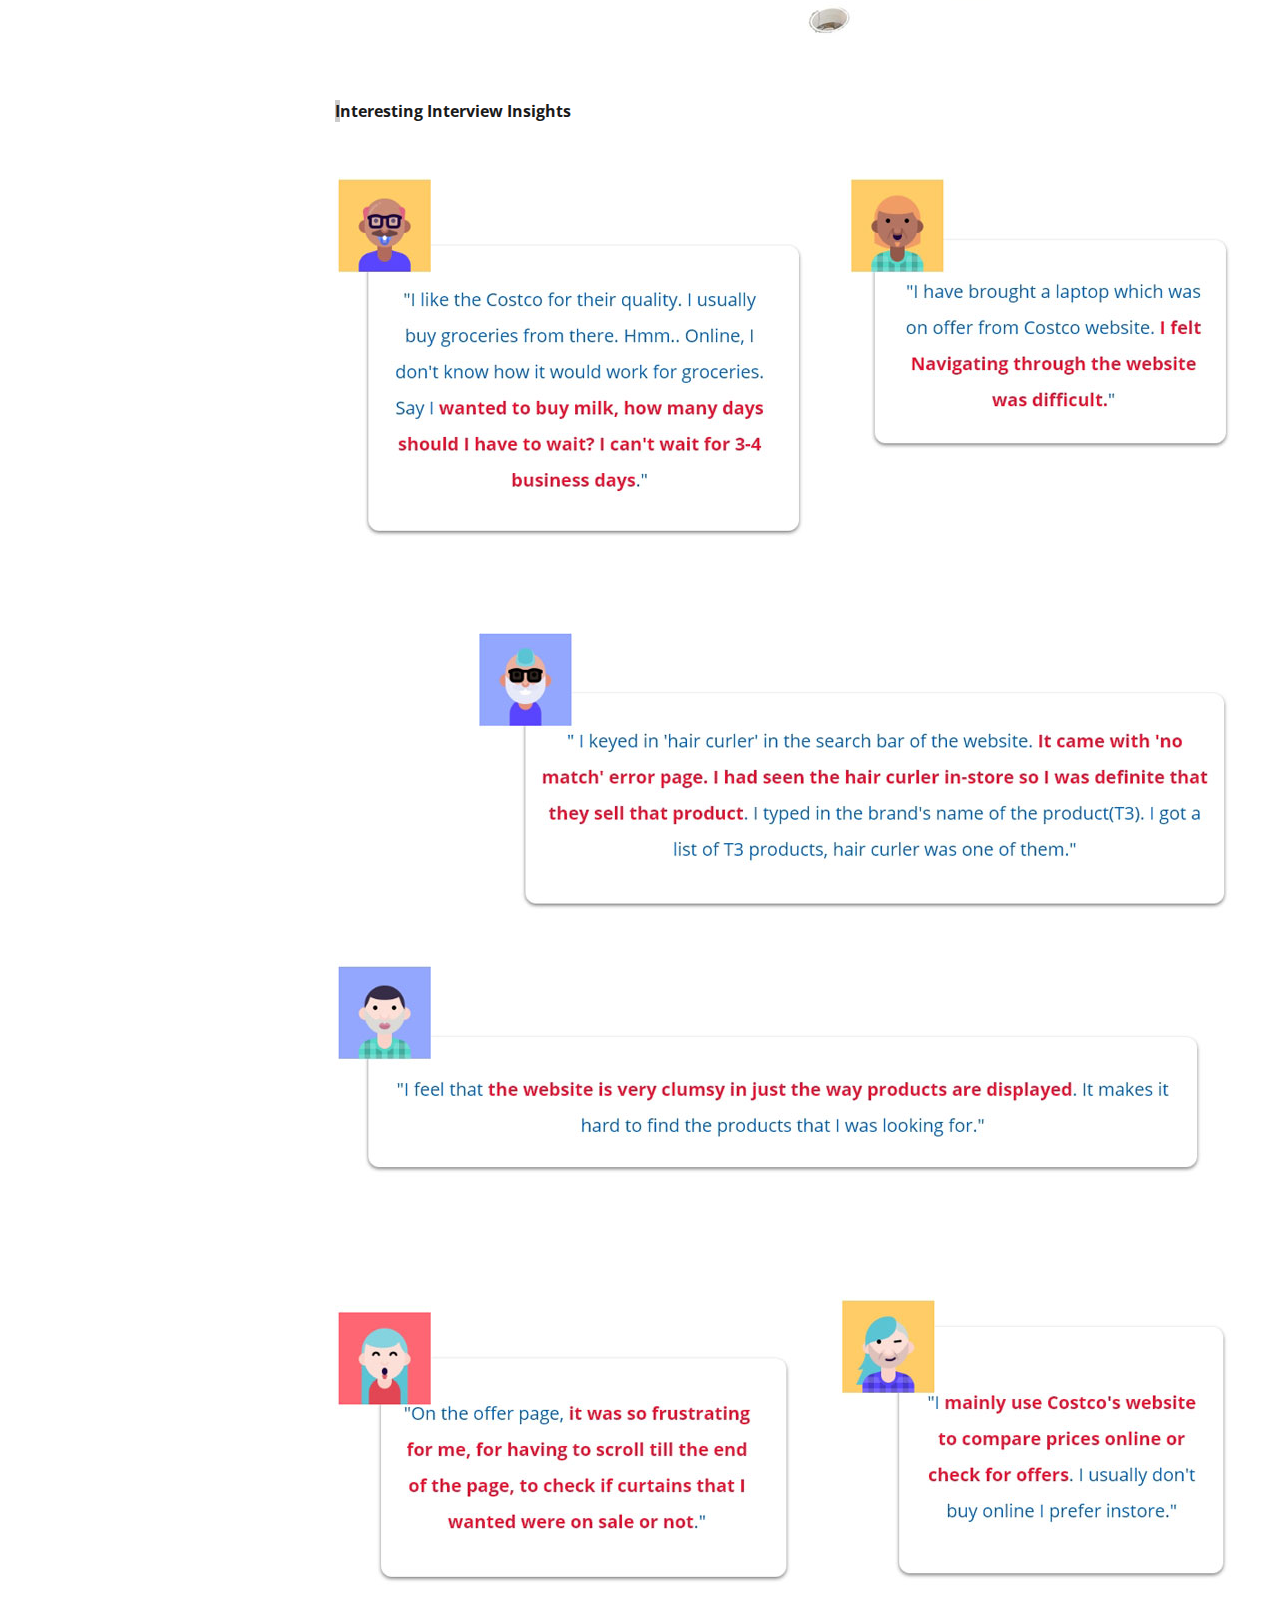
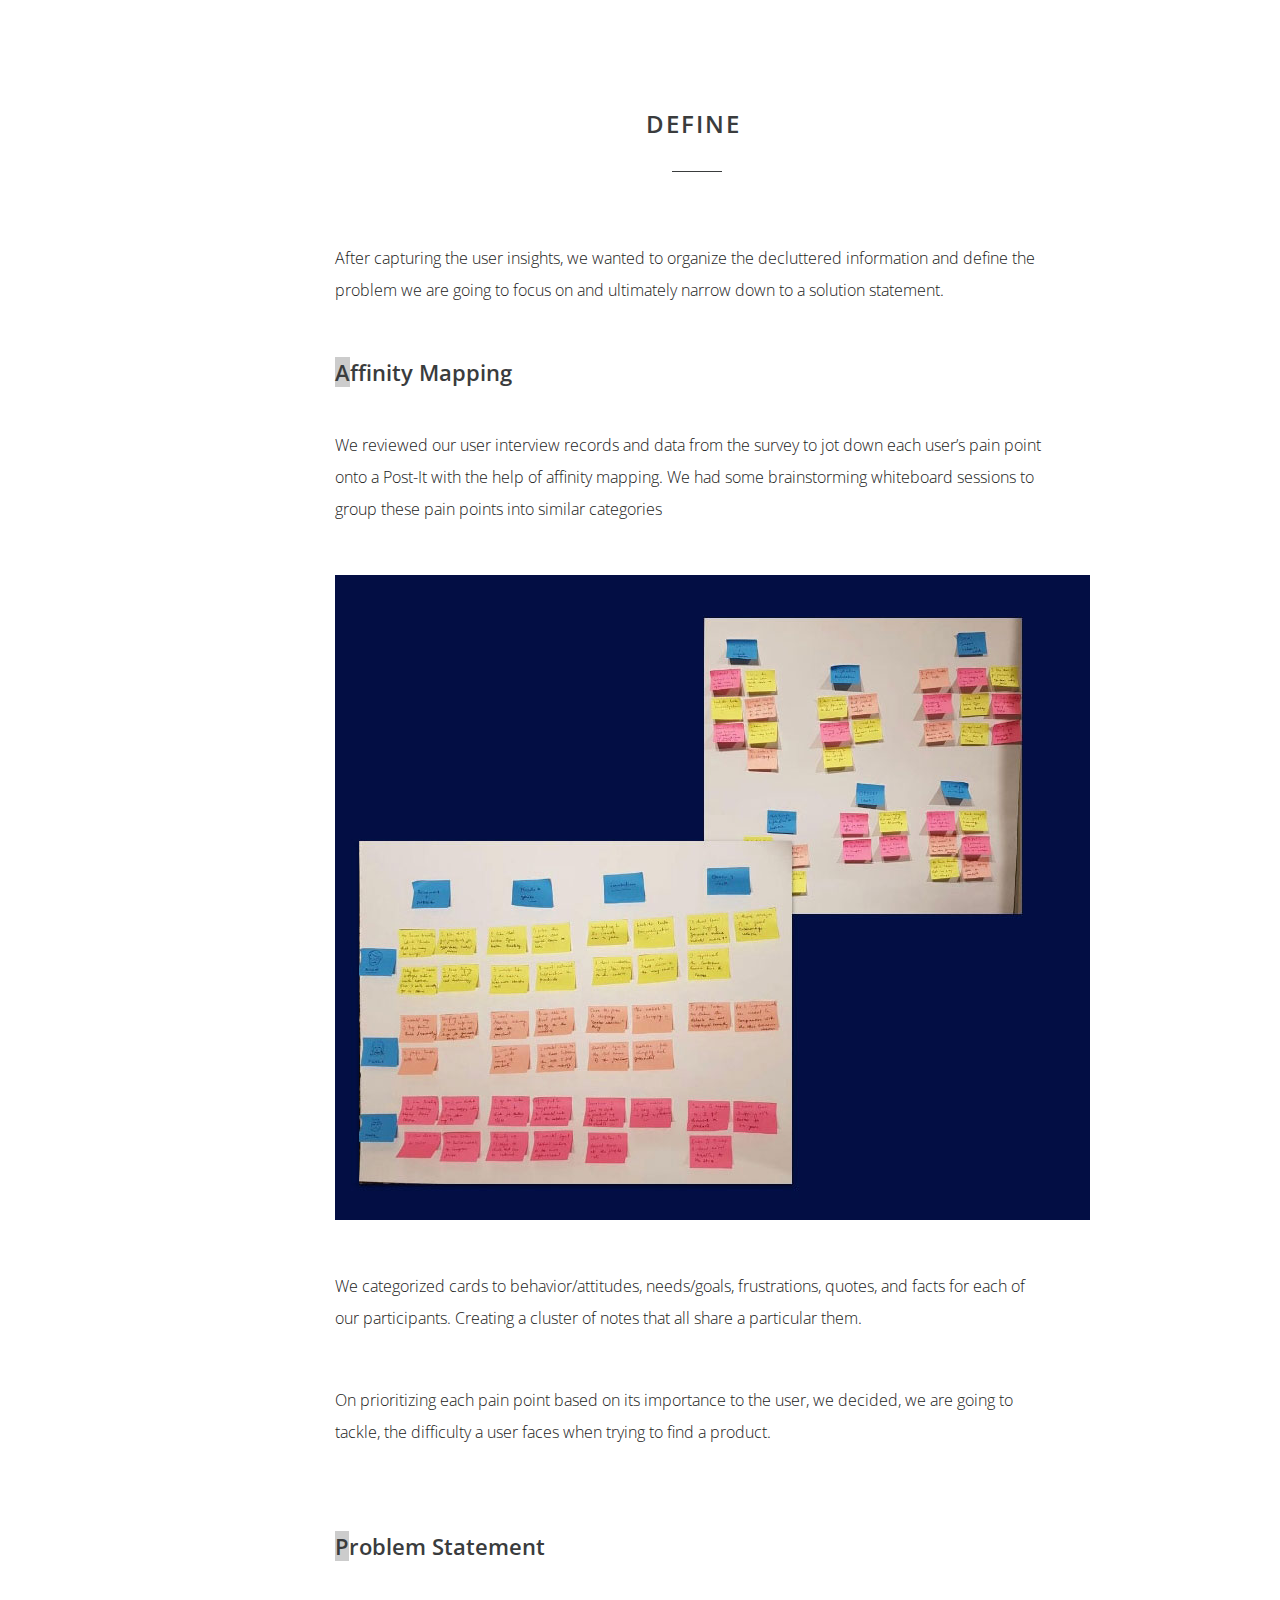
<file: ux-design-contest.html>
<!DOCTYPE HTML>
<html>
	<head>
	<meta charset="utf-8">
	<meta http-equiv="X-UA-Compatible" content="IE=edge">
	<title>Niharika Indavara</title>
	<meta name="viewport" content="width=device-width, initial-scale=1">
	<meta name="description" content="Niharika Indavara" />
	<meta name="keywords" content="Niharika Indavara" />
	<meta name="author" content="Niharika Indavara" />




    
<link href="https://fonts.googleapis.com/css2?family=Open+Sans:wght@300;400;600;700;800&display=swap" rel="stylesheet">
	<link rel="shortcut icon" href="favicon.ico" />
	<link rel="stylesheet" href="css/animate.css">
	<link rel="stylesheet" href="css/icomoon.css">
	<link rel="stylesheet" href="css/bootstrap.css">
	<link rel="stylesheet" href="css/style.css">

	<!-- Modernizr JS -->
	<script src="js/modernizr-2.6.2.min.js"></script>
	<!-- FOR IE9 below -->
	<!--[if lt IE 9]>
	<script src="js/respond.min.js"></script>
	<![endif]-->
	
	<script src="js/jquery.min.js"></script>
    
	<script src="js/script.js"></script>
	
  </head>

  <body>
  <div class="loader"></div>
  <div id="page">
  
    
    <nav class="nav" role="navigation">
		<div class="top-menu" style="background-color:#fafafa;">
			<div class="container-fluid">
				<div class="row">
					<div class="col-xs-2">
						<div id="logo"><a href="index.html">Niharika</a></div>
					</div>
					<div class="col-xs-10 text-right menu-1">
						<ul>
							<li class="active"><a href="index.html#about-us"><span>Projects</span></a></li>
							<li><a href="about-me.html"><span>About me</span></a></li>
							<li><a href="mailto:niharikaindavara@gmail.com"><span>niharikaindavara@gmail.com</span></a></li>
							
						</ul>
					</div>
				</div>
				
			</div>
		</div>
	</nav>
	
	<!--
	<div id="about-us">
		<div class="container">
		<img src="images/case-study-02-1.jpg" class="img-responsive">
		</div>
	</div>	
	-->
	
	<div class="bg bg-REI" data-aos="fade-up" data-aos-duration="600"><img src="images/case-study-02-2.jpg" class="img-responsive" style="width:100%"></div>
       
	
	<div id="project">
		<div class="container-fluid">
			<div class="row row-padded-mb">
				<nav class="col-lg-3 col-md-3 hidden-sm hidden-xs">
          <div class="bs-docs-sidebar" style="background-color:#fff;">
            <ul class="nav nav-stacked"id="sidebar" style="background-color:#fff;">

              <li>
                <a href="#overview">Overview</a>
                <ul class="nav nav-stacked" style="background-color:#fff;height:150px;">
                  <li><a href="#context">Context</a></li>
                  <li><a href="#summary">Summary</a></li>
                  <li><a href="#problem">Problem</a></li>
				  <li><a href="#successmetrics">Success Metrics</a></li>
				  <li><a href="#my-contribution">My Contribution</a></li>
                </ul>
              </li>
			
			<li>
                <a href="#businessstudy">Business Study</a>
              </li>
			  
			 <li>
                <a href="#ourdesignprocess">Our Design Process</a>
              </li> 
			
              <li>
                <a href="#emapthise">Emapthise</a>
                <ul class="nav nav-stacked" style="background-color:#fff;">
                  <li><a href="#usersurvey">User Survey</a></li>
                  <li><a href="#userinterview">User Interview</a></li>
                </ul>
              </li>
			  
			  <li>
                <a href="#define">Define</a>
                <ul class="nav nav-stacked" style="background-color:#fff;">
                  <li><a href="#affinitymapping">Affinity Mapping</a></li>
                  <li><a href="#problemsolution">Problem & Solution Statement</a></li>
                </ul>
              </li>

              <li>
                <a href="#ideate">Ideate</a>
                <ul class="nav nav-stacked" style="background-color:#fff;height:130px;">
                  <li><a href="#userstory">User Story</a></li>
                  <li><a href="#customerjourney">Customer Journey Mapping</a></li>
                  <li><a href="#treesorting">Tree Sorting</a></li>
				  <li><a href="#userflow">User Flow</a></li>
                </ul>
              </li>

              <li>
                <a href="#prototype">Prototype</a>
                <ul class="nav nav-stacked" style="background-color:#fff;height:110px;">
                  <li><a href="#design1">Design Challenge 1</a></li>
                   <li><a href="#design2">Design Challenge 2</a></li>
				    <li><a href="#design3">Design Challenge 3</a></li>
                </ul>
              </li>
	
	
	<li>
                <a href="#usabilitytest">Usability Test</a>
                <ul class="nav nav-stacked" style="background-color:#fff;height:110px;">
                  <li><a href="#firstclicktest">First Click Test</a></li>
                   <li><a href="#navigationtest">Navigation Test</a></li>
				    <li><a href="#preferencetest">Preference Test</a></li>
                </ul>
              </li>
              

              <li>
                <a href="#reiterate">Re-iterate</a>
              </li>
			  
			  <li>
                <a href="#conclution">Conclution</a>
              </li>

            

            </ul>
          </div>
        </nav>
				
				
				
				
				<div class="col-lg-7 col-md-7 col-sm-10 col-xs-12">
         


          	  <section id="overview" class="fh5co-heading-pro">
              <h2>Overview</h2>
              <div id="context" class="subgroup">
                <h4>Context</h4>
                <p>We started this as a collaboration project for UX Design Contest by Adam Ruf.
I brought in the idea of redesigning the COSTCO platform as I am a regular and loyal Costco customer.
However, this UX Redesign Contest made me wonder why my husband and I always preferred
purchasing in-store rather than shop online at Costco's website. It was then we picked this website for
our redesigning venture.</p>
              </div>
			  
			  
			  
			  <h4>Result of The UX Design Contest</h4>
                <p>Our work gets recognized as the winning entry for UX Design Contest.<br>
Valuable charity was made to Make-A-Wish Foundation with our winning prize. :)</p>
             
			 
			 <p align="center"><img src="images/Win.jpg" class="img-responsive"></p>
			  
			  
                <h4>Duration</h4>
                <p>We had two weeks to finish and submit this Redesign project</p>
              
			  
			  
			  <div id="summary" class="subgroup">
                <h4>&nbsp;Summary</h4>
               <p>We improvised, designed, and tested the overall search and navigation experience of a popular
Ecommerce website, “COSTCO” through a user-centric design thinking approach.
</p>
</div>

<div id="problem"  class="subgroup">
<h6 >&nbsp;Highlighting The Problem</h6>
               <p>We improvised, designed, and tested the overall search and navigation experience of a popular
Ecommerce website, “COSTCO” through a user-centric design thinking approach.
</p>


 <h4>User’s Problems</h4>
 
 <ul style="list-style:none;margin-left:-70px;margin-bottom:50px;">
 <li><img src="images/bullet-01.jpg">&nbsp;&nbsp;&nbsp;customers prefer going to in-stores more rather than using the online platform for purchasing
products.</li>
<li><img src="images/bullet-01.jpg">&nbsp;&nbsp;&nbsp;they spend a lot of time searching for various products on the platform.</li>
<li><img src="images/bullet-01.jpg">&nbsp;&nbsp;&nbsp;they experience a lot of friction while using the application due to its poor navigation.</li>
 </ul>
 
 
 <h4>Business Problems</h4>
 
 <ul style="list-style:none;margin-left:-70px;margin-bottom:30px;">
 <li><img src="images/bullet-01.jpg">&nbsp;&nbsp;&nbsp;The online platform of COSTCO only serves 4% of the overall business revenue</li>
<li><img src="images/bullet-01.jpg">&nbsp;&nbsp;&nbsp;The customers are somehow not happy using the online platform.</li>
 </ul>
 </div>
 
 
  <div id="successmetrics"  class="subgroup fh5co-heading-2">
 <h4>&nbsp;Success Metrics</h4>
 
 <ul style="list-style:none;margin-left:-70px;margin-bottom:30px;">
 <li><img src="images/bullet-02.jpg">&nbsp;&nbsp;&nbsp;Increased percentile of customers who will go for our proposed design on Usability Hub. </li>
<li><img src="images/bullet-02.jpg">&nbsp;&nbsp;&nbsp;Comparatively lesser time in finding a product from the platform. </li>
<li><img src="images/bullet-02.jpg">&nbsp;&nbsp;&nbsp;Easy movement of the user during site navigation on the prototype.</li>
 </ul>
 
 </div>
 
 
 <div id="my-contribution" class="subgroup">
                <h4>My Contribution</h4>
               <p>We are a team of 2 self-taught UX Designers.<br>
On deciding on the design process, we planned and divided the tasks among us. I took responsibility
for research and brainstorming activities. I conducted and documented the interviews. Over a skype
call, we used affinity mapping to drew insights from the data. We listed and highlighted the problems to
derive solutions.<br>
From the interview insights, I assembled customer journey mapping to explore opportunities.<br>
We came up with 3 design challenges. I did first challenge, we shared the second one and I contributed
to the third one.
</p>


                <h4>The Role Players</h4>
               <p>Since we were geographically based out of different locations, we used collaborative tools like Click up
and JIRA to plan and collaborate on this project . Below are mentioned are few other tools and
methods we used to plan, stay organized and stick to the schedule.

</p>
		
</div>
			  
			  
			  
			
			   
			   <p align="center"><img src="images/The-Role-Players.jpg" class="img-responsive"></p>
			   <p align="center"><img src="images/The-Role-Players1.jpg" class="img-responsive"></p>
			   
			   <div class="row">
			   <div class="col-md-6">
			   <p align="left"><img src="images/use-role.jpg" class="img-responsive"></p>
			   </div>
			   <div class="col-md-6">
			   <p align="right"><img src="images/use-role1.jpg" class="img-responsive"></p>
			   </div>
			   </div>
			   
			    
			   
           
          </section>
		  
		  
		  <!-- Research Section -->
		  
		  
		  <section id="businessstudy" class="fh5co-heading-pro">
              <h2 >Business Study</h2>
              <div id="competitive-analysis" class="subgroup">
                <p>Before kicking off the design process, we wanted to understand what the company does and how does
it roles out its business in the market. Here is a quick snap of what we found out.<br>
<br>

Costco is an <strong>online membership-based warehouse</strong>. It is a selling point for household, electronic, and
cosmetic products. It's headquarter is placed in Issaquah, Washington and has a revenue of <strong style="color:#FF3300">$154,7B</strong>
and over <strong style="color:#000099">2,54,000 employees</strong>. Its main competitors are <strong>Amazon, Walmart, and Target.</strong></p>

 <p align="center"><img src="images/business-study01.jpg" class="img-responsive"></p>
 
 <p><strong>What does it aims at ( Business Strategy )?</strong></p>
 
 
 <p>Costco's business model is to <strong>generate high sales volumes and rapid inventory turnover</strong> by
offering <strong  style="color:#000099">members low prices on a limited selection of nationally branded and selected privatelabel products in a wide range of merchandise.</strong></p>

<p>Every customers want to find good quality bargains and Costco is a setup to keep their customers
coming back to find them. Costco builds its business model on principle strategy of low prices, limited
selection, and a treasure-hunt shopping environment.</p>

<p><strong>How does COSTCO works ( The ROI Factor )?</strong></p>
<p>Here’s how COSTCO gets it return of investment from the business model.</p>

<p align="center"><img src="images/business-study012.jpg" class="img-responsive"></p>



              </div>

			  
          </section>
		  
		  
		  <!-- Research Section -->
		  
		  
		  
		  <section id="ourdesignprocess" class="fh5co-heading-pro">
              <h2 >Our Design Process</h2>
              <div id="competitive-analysis" class="subgroup">
                <p>The approach that we decided to use for this challenge was of Ideo’s human-centered design and Lean
UX design thinking process. The design decisions were supported by user research and feedback</p>

 <p align="center"><img src="images/Design-Process-01.jpg" class="img-responsive"></p>
 <p align="center"><img src="images/Design-Process-02.jpg" class="img-responsive"></p>
 
 <p class="text-center">After defining the steps to follow, we then went ahead with our plan of execution.<br>
We divided tasks between the two of us and assigned dates with daily scrum status meetings.</p>



              </div>

			  
          </section>
		  
		  
		  
		  
		   <!-- Emapthise Section -->
		  
		  
		  <section id="emapthise" class="fh5co-heading-pro">
              <h2>Emapthise</h2>
              <div id="user-flow" class="subgroup">
                <h4>User flow</h4>
                <p>We wanted to understand who our users are, and what are their pain points</p>
				<p><strong><span style="background-color:#CCCCCC">O</span>ur primary research goals.</strong></p>
				
				<p>1. Identify critical demographics of the potential users of the COSTCO web application to help us build
the user persona.</p>
<p>2. Identify the level of interest, frequency of usage and goals of those users interacting with the
application.</p>
<p>3. Identify user pain points with existing COSTCO platform. Collect data on the scenario in which users
would use an eCommerce platform for shopping</p>


<p><strong>We strategized to do this by the following steps:</strong></p>

<p>1. User survey</p>
<p>2. User interview</p>

              </div>
			  
	
			 
			  
			  <div id="usersurvey" class="subgroup">
                <h4>User Survey</h4>
				<p>We conducted an online user survey through a platform called survey monkey. The test was live for five
days, with ten responses.</p>
				
				<p align="center"><img src="images/User-Survey.jpg" class="img-responsive"></p>
		
				
              </div>
			  
			  
			  
			  
			  <div id="userinterview" class="subgroup">
                <h4><span style="background-color:#CCCCCC">U</span>ser Interview</h4>
                <p>The analytics we found was needed to be validated. Also, to learn more carefully about the users, I
went to the COSTCO store to interview customer, who have used Costco's website. I found out some
beneficial insights while the customers talked about their website experience.</p>
				
				<p><strong>Our Interview Questions</strong></p>
				<p align="center"><img src="images/Interview.jpg" class="img-responsive"></p>
				
				<p><strong><span style="background-color:#CCCCCC">I</span>nteresting Interview Insights</strong></p>
				<p align="center"><img src="images/Insights.jpg" class="img-responsive"></p>

              </div>
			  
			  
          </section>
		  
		  
		  <!-- Emapthise Section -->
		  
		  
		  
		  
		  
		  
		  <!-- Define Section -->
		  
		  
		  <section id="define" class="fh5co-heading-pro">
              <h2>Define</h2>
			  <p>After capturing the user insights, we wanted to organize the decluttered information and define the
problem we are going to focus on and ultimately narrow down to a solution statement.</p>
              <div id="affinitymapping" class="subgroup">
                <h4><span style="background-color:#CCCCCC">A</span>ffinity Mapping</h4>
                <p>We reviewed our user interview records and data from the survey to jot down each user’s pain point
onto a Post-It with the help of affinity mapping. We had some brainstorming whiteboard sessions to
group these pain points into similar categories</p>
				
				
				<p align="center"><img src="images/Affinity-mapping.jpg" class="img-responsive"></p>
				
				
				<p>We categorized cards to behavior/attitudes, needs/goals, frustrations, quotes, and facts for each of our
participants. Creating a cluster of notes that all share a particular them.</p>
<p>On prioritizing each pain point based on its importance to the user, we decided, we are going to tackle,
the difficulty a user faces when trying to find a product.</p>
				
              </div>
			  
	
			 
			  
			  <div id="problemsolution" class="subgroup">
                <h4><span style="background-color:#CCCCCC">P</span>roblem Statement</h4>
				
				<p><strong>Business Problem</strong> — Costco is known for its enjoyable in-store shopping experience at reduced
prices and outstanding business model. However, most customers prefer spending time in offline
shopping rather than online. Hence the website is failing to provide its value to the customer
experience.</p>

<p><strong>User Perspective</strong> — One such problem is the ability to search for products efficiently on the platform.
The user fails to understand important product details such as price differences which makes
information exceptionally non-transparent. Additional to that, the clustered outlook and poor</p>


<h4><span style="background-color:#CCCCCC">S</span>olution Statement</h4>
				
				<p>Costco customers usually love to buy product “on-sales” as the human brain gets artificially influenced,
comparing the original price “slashed down” to a lower amount. They expect a relevant and
personalized experience from the platform, as they do in-store. A well-defined search and navigation
experience attracts and retains customers. Also, highlighting the important information of products
very transparently to the users promises a boost on increasing the online sales and conversions.</p>

		
				
              </div>

          </section>
		  
		  
		  <!-- Define Section -->
		  
		  
		  
		  
		  
		  <!-- IDEATE Section -->
		  
		  
		  <section id="ideate" class="fh5co-heading-pro">
              <h2>IDEATE</h2>
			  <p>After defining the problem and solution statement for COSTCO, we focused on implementing the
solution that we have thought of through defined information architecture. It helped us to channelize
our thoughts in a more structured manner.</p>
              <div id="userstory" class="subgroup">
                <h4><span style="background-color:#CCCCCC">U</span>ser Story</h4>
                <p>We started the ideation process by focusing on one user story to narrow down our problem solving that
will revolve around the possible solutions we thought of.<br>
As a user, I want to search for a product quickly across the available department categories on the
Costco platform. </p>
				
				
				<p><strong>User Requirements</strong></p>
<p>1. I want to view all the product options with easy sort and filter functionalities.</p>
<p>2. I want to see the ratings, discount pricing, savings, and other relevant information for each product item.</p>
<p>3. I want to search for a particular product through department categories easily.</p>
<p>4. I want to navigate easily throughout the platform</p>
				
              </div>
			  
	
			 
			  
			  <div id="customerjourney" class="subgroup">
                <h4><span style="background-color:#CCCCCC">C</span>ustomer Journey Mapping </h4>
                <p>We used the customer journey mapping to represent a series of touch-points and feelings that
customers go through while searching for a product. It will help us understand the gaps in customer
experience and explore new opportunities. we used insights from user research and analytics from the
survey to base our assumption in this customer journey mapping.</p>
				
				
				<p align="center"><img src="images/Customer-Journey.jpg" class="img-responsive"></p>
				
              </div>
			  
			  
			  
			  <div id="treesorting" class="subgroup">
                <h4><span style="background-color:#CCCCCC">T</span>ree Sorting</h4>
                <p>We first focused on one of the main pain point which was the navigation structure of the COSTCO website. We
analyzed the current structure and tried to bring the clicks down through tree sorting</p>
				
				
				<div class="row">
				<div class="col-md-6">
				<p><strong>Our Findings</strong></p>
				
				<p>1. Every CTA opens up to a new branch here.</p>
<p>2. Poor Navigation Hierarchy</p>
<p>3. Minimum Number of Navigation Branches - 4</p>
<p>4. Different Views for a Product ( Washing
Machine - if the user goes through the landing
search page or categories page he will find
the washing machine list page . However, the
user will not be able to move to the same list
page through offer, he is only capable of
viewing the ones which are in offer.)</p>
				
				</div>
				
				
				<div class="col-md-6">
				<p align="right"><img src="images/12-a.jpg" class="img-responsive" style="width:100%"></p>
				
				</div>
				
				</div>
				
				
				
				
				<div class="row">
				
				<div class="col-md-6">
				<p align="left"><img src="images/12--b.jpg" class="img-responsive" style="width:100%"></p>
				
				</div>
				
				
				<div class="col-md-6">
				<p><strong>Our Proposals</strong></p>
				
				<p>1. Every CTA opens up to a new branch here. </p>
<p>2. Refined Navigation Heirarchy ( TIER 1 CTAs -
Search, ZIP Code, SideBar Navigation; TIER 2
CTAs - COSTCO Servieces) </p>
<p>3. Minimum Number of Navigation Branches - 3 </p>
<p>4. Single for a Product ( Washing Machine - if
the user goes through the landing serach
page or categories page or offers page, he
will always land on the same washing
machine list page with refined filters on the
basis of chosen parameters by the user. )
</p>
				
				</div>
				
				
				
				
				</div>
				
              </div>
			  
			  
			  
			  <div id="userflow" class="subgroup">
                <h4><span style="background-color:#CCCCCC">u</span>ser flow</h4>
               
				
				<p align="center"><img src="images/User-flow.jpg" class="img-responsive"></p>
				
              </div>

          </section>
		  
		  
		  <!-- IDEATE Section -->
		  
		  
		  
		  
		  
		  
		  <!-- Prototype Section -->
		  
		  
		  <section id="prototype" class="fh5co-heading-pro">
              <h2>Prototype</h2>
			  <p>The information architecture that was analyzed through user flows and customer journey mapping was
then being transformed into own wireframes. We dig deeper to find out what was wrong in each
screen from the usability and design prospect</p>
              <div id="design1" class="subgroup">
                <h4><span style="background-color:#CCCCCC">D</span>esign Challenge One</h4>
                <p><strong>The challenge :</strong> User onboarding on the Costco website ( Costco homepage), since it is the starting
step for the user to use any functionality on the platform. Hence, we focused on improvising the
dashboard experience first.</p>

<p><strong>Design problem artefacts and highlights :</strong> the below image talks about the problem we noticed on
the current screen, and why?</p>
				
				
				<p align="center"><img src="images/1-a.jpg" class="img-responsive"></p>
				
				<h4><span style="background-color:#CCCCCC">S</span>olution</h4>
				<p align="center"><img src="images/1-b.jpg" class="img-responsive"></p>
				
				<h4><span style="background-color:#CCCCCC">T</span>hings We Improvised </h4>
				
				<p><strong>1. Primary and Secondary Data</strong><br>
We removed the necessary secondary actions from the website.<br>
The other categories ( COSTCO services ) were shifted to the side navigation menu so that the user can
focus more on the primary information such as SEAR, login, REGISTER, and other.</p>

<p><strong>2. Data Categorization</strong><br>
We decluttered different sections of the website to help users categorize the information based on
their requirements. We highlighted each section differently so that the user can view them separately
and navigate accordingly from the screen.</p>

<p><strong>3. Design Hygiene</strong><br>
We introduced design hygiene in the system, and we brought in the uniformity in text, icons, and other
font formats with appropriate white spacing. It decreased the heaviness of the system in totality. It also
ensured to create a first good impression on any user who will be visiting the website for the very first
time.</p>
				
              </div>
			  
			  
			  
			  
			  
			  <div id="design2" class="subgroup">
                <h4><span style="background-color:#CCCCCC">D</span>esign Challenge Two </h4>
                <p><strong>The challenge :</strong> user search and navigation experience on the COSTCO website since the user needs
to move freely across the site and provide them with proper feedback during the searching of the
product</p>

<p><strong>Search Feature Difficulties :</strong> The below image talks about the problem we noticed on the current
screen, and why?</p>
				
				
				<p align="center"><img src="images/2--a.jpg" class="img-responsive"></p>
				
				<p align="center"><img src="images/2--b.jpg" class="img-responsive"></p>
				
				
				
				<h4><span style="background-color:#CCCCCC">T</span>hings We Improvised </h4>
				
				<p><strong>1. Search with Autocomplete Design</strong><br>
We reworked on the autocomplete feature of the search showing them more relevant search results.
As represented in the first image, the search results highlight the differences in the search</p>

<p><strong>2. Search with No Result</strong><br>
The No Result feature is added to the search bar. We initiate the user to go ahead and try with a
different text input to search on the screen. The design does not discourage the user from getting out
of the system, in case he has found his desired result.</p>

<p><strong>3. Search with Search Result Grouping</strong><br>
It is essential to capture results from different entities, which makes the suggestions potential enough
for the user creating a better and easier navigation experience for the user.
</p>


<p><strong>4. Search with Back Navigation and Autofocus</strong><br>
On the click search icon, the search box takes the entire focus on the screen so that the user can focus
only on his search constraints. It also has back navigation across the search box; the user can
immediately back navigate to the previous view.
</p>


<p><strong>5. Product Categorization</strong><br>
We have created subcategories and parent category ( try to stay under 10 per class not to overwhelm
the user. ). The "Categories" are mutually exclusive of the "filters." Filtered product attributes ( or
product states ) should not be confused with categories.
</p>


<p><strong>6. Set Reminders</strong><br>
The searched out products in the results which are not available currently or is out of stock, users can
actually set up reminder to receive notification , once the particular product is back in the market.
</p>
				
              </div>
			  
	
			 
			  <div id="design3" class="subgroup">
                <h4><span style="background-color:#CCCCCC">D</span>esign Challenge Three </h4>
                <p><strong>The challenge :</strong> user product page and filter, since it is important for the user to easily categorize
among the different groups of the product. The filter needs to be narrowed down to a single search so
the user can avail of his desired product within the shortest amount of time.</p>

<p>design problem artefacts and highlights : the below image talks about the problem we noticed on the
current screen, and why?</p>
				
				
				<p align="center"><img src="images/3--a.jpg" class="img-responsive"></p>
				
				<p align="center"><img src="images/3--b.jpg" class="img-responsive"></p>
				
				
				
				<h4><span style="background-color:#CCCCCC">T</span>hings We Improvised </h4>
				
				<p><strong>1. Product with Pricing Difference and Savings</strong><br>
We introduced the pricing highlight along with “strike -off” original pricing that will encourage user to
buy the product, as they can easily understand price difference after discount.</p>

<p><strong>2. Product Filters </strong><br>
We introduced faceted filters to help narrow down the product choices and also provided relevant
sorting and filtering option to the entire list. Each products are listed in appropriate category and have
relevant filters that will only search thought the selected categories.
</p>

<p><strong>3. Easy Add to Cart </strong><br>
We also provided the easy add to cart functionality directly on the list page by introducing the cart
option, user can directly add the quantity and click on the cart icon. After the product is added to the
cart, we highlight the card with a double tick and also update the cart at the top right corner with the
count.
</p>


				
              </div>
			  

          </section>
		  
		  
		  <!-- Prototype Section -->
		  
		  
		  
		  
	 <!-- Usability Test Section -->
		  
		  
		  <section id="usabilitytest" class="fh5co-heading-pro">
              <h2>Usability Test</h2>
			  <p>After creating the prototypes, we then went ahead with usability testing to understand if the designs are
really solving people’s problems. we did this with the help of a platform called usability hub.
We did base our usability test on three testing matrix .</p>
              <div id="firstclicktest" class="subgroup">
                <h4><span style="background-color:#CCCCCC">fir</span>st click test - overall result : success</h4>
               
				
				<p align="center"><img src="images/ut1.jpg" class="img-responsive"></p>
		
              </div>
			  
			  
			  
			  
			  
			  <div id="navigationtest" class="subgroup">
                <h4><span style="background-color:#CCCCCC">Na</span>vigation Test — Overall Result: Success</h4>
               
				
				<p align="center"><img src="images/ut2.jpg" class="img-responsive"></p>
		
              </div>
			  
	
			 
			  <div id="preferencetest" class="subgroup">
                <h4><span style="background-color:#CCCCCC">Pr</span>eference Test — Overall Result: Still Needs Improvement</h4>
               
				
				<p align="center"><img src="images/ut3.jpg" class="img-responsive"></p>
		
              </div>
			  

          </section>
		  
		  
		  <!-- Prototype Section -->
		  
		  
		  
		  
		  
		  
		  
		  <!-- Reiterate Test Section -->
		  
		  
		  <section id="reiterate" class="fh5co-heading-pro">
              <h2>Reiterate</h2>
			  <p>we checked the usability tests and found that the first two tests did really well, However, people were
not much happy with product card designs as they found the image really small. Hence we went ahead
and recreated the designs to get it validated</p>
              
			  
			  <p align="center"><img src="images/Reiterate.jpg" class="img-responsive"></p>

          </section>
		  
		  
		  <!-- Reiterate Section -->
		  
		  
		  
		  <!-- Reiterate Test Section -->
		  
		  
		  <section id="conclution" class="fh5co-heading-pro">
              <h2>Conclusion</h2>
			  <p>future product scopes</p>
<p>1. the end checkout experience needs to be worked upon.</p>
<p>2. users should get emails and notifications from the COSTCO office, or they should have an online
costco support system.</p>
              
			  
			 <p><strong>Lessons learnt</strong></p>
			 
			 <p>We only did three tests due to the pricing limit of our testing platform, hence we could not show the
relevant comparisons between old and new designs.</p>

<p>We compromised on the size of the product images on the product’s category page, despite doing
good design, it compromised with the user’s readability and product scanning. Due to this, they went
ahead with the old design. However, we took that into our redesigning aspect</p>

<p><strong>End story</strong></p>
<p>For this case study, we understood the importance of user experience on an e-Commerce platform.
online sales can boom the business of these companies in a magical way if we provide users with
similar offline experiences. An eased out usability increases the scope of the same.</p>


          </section>
		  
		  
		  <!-- Reiterate Section -->
	
		  
        </div>
				
				
			</div>
			
			
			
			
			
		</div>
	</div>
	
	
    <footer id="fh5co-footer" role="contentinfo">
		
		<div class="container">
			<div class="row">
				<div class="col-md-8 col-xs-12 fh5co-widget">
					niharikaindavara@gmail.com
					
				</div>
				<div class="col-md-4 col-xs-12 fh5co-widget">
					<a href="#"><span>LinkedIn</span></a> &#8226; <a href="#"><span>Resume</span></a> &#8226; <a href="about-me.html"><span>About me</span></a>
				</div>
			</div>
			

		</div>
	</footer>
	</div>

<div class="gototop js-top">
		<a href="#page" class="js-gotop"><i class="icon-arrow-up"></i></a>
	</div>
	
	<script src="js/bootstrap.min.js"></script>
	<script src="js/jquery.easing.1.3.js"></script>
	<script src="js/jquery.waypoints.min.js"></script>
	<script src="js/jquery.stellar.min.js"></script>
	<script src="js/main.js"></script>


  </body>

</html>
</file>
<file: css/icomoon.css>
@font-face {
  font-family: 'icomoon';
  src:  url('fonts/icomoon.eot?6py85u');
  src:  url('fonts/icomoon.eot?6py85u#iefix') format('embedded-opentype'),
    url('fonts/icomoon.ttf?6py85u') format('truetype'),
    url('fonts/icomoon.woff?6py85u') format('woff'),
    url('fonts/icomoon.svg?6py85u#icomoon') format('svg');
  font-weight: normal;
  font-style: normal;
}

[class^="icon-"], [class*=" icon-"] {
  /* use !important to prevent issues with browser extensions that change fonts */
  font-family: 'icomoon' !important;
  speak: none;
  font-style: normal;
  font-weight: normal;
  font-variant: normal;
  text-transform: none;
  line-height: 1;

  /* Better Font Rendering =========== */
  -webkit-font-smoothing: antialiased;
  -moz-osx-font-smoothing: grayscale;
}

.icon-times:before {
  content: "\e930";
}
.icon-tick:before {
  content: "\e931";
}
.icon-plus:before {
  content: "\e932";
}
.icon-minus:before {
  content: "\e933";
}
.icon-equals:before {
  content: "\e934";
}
.icon-divide:before {
  content: "\e935";
}
.icon-chevron-right:before {
  content: "\e936";
}
.icon-chevron-left:before {
  content: "\e937";
}
.icon-arrow-right-thick:before {
  content: "\e938";
}
.icon-arrow-left-thick:before {
  content: "\e939";
}
.icon-th-small:before {
  content: "\e93a";
}
.icon-th-menu:before {
  content: "\e93b";
}
.icon-th-list:before {
  content: "\e93c";
}
.icon-th-large:before {
  content: "\e93d";
}
.icon-home:before {
  content: "\e93e";
}
.icon-arrow-forward:before {
  content: "\e93f";
}
.icon-arrow-back:before {
  content: "\e940";
}
.icon-rss:before {
  content: "\e941";
}
.icon-location:before {
  content: "\e942";
}
.icon-link:before {
  content: "\e943";
}
.icon-image:before {
  content: "\e944";
}
.icon-arrow-up-thick:before {
  content: "\e945";
}
.icon-arrow-down-thick:before {
  content: "\e946";
}
.icon-starburst:before {
  content: "\e947";
}
.icon-starburst-outline:before {
  content: "\e948";
}
.icon-star3:before {
  content: "\e949";
}
.icon-flow-children:before {
  content: "\e94a";
}
.icon-export:before {
  content: "\e94b";
}
.icon-delete2:before {
  content: "\e94c";
}
.icon-delete-outline:before {
  content: "\e94d";
}
.icon-cloud-storage:before {
  content: "\e94e";
}
.icon-wi-fi:before {
  content: "\e94f";
}
.icon-heart:before {
  content: "\e950";
}
.icon-flash:before {
  content: "\e951";
}
.icon-cancel:before {
  content: "\e952";
}
.icon-backspace:before {
  content: "\e953";
}
.icon-attachment:before {
  content: "\e954";
}
.icon-arrow-move:before {
  content: "\e955";
}
.icon-warning:before {
  content: "\e956";
}
.icon-user:before {
  content: "\e957";
}
.icon-radar:before {
  content: "\e958";
}
.icon-lock-open:before {
  content: "\e959";
}
.icon-lock-closed:before {
  content: "\e95a";
}
.icon-location-arrow:before {
  content: "\e95b";
}
.icon-info:before {
  content: "\e95c";
}
.icon-user-delete:before {
  content: "\e95d";
}
.icon-user-add:before {
  content: "\e95e";
}
.icon-media-pause:before {
  content: "\e95f";
}
.icon-group:before {
  content: "\e960";
}
.icon-chart-pie:before {
  content: "\e961";
}
.icon-chart-line:before {
  content: "\e962";
}
.icon-chart-bar:before {
  content: "\e963";
}
.icon-chart-area:before {
  content: "\e964";
}
.icon-video:before {
  content: "\e965";
}
.icon-point-of-interest:before {
  content: "\e966";
}
.icon-infinity:before {
  content: "\e967";
}
.icon-globe:before {
  content: "\e968";
}
.icon-eye:before {
  content: "\e969";
}
.icon-cog:before {
  content: "\e96a";
}
.icon-camera:before {
  content: "\e96b";
}
.icon-upload:before {
  content: "\e96c";
}
.icon-scissors:before {
  content: "\e96d";
}
.icon-refresh:before {
  content: "\e96e";
}
.icon-pin:before {
  content: "\e96f";
}
.icon-key:before {
  content: "\e970";
}
.icon-info-large:before {
  content: "\e971";
}
.icon-eject:before {
  content: "\e972";
}
.icon-download:before {
  content: "\e973";
}
.icon-zoom:before {
  content: "\e974";
}
.icon-zoom-out:before {
  content: "\e975";
}
.icon-zoom-in:before {
  content: "\e976";
}
.icon-sort-numerically:before {
  content: "\e977";
}
.icon-sort-alphabetically:before {
  content: "\e978";
}
.icon-input-checked:before {
  content: "\e979";
}
.icon-calender:before {
  content: "\e97a";
}
.icon-world2:before {
  content: "\e97b";
}
.icon-notes:before {
  content: "\e97c";
}
.icon-code:before {
  content: "\e97d";
}
.icon-arrow-sync:before {
  content: "\e97e";
}
.icon-arrow-shuffle:before {
  content: "\e97f";
}
.icon-arrow-repeat:before {
  content: "\e980";
}
.icon-arrow-minimise:before {
  content: "\e981";
}
.icon-arrow-maximise:before {
  content: "\e982";
}
.icon-arrow-loop:before {
  content: "\e983";
}
.icon-anchor:before {
  content: "\e984";
}
.icon-spanner:before {
  content: "\e985";
}
.icon-puzzle:before {
  content: "\e986";
}
.icon-power:before {
  content: "\e987";
}
.icon-plane:before {
  content: "\e988";
}
.icon-pi:before {
  content: "\e989";
}
.icon-phone:before {
  content: "\e98a";
}
.icon-microphone2:before {
  content: "\e98b";
}
.icon-media-rewind:before {
  content: "\e98c";
}
.icon-flag:before {
  content: "\e98d";
}
.icon-adjust-brightness:before {
  content: "\e98e";
}
.icon-waves:before {
  content: "\e98f";
}
.icon-social-twitter:before {
  content: "\e990";
}
.icon-social-facebook:before {
  content: "\e991";
}
.icon-social-dribbble:before {
  content: "\e992";
}
.icon-media-stop:before {
  content: "\e993";
}
.icon-media-record:before {
  content: "\e994";
}
.icon-media-play:before {
  content: "\e995";
}
.icon-media-fast-forward:before {
  content: "\e996";
}
.icon-media-eject:before {
  content: "\e997";
}
.icon-social-vimeo:before {
  content: "\e998";
}
.icon-social-tumbler:before {
  content: "\e999";
}
.icon-social-skype:before {
  content: "\e99a";
}
.icon-social-pinterest:before {
  content: "\e99b";
}
.icon-social-linkedin:before {
  content: "\e99c";
}
.icon-social-last-fm:before {
  content: "\e99d";
}
.icon-social-github:before {
  content: "\e99e";
}
.icon-social-flickr:before {
  content: "\e99f";
}
.icon-at:before {
  content: "\e9a0";
}
.icon-times-outline:before {
  content: "\e9a1";
}
.icon-plus-outline:before {
  content: "\e9a2";
}
.icon-minus-outline:before {
  content: "\e9a3";
}
.icon-tick-outline:before {
  content: "\e9a4";
}
.icon-th-large-outline:before {
  content: "\e9a5";
}
.icon-equals-outline:before {
  content: "\e9a6";
}
.icon-divide-outline:before {
  content: "\e9a7";
}
.icon-chevron-right-outline:before {
  content: "\e9a8";
}
.icon-chevron-left-outline:before {
  content: "\e9a9";
}
.icon-arrow-right-outline:before {
  content: "\e9aa";
}
.icon-arrow-left-outline:before {
  content: "\e9ab";
}
.icon-th-small-outline:before {
  content: "\e9ac";
}
.icon-th-menu-outline:before {
  content: "\e9ad";
}
.icon-th-list-outline:before {
  content: "\e9ae";
}
.icon-news2:before {
  content: "\e9b1";
}
.icon-home-outline:before {
  content: "\e9b2";
}
.icon-arrow-up-outline:before {
  content: "\e9b3";
}
.icon-arrow-forward-outline:before {
  content: "\e9b4";
}
.icon-arrow-down-outline:before {
  content: "\e9b5";
}
.icon-arrow-back-outline:before {
  content: "\e9b6";
}
.icon-trash3:before {
  content: "\e9b7";
}
.icon-rss-outline:before {
  content: "\e9b8";
}
.icon-message:before {
  content: "\e9b9";
}
.icon-location-outline:before {
  content: "\e9ba";
}
.icon-link-outline:before {
  content: "\e9bb";
}
.icon-image-outline:before {
  content: "\e9bc";
}
.icon-export-outline:before {
  content: "\e9bd";
}
.icon-cross:before {
  content: "\e9be";
}
.icon-wi-fi-outline:before {
  content: "\e9bf";
}
.icon-star-outline:before {
  content: "\e9c0";
}
.icon-media-pause-outline:before {
  content: "\e9c1";
}
.icon-mail:before {
  content: "\e9c2";
}
.icon-heart-outline:before {
  content: "\e9c3";
}
.icon-flash-outline:before {
  content: "\e9c4";
}
.icon-cancel-outline:before {
  content: "\e9c5";
}
.icon-beaker:before {
  content: "\e9c6";
}
.icon-arrow-move-outline:before {
  content: "\e9c7";
}
.icon-watch2:before {
  content: "\e9c8";
}
.icon-warning-outline:before {
  content: "\e9c9";
}
.icon-time:before {
  content: "\e9ca";
}
.icon-radar-outline:before {
  content: "\e9cb";
}
.icon-lock-open-outline:before {
  content: "\e9cc";
}
.icon-location-arrow-outline:before {
  content: "\e9cd";
}
.icon-info-outline:before {
  content: "\e9ce";
}
.icon-backspace-outline:before {
  content: "\e9cf";
}
.icon-attachment-outline:before {
  content: "\e9d0";
}
.icon-user-outline:before {
  content: "\e9d1";
}
.icon-user-delete-outline:before {
  content: "\e9d2";
}
.icon-user-add-outline:before {
  content: "\e9d3";
}
.icon-lock-closed-outline:before {
  content: "\e9d4";
}
.icon-group-outline:before {
  content: "\e9d5";
}
.icon-chart-pie-outline:before {
  content: "\e9d6";
}
.icon-chart-line-outline:before {
  content: "\e9d7";
}
.icon-chart-bar-outline:before {
  content: "\e9d8";
}
.icon-chart-area-outline:before {
  content: "\e9d9";
}
.icon-video-outline:before {
  content: "\e9da";
}
.icon-point-of-interest-outline:before {
  content: "\e9db";
}
.icon-map:before {
  content: "\e9dc";
}
.icon-key-outline:before {
  content: "\e9dd";
}
.icon-infinity-outline:before {
  content: "\e9de";
}
.icon-globe-outline:before {
  content: "\e9df";
}
.icon-eye-outline:before {
  content: "\e9e0";
}
.icon-cog-outline:before {
  content: "\e9e1";
}
.icon-camera-outline:before {
  content: "\e9e2";
}
.icon-upload-outline:before {
  content: "\e9e3";
}
.icon-support:before {
  content: "\e9e4";
}
.icon-scissors-outline:before {
  content: "\e9e5";
}
.icon-refresh-outline:before {
  content: "\e9e6";
}
.icon-info-large-outline:before {
  content: "\e9e7";
}
.icon-eject-outline:before {
  content: "\e9e8";
}
.icon-download-outline:before {
  content: "\e9e9";
}
.icon-battery-mid:before {
  content: "\e9ea";
}
.icon-battery-low:before {
  content: "\e9eb";
}
.icon-battery-high:before {
  content: "\e9ec";
}
.icon-zoom-outline:before {
  content: "\e9ed";
}
.icon-zoom-out-outline:before {
  content: "\e9ee";
}
.icon-zoom-in-outline:before {
  content: "\e9ef";
}
.icon-tag3:before {
  content: "\e9f0";
}
.icon-tabs-outline:before {
  content: "\e9f1";
}
.icon-pin-outline:before {
  content: "\e9f2";
}
.icon-message-typing:before {
  content: "\e9f3";
}
.icon-directions:before {
  content: "\e9f4";
}
.icon-battery-full:before {
  content: "\e9f5";
}
.icon-battery-charge:before {
  content: "\e9f6";
}
.icon-pipette:before {
  content: "\e9f7";
}
.icon-pencil:before {
  content: "\e9f8";
}
.icon-folder:before {
  content: "\e9f9";
}
.icon-folder-delete:before {
  content: "\e9fa";
}
.icon-folder-add:before {
  content: "\e9fb";
}
.icon-edit:before {
  content: "\e9fc";
}
.icon-document:before {
  content: "\e9fd";
}
.icon-document-delete:before {
  content: "\e9fe";
}
.icon-document-add:before {
  content: "\e9ff";
}
.icon-brush:before {
  content: "\ea00";
}
.icon-thumbs-up:before {
  content: "\ea01";
}
.icon-thumbs-down:before {
  content: "\ea02";
}
.icon-pen:before {
  content: "\ea03";
}
.icon-sort-numerically-outline:before {
  content: "\ea04";
}
.icon-sort-alphabetically-outline:before {
  content: "\ea05";
}
.icon-social-last-fm-circular:before {
  content: "\ea06";
}
.icon-social-github-circular:before {
  content: "\ea07";
}
.icon-compass:before {
  content: "\ea08";
}
.icon-bookmark:before {
  content: "\ea09";
}
.icon-input-checked-outline:before {
  content: "\ea0a";
}
.icon-code-outline:before {
  content: "\ea0b";
}
.icon-calender-outline:before {
  content: "\ea0c";
}
.icon-business-card:before {
  content: "\ea0d";
}
.icon-arrow-up:before {
  content: "\ea0e";
}
.icon-arrow-sync-outline:before {
  content: "\ea0f";
}
.icon-arrow-right:before {
  content: "\ea10";
}
.icon-arrow-repeat-outline:before {
  content: "\ea11";
}
.icon-arrow-loop-outline:before {
  content: "\ea12";
}
.icon-arrow-left:before {
  content: "\ea13";
}
.icon-flow-switch:before {
  content: "\ea14";
}
.icon-flow-parallel:before {
  content: "\ea15";
}
.icon-flow-merge:before {
  content: "\ea16";
}
.icon-document-text:before {
  content: "\ea17";
}
.icon-clipboard:before {
  content: "\ea18";
}
.icon-calculator:before {
  content: "\ea19";
}
.icon-arrow-minimise-outline:before {
  content: "\ea1a";
}
.icon-arrow-maximise-outline:before {
  content: "\ea1b";
}
.icon-arrow-down:before {
  content: "\ea1c";
}
.icon-gift:before {
  content: "\ea1d";
}
.icon-film:before {
  content: "\ea1e";
}
.icon-database:before {
  content: "\ea1f";
}
.icon-bell:before {
  content: "\ea20";
}
.icon-anchor-outline:before {
  content: "\ea21";
}
.icon-adjust-contrast:before {
  content: "\ea22";
}
.icon-world-outline:before {
  content: "\ea23";
}
.icon-shopping-bag:before {
  content: "\ea24";
}
.icon-power-outline:before {
  content: "\ea25";
}
.icon-notes-outline:before {
  content: "\ea26";
}
.icon-device-tablet:before {
  content: "\ea27";
}
.icon-device-phone:before {
  content: "\ea28";
}
.icon-device-laptop:before {
  content: "\ea29";
}
.icon-device-desktop:before {
  content: "\ea2a";
}
.icon-briefcase:before {
  content: "\ea2b";
}
.icon-stopwatch:before {
  content: "\ea2c";
}
.icon-spanner-outline:before {
  content: "\ea2d";
}
.icon-puzzle-outline:before {
  content: "\ea2e";
}
.icon-printer:before {
  content: "\ea2f";
}
.icon-pi-outline:before {
  content: "\ea30";
}
.icon-lightbulb:before {
  content: "\ea31";
}
.icon-flag-outline:before {
  content: "\ea32";
}
.icon-contacts:before {
  content: "\ea33";
}
.icon-archive2:before {
  content: "\ea34";
}
.icon-weather-stormy:before {
  content: "\ea35";
}
.icon-weather-shower:before {
  content: "\ea36";
}
.icon-weather-partly-sunny:before {
  content: "\ea37";
}
.icon-weather-downpour:before {
  content: "\ea38";
}
.icon-weather-cloudy:before {
  content: "\ea39";
}
.icon-plane-outline:before {
  content: "\ea3a";
}
.icon-phone-outline:before {
  content: "\ea3b";
}
.icon-microphone-outline:before {
  content: "\ea3c";
}
.icon-weather-windy:before {
  content: "\ea3d";
}
.icon-weather-windy-cloudy:before {
  content: "\ea3e";
}
.icon-weather-sunny:before {
  content: "\ea3f";
}
.icon-weather-snow:before {
  content: "\ea40";
}
.icon-weather-night:before {
  content: "\ea41";
}
.icon-media-stop-outline:before {
  content: "\ea42";
}
.icon-media-rewind-outline:before {
  content: "\ea43";
}
.icon-media-record-outline:before {
  content: "\ea44";
}
.icon-media-play-outline:before {
  content: "\ea45";
}
.icon-media-fast-forward-outline:before {
  content: "\ea46";
}
.icon-media-eject-outline:before {
  content: "\ea47";
}
.icon-wine:before {
  content: "\ea48";
}
.icon-waves-outline:before {
  content: "\ea49";
}
.icon-ticket:before {
  content: "\ea4a";
}
.icon-tags:before {
  content: "\ea4b";
}
.icon-plug:before {
  content: "\ea4c";
}
.icon-headphones:before {
  content: "\ea4d";
}
.icon-credit-card:before {
  content: "\ea4e";
}
.icon-coffee:before {
  content: "\ea4f";
}
.icon-book:before {
  content: "\ea50";
}
.icon-beer:before {
  content: "\ea51";
}
.icon-volume2:before {
  content: "\ea52";
}
.icon-volume-up:before {
  content: "\ea53";
}
.icon-volume-mute:before {
  content: "\ea54";
}
.icon-volume-down:before {
  content: "\ea55";
}
.icon-social-vimeo-circular:before {
  content: "\ea56";
}
.icon-social-twitter-circular:before {
  content: "\ea57";
}
.icon-social-pinterest-circular:before {
  content: "\ea58";
}
.icon-social-linkedin-circular:before {
  content: "\ea59";
}
.icon-social-facebook-circular:before {
  content: "\ea5a";
}
.icon-social-dribbble-circular:before {
  content: "\ea5b";
}
.icon-tree:before {
  content: "\ea5c";
}
.icon-thermometer2:before {
  content: "\ea5d";
}
.icon-social-tumbler-circular:before {
  content: "\ea5e";
}
.icon-social-skype-outline:before {
  content: "\ea5f";
}
.icon-social-flickr-circular:before {
  content: "\ea60";
}
.icon-social-at-circular:before {
  content: "\ea61";
}
.icon-shopping-cart:before {
  content: "\ea62";
}
.icon-messages:before {
  content: "\ea63";
}
.icon-leaf:before {
  content: "\ea64";
}
.icon-feather:before {
  content: "\ea65";
}
.icon-eye2:before {
  content: "\e064";
}
.icon-paper-clip:before {
  content: "\e065";
}
.icon-mail5:before {
  content: "\e066";
}
.icon-toggle:before {
  content: "\e067";
}
.icon-layout:before {
  content: "\e068";
}
.icon-link2:before {
  content: "\e069";
}
.icon-bell2:before {
  content: "\e06a";
}
.icon-lock3:before {
  content: "\e06b";
}
.icon-unlock:before {
  content: "\e06c";
}
.icon-ribbon2:before {
  content: "\e06d";
}
.icon-image2:before {
  content: "\e06e";
}
.icon-signal:before {
  content: "\e06f";
}
.icon-target3:before {
  content: "\e070";
}
.icon-clipboard3:before {
  content: "\e071";
}
.icon-clock3:before {
  content: "\e072";
}
.icon-watch:before {
  content: "\e073";
}
.icon-air-play:before {
  content: "\e074";
}
.icon-camera3:before {
  content: "\e075";
}
.icon-video2:before {
  content: "\e076";
}
.icon-disc:before {
  content: "\e077";
}
.icon-printer3:before {
  content: "\e078";
}
.icon-monitor:before {
  content: "\e079";
}
.icon-server:before {
  content: "\e07a";
}
.icon-cog2:before {
  content: "\e07b";
}
.icon-heart3:before {
  content: "\e07c";
}
.icon-paragraph:before {
  content: "\e07d";
}
.icon-align-justify:before {
  content: "\e07e";
}
.icon-align-left:before {
  content: "\e07f";
}
.icon-align-center:before {
  content: "\e080";
}
.icon-align-right:before {
  content: "\e081";
}
.icon-book2:before {
  content: "\e082";
}
.icon-layers2:before {
  content: "\e083";
}
.icon-stack2:before {
  content: "\e084";
}
.icon-stack-2:before {
  content: "\e085";
}
.icon-paper:before {
  content: "\e086";
}
.icon-paper-stack:before {
  content: "\e087";
}
.icon-search3:before {
  content: "\e088";
}
.icon-zoom-in2:before {
  content: "\e089";
}
.icon-zoom-out2:before {
  content: "\e08a";
}
.icon-reply2:before {
  content: "\e08b";
}
.icon-circle-plus:before {
  content: "\e08c";
}
.icon-circle-minus:before {
  content: "\e08d";
}
.icon-circle-check:before {
  content: "\e08e";
}
.icon-circle-cross:before {
  content: "\e08f";
}
.icon-square-plus:before {
  content: "\e090";
}
.icon-square-minus:before {
  content: "\e091";
}
.icon-square-check:before {
  content: "\e092";
}
.icon-square-cross:before {
  content: "\e093";
}
.icon-microphone:before {
  content: "\e094";
}
.icon-record:before {
  content: "\e095";
}
.icon-skip-back:before {
  content: "\e096";
}
.icon-rewind:before {
  content: "\e097";
}
.icon-play4:before {
  content: "\e098";
}
.icon-pause3:before {
  content: "\e099";
}
.icon-stop3:before {
  content: "\e09a";
}
.icon-fast-forward:before {
  content: "\e09b";
}
.icon-skip-forward:before {
  content: "\e09c";
}
.icon-shuffle2:before {
  content: "\e09d";
}
.icon-repeat:before {
  content: "\e09e";
}
.icon-folder2:before {
  content: "\e09f";
}
.icon-umbrella:before {
  content: "\e0a0";
}
.icon-moon:before {
  content: "\e0a1";
}
.icon-thermometer:before {
  content: "\e0a2";
}
.icon-drop:before {
  content: "\e0a3";
}
.icon-sun2:before {
  content: "\e0a4";
}
.icon-cloud3:before {
  content: "\e0a5";
}
.icon-cloud-upload2:before {
  content: "\e0a6";
}
.icon-cloud-download2:before {
  content: "\e0a7";
}
.icon-upload4:before {
  content: "\e0a8";
}
.icon-download4:before {
  content: "\e0a9";
}
.icon-location3:before {
  content: "\e0aa";
}
.icon-location-2:before {
  content: "\e0ab";
}
.icon-map3:before {
  content: "\e0ac";
}
.icon-battery:before {
  content: "\e0ad";
}
.icon-head:before {
  content: "\e0ae";
}
.icon-briefcase3:before {
  content: "\e0af";
}
.icon-speech-bubble:before {
  content: "\e0b0";
}
.icon-anchor2:before {
  content: "\e0b1";
}
.icon-globe2:before {
  content: "\e0b2";
}
.icon-box:before {
  content: "\e0b3";
}
.icon-reload:before {
  content: "\e0b4";
}
.icon-share3:before {
  content: "\e0b5";
}
.icon-marquee:before {
  content: "\e0b6";
}
.icon-marquee-plus:before {
  content: "\e0b7";
}
.icon-marquee-minus:before {
  content: "\e0b8";
}
.icon-tag:before {
  content: "\e0b9";
}
.icon-power2:before {
  content: "\e0ba";
}
.icon-command2:before {
  content: "\e0bb";
}
.icon-alt:before {
  content: "\e0bc";
}
.icon-esc:before {
  content: "\e0bd";
}
.icon-bar-graph:before {
  content: "\e0be";
}
.icon-bar-graph-2:before {
  content: "\e0bf";
}
.icon-pie-graph:before {
  content: "\e0c0";
}
.icon-star:before {
  content: "\e0c1";
}
.icon-arrow-left3:before {
  content: "\e0c2";
}
.icon-arrow-right3:before {
  content: "\e0c3";
}
.icon-arrow-up3:before {
  content: "\e0c4";
}
.icon-arrow-down3:before {
  content: "\e0c5";
}
.icon-volume:before {
  content: "\e0c6";
}
.icon-mute:before {
  content: "\e0c7";
}
.icon-content-right:before {
  content: "\e100";
}
.icon-content-left:before {
  content: "\e101";
}
.icon-grid2:before {
  content: "\e102";
}
.icon-grid-2:before {
  content: "\e103";
}
.icon-columns:before {
  content: "\e104";
}
.icon-loader:before {
  content: "\e105";
}
.icon-bag:before {
  content: "\e106";
}
.icon-ban:before {
  content: "\e107";
}
.icon-flag3:before {
  content: "\e108";
}
.icon-trash:before {
  content: "\e109";
}
.icon-expand2:before {
  content: "\e110";
}
.icon-contract:before {
  content: "\e111";
}
.icon-maximize:before {
  content: "\e112";
}
.icon-minimize:before {
  content: "\e113";
}
.icon-plus2:before {
  content: "\e114";
}
.icon-minus2:before {
  content: "\e115";
}
.icon-check:before {
  content: "\e116";
}
.icon-cross2:before {
  content: "\e117";
}
.icon-move:before {
  content: "\e118";
}
.icon-delete:before {
  content: "\e119";
}
.icon-menu5:before {
  content: "\e120";
}
.icon-archive:before {
  content: "\e121";
}
.icon-inbox:before {
  content: "\e122";
}
.icon-outbox:before {
  content: "\e123";
}
.icon-file:before {
  content: "\e124";
}
.icon-file-add:before {
  content: "\e125";
}
.icon-file-subtract:before {
  content: "\e126";
}
.icon-help:before {
  content: "\e127";
}
.icon-open:before {
  content: "\e128";
}
.icon-ellipsis:before {
  content: "\e129";
}
.icon-heart4:before {
  content: "\e900";
}
.icon-cloud4:before {
  content: "\e901";
}
.icon-star2:before {
  content: "\e902";
}
.icon-tv2:before {
  content: "\e903";
}
.icon-sound:before {
  content: "\e904";
}
.icon-video3:before {
  content: "\e905";
}
.icon-trash2:before {
  content: "\e906";
}
.icon-user2:before {
  content: "\e907";
}
.icon-key3:before {
  content: "\e908";
}
.icon-search4:before {
  content: "\e909";
}
.icon-settings:before {
  content: "\e90a";
}
.icon-camera4:before {
  content: "\e90b";
}
.icon-tag2:before {
  content: "\e90c";
}
.icon-lock4:before {
  content: "\e90d";
}
.icon-bulb:before {
  content: "\e90e";
}
.icon-pen2:before {
  content: "\e90f";
}
.icon-diamond:before {
  content: "\e910";
}
.icon-display2:before {
  content: "\e911";
}
.icon-location4:before {
  content: "\e912";
}
.icon-eye3:before {
  content: "\e913";
}
.icon-bubble3:before {
  content: "\e914";
}
.icon-stack3:before {
  content: "\e915";
}
.icon-cup:before {
  content: "\e916";
}
.icon-phone3:before {
  content: "\e917";
}
.icon-news:before {
  content: "\e918";
}
.icon-mail6:before {
  content: "\e919";
}
.icon-like:before {
  content: "\e91a";
}
.icon-photo:before {
  content: "\e91b";
}
.icon-note:before {
  content: "\e91c";
}
.icon-clock4:before {
  content: "\e91d";
}
.icon-paperplane:before {
  content: "\e91e";
}
.icon-params:before {
  content: "\e91f";
}
.icon-banknote:before {
  content: "\e920";
}
.icon-data:before {
  content: "\e921";
}
.icon-music2:before {
  content: "\e922";
}
.icon-megaphone2:before {
  content: "\e923";
}
.icon-study:before {
  content: "\e924";
}
.icon-lab2:before {
  content: "\e925";
}
.icon-food:before {
  content: "\e926";
}
.icon-t-shirt:before {
  content: "\e927";
}
.icon-fire2:before {
  content: "\e928";
}
.icon-clip:before {
  content: "\e929";
}
.icon-shop:before {
  content: "\e92a";
}
.icon-calendar3:before {
  content: "\e92b";
}
.icon-wallet2:before {
  content: "\e92c";
}
.icon-vynil:before {
  content: "\e92d";
}
.icon-truck2:before {
  content: "\e92e";
}
.icon-world:before {
  content: "\e92f";
}
.icon-spinner6:before {
  content: "\e9af";
}
.icon-spinner7:before {
  content: "\e9b0";
}
.icon-amazon:before {
  content: "\eab7";
}
.icon-google:before {
  content: "\eab8";
}
.icon-google2:before {
  content: "\eab9";
}
.icon-google3:before {
  content: "\eaba";
}
.icon-google-plus:before {
  content: "\eabb";
}
.icon-google-plus2:before {
  content: "\eabc";
}
.icon-google-plus3:before {
  content: "\eabd";
}
.icon-hangouts:before {
  content: "\eabe";
}
.icon-google-drive:before {
  content: "\eabf";
}
.icon-facebook2:before {
  content: "\eac0";
}
.icon-facebook22:before {
  content: "\eac1";
}
.icon-instagram:before {
  content: "\eac2";
}
.icon-whatsapp:before {
  content: "\eac3";
}
.icon-spotify:before {
  content: "\eac4";
}
.icon-telegram:before {
  content: "\eac5";
}
.icon-twitter2:before {
  content: "\eac6";
}
.icon-vine:before {
  content: "\eac7";
}
.icon-vk:before {
  content: "\eac8";
}
.icon-renren:before {
  content: "\eac9";
}
.icon-sina-weibo:before {
  content: "\eaca";
}
.icon-rss2:before {
  content: "\eacb";
}
.icon-rss22:before {
  content: "\eacc";
}
.icon-youtube:before {
  content: "\eacd";
}
.icon-youtube2:before {
  content: "\eace";
}
.icon-twitch:before {
  content: "\eacf";
}
.icon-vimeo:before {
  content: "\ead0";
}
.icon-vimeo2:before {
  content: "\ead1";
}
.icon-lanyrd:before {
  content: "\ead2";
}
.icon-flickr:before {
  content: "\ead3";
}
.icon-flickr2:before {
  content: "\ead4";
}
.icon-flickr3:before {
  content: "\ead5";
}
.icon-flickr4:before {
  content: "\ead6";
}
.icon-dribbble2:before {
  content: "\ead7";
}
.icon-behance:before {
  content: "\ead8";
}
.icon-behance2:before {
  content: "\ead9";
}
.icon-deviantart:before {
  content: "\eada";
}
.icon-500px:before {
  content: "\eadb";
}
.icon-steam:before {
  content: "\eadc";
}
.icon-steam2:before {
  content: "\eadd";
}
.icon-dropbox:before {
  content: "\eade";
}
.icon-onedrive:before {
  content: "\eadf";
}
.icon-github:before {
  content: "\eae0";
}
.icon-npm:before {
  content: "\eae1";
}
.icon-basecamp:before {
  content: "\eae2";
}
.icon-trello:before {
  content: "\eae3";
}
.icon-wordpress:before {
  content: "\eae4";
}
.icon-joomla:before {
  content: "\eae5";
}
.icon-ello:before {
  content: "\eae6";
}
.icon-blogger:before {
  content: "\eae7";
}
.icon-blogger2:before {
  content: "\eae8";
}
.icon-tumblr2:before {
  content: "\eae9";
}
.icon-tumblr22:before {
  content: "\eaea";
}
.icon-yahoo:before {
  content: "\eaeb";
}
.icon-yahoo2:before {
  content: "\eaec";
}
.icon-tux:before {
  content: "\eaed";
}
.icon-appleinc:before {
  content: "\eaee";
}
.icon-finder:before {
  content: "\eaef";
}
.icon-android:before {
  content: "\eaf0";
}
.icon-windows:before {
  content: "\eaf1";
}
.icon-windows8:before {
  content: "\eaf2";
}
.icon-soundcloud:before {
  content: "\eaf3";
}
.icon-soundcloud2:before {
  content: "\eaf4";
}
.icon-skype:before {
  content: "\eaf5";
}
.icon-reddit:before {
  content: "\eaf6";
}
.icon-hackernews:before {
  content: "\eaf7";
}
.icon-wikipedia:before {
  content: "\eaf8";
}
.icon-linkedin2:before {
  content: "\eaf9";
}
.icon-linkedin22:before {
  content: "\eafa";
}
.icon-lastfm:before {
  content: "\eafb";
}
.icon-lastfm2:before {
  content: "\eafc";
}
.icon-delicious:before {
  content: "\eafd";
}
.icon-stumbleupon:before {
  content: "\eafe";
}
.icon-stumbleupon2:before {
  content: "\eaff";
}
.icon-stackoverflow:before {
  content: "\eb00";
}
.icon-pinterest:before {
  content: "\eb01";
}
.icon-pinterest2:before {
  content: "\eb02";
}
.icon-xing:before {
  content: "\eb03";
}
.icon-xing2:before {
  content: "\eb04";
}
.icon-flattr:before {
  content: "\eb05";
}
.icon-foursquare:before {
  content: "\eb06";
}
.icon-yelp:before {
  content: "\eb07";
}
.icon-paypal:before {
  content: "\eb08";
}
.icon-chrome:before {
  content: "\eb09";
}
.icon-firefox:before {
  content: "\eb0a";
}
.icon-IE:before {
  content: "\eb0b";
}
.icon-edge:before {
  content: "\eb0c";
}
.icon-safari:before {
  content: "\eb0d";
}
.icon-opera:before {
  content: "\eb0e";
}
.icon-file-pdf:before {
  content: "\eb0f";
}
.icon-file-openoffice:before {
  content: "\eb10";
}
.icon-file-word:before {
  content: "\eb11";
}
.icon-file-excel:before {
  content: "\eb12";
}
.icon-libreoffice:before {
  content: "\eb13";
}
.icon-html-five:before {
  content: "\eb14";
}
.icon-html-five2:before {
  content: "\eb15";
}
.icon-css3:before {
  content: "\eb16";
}
.icon-git:before {
  content: "\eb17";
}
.icon-codepen:before {
  content: "\eb18";
}
.icon-svg:before {
  content: "\eb19";
}
.icon-IcoMoon:before {
  content: "\eb1a";
}
</file>
<file: css/style.css>
@font-face {
  font-family: 'icomoon';
  src: url("../fonts/icomoon/icomoon.eot?srf3rx");
  src: url("../fonts/icomoon/icomoon.eot?srf3rx#iefix") format("embedded-opentype"), url("../fonts/icomoon/icomoon.ttf?srf3rx") format("truetype"), url("../fonts/icomoon/icomoon.woff?srf3rx") format("woff"), url("../fonts/icomoon/icomoon.svg?srf3rx#icomoon") format("svg");
  font-weight: normal;
  font-style: normal;
}
/* =======================================================
*
* 	Template Style 
*
* ======================================================= */
body {
  font-family: 'Open Sans', sans-serif;
  /*font-family: 'Prata', serif;*/
  font-weight: 400;
  font-size: 15px;
  line-height: 1.7;
  color: #828282;
  background: #fff;
}

#page {
  position: relative;
  overflow-x: hidden;
  width: 100%;
  height: 100%;
  -webkit-transition: 0.5s;
  -o-transition: 0.5s;
  transition: 0.5s;
}
.offcanvas #page {
  overflow: hidden;
  position: absolute;
}
.offcanvas #page:after {
  -webkit-transition: 2s;
  -o-transition: 2s;
  transition: 2s;
  position: absolute;
  top: 0;
  right: 0;
  bottom: 0;
  left: 0;
  z-index: 101;
  background: rgba(0, 0, 0, 0.7);
  content: "";
}

a {
  color: #2D6CDF;
  -webkit-transition: 0.5s;
  -o-transition: 0.5s;
  transition: 0.5s;
}
a:hover, a:active, a:focus {
  color: #2D6CDF;
  outline: none;
  text-decoration: none;
  
}

p {
  margin-bottom: 20px;
}

h1, h2, h3, h4, h5, h6, figure {
  color: #000;
  font-family: 'Open Sans', sans-serif;
  font-weight: 400;
  margin: 0 0 20px 0;
}

::-webkit-selection {
  color: #fff;
  background: #2D6CDF;
}

::-moz-selection {
  color: #fff;
  background: #2D6CDF;
}

::selection {
  color: #fff;
  background: #2D6CDF;
}

.nav {
  width: 100%;
  padding: 0;
  z-index: 1001;
  height:90px;
  background-color:#E3FAF8;
}
.nav .top-menu {
  padding: 19px 0;
}
.nav .top {
  border-bottom: 0px solid rgba(0, 0, 0, 0.08);
  padding: 0px 0;
  margin-bottom: 0;
}
.nav .top .num, .nav .top .fh5co-social, .nav .top .site {
  display: inline-block;
  margin: 0;
  padding: 5px 12px;
}
@media screen and (max-width: 768px) {
  .nav .top .num, .nav .top .fh5co-social, .nav .top .site {
    padding: 5px 10px;
  }
}
.nav .top .site {
  float: left;
  font-weight: 300;
  margin-top: 0px;
  border-left: 1px solid rgba(0, 0, 0, 0.08);
  border-right: 1px solid rgba(0, 0, 0, 0.08);
}
@media screen and (max-width: 480px) {
  .nav .top .site {
    display: none;
  }
}
.nav .top .num {
  color: rgba(0, 0, 0, 0.6);
  font-size: 13px;
  letter-spacing: 0px;
  border-left: 1px solid rgba(0, 0, 0, 0.08);
}
.nav .top .fh5co-social {
  margin: 0;
  border-left: 1px solid rgba(0, 0, 0, 0.08);
  border-right: 1px solid rgba(0, 0, 0, 0.08);
}
.nav .top .fh5co-social li {
  font-size: 14px;
  display: inline-block;
}
.nav .top .fh5co-social li a {
  padding: 7px 7px;
}
.nav .top .fh5co-social li a i {
  font-size: 14px;
}
.nav #logo {
  font-size: 26px;
  margin: 0;
  padding: 0;
  color:#5f6565;
  text-transform: none;
  font-weight: bold;
  font-weight: 600;
  font-family: 'Open Sans', sans-serif;
  margin-top:10px;
  margin-left:40px;
}
.nav #logo a {
  color: #5f6565;
  position: relative;
  padding-left: 0px;
}

@media screen and (max-width: 768px) {
  .nav .menu-1 {
    display: none;
  }
  
  .nav #logo {
  font-size: 26px;
  margin: 0;
  padding: 0;
  color:#5f6565;
  text-transform: none;
  font-weight: bold;
  font-weight: 600;
  font-family: 'Open Sans', sans-serif;
  margin-top:10px;
  margin-left:0px;
}
  
}
.nav ul {
  padding: 10px;
  margin: 5px 0 0 0;
  -webkit-transition: 0.5s ease;
}
.nav ul li {
  padding: 0;
  margin: 0;
  list-style: none;
  display: inline;
  font-weight: 300;
}
.nav li a {
  font-size: 20px;
  padding: 20px 30px;
  color: #000000;
  letter-spacing:0px;
  -webkit-transition: 0.5s;
  -o-transition: 0.5s;
  transition: 0.5s;
  font-weight:400;
  text-transform:none;
}
.nav li a span {
  position: relative;
  padding-bottom: 10px;
}
.nav li a span:before {
  content: "";
  position: absolute;
  width: 100%;
  height: 2px;
  bottom: 0;
  left: 0;
  background-color: #636a69;
  visibility: hidden;
  -webkit-transform: scaleX(0);
  -moz-transform: scaleX(0);
  -ms-transform: scaleX(0);
  -o-transform: scaleX(0);
  transform: scaleX(0);
  -webkit-transition: all 0.3s ease-in-out 0s;
  -moz-transition: all 0.3s ease-in-out 0s;
  -ms-transition: all 0.3s ease-in-out 0s;
  -o-transition: all 0.3s ease-in-out 0s;
  transition: all 0.3s ease-in-out 0s;
}
.nav li a:hover {
  color: #5f6565;
}
.nav li a:hover span:before {
  visibility: visible;
  -webkit-transform: scaleX(1);
  -moz-transform: scaleX(1);
  -ms-transform: scaleX(1);
  -o-transform: scaleX(1);
  transform: scaleX(1);
}
.nav li.active a {
  background: transparent;
  background: none;
  font-weight:600;
  
}
.nav li.active a span:before {
  visibility: visible;
  -webkit-transform: scaleX(1);
  transform: scaleX(1);
}


/**********************Side bar for navigation in portfolio pieces*******************8*/
.bs-docs-sidebar {
  padding-left: 10px;
  margin-top: 10px;
  margin-bottom: 10px;
}
/* all links in sidebar*/
.bs-docs-sidebar .nav>li>a {
    color: #3a3c3d;
    padding: 4px 20px;
    font-size: 15px;
    font-weight: 300;
}
/* nested links in sidebar*/
.bs-docs-sidebar .nav .nav>li>a {
    padding-top: 1px;
    padding-bottom: 1px;
    padding-left: 30px;
    font-size: 14px;
	color:#3A3C3D;
	font-weight: 300;
}
/* add transparent border to all links in sidebar*/
.bs-docs-sidebar .nav>li>a {
    border-left: 2px solid transparent;
}
/* active & hover links in sidebar*/
.bs-docs-sidebar .nav>.active>a,
.bs-docs-sidebar .nav>li>a:hover,
.bs-docs-sidebar .nav>li>a:focus {
    color: var(--primary-black);
    text-decoration: none;
    font-weight: 400;
    background-color: transparent;
    border-left: 1px solid black;
}
/* change font weight for all active links in sidebar*/
.bs-docs-sidebar .nav>.active>a,
.bs-docs-sidebar .nav>.active:hover>a,
.bs-docs-sidebar .nav>.active:focus>a {
    font-weight: 700;
}
/* change font weight for nested active links in sidebar*/
.bs-docs-sidebar .nav .nav>.active>a,
.bs-docs-sidebar .nav .nav>.active:hover>a,
.bs-docs-sidebar .nav .nav>.active:focus>a {
    font-weight: 400;
}
/*to make sidebar scrollable*/
.bs-docs-sidebar > ul {
    overflow-y: auto;
    height: 100%;
}

/* hide all (inactive) nested list */
.bs-docs-sidebar .nav ul.nav {
    display: none;
}
/* show active nested list */
.bs-docs-sidebar .nav>.active>ul.nav {
    display: block;
}


/**********************Side bar for navigation in portfolio pieces END*******************8*/


#hero {
  min-height: 550px;
  height: 550px;
  background: #E3FAF8;
}
#hero .btn {
  font-size: 24px;
}
#hero .btn.btn-primary {
  padding: 14px 30px !important;
}

#hero .slider-text {
  
  z-index: 9;
  margin-top:160px;
}
#hero .flexslider .slider-text > .slider-text-inner {
  display: table-cell;
  vertical-align: middle;
  min-height: 700px;
  text-align:center;
  
}
#hero .flexslider .slider-text > .slider-text-inner h1, #hero .flexslider .slider-text > .slider-text-inner h2 {
  margin: 0;
  padding: 0;
  color: white;
}

#hero .slider-text > h2 {
  font-size: 20px;
  line-height: 1.5;
  margin-bottom: 10px;
  font-family: 'Open Sans', sans-serif;
  color:#46494a;
  font-weight:600;
}


#hero .slider-text > h3 {
  font-size: 30px;
  line-height: 1.5;
  margin-bottom: 30px;
  font-family: 'Open Sans', sans-serif;
  color:#000;
  font-weight:800;
}


#hero .slider-text > h1 {
  margin-bottom: 80px;
  font-size: 23px;
  line-height: 1.2;
  font-weight: 500;
  text-transform:none;
  color:#3A3C3D;
  
}

#hero .slider-text > a {
  margin-bottom: 80px;
  font-size: 20px;
  line-height: 1;
  font-weight: 300;
  text-transform:none;
  color:#3A3C3D;
  text-decoration:none;
  
}

#hero .slider-text > a span {
  position: relative;
  padding-bottom: 10px;
}
#hero .slider-text > a span:before {
  content: "";
  position: absolute;
  width: 100%;
  height: 2px;
  bottom: 0;
  left: 0;
  background-color: #636a69;
  visibility: hidden;
  -webkit-transform: scaleX(0);
  -moz-transform: scaleX(0);
  -ms-transform: scaleX(0);
  -o-transform: scaleX(0);
  transform: scaleX(0);
  -webkit-transition: all 0.3s ease-in-out 0s;
  -moz-transition: all 0.3s ease-in-out 0s;
  -ms-transition: all 0.3s ease-in-out 0s;
  -o-transition: all 0.3s ease-in-out 0s;
  transition: all 0.3s ease-in-out 0s;
}
#hero .slider-text > a:hover {
  color: #5f6565;
}
#hero .slider-text > a:hover span:before {
  visibility: visible;
  -webkit-transform: scaleX(1);
  -moz-transform: scaleX(1);
  -ms-transform: scaleX(1);
  -o-transform: scaleX(1);
  transform: scaleX(1);
}



@media screen and (max-width: 768px) {
  
  #hero .slider-text {
  
  z-index: 9;
  margin-top:120px;
}
  
  
  #hero .slider-text > h2 {
  font-size: 17px;
  line-height: 1.5;
  margin-bottom: 10px;
  font-family: 'Open Sans', sans-serif;
  color:#46494a;
  font-weight:600;
}


#hero .slider-text > h3 {
  font-size: 20px;
  line-height: 1.5;
  margin-bottom: 30px;
  font-family: 'Open Sans', sans-serif;
  color:#000;
  font-weight:800;
}


#hero .slider-text > h1 {
  margin-bottom: 40px;
  font-size: 20px;
  line-height: 1.2;
  font-weight: 500;
  text-transform:none;
  color:#3A3C3D;
  
}
  
  
  #hero .flexslider .slider-text > .slider-text-inner h1 {
    font-size: 50px;
  }
  
  #hero .flexslider .slider-text > .slider-text-inner h2 {
  font-size: 16px;
  }
  
  #hero .flexslider .slider-text > .slider-text-inner .text-small {
  margin-bottom: 20px;
  font-size: 40px;
  line-height: 1;
  font-weight: 600;
  font-family: 'Prata', serif;
  text-transform:uppercase;
  color:#a3c027;
  
}
}


#hero .flexslider .slider-text > .slider-text-inner .btn {
  padding: 13px 20px !important;
  color: #fff;
  border: none !important;
  font-size: 16px;
  font-weight: 700;
  text-transform: uppercase;
  letter-spacing: 2px;
  background:#a3c027;
}
#hero .flexslider .slider-text > .slider-text-inner .btn:hover {
  background: #003f5e !important;
  -webkit-box-shadow: 0px 14px 30px -15px rgba(0, 0, 0, 0.75) !important;
  -moz-box-shadow: 0px 14px 30px -15px rgba(0, 0, 0, 0.75) !important;
  box-shadow: 0px 14px 30px -15px rgba(0, 0, 0, 0.75) !important;
}
#hero .flexslider .slider-text > .slider-text-inner .fh5co-lead {
  font-size: 20px;
  color: #fff;
}
#hero .flexslider .slider-text > .slider-text-inner .fh5co-lead .icon-heart {
  color: #d9534f;
}


#me {
  min-height: 550px;
  height: 550px;
  background: #E3FAF8;
}


#me .slider-text-me {
  
  z-index: 9;
  margin-top:10px;
}
#me .flexslider .slider-text-me > .slider-text-me-inner {
  display: table-cell;
  vertical-align: middle;
  min-height: 700px;
  text-align:center;
  
}
#me .flexslider .slider-text-me > .slider-text-me-inner h1, #me .flexslider .slider-text-me > .slider-text-me-inner h2 {
  margin: 0;
  padding: 0;
  color: white;
}

#me .slider-text-me > p {
  font-size: 16px;
  line-height: 1.5;
  margin-bottom: 30px;
  font-family: 'Open Sans', sans-serif;
  color:#302154;
  font-weight:400;
}

#me .slider-text-me > h2 {
  font-size: 35px;
  line-height: 1.5;
  margin-bottom: 30px;
  font-family: 'Open Sans', sans-serif;
  color:#555555;
  font-weight:700;
}


#me .slider-text-me > h3 {
  font-size: 28px;
  line-height: 1.5;
  margin-bottom: 20px;
  font-family: 'Open Sans', sans-serif;
  color:#ababab;
  font-weight:600;
}


#me .slider-text-me > h1 {
  margin-bottom: 40px;
  font-size: 23px;
  line-height: 1.2;
  font-weight: 400;
  text-transform:none;
  color:#555474;
  
}

#me .slider-text-me > a {
  margin-bottom: 80px;
  font-size: 20px;
  line-height: 1;
  font-weight: 300;
  text-transform:none;
  color:#3A3C3D;
  text-decoration:none;
  
}

#me .slider-text-me > a span {
  position: relative;
  padding-bottom: 10px;
}
#me .slider-text-me > a span:before {
  content: "";
  position: absolute;
  width: 100%;
  height: 2px;
  bottom: 0;
  left: 0;
  background-color: #636a69;
  visibility: hidden;
  -webkit-transform: scaleX(0);
  -moz-transform: scaleX(0);
  -ms-transform: scaleX(0);
  -o-transform: scaleX(0);
  transform: scaleX(0);
  -webkit-transition: all 0.3s ease-in-out 0s;
  -moz-transition: all 0.3s ease-in-out 0s;
  -ms-transition: all 0.3s ease-in-out 0s;
  -o-transition: all 0.3s ease-in-out 0s;
  transition: all 0.3s ease-in-out 0s;
}
#me .slider-text-me > a:hover {
  color: #5f6565;
}
#me .slider-text-me > a:hover span:before {
  visibility: visible;
  -webkit-transform: scaleX(1);
  -moz-transform: scaleX(1);
  -ms-transform: scaleX(1);
  -o-transform: scaleX(1);
  transform: scaleX(1);
}

.pad {
  
  padding:50px;
}


@media screen and (max-width: 768px) {
  
 
 
#me {
  min-height: 300px;
  height: 300px;
  background: #E3FAF8;
}
 
  .pad {
  
  padding:0px;
}
  
  #me .slider-text-me {
  
  z-index: 9;
  margin-top:10px;
}
  
  #me .slider-text-me > h1 {
    font-size: 13px;
	 margin-bottom: 10px;
  }
  
  #me .slider-text-me > h2 {
  font-size: 16px;
  margin-bottom: 10px;
  }
  
  #me .slider-text-me > h3 {
  font-size: 16px;
  margin-bottom: 10px;
  }
  
   #me .slider-text-me > p {
  font-size: 11px;
  margin-bottom: 10px;
  }
  
  
}


#me .flexslider .slider-text-me > .slider-text-me-inner .btn {
  padding: 13px 20px !important;
  color: #fff;
  border: none !important;
  font-size: 16px;
  font-weight: 700;
  text-transform: uppercase;
  letter-spacing: 2px;
  background:#a3c027;
}
#me .flexslider .slider-text-me > .slider-text-me-inner .btn:hover {
  background: #003f5e !important;
  -webkit-box-shadow: 0px 14px 30px -15px rgba(0, 0, 0, 0.75) !important;
  -moz-box-shadow: 0px 14px 30px -15px rgba(0, 0, 0, 0.75) !important;
  box-shadow: 0px 14px 30px -15px rgba(0, 0, 0, 0.75) !important;
}
#me .flexslider .slider-text-me > .slider-text-me-inner .fh5co-lead {
  font-size: 20px;
  color: #fff;
}
#me .flexslider .slider-text-me > .slider-text-me-inner .fh5co-lead .icon-heart {
  color: #d9534f;
}

.fh5co-bg-section {
  background: #e8e8e8;
}


#fh5co-counter,
#fh5co-course,
#fh5co-pricing,
#testimonial,
#fh5co-blog,
#fh5co-about,
#fh5co-staff,
#fh5co-contact,
#choose
{
  padding: 2em 0;
  clear: both;
}

#fh5co-footer {
  padding: 0em 0;
  clear: both;
}

#fh5co-register {
  padding: 6em 0;
  clear: both;
}

#fh5co-course-categories {
  padding: 5em 0;
  clear: both;
  background-color:#f1f1f1;
}

#clients {
  padding: 2em 0;
  clear: both;
  
}

#social-timeline {
  padding: 3em 0;
  clear: both;
  
}

#testimonial
{
  padding: 0em 0;
  clear: both;
}

@media screen and (max-width: 768px) {
  #fh5co-course-categories,
  #fh5co-counter,
  #fh5co-course,
  #fh5co-register,
  #fh5co-pricing,
  #testimonial,
  #fh5co-blog,
  #choose,
  #fh5co-about,
  #fh5co-staff,
  #fh5co-contact,
  #fh5co-footer {
    padding: 3em 0;
  }
}





.services {
  width: 95%;
  margin: 0 auto;
  margin-bottom: 40px;
  position: relative;
  -webkit-transition: 0.3s;
  -o-transition: 0.3s;
  transition: 0.3s;
}
.services h3 {
  font-size: 18px;
  font-weight: 400;
}
.services h3 a {
  color: #000;
}
.services .icon {
  width: 90px;
  height: 90px;
  background: rgba(0, 0, 0, 0);
  display: table;
  text-align: center;
  
  margin-bottom: 30px;
  -webkit-border-radius: 50%;
  -moz-border-radius: 50%;
  -ms-border-radius: 50%;
  border-radius: 50%;
  -webkit-transition: 0.3s;
  -o-transition: 0.3s;
  transition: 0.3s;
}
@media screen and (max-width: 992px) {
  .services .icon {
    margin: 0 auto 30px auto;
  }
}
.services .icon i {
  display: table-cell;
  vertical-align: middle;
  font-size: 80px;
  line-height: 80px;
  color: #999;
  -webkit-transition: 0.3s;
  -o-transition: 0.3s;
  transition: 0.3s;
}
.services:hover .icon, .services:focus .icon {
  
}
.services:hover .icon i, .services:focus .icon i {
  color: #ffcc00;
}

.fh5co-counters {
  padding: 7em 0;
  background-size: cover;
  background-attachment: fixed;
  background-position: center center;
  position: relative;
}
.fh5co-counters .overlay {
  position: absolute;
  top: 0;
  bottom: 0;
  left: 0;
  right: 0;
  content: '';
  background: rgba(0, 0, 0, 0.5);
}
.fh5co-counters .counter-wrap {
  border: 1px solid red !important;
}
.fh5co-counters .fh5co-counter {
  font-size: 44px;
  display: block;
  color: white;
  font-family: 'Open Sans', sans-serif;
  width: 100%;
  font-weight: 400;
  margin-bottom: .1em;
}
.fh5co-counters .fh5co-counter-label {
  color: rgba(255, 255, 255, 0.8);
  font-size: 16px;
  margin-bottom: 2em;
  display: block;
  font-family: 'Open Sans', sans-serif;
}
.fh5co-counters .icon i {
  font-size: 45px;
  color: #fff;
}

.course {
  display: -webkit-box;
  display: -moz-box;
  display: -ms-flexbox;
  display: -webkit-flex;
  display: flex;
  flex-wrap: wrap;
  -webkit-flex-wrap: wrap;
  -moz-flex-wrap: wrap;
  margin-bottom: 30px;
}
.course .desc, .course .course-img {
  width: 50%;
  display: inline-block;
}
@media screen and (max-width: 768px) {
  .course .desc, .course .course-img {
    width: 100%;
  }
}
.course .course-img {
  background-size: cover;
  background-position: center center;
  background-repeat: no-repeat;
  position: relative;
  -webkit-transition: 0.3s;
  -o-transition: 0.3s;
  transition: 0.3s;
}
@media screen and (max-width: 768px) {
  .course .course-img {
    height: 270px;
  }
}
.course .desc {
  padding: 1.7em;
  background: #fafafa;
}
.course .desc h3 {
  font-size: 18px;
  font-weight: 400;
}
.course .desc h3 a {
  color: #000;
}
.course .desc .date {
  display: block;
  margin-bottom: 20px;
  font-size: 14px;
}
.course .desc .btn-course {
  border: 2px solid rgba(0, 0, 0, 0.8) !important;
  background: transparent;
  color: rgba(0, 0, 0, 0.8) !important;
  font-size: 12px;
  text-transform: uppercase;
  font-weight: 700;
  letter-spacing: 1px;
  padding: 11px 15px !important;
  -webkit-border-radius: 0;
  -moz-border-radius: 0;
  -ms-border-radius: 0;
  border-radius: 0;
}
.course .desc .btn-course:hover {
  background: rgba(0, 0, 0, 0.8) !important;
  color: white !important;
}
.course:hover .course-img {
  -webkit-box-shadow: inset -70px 0px 77px 11px rgba(0, 0, 0, 0.74);
  -moz-box-shadow: inset -70px 0px 77px 11px rgba(0, 0, 0, 0.74);
  box-shadow: inset -70px 0px 77px 11px rgba(0, 0, 0, 0.74);
}

.fh5co-social-icons {
  margin: 0;
  padding: 0;
}
.fh5co-social-icons li {
  margin: 0;
  padding: 0;
  list-style: none;
  display: -moz-inline-stack;
  display: inline-block;
  zoom: 1;
  *display: inline;
}
.fh5co-social-icons li a {
  display: -moz-inline-stack;
  display: inline-block;
  zoom: 1;
  *display: inline;
  color: #a7d944;
  padding-left: 5px;
  padding-right: 5px;
}
.fh5co-social-icons li a i {
  font-size: 15px;
}

.fh5co-contact-info ul {
  padding: 0;
  margin: 0;
}
.fh5co-contact-info ul li {
  padding: 0 0 0 40px;
  margin: 0 0 30px 0;
  list-style: none;
  position: relative;
  color: rgba(0, 0, 0, 0.8);
}
.fh5co-contact-info ul li:before {
  color: rgba(0, 0, 0, 0.8);
  position: absolute;
  left: 0;
  top: .05em;
  font-family: 'icomoon';
  speak: none;
  font-style: normal;
  font-weight: normal;
  font-variant: normal;
  text-transform: none;
  line-height: 1;
  /* Better Font Rendering =========== */
  -webkit-font-smoothing: antialiased;
  -moz-osx-font-smoothing: grayscale;
}
.fh5co-contact-info ul li.address:before {
  font-size: 30px;
  content: "\e9dc";
}
.fh5co-contact-info ul li.phone:before {
  font-size: 23px;
  content: "\ea3b";
}
.fh5co-contact-info ul li.email:before {
  font-size: 23px;
  content: "\e91e";
}
.fh5co-contact-info ul li.url:before {
  font-size: 23px;
  content: "\e9df";
}
.fh5co-contact-info ul li a {
  color: rgba(0, 0, 0, 0.8);
}




.fh5co-heading {
  margin-bottom: 2em;
}
.fh5co-heading h2 {
  font-size: 35px;
  margin-bottom: 10px;
  line-height: 1.5;
  color: #333;
  text-transform: uppercase;
  position: relative;
}

.fh5co-heading p {
  font-size: 14px;
}

.fh5co-heading1 {
  margin-bottom: 2em;
}
.fh5co-heading1 h2 {
  font-size: 30px;
  margin-bottom: 10px;
  line-height: 1.5;
  color: #000;
  text-transform: uppercase;
  position: relative;
  text-align:center;
}

.fh5co-heading1 h2:after {
  position: absolute;
  top: 45px;
  left: 0;
  text-align:center;
  
  bottom: 0;
  content: '';
  width: 150px;
  height: 3px;
  margin: 0 auto;
  background: #66CC33;
}


.fh5co-heading-wb {
  margin-bottom: 2em;
}
#choose .fh5co-heading-wb>h2 {
  font-size: 60px;
  margin-bottom: 10px;
  line-height: 1.5;
  color: #fff;
  text-transform: uppercase;
  position: relative;
}
#choose .fh5co-heading-wb>h1 {
  font-size: 40px;
  margin-bottom: 10px;
  line-height: 1.5;
  color: #fff;
  text-transform: uppercase;
  position: relative;
}

#choose .fh5co-heading-wb>p {
  font-size: 17px;
  margin-bottom: 50px;
  line-height: 1.5;
  color: #fff;
  
}






#choose {
  background-image:linear-gradient(0deg,#00a4bd,#00bda5);
  position: relative;
}
#choose .overlay {
  position: absolute;
  top: 0;
  bottom: 0;
  left: 0;
  right: 0;
  content: '';
  background: rgba(31, 95, 139, 0.7);
}

#choose h2{
  color:#fff;
  font-size:36px;
}


#testimonial {	
  position: relative;
  
}

#testimonial .testimony-slide {
  text-align: center;
  position: relative;
  color: #333 !important;
  margin-top:-30px;
}

#testimonial .testimony-slide blockquote p {
  font-size:22px;
}

#testimonial .testimony-slide span {
  font-size: 12px;
  text-transform: uppercase;
  letter-spacing: 1px;
  font-weight: 700;
  display: block;
}
#testimonial .testimony-slide span small {
  font-size: 11px;
  font-weight: 300;
  letter-spacing: 3px;
}
#testimonial .testimony-slide .user {
  display: block;
  width: 100px;
  height: 100px;
  background-size: cover;
  background-position: center center;
  background-repeat: no-repeat;
  position: relative;
  margin: 0 auto;
  margin-bottom: 10px;
  -webkit-border-radius: 50%;
  -moz-border-radius: 50%;
  -ms-border-radius: 50%;
  border-radius: 50%;
}
#testimonial .testimony-slide blockquote {
  border: none;
  margin: 30px auto;
  width: 70%;
  position: relative;
  padding: 0;
}
@media screen and (max-width: 768px) {
  #testimonial .testimony-slide blockquote {
    width: 85%;
  }
}
#testimonial .arrow-thumb {
  position: absolute;
  top: 40%;
  display: block;
  width: 100%;
}
#testimonial .arrow-thumb a {
  font-size: 32px;
  color: #dadada;
}
#testimonial .arrow-thumb a:hover, #testimonial .arrow-thumb a:focus, #testimonial .arrow-thumb a:active {
  text-decoration: none;
}
#testimonial .owl-theme .owl-dots .owl-dot span {
  background: rgba(0, 0, 0, 0.3) !important;
}
#testimonial .owl-theme .owl-dots .active span {
  background: #333 !important;
}
#testimonial .fh5co-heading {
  margin-bottom: 3em;
}
#testimonial .fh5co-heading h2 {
  color: #fff;
  margin-bottom: 20px !important;
}
#testimonial .fh5co-heading h2:after {
  background: transparent !important;
}
#testimonial .fh5co-heading p {
  color: rgba(255, 255, 255, 0.5);
}
#testimonial .fh5co-heading span {
  padding: 7px 15px;
  position: relative;
}
#testimonial .fh5co-heading span:before {
  position: absolute;
  top: 24px;
  left: -40px;
  content: '';
  width: 40px;
  height: 1px;
  background: white;
}
#testimonial .fh5co-heading span:after {
  position: absolute;
  top: 24px;
  right: -40px;
  content: '';
  width: 40px;
  height: 1px;
  background: white;
}

.wrap-price {
  padding: 2em 4em;
}

.pricing__feature-list {
  width: 100%;
  float: left;
}
.pricing__feature-list li {
  margin-bottom: 10px;
}

.pricing__item {
  width: 100%;
  float: left;
  clear: both;
}
@media screen and (max-width: 768px) {
  .pricing__item {
    margin-bottom: 30px;
  }
}

.fh5co-event {
  position: relative;
  padding-left: 120px;
  width: 100%;
  float: left;
  margin-bottom: 30px;
}
.fh5co-event .date {
  position: absolute;
  top: 0;
  left: 0;
  width: 100px;
  height: 100px;
  background: #f2547d;
  display: table;
  -webkit-border-radius: 50%;
  -moz-border-radius: 50%;
  -ms-border-radius: 50%;
  border-radius: 50%;
}
.fh5co-event .date span {
  display: table-cell;
  vertical-align: middle;
  height: 100px;
  width: 100px;
  font-weight: 700;
  font-size: 20px;
  line-height: 24px;
  color:#FFFFFF;
  font-family:Calibri;
}

.fh5co-event .date span i{
  font-size:36px;
}

.fh5co-event h3 {
  font-size: 20px;
  margin-bottom: 20px;
  line-height: 1.5;
}
.fh5co-event h3 a {
  color: black;
}

.fh5co-blog {
  margin-bottom: 30px;
  width: 100%;
  float: left;
}
@media screen and (max-width: 768px) {
  .fh5co-blog {
    width: 100%;
  }
}
.fh5co-blog .blog-img-holder {
  display: block;
  background-size: cover;
  background-position: top center;
  background-repeat: no-repeat;
  position: relative;
  height: 200px;
}
.fh5co-blog .blog-text {
  position: relative;
  background: rgba(0, 0, 0, 0.01);
  width: 100%;
  padding: 20px;
  float: left;
}
.fh5co-blog .blog-text span {
  font-size: 12px;
  text-transform: uppercase;
  letter-spacing: 2px;
  font-weight: 700;
  display: inline-block;
  margin-bottom: 20px;
}
.fh5co-blog .blog-text span.comment {
  float: right;
}
.fh5co-blog .blog-text span.comment a {
  color: rgba(0, 0, 0, 0.3);
}
.fh5co-blog .blog-text span.comment a i {
  padding-left: 7px;
}
.fh5co-blog .blog-text h3 {
  font-weight:600;
  font-size: 20px;
  margin-bottom: 20px;
  line-height: 1.5;
}
.fh5co-blog .blog-text p {
  font-size: 14px;
  margin-bottom: 20px;
  line-height: 1.7;
  letter-spacing:normal;
}
.fh5co-blog .blog-text h3 a {
  color:#0066CC;
}
.fh5co-blog .blog-text .btn-blog {
  background: transparent;
  border: 2px solid rgba(0, 0, 0, 0.8);
  color: rgba(0, 0, 0, 0.8);
  -webkit-border-radius: 0;
  -moz-border-radius: 0;
  -ms-border-radius: 0;
  border-radius: 0;
}
.fh5co-blog .blog-text .btn-blog:hover {
  color: #fff !important;
}

#fh5co-register {
  background: url(../images/purpose.jpg) no-repeat center center fixed; 
  -webkit-background-size: cover;
  -moz-background-size: cover;
  -o-background-size: cover;
  background-size: cover;
  position: relative;
}
#fh5co-register .overlay {
  position: absolute;
  top: 0;
  left: 0;
  right: 0;
  bottom: 0;
  content: '';
  background: rgba(0, 0, 0, 0.5);
}
#fh5co-register h2{
  color: #fff;
  font-size:66px;
  font-weight:700;
  text-transform:uppercase;
}
#fh5co-register h3 {
  color: #fff;
  font-size:16px;
  line-height:36px;
}


#fh5co-register .btn-reg {
 background: transparent;
  border: 2px solid #c1d72e;
  font-size: 12px;
  text-transform: uppercase;
  letter-spacing: 2px;
  font-weight: 700;
  -webkit-border-radius: 0;
  -moz-border-radius: 0;
  -ms-border-radius: 0;
  border-radius: 0;
  color:#c1d72e;
}

#fh5co-register .btn-reg:hover {
  background: transparent;
  border: 2px solid #fff;
  font-size: 12px;
  text-transform: uppercase;
  letter-spacing: 2px;
  font-weight: 700;
  -webkit-border-radius: 0;
  -moz-border-radius: 0;
  -ms-border-radius: 0;
  border-radius: 0;
  color:#fff;
}

.simply-countdown {
  /* The countdown */
  margin-top: 3em;
  margin-bottom: 3em;
}

.simply-countdown > .simply-section {
  /* coutndown blocks */
  display: inline-block;
  width: 120px;
  height: 120px;
  background: rgba(0, 0, 0, 0.2);
  margin: 0 5px;
  position: relative;
  border: 2px solid #fff;
  -webkit-border-radius: 50%;
  -moz-border-radius: 50%;
  -ms-border-radius: 50%;
  border-radius: 50%;
}

.simply-countdown > .simply-section > div {
  /* countdown block inner div */
  display: table-cell;
  vertical-align: middle;
  height: 115px;
  width: 120px;
}

.simply-countdown > .simply-section .simply-amount,
.simply-countdown > .simply-section .simply-word {
  display: block;
  color: white;
  /* amounts and words */
}

.simply-countdown > .simply-section .simply-amount {
  font-size: 40px;
  /* amounts */
}

.simply-countdown > .simply-section .simply-word {
  color: rgba(255, 255, 255, 0.9);
  text-transform: uppercase;
  font-size: 12px;
  letter-spacing: 2px;
  font-weight: 700;
  /* words */
}

.staff {
  width: 100%;
  float: left;
  display: block;
  margin-bottom: 40px;
}
.staff .staff-img {
  width: 100%;
  float: left;
  background-size: cover;
  background-position: center center;
  background-repeat: no-repeat;
  position: relative;
  height: 300px;
  margin-bottom: 20px;
  display: table;
}
.staff .staff-img:before {
  opacity: 0;
  position: absolute;
  top: 0;
  left: 0;
  right: 0;
  bottom: 0;
  content: '';
  background: rgba(255, 255, 255, 0.9);
  -webkit-transition: 0.3s;
  -o-transition: 0.3s;
  transition: 0.3s;
}
.staff .staff-img .fh5co-social {
  opacity: 0;
  display: table-cell;
  vertical-align: middle;
  height: 300px;
  margin: 0;
  padding: 0;
  font-size: 14px;
  -webkit-transition: -webkit-transform 0.3s, opacity 0.3s;
  transition: transform 0.3s, opacity 0.3s;
  -webkit-transform: translate3d(0, -15px, 0);
  transform: translate3d(0, -15px, 0);
}
.staff .staff-img .fh5co-social li {
  display: inline-block;
  padding: 0 7px;
}
.staff h3 {
  font-size: 18px;
}
.staff h3 a {
  color: #000;
}
.staff span {
  display: block;
  margin-bottom: 10px;
  font-size: 12px;
}
.staff:hover .staff-img:before {
  opacity: 1;
}
.staff:hover .staff-img .fh5co-social {
  opacity: 1;
  -webkit-transform: translate3d(0, 0, 0);
  transform: translate3d(0, 0, 0);
}

#fh5co-gallery {
  padding-top: 2.5em;
}
#fh5co-gallery h2 {
  font-size: 14px;
  text-transform: uppercase;
  margin-bottom: 2.5em;
  font-family: 'Open Sans', sans-serif;
  font-weight: 700;
  letter-spacing: 2px;
}
#fh5co-gallery h2 span {
  border: 2px solid rgba(0, 0, 0, 0.8);
  padding: 10px 15px;
  position: relative;
}
#fh5co-gallery h2 span:before, #fh5co-gallery h2 span:after {
  position: absolute;
  top: 18px;
  bottom: 0;
  content: '';
  width: 100px;
  height: 1px;
  background: rgba(0, 0, 0, 0.1);
}
#fh5co-gallery h2 span:before {
  lett: 0;
  margin-left: -125px;
}
#fh5co-gallery h2 span:after {
  right: 0;
  margin-right: -110px;
}

.gallery {
  display: block;
  background-size: cover;
  background-position: center center;
  background-repeat: no-repeat;
  position: relative;
  height: 300px;
}
.gallery:hover {
  -webkit-box-shadow: inset 0px 0px 124px 11px rgba(0, 0, 0, 0.74);
  -moz-box-shadow: inset 0px 0px 124px 11px rgba(0, 0, 0, 0.74);
  box-shadow: inset 0px 0px 124px 11px rgba(0, 0, 0, 0.74);
}

#fh5co-footer {
  background-color:#e8fbf9;
  position: relative;
  color: #656c6c !important;
  font-size:20px;
  font-weight: 300;
  z-index:9999999;
  
}
#fh5co-footer .overlay {
 position: absolute;
  top: 0;
  left: 0;
  right: 0;
  bottom: 0;
  background: rgba(0, 0, 0, 0.85);
  -webkit-transition: 0.5s;
  -o-transition: 0.5s;
  transition: 0.5s;
}
#fh5co-footer .fh5co-footer-links {
  padding: 0;
  margin: 0;
}
#fh5co-footer .fh5co-footer-links li {
  padding: 0;
  margin: 0;
  list-style: none;
}

#fh5co-footer .fh5co-widget {
  margin-top: 30px;
  margin-bottom: 20px;
}

.fh5co-widget > a {
  margin-bottom: 80px;
  font-size: 17px;
  line-height: 1;
  font-weight: 300;
  text-transform:none;
  color:#3A3C3D;
  text-decoration:none;
  
}

.fh5co-widget > a span {
  position: relative;
  padding-bottom: 10px;
  margin-left:10px;
  margin-right:10px;
}
.fh5co-widget > a span:before {
  content: "";
  position: absolute;
  width: 100%;
  height: 2px;
  bottom: 0;
  left: 0;
  background-color: #636a69;
  visibility: hidden;
  -webkit-transform: scaleX(0);
  -moz-transform: scaleX(0);
  -ms-transform: scaleX(0);
  -o-transform: scaleX(0);
  transform: scaleX(0);
  -webkit-transition: all 0.3s ease-in-out 0s;
  -moz-transition: all 0.3s ease-in-out 0s;
  -ms-transition: all 0.3s ease-in-out 0s;
  -o-transition: all 0.3s ease-in-out 0s;
  transition: all 0.3s ease-in-out 0s;
}
.fh5co-widget > a:hover {
  color: #5f6565;
}
.fh5co-widget > a:hover span:before {
  visibility: visible;
  -webkit-transform: scaleX(1);
  -moz-transform: scaleX(1);
  -ms-transform: scaleX(1);
  -o-transform: scaleX(1);
  transform: scaleX(1);
}


@media screen and (max-width: 768px) {
  #fh5co-footer .fh5co-widget {
    text-align: left;
  }
  
  
  .fh5co-widget > a {
  margin-bottom: 80px;
  font-size: 17px;
  line-height: 1;
  font-weight: 300;
  text-transform:none;
  color:#46494a;
  text-decoration:none;
  
}
  
  
}
#fh5co-footer .fh5co-widget h3 {
  margin-bottom: 15px;
  font-weight: bold;
  font-size: 12px;
  letter-spacing: 2px;
  text-transform: uppercase;
  font-family:Arial, Helvetica, sans-serif;
  color: #333;
}
#fh5co-footer .copyright .block {
  display: block;
}
#fh5co-footer .copyright .block a {
  color: rgba(255, 255, 255, 0.5);
}

#map {
  width: 100%;
  height: 500px;
  position: relative;
}
@media screen and (max-width: 768px) {
  #map {
    height: 200px;
  }
}

#offcanvas {
  position: absolute;
  z-index: 1901;
  width: 270px;
  background: #e8fbf9;
  top: 0;
  right: 0;
  top: 0;
  bottom: 0;
  padding: 75px 40px 40px 40px;
  overflow-y: auto;
  display: none;
  -moz-transform: translateX(270px);
  -webkit-transform: translateX(270px);
  -ms-transform: translateX(270px);
  -o-transform: translateX(270px);
  transform: translateX(270px);
  -webkit-transition: 0.5s;
  -o-transition: 0.5s;
  transition: 0.5s;
}
@media screen and (max-width: 768px) {
  #offcanvas {
    display: block;
  }
}
.offcanvas #offcanvas {
  -moz-transform: translateX(0px);
  -webkit-transform: translateX(0px);
  -ms-transform: translateX(0px);
  -o-transform: translateX(0px);
  transform: translateX(0px);
}
#offcanvas a {
  color: #333;
  line-height:2.5;
  font-size:14px;
}
#offcanvas a:hover {
  color: #000;
}
#offcanvas ul {
  padding: 0;
  margin: 0;
}
#offcanvas ul li {
  padding: 0;
  margin: 0;
  list-style: none;
}
#offcanvas ul li > ul {
  padding-left: 10px;
  display: none;
}
#offcanvas ul li.offcanvas-has-dropdown > a {
  display: block;
  position: relative;
}
#offcanvas ul li.offcanvas-has-dropdown > a:after {
  position: absolute;
  right: 0px;
  font-family: 'icomoon';
  speak: none;
  font-style: normal;
  font-weight: normal;
  font-variant: normal;
  text-transform: none;
  line-height: 1;
  /* Better Font Rendering =========== */
  -webkit-font-smoothing: antialiased;
  -moz-osx-font-smoothing: grayscale;
  content: "\ea1c";
  font-size: 20px;
  color: rgba(255, 255, 255, 0.2);
  -webkit-transition: 0.5s;
  -o-transition: 0.5s;
  transition: 0.5s;
}
#offcanvas ul li.offcanvas-has-dropdown.active a:after {
  -webkit-transform: rotate(-180deg);
  -moz-transform: rotate(-180deg);
  -ms-transform: rotate(-180deg);
  -o-transform: rotate(-180deg);
  transform: rotate(-180deg);
}

.uppercase {
  font-size: 14px;
  color: #000;
  margin-bottom: 10px;
  font-weight: 700;
  text-transform: uppercase;
}

.gototop {
  position: fixed;
  bottom: 20px;
  right: 20px;
  z-index: 999999;
  opacity: 0;
  visibility: hidden;
  -webkit-transition: 0.5s;
  -o-transition: 0.5s;
  transition: 0.5s;
}
.gototop.active {
  opacity: 1;
  visibility: visible;
}
.gototop a {
  width: 30px;
  height: 30px;
  display: table;
  background: rgba(0, 0, 0, 0.2);
  color: #fff;
  text-align: center;
  -webkit-border-radius: 4px;
  -moz-border-radius: 4px;
  -ms-border-radius: 4px;
  border-radius: 4px;
}
.gototop a i {
  height: 30px;
  display: table-cell;
  vertical-align: middle;
}
.gototop a:hover, .gototop a:active, .gototop a:focus {
  text-decoration: none;
  outline: none;
}

.nav-toggle {
  width: 25px;
  height: 25px;
  cursor: pointer;
  text-decoration: none;
  
}
.nav-toggle.active i::before, .nav-toggle.active i::after {
  background: #444;
}
.nav-toggle:hover, .nav-toggle:focus, .nav-toggle:active {
  outline: none;
  border-bottom: none !important;
}
.nav-toggle i {
  position: relative;
  display: inline-block;
  width: 25px;
  height: 2px;
  color: #252525;
  font: bold 14px/.4 Helvetica;
  text-transform: uppercase;
  text-indent: -55px;
  background: #252525;
  transition: all .2s ease-out;
  
}
.nav-toggle i::before, .nav-toggle i::after {
  content: '';
  width: 25px;
  height: 2px;
  background: #252525;
  position: absolute;
  left: 0;
  transition: all .2s ease-out;
}
.nav-toggle.nav-white > i {
  color: #fff;
  background: #000;
}
.nav-toggle.nav-white > i::before, .nav-toggle.nav-white > i::after {
  background: #000;
}
.nav-toggle.nav-white.active > i {
  color: #fff;
  background: #000;
}
.nav-toggle.nav-white.active > i::before, .nav-toggle.nav-white.active > i::after {
  background: #333;
}

.nav-toggle i::before {
  top: -5px;
}

.nav-toggle i::after {
  bottom: -5px;
}

.nav-toggle:hover i::before {
  top: -5px;
}

.nav-toggle:hover i::after {
  bottom: -5px;
}

.nav-toggle.active i {
  background: transparent;
}

.nav-toggle.active i::before {
  top: 0;
  -webkit-transform: rotateZ(45deg);
  -moz-transform: rotateZ(45deg);
  -ms-transform: rotateZ(45deg);
  -o-transform: rotateZ(45deg);
  transform: rotateZ(45deg);
}

.nav-toggle.active i::after {
  bottom: 0;
  -webkit-transform: rotateZ(-45deg);
  -moz-transform: rotateZ(-45deg);
  -ms-transform: rotateZ(-45deg);
  -o-transform: rotateZ(-45deg);
  transform: rotateZ(-45deg);
}

.nav-toggle {
  position: absolute;
  right: 0px;
  top: 35px;
  z-index: 21;
  padding: 0px 0 0 0;
  display: block;
  margin: 0 auto;
  display: none;
  height: 44px;
  width: 44px;
  z-index: 2001;
  border-bottom: none !important;
}
@media screen and (max-width: 768px) {
  .nav-toggle {
    display: block;
  }
}

.btn {
 text-transform: uppercase;
  letter-spacing: 2px;
  -webkit-transition: 0.3s;
  -o-transition: 0.3s;
  transition: 0.3s;
}
.btn.btn-md {
  padding: 8px 20px !important;
}
.btn.btn-lg {
  padding: 18px 36px !important;
}
.btn:hover, .btn:active, .btn:focus {
  box-shadow: none !important;
  outline: none !important;
}

.btn-primary {
  background: #3a3c3d;
  color: #fff;
  border: 2px solid #3a3c3d;
  border-radius:100px;
  padding:20px 20px;
}
.btn-primary:hover, .btn-primary:focus, .btn-primary:active {
  background: #3a3c3d !important;
  border-color: #3a3c3d !important;
  margin-top:-2px;
}

.btn-primary1 {
  background: #fff;
  color: #666;
  border-bottom: 2px solid #fff;
  border-radius:0px;
  padding:10px 10px;
  -webkit-box-shadow: 0px 5px 5px 5px rgba(0, 0, 0, 0.05);
  -moz-box-shadow: 0px 5px 5px 5px rgba(0, 0, 0, 0.05);
  box-shadow: 0px 5px 5px 5px rgba(0, 0, 0, 0.05);
}
.btn-primary1:hover, .btn-primary1:focus, .btn-primary1:active {
 background: #fff;
  color: #666;
  border-bottom: 2px solid #666;
  border-radius:0px;
  padding:10px 10px;
  -webkit-box-shadow: 0px 5px 5px 5px rgba(0, 0, 0, 0.05);
  -moz-box-shadow: 0px 5px 5px 5px rgba(0, 0, 0, 0.05);
  box-shadow: 0px 5px 5px 5px rgba(0, 0, 0, 0.05);
}

.btn-primary.btn-outline {
  background: transparent;
  color: #2D6CDF;
  border: 2px solid #2D6CDF;
}
.btn-primary.btn-outline:hover, .btn-primary.btn-outline:focus, .btn-primary.btn-outline:active {
  background: #2D6CDF;
  color: #fff;
}

.btn-outline {
  background: transparent;
  color: #666;
  border: 1px solid #fff;
}

.btn-success {
  background:none;	
  color: #666;
  border: 1px solid #ff7a59;
}
.btn-success:hover, .btn-success:focus, .btn-success:active {
  background: #4cae4c !important;
  border-color: #4cae4c !important;
}
.btn-success.btn-outline {
  background: transparent;
  color: #5cb85c;
  border: 2px solid #5cb85c;
}
.btn-success.btn-outline:hover, .btn-success.btn-outline:focus, .btn-success.btn-outline:active {
  background: #5cb85c;
  color: #fff;
}

.btn-info {
  background:none;
  color: #999;
  border: 1px solid #ccc;
}
.btn-info:hover, .btn-info:focus, .btn-info:active {
  background: #46b8da !important;
  border-color: #46b8da !important;
}
.btn-info.btn-outline {
  background: transparent;
  color: #5bc0de;
  border: 2px solid #5bc0de;
}
.btn-info.btn-outline:hover, .btn-info.btn-outline:focus, .btn-info.btn-outline:active {
  background: #5bc0de;
  color: #fff;
}

.btn-warning {
  background: #f0ad4e;
  color: #fff;
  border: 2px solid #f0ad4e;
}
.btn-warning:hover, .btn-warning:focus, .btn-warning:active {
  background: #eea236 !important;
  border-color: #eea236 !important;
}
.btn-warning.btn-outline {
  background: transparent;
  color: #f0ad4e;
  border: 2px solid #f0ad4e;
}
.btn-warning.btn-outline:hover, .btn-warning.btn-outline:focus, .btn-warning.btn-outline:active {
  background: #f0ad4e;
  color: #fff;
}

.btn-danger {
  background: #d9534f;
  color: #fff;
  border: 2px solid #d9534f;
}
.btn-danger:hover, .btn-danger:focus, .btn-danger:active {
  background: #d43f3a !important;
  border-color: #d43f3a !important;
}
.btn-danger.btn-outline {
  background: transparent;
  color: #d9534f;
  border: 2px solid #d9534f;
}
.btn-danger.btn-outline:hover, .btn-danger.btn-outline:focus, .btn-danger.btn-outline:active {
  background: #d9534f;
  color: #fff;
}

.btn-outline {
  background: none;
  border: 0px solid gray;
  font-size: 16px;
  -webkit-transition: 0.3s;
  -o-transition: 0.3s;
  transition: 0.3s;
  border-radius:50px;
  -webkit-box-shadow: 0px 5px 5px 5px rgba(0, 0, 0, 0.05);
  -moz-box-shadow: 0px 5px 5px 5px rgba(0, 0, 0, 0.05);
  box-shadow: 0px 5px 5px 5px rgba(0, 0, 0, 0.05);
}
.btn-outline:hover, .btn-outline:focus, .btn-outline:active {
  -webkit-box-shadow: 0px 5px 5px 5px rgba(0, 0, 0, 0.25);
  -moz-box-shadow: 0px 5px 5px 5px rgba(0, 0, 0, 0.25);
  box-shadow: 0px 5px 5px 5px rgba(0, 0, 0, 0.25);
}

.btn-border {
  background: none;
  border: 2px solid #fff;
  font-size: 16px;
  color:#FFFFFF;
  -webkit-transition: 0.3s;
  -o-transition: 0.3s;
  transition: 0.3s;
}
.btn-border:hover, .btn-border:focus, .btn-border:active {
  box-shadow: none;
  color:#FFFFFF;
}

.btn.with-arrow {
  position: relative;
  -webkit-transition: 0.3s;
  -o-transition: 0.3s;
  transition: 0.3s;
}
.btn.with-arrow i {
  visibility: hidden;
  opacity: 0;
  position: absolute;
  right: 0px;
  top: 50%;
  margin-top: -8px;
  -webkit-transition: 0.2s;
  -o-transition: 0.2s;
  transition: 0.2s;
}
.btn.with-arrow:hover {
  padding-right: 50px;
}
.btn.with-arrow:hover i {
  color: #fff;
  right: 18px;
  visibility: visible;
  opacity: 1;
}

.form-control {
  box-shadow: none;
  background: transparent;
  border: 1px solid rgba(0, 0, 0, 0.1);
  height: 44px;
  font-size: 14px;
  font-weight: 400;
}
.form-control:active, .form-control:focus {
  outline: none;
  box-shadow: none;
  border-color: #000;
}

.row-pb-md {
  padding-bottom: 4em !important;
}
.row-pt-md {
  padding-top: 4em !important;
}

.row-pb-sm {
  padding-bottom: 2em !important;
}

.loader {
  position: fixed;
  left: 0px;
  top: 0px;
  width: 100%;
  height: 100%;
  z-index: 9999;
  background: url(../images/loader.gif) center no-repeat #fff;
}

.row-padded-mb {
  margin-bottom: 8em !important;
}

.col-padded {
  margin: 0 !important;
  padding: 0 !important;
}

.js .animate-box {
  opacity: 0;
}

#courses
{
  padding:2em 0;
}


.img-responsive {
  display: block;
  height: auto;
  
}

@media screen and (max-width: 768px) {
.img-responsive {
  display: block;
  max-width: 100%;
  height: auto;
  }
}


@media screen and (max-width: 768px) {
  #courses {
    padding: 1em 0;
  }
}


h3.heading-section {
  font-size: 60px;
  letter-spacing: 2px;
  text-transform: uppercase;
  position: relative;
  padding-top: 15px;
  font-weight: bold;
  color:#a7d944;
}

h3.heading-section:before {
  position: absolute;
  content: '';
  top: 0;
  width: 160px;
  height: 4px;
  background: #003f5e;
}


h3.heading-section-s {
  font-size:36px;
  letter-spacing: 2px;
  text-transform: uppercase;
  position: relative;
  padding-top: 15px;
  font-weight: bold;
  color:#84c62e;
}

h3.heading-section-s:before {
  position: absolute;
  content: '';
  top: 0;
  width: 160px;
  height: 4px;
  background: #84c62e;
}

h3.heading-section-n {
  font-size:66px;
  letter-spacing: 2px;
  text-transform: uppercase;
  position: relative;
  padding-top: 15px;
  font-weight: bold;
  color:#666;
}




@media screen and (max-width: 480px) {
h3.heading-section-n {
  font-size:46px;
  letter-spacing: 2px;
  text-transform: uppercase;
  position: relative;
  padding-top: 15px;
  font-weight: bold;
  color:#666;
}
}

h3.heading-section-n:before {
  position: absolute;
  content: '';
  top: 0;
  width: 160px;
  height: 4px;
  background: #666;
}

#project
 {
  padding: 4em 0;
  clear: both;
}

.fh5co-heading-pro {
  margin-bottom: 2em;
}
.fh5co-heading-pro h2 {
  font-size: 24px;
  margin-bottom: 10px;
  line-height: 1.5;
  color: #3A3C3D;
  text-transform: uppercase;
  position: relative;
  text-align:center;
  font-weight:600;
  margin-bottom:100px;
  letter-spacing:2px;
  
}

.fh5co-heading-pro h2:after {
  position: absolute;
  top: 65px;
  left:47%;
  text-align:center;
  
  bottom: 0;
  content: '';
  width: 50px;
  height: 1px;
  margin: 0 auto;
  background: #3A3C3D;
}


.fh5co-heading-pro h4 {
  font-size: 22px;
  margin-bottom: 40px;
  line-height: 1.5;
  color: #3A3C3D;
  text-transform: none;
  position: relative;
  font-weight:600;
  
}

.fh5co-heading-pro h5 {
  font-size: 18px;
  margin-bottom: 40px;
  line-height: 1.5;
  color: #3A3C3D;
  text-transform: none;
  position: relative;
  font-weight:600;
  border-left:5px solid #FFCC00;
  
}

.fh5co-heading-pro h6 {
  font-size: 22px;
  margin-bottom: 40px;
  line-height: 1.5;
  color: #3A3C3D;
  text-transform: none;
  position: relative;
  font-weight:600;
  border-left:8px solid #FF0000;
  
}


.fh5co-heading-1 h4 {
  font-size: 22px;
  margin-bottom: 40px;
  line-height: 1.5;
  color: #3A3C3D;
  text-transform: none;
  position: relative;
  font-weight:600;
  border-left:8px solid #FF0000;
  
}


.fh5co-heading-2 h4 {
  font-size: 22px;
  margin-bottom: 40px;
  line-height: 1.5;
  color: #3A3C3D;
  text-transform: none;
  position: relative;
  font-weight:600;
  border-left:8px solid #015cab;
  
}

.fh5co-heading-pro p {
  font-size: 16px;
  margin-bottom: 50px;
  line-height: 2;
  color: #1A1A1A;
  text-transform: none;
  position: relative;
  font-weight:300;
  
}


:root {
    --primary-black: #555555;
    --secondary-black: #868686;
    --tertiary-black: #aaaaaa;
    --primary-text: #111111;


    --highlight-main: #faf8b5;
    --highlight-walker: #faf8b5;
    --highlight-up: #e1f4f3;
    --highlight-REI: #faf8b5;
    --highlight-cook-fresh: #faf8b5;
    --highlight-THD: #faf8b5;
    --highlight-eatxplore: #faf8b5;
    --highlight-thriller: #faf8b5;
    --highlight-photos: #faf8b5;
    --highlight-google: #faf8b5;
    --highlight-about: #faf8b5;

    --THD-color:#faf8b5;
    --eatxplore-color:#faf8b5;
    --walker-color:#faf8b5;
    --about-color: #faf8b5;
    --cookfresh-color: #faf8b5;
    --photos-color:#faf8b5;
    --google-color:#faf8b5;
}




.subgroup {
  padding-bottom: 32px;
}

.subgroup li {
  margin-top: 8px;
  margin-left: 32px;
}





.group .row {
  margin: 0px;
}



.subgroup-right-side {
  padding-left: 0px;
  padding-right: 15px;
}



/* Highlight Text & Animation*/

.highlight {
  position: relative;
  background-origin: 0;
  background-size: 200% 100%;
  background-repeat: repeat-x;
  background-position: 0 100%;
  transition: background-position 0.8s ease-out;
  padding: 4px 0px;
  
}

.highlight.shown {
  position: relative;
  background-origin: 0;
  background-size: 200% 100%;
  background-repeat: repeat-x;
  background-position: -100% 100%;
  transition: background-position 0.8s ease-out;
}

.highlight-walker {
  background-image: linear-gradient(to right, transparent 50%, var(--highlight-walker) 50%);
}

.highlight-walker.shown {
  background-image: linear-gradient(to right, transparent 50%, var(--highlight-walker) 50%);
}

.highlight-up {
  background-image: linear-gradient(to right, transparent 50%, var(--highlight-up) 50%);
}

.highlight-up.shown {
  background-image: linear-gradient(to right, transparent 50%, var(--highlight-up) 50%);
}

.highlight-REI {
  background-image: linear-gradient(to right, transparent 50%, var(--highlight-REI) 50%);
}

.highlight-REI.shown {
  background-image: linear-gradient(to right, transparent 50%, var(--highlight-REI) 50%);
}

.highlight-cook-fresh {
  background-image: linear-gradient(to right, transparent 50%, var(--highlight-cook-fresh) 50%);
}

.highlight-cook-fresh.shown {
  background-image: linear-gradient(to right, transparent 50%, var(--highlight-cook-fresh) 50%);
}

.highlight-THD {
  background-image: linear-gradient(to right, transparent 50%, var(--highlight-THD) 50%);
}

.highlight-THD.shown {
  background-image: linear-gradient(to right, transparent 50%, var(--highlight-THD) 50%);
}

.highlight-eatxplore {
  background-image: linear-gradient(to right, transparent 50%, var(--highlight-eatxplore) 50%);
}

.highlight-eatxplore.shown {
  background-image: linear-gradient(to right, transparent 50%, var(--highlight-eatxplore) 50%);
}

.highlight-about {
  background-image: linear-gradient(to right, transparent 50%, var(--highlight-about) 50%);
}

.highlight-about.shown {
  background-image: linear-gradient(to right, transparent 50%, var(--highlight-about) 50%);
}

.highlight-thriller {
  background-image: linear-gradient(to right, transparent 50%, var(--highlight-thriller) 50%);
}

.highlight-thriller.shown {
  background-image: linear-gradient(to right, transparent 50%, var(--highlight-thriller) 50%);
}

.highlight-photos {
  background-image: linear-gradient(to right, transparent 50%, var(--highlight-photos) 50%);
}

.highlight-photos.shown {
  background-image: linear-gradient(to right, transparent 50%, var(--highlight-photos) 50%);
}

.highlight-google {
  background-image: linear-gradient(to right, transparent 50%, var(--highlight-google) 50%);
}

.highlight-google.shown {
  background-image: linear-gradient(to right, transparent 50%, var(--highlight-google) 50%);
}

.highlight-link {
  position: relative;
  background-image: linear-gradient(to right, transparent 50%, var(--highlight-main) 50%);
  background-origin: 0;
  background-size: 200% 30%;

  background-repeat: repeat-x;
  background-position: 0 80%;
  transition: background-position 0.8s ease-out;
  transition-delay: 0.5s;
  padding: 4px 0px;
}

.highlight-link.shown {
  position: relative;
  background-image: linear-gradient(to right, transparent 50%, var(--highlight-main) 50%);
  background-origin: 0;
  background-size: 200% 30%;
  background-repeat: repeat-x;
  background-position: -100% 80%;
  transition: background-position 0.8s ease-out;
  transition-delay: 0.5s;
}





#sidebar {
  position:fixed;
  z-index: 1;
  width:280px;
  margin-top:-700px;
}


#about-me
 {
  padding: 0em 0;
  clear: both;
  
}


#about-me p
 {
  font-size:15px;
  color:#3A3C3D;
line-height:1.5;
margin-bottom:30px;
}

#about-us
 {
  padding: 4em 0;
  clear: both;
  
}

#about-us h3
 {
  font-size:14px;
  color:#707070;
  margin-bottom:40px;
}

#about-us h2
 {
  font-size:30px;
  color:#3A3C3D;
  font-weight:800;
}

#about-us p
 {
  font-size:22px;
  color:#3A3C3D;
line-height:1.5;
margin-bottom:30px;
}




  .obox
{
border:0px solid #f0f0f0;border-radius:30px;-webkit-box-shadow: 0px 14px 33px -9px rgba(0, 0, 0, 0.35);
  -moz-box-shadow: 0px 14px 33px -9px rgba(0, 0, 0, 0.35);
  box-shadow: 0px 14px 33px -9px rgba(0, 0, 0, 0.35);
}

  .ibox
{
padding:50px 0 0px 0px;
}

.img-cs
{
margin-left:-15px;
}

@media screen and (max-width: 480px) {
 
  #about-us {
    padding:4em 0;
  }
  
  #about-us p
 {
  font-size:18px;
  color:#3A3C3D;
line-height:1.5;
margin-bottom:30px;
}
  
  .obox
{
border:0px solid #f0f0f0;border-radius:10px;-webkit-box-shadow: 0px 14px 33px -9px rgba(0, 0, 0, 0.75);
  -moz-box-shadow: 0px 14px 33px -9px rgba(0, 0, 0, 0.75);
  box-shadow: 0px 14px 33px -9px rgba(0, 0, 0, 0.75);
}
  
  .ibox
{
padding:40px 0 0px 20px;
height:400px;
}

.img-cs
{
margin-left:0px;border-radius:0px;
}


}


.section-heading {
  float: left;
  width: 100%;
  padding-bottom: 50px;
  margin-bottom: 50px;
  clear: both;
}

.heading {
  float: left;
  
}
.heading h1 {
  font-size: 40px;
  font-weight: 500;
  color: #444;
  text-transform: uppercase;
  position: relative;
  display: block;
  padding-bottom: 5px;
}
.heading h2 {
  font-size: 30px;
  font-weight: 300;
  color: #444;
  text-transform: uppercase;
  position: relative;
  display: block;
  padding-bottom: 20px;
  line-height: 1.5;
}

.section-heading h2 {
  font-size: 50px;
  font-weight: 300;
  color: #444;
  text-transform: uppercase;
  position: relative;
  display: block;
  padding-bottom: 20px;
  line-height: 1.5;
}
.section-heading h2:after {
  content: "";
  position: absolute;
  display: block;
  width: 80px;
  height: 2px;
  background: #6173f4;
  left: 50%;
  margin-left: -40px;
  bottom: 0;
}
@media screen and (max-width: 768px) {
  .section-heading h2 {
    font-size: 30px;
  }
}
.section-heading h3 {
  font-weight: 300;
  line-height: 1.5;
  color: #929292;
}
@media screen and (max-width: 768px) {
  .section-heading h3 {
    font-size: 24px !important;
    line-height: 34px;
  }
}

#page-title
{
padding: 5em 0;
 -webkit-background-size: cover;
  -moz-background-size: cover;
  -o-background-size: cover;
  background-size: cover;
  position:relative;
}

#page-title h2
{
background-color:#a3c125;color:#FFFFFF;padding:30px;width:66%;border-right:3px solid #FFFFFF;
font-size:50px;
letter-spacing:0px;
}
#page-title h3
{
color:#fff;
font-size:14px;
line-height:24px;
}

@media screen and (max-width: 768px) {
#page-title h2
{
background-color:#a3c125;color:#FFFFFF;padding:30px;width:100%;border-right:3px solid #FFFFFF;font-family: 'Prata', serif;
font-size:50px;
letter-spacing:0px;
}
}

.story-box {
	display: -ms-flexbox;
	display: flex;
	-ms-flex-wrap: wrap;
	flex-wrap: wrap;
	margin-bottom:80px;
	
}

.story-box .story-box-image {
	width: 60%;
	height: 400px;
	z-index: 2;
	overflow: hidden;
	-ms-flex-preferred-size: auto;
	flex-basis: auto;
}

.story-box .story-box-image img {
	display: block;
	height: auto;
	width: 100%;
	opacity: 1;
	transition: opacity .3s ease;
}

.story-box:hover .story-box-image img {
	opacity: .9;
 }

.story-box .story-box-info {
	box-sizing: border-box;
	width: 60%;
	height: 100%;
	padding: 40px;
	margin: 35px 0 0 -20%;
	background: #fff;
	z-index: 4;
	box-shadow: 0 10px 25px rgba(0,0,0,.1);
	transition: all ease-in .3s;
	-ms-flex-preferred-size: auto;
	flex-basis: auto;
}

.story-box.description-left .story-box-info {
	-ms-flex-order: -1;
	order: -1;
	margin: 35px -20% 0 0;
}


.story-box .story-box-info .story-title {
	font-size: 29px;
	line-height: 1.4;
	font-weight: 600;
	letter-spacing: 0;
	color: #666;
	letter-spacing:normal;
}

.story-box .story-box-info h2 {
	font-size:35px;letter-spacing:1px;line-height:46px;
}

.story-box .story-box-info strong {
	color:#a3c125;
	font-weight:800;
}

.story-box .story-box-info .story-box-content p {
	font-size: 16px;
	font-weight: 300;
	color: #666;
	line-height: 32px;
}

.story-box .story-box-info .story-box-content a {
	font-size: 16px;
	text-decoration: none !important;
}

/* ----- Story-Box Responsive ----- */
@media (max-width: 991px) {

	.story-box .story-box-image {
		height: auto;
		width: 100%;
		height: 400px;
		-ms-flex-order: -1;
		order: -1;
	}

	.story-box.description-left .story-box-info {
		-ms-flex-order: -1;
		order: -1;
		margin: 35px -20% 0 0;
	}

	.story-box.description-left .story-box-info { margin: -40px 5% 0; }

	.story-box .story-box-info {
		max-width: 90%;
		height: auto;
		-ms-flex-preferred-size: 90%;
		flex-basis: 90%;
		margin: -40px 5% 0;
	}
	#side-panel-trigger { right: 0 !important; }
}


@media (max-width: 767px) {

	

	.story-box.description-left .story-box-info { margin: -100px 5% 0; }
	.story-box .story-box-info {
		padding: 35px;
		text-align: center;
		margin: -100px 5% 0;
	}
	.customers-count { border-right: none }
}

@media (max-width: 479px) {

	.story-box .story-box-info {
		width: 100%;
		padding: 15px;
		text-align: center;
		margin: -200px 5% 0;
	}
	.story-box.description-left .story-box-info { margin: -200px 5% 0; }
	
	
	.story-box .story-box-info h2 {
	font-size:25px;letter-spacing:1px;line-height:36px;
}

}
</file>
